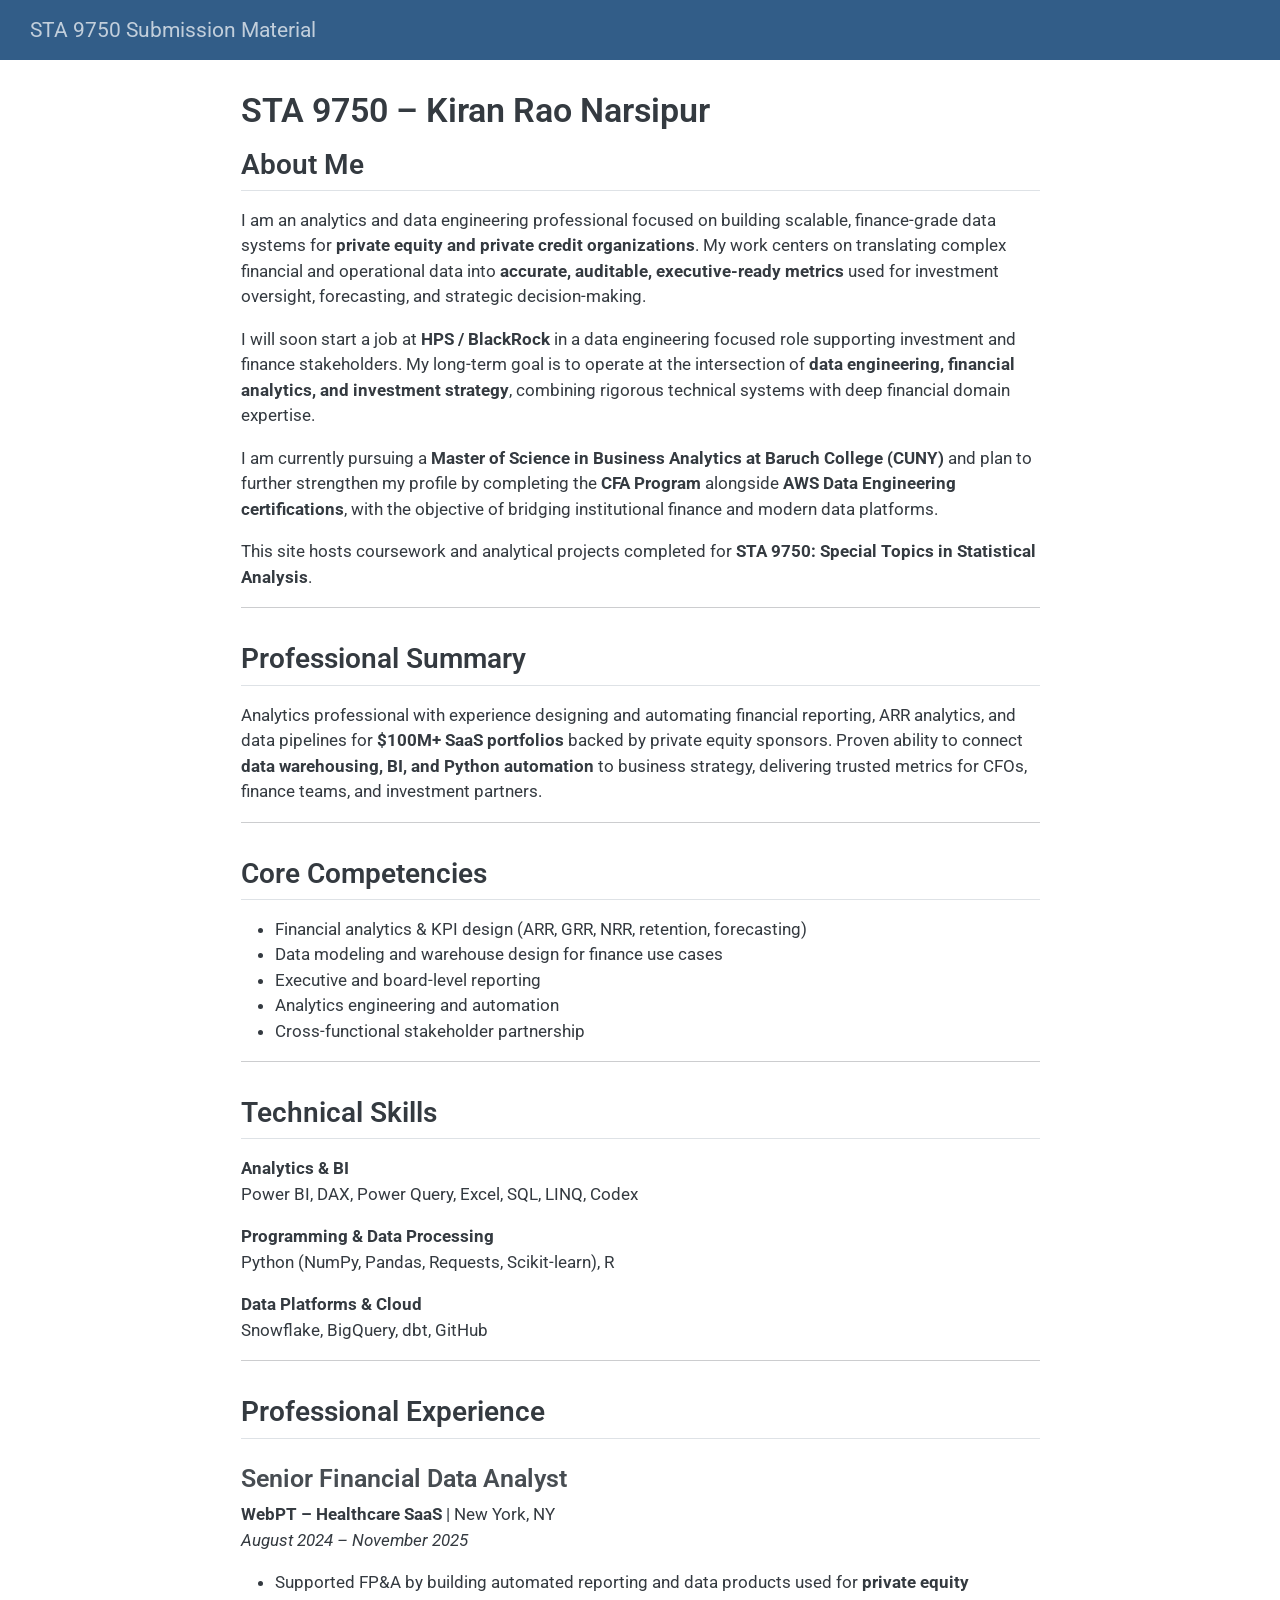
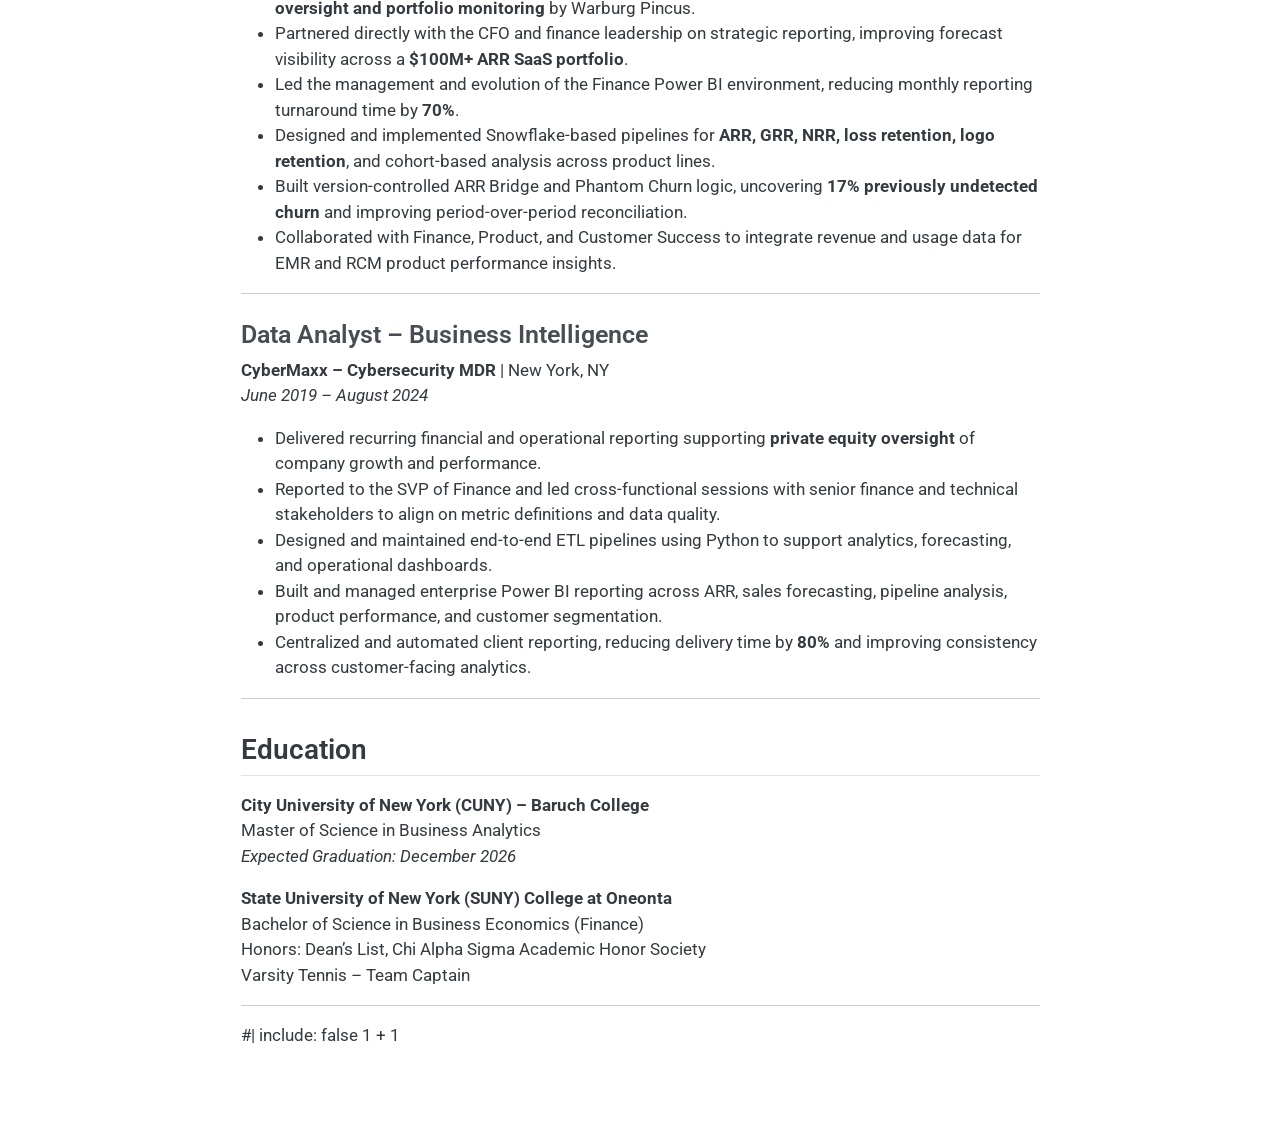
<file: docs/index.html>
<!DOCTYPE html>
<html xmlns="http://www.w3.org/1999/xhtml" lang="en" xml:lang="en"><head>

<meta charset="utf-8">
<meta name="generator" content="quarto-1.8.27">

<meta name="viewport" content="width=device-width, initial-scale=1.0, user-scalable=yes">


<title>STA 9750 – Kiran Rao Narsipur – STA 9750 Submission Material</title>
<style>
code{white-space: pre-wrap;}
span.smallcaps{font-variant: small-caps;}
div.columns{display: flex; gap: min(4vw, 1.5em);}
div.column{flex: auto; overflow-x: auto;}
div.hanging-indent{margin-left: 1.5em; text-indent: -1.5em;}
ul.task-list{list-style: none;}
ul.task-list li input[type="checkbox"] {
  width: 0.8em;
  margin: 0 0.8em 0.2em -1em; /* quarto-specific, see https://github.com/quarto-dev/quarto-cli/issues/4556 */ 
  vertical-align: middle;
}
</style>


<script src="site_libs/quarto-nav/quarto-nav.js"></script>
<script src="site_libs/quarto-nav/headroom.min.js"></script>
<script src="site_libs/clipboard/clipboard.min.js"></script>
<script src="site_libs/quarto-search/autocomplete.umd.js"></script>
<script src="site_libs/quarto-search/fuse.min.js"></script>
<script src="site_libs/quarto-search/quarto-search.js"></script>
<meta name="quarto:offset" content="./">
<script src="site_libs/quarto-html/quarto.js" type="module"></script>
<script src="site_libs/quarto-html/tabsets/tabsets.js" type="module"></script>
<script src="site_libs/quarto-html/axe/axe-check.js" type="module"></script>
<script src="site_libs/quarto-html/popper.min.js"></script>
<script src="site_libs/quarto-html/tippy.umd.min.js"></script>
<script src="site_libs/quarto-html/anchor.min.js"></script>
<link href="site_libs/quarto-html/tippy.css" rel="stylesheet">
<link href="site_libs/quarto-html/quarto-syntax-highlighting-ed96de9b727972fe78a7b5d16c58bf87.css" rel="stylesheet" id="quarto-text-highlighting-styles">
<script src="site_libs/bootstrap/bootstrap.min.js"></script>
<link href="site_libs/bootstrap/bootstrap-icons.css" rel="stylesheet">
<link href="site_libs/bootstrap/bootstrap-8c5ad10b4b6c520e052a64059d9c0edb.min.css" rel="stylesheet" append-hash="true" id="quarto-bootstrap" data-mode="light">
<script id="quarto-search-options" type="application/json">{
  "location": "navbar",
  "copy-button": false,
  "collapse-after": 3,
  "panel-placement": "end",
  "type": "overlay",
  "limit": 50,
  "keyboard-shortcut": [
    "f",
    "/",
    "s"
  ],
  "show-item-context": false,
  "language": {
    "search-no-results-text": "No results",
    "search-matching-documents-text": "matching documents",
    "search-copy-link-title": "Copy link to search",
    "search-hide-matches-text": "Hide additional matches",
    "search-more-match-text": "more match in this document",
    "search-more-matches-text": "more matches in this document",
    "search-clear-button-title": "Clear",
    "search-text-placeholder": "",
    "search-detached-cancel-button-title": "Cancel",
    "search-submit-button-title": "Submit",
    "search-label": "Search"
  }
}</script>


</head>

<body class="nav-fixed fullcontent quarto-light">

<div id="quarto-search-results"></div>
  <header id="quarto-header" class="headroom fixed-top">
    <nav class="navbar navbar-expand-lg " data-bs-theme="dark">
      <div class="navbar-container container-fluid">
      <div class="navbar-brand-container mx-auto">
    <a class="navbar-brand" href="./index.html">
    <span class="navbar-title">STA 9750 Submission Material</span>
    </a>
  </div>
        <div class="quarto-navbar-tools tools-end">
</div>
      </div> <!-- /container-fluid -->
    </nav>
</header>
<!-- content -->
<div id="quarto-content" class="quarto-container page-columns page-rows-contents page-layout-article page-navbar">
<!-- sidebar -->
<!-- margin-sidebar -->
    
<!-- main -->
<main class="content" id="quarto-document-content">

<header id="title-block-header" class="quarto-title-block default">
<div class="quarto-title">
<h1 class="title">STA 9750 – Kiran Rao Narsipur</h1>
</div>



<div class="quarto-title-meta">

    
  
    
  </div>
  


</header>


<section id="about-me" class="level2">
<h2 class="anchored" data-anchor-id="about-me">About Me</h2>
<p>I am an analytics and data engineering professional focused on building scalable, finance-grade data systems for <strong>private equity and private credit organizations</strong>. My work centers on translating complex financial and operational data into <strong>accurate, auditable, executive-ready metrics</strong> used for investment oversight, forecasting, and strategic decision-making.</p>
<p>I will soon start a job at <strong>HPS / BlackRock</strong> in a data engineering focused role supporting investment and finance stakeholders. My long-term goal is to operate at the intersection of <strong>data engineering, financial analytics, and investment strategy</strong>, combining rigorous technical systems with deep financial domain expertise.</p>
<p>I am currently pursuing a <strong>Master of Science in Business Analytics at Baruch College (CUNY)</strong> and plan to further strengthen my profile by completing the <strong>CFA Program</strong> alongside <strong>AWS Data Engineering certifications</strong>, with the objective of bridging institutional finance and modern data platforms.</p>
<p>This site hosts coursework and analytical projects completed for <strong>STA 9750: Special Topics in Statistical Analysis</strong>.</p>
<hr>
</section>
<section id="professional-summary" class="level2">
<h2 class="anchored" data-anchor-id="professional-summary">Professional Summary</h2>
<p>Analytics professional with experience designing and automating financial reporting, ARR analytics, and data pipelines for <strong>$100M+ SaaS portfolios</strong> backed by private equity sponsors. Proven ability to connect <strong>data warehousing, BI, and Python automation</strong> to business strategy, delivering trusted metrics for CFOs, finance teams, and investment partners.</p>
<hr>
</section>
<section id="core-competencies" class="level2">
<h2 class="anchored" data-anchor-id="core-competencies">Core Competencies</h2>
<ul>
<li>Financial analytics &amp; KPI design (ARR, GRR, NRR, retention, forecasting)</li>
<li>Data modeling and warehouse design for finance use cases</li>
<li>Executive and board-level reporting</li>
<li>Analytics engineering and automation</li>
<li>Cross-functional stakeholder partnership</li>
</ul>
<hr>
</section>
<section id="technical-skills" class="level2">
<h2 class="anchored" data-anchor-id="technical-skills">Technical Skills</h2>
<p><strong>Analytics &amp; BI</strong><br>
Power BI, DAX, Power Query, Excel, SQL, LINQ, Codex</p>
<p><strong>Programming &amp; Data Processing</strong><br>
Python (NumPy, Pandas, Requests, Scikit-learn), R</p>
<p><strong>Data Platforms &amp; Cloud</strong><br>
Snowflake, BigQuery, dbt, GitHub</p>
<hr>
</section>
<section id="professional-experience" class="level2">
<h2 class="anchored" data-anchor-id="professional-experience">Professional Experience</h2>
<section id="senior-financial-data-analyst" class="level3">
<h3 class="anchored" data-anchor-id="senior-financial-data-analyst">Senior Financial Data Analyst</h3>
<p><strong>WebPT – Healthcare SaaS</strong> | New York, NY<br>
<em>August 2024 – November 2025</em></p>
<ul>
<li>Supported FP&amp;A by building automated reporting and data products used for <strong>private equity oversight and portfolio monitoring</strong> by Warburg Pincus.<br>
</li>
<li>Partnered directly with the CFO and finance leadership on strategic reporting, improving forecast visibility across a <strong>$100M+ ARR SaaS portfolio</strong>.<br>
</li>
<li>Led the management and evolution of the Finance Power BI environment, reducing monthly reporting turnaround time by <strong>70%</strong>.<br>
</li>
<li>Designed and implemented Snowflake-based pipelines for <strong>ARR, GRR, NRR, loss retention, logo retention</strong>, and cohort-based analysis across product lines.<br>
</li>
<li>Built version-controlled ARR Bridge and Phantom Churn logic, uncovering <strong>17% previously undetected churn</strong> and improving period-over-period reconciliation.<br>
</li>
<li>Collaborated with Finance, Product, and Customer Success to integrate revenue and usage data for EMR and RCM product performance insights.</li>
</ul>
<hr>
</section>
<section id="data-analyst-business-intelligence" class="level3">
<h3 class="anchored" data-anchor-id="data-analyst-business-intelligence">Data Analyst – Business Intelligence</h3>
<p><strong>CyberMaxx – Cybersecurity MDR</strong> | New York, NY<br>
<em>June 2019 – August 2024</em></p>
<ul>
<li>Delivered recurring financial and operational reporting supporting <strong>private equity oversight</strong> of company growth and performance.<br>
</li>
<li>Reported to the SVP of Finance and led cross-functional sessions with senior finance and technical stakeholders to align on metric definitions and data quality.<br>
</li>
<li>Designed and maintained end-to-end ETL pipelines using Python to support analytics, forecasting, and operational dashboards.<br>
</li>
<li>Built and managed enterprise Power BI reporting across ARR, sales forecasting, pipeline analysis, product performance, and customer segmentation.<br>
</li>
<li>Centralized and automated client reporting, reducing delivery time by <strong>80%</strong> and improving consistency across customer-facing analytics.</li>
</ul>
<hr>
</section>
</section>
<section id="education" class="level2">
<h2 class="anchored" data-anchor-id="education">Education</h2>
<p><strong>City University of New York (CUNY) – Baruch College</strong><br>
Master of Science in Business Analytics<br>
<em>Expected Graduation: December 2026</em></p>
<p><strong>State University of New York (SUNY) College at Oneonta</strong><br>
Bachelor of Science in Business Economics (Finance)<br>
Honors: Dean’s List, Chi Alpha Sigma Academic Honor Society<br>
Varsity Tennis – Team Captain</p>
<hr>
<p>#| include: false 1 + 1</p>


</section>

</main> <!-- /main -->
<script id="quarto-html-after-body" type="application/javascript">
  window.document.addEventListener("DOMContentLoaded", function (event) {
    const icon = "";
    const anchorJS = new window.AnchorJS();
    anchorJS.options = {
      placement: 'right',
      icon: icon
    };
    anchorJS.add('.anchored');
    const isCodeAnnotation = (el) => {
      for (const clz of el.classList) {
        if (clz.startsWith('code-annotation-')) {                     
          return true;
        }
      }
      return false;
    }
    const onCopySuccess = function(e) {
      // button target
      const button = e.trigger;
      // don't keep focus
      button.blur();
      // flash "checked"
      button.classList.add('code-copy-button-checked');
      var currentTitle = button.getAttribute("title");
      button.setAttribute("title", "Copied!");
      let tooltip;
      if (window.bootstrap) {
        button.setAttribute("data-bs-toggle", "tooltip");
        button.setAttribute("data-bs-placement", "left");
        button.setAttribute("data-bs-title", "Copied!");
        tooltip = new bootstrap.Tooltip(button, 
          { trigger: "manual", 
            customClass: "code-copy-button-tooltip",
            offset: [0, -8]});
        tooltip.show();    
      }
      setTimeout(function() {
        if (tooltip) {
          tooltip.hide();
          button.removeAttribute("data-bs-title");
          button.removeAttribute("data-bs-toggle");
          button.removeAttribute("data-bs-placement");
        }
        button.setAttribute("title", currentTitle);
        button.classList.remove('code-copy-button-checked');
      }, 1000);
      // clear code selection
      e.clearSelection();
    }
    const getTextToCopy = function(trigger) {
      const outerScaffold = trigger.parentElement.cloneNode(true);
      const codeEl = outerScaffold.querySelector('code');
      for (const childEl of codeEl.children) {
        if (isCodeAnnotation(childEl)) {
          childEl.remove();
        }
      }
      return codeEl.innerText;
    }
    const clipboard = new window.ClipboardJS('.code-copy-button:not([data-in-quarto-modal])', {
      text: getTextToCopy
    });
    clipboard.on('success', onCopySuccess);
    if (window.document.getElementById('quarto-embedded-source-code-modal')) {
      const clipboardModal = new window.ClipboardJS('.code-copy-button[data-in-quarto-modal]', {
        text: getTextToCopy,
        container: window.document.getElementById('quarto-embedded-source-code-modal')
      });
      clipboardModal.on('success', onCopySuccess);
    }
      var localhostRegex = new RegExp(/^(?:http|https):\/\/localhost\:?[0-9]*\//);
      var mailtoRegex = new RegExp(/^mailto:/);
        var filterRegex = new RegExp("https:\/\/Kiran1051998\.github\.io\/STA9750-2026-SPRING\/");
      var isInternal = (href) => {
          return filterRegex.test(href) || localhostRegex.test(href) || mailtoRegex.test(href);
      }
      // Inspect non-navigation links and adorn them if external
     var links = window.document.querySelectorAll('a[href]:not(.nav-link):not(.navbar-brand):not(.toc-action):not(.sidebar-link):not(.sidebar-item-toggle):not(.pagination-link):not(.no-external):not([aria-hidden]):not(.dropdown-item):not(.quarto-navigation-tool):not(.about-link)');
      for (var i=0; i<links.length; i++) {
        const link = links[i];
        if (!isInternal(link.href)) {
          // undo the damage that might have been done by quarto-nav.js in the case of
          // links that we want to consider external
          if (link.dataset.originalHref !== undefined) {
            link.href = link.dataset.originalHref;
          }
        }
      }
    function tippyHover(el, contentFn, onTriggerFn, onUntriggerFn) {
      const config = {
        allowHTML: true,
        maxWidth: 500,
        delay: 100,
        arrow: false,
        appendTo: function(el) {
            return el.parentElement;
        },
        interactive: true,
        interactiveBorder: 10,
        theme: 'quarto',
        placement: 'bottom-start',
      };
      if (contentFn) {
        config.content = contentFn;
      }
      if (onTriggerFn) {
        config.onTrigger = onTriggerFn;
      }
      if (onUntriggerFn) {
        config.onUntrigger = onUntriggerFn;
      }
      window.tippy(el, config); 
    }
    const noterefs = window.document.querySelectorAll('a[role="doc-noteref"]');
    for (var i=0; i<noterefs.length; i++) {
      const ref = noterefs[i];
      tippyHover(ref, function() {
        // use id or data attribute instead here
        let href = ref.getAttribute('data-footnote-href') || ref.getAttribute('href');
        try { href = new URL(href).hash; } catch {}
        const id = href.replace(/^#\/?/, "");
        const note = window.document.getElementById(id);
        if (note) {
          return note.innerHTML;
        } else {
          return "";
        }
      });
    }
    const xrefs = window.document.querySelectorAll('a.quarto-xref');
    const processXRef = (id, note) => {
      // Strip column container classes
      const stripColumnClz = (el) => {
        el.classList.remove("page-full", "page-columns");
        if (el.children) {
          for (const child of el.children) {
            stripColumnClz(child);
          }
        }
      }
      stripColumnClz(note)
      if (id === null || id.startsWith('sec-')) {
        // Special case sections, only their first couple elements
        const container = document.createElement("div");
        if (note.children && note.children.length > 2) {
          container.appendChild(note.children[0].cloneNode(true));
          for (let i = 1; i < note.children.length; i++) {
            const child = note.children[i];
            if (child.tagName === "P" && child.innerText === "") {
              continue;
            } else {
              container.appendChild(child.cloneNode(true));
              break;
            }
          }
          if (window.Quarto?.typesetMath) {
            window.Quarto.typesetMath(container);
          }
          return container.innerHTML
        } else {
          if (window.Quarto?.typesetMath) {
            window.Quarto.typesetMath(note);
          }
          return note.innerHTML;
        }
      } else {
        // Remove any anchor links if they are present
        const anchorLink = note.querySelector('a.anchorjs-link');
        if (anchorLink) {
          anchorLink.remove();
        }
        if (window.Quarto?.typesetMath) {
          window.Quarto.typesetMath(note);
        }
        if (note.classList.contains("callout")) {
          return note.outerHTML;
        } else {
          return note.innerHTML;
        }
      }
    }
    for (var i=0; i<xrefs.length; i++) {
      const xref = xrefs[i];
      tippyHover(xref, undefined, function(instance) {
        instance.disable();
        let url = xref.getAttribute('href');
        let hash = undefined; 
        if (url.startsWith('#')) {
          hash = url;
        } else {
          try { hash = new URL(url).hash; } catch {}
        }
        if (hash) {
          const id = hash.replace(/^#\/?/, "");
          const note = window.document.getElementById(id);
          if (note !== null) {
            try {
              const html = processXRef(id, note.cloneNode(true));
              instance.setContent(html);
            } finally {
              instance.enable();
              instance.show();
            }
          } else {
            // See if we can fetch this
            fetch(url.split('#')[0])
            .then(res => res.text())
            .then(html => {
              const parser = new DOMParser();
              const htmlDoc = parser.parseFromString(html, "text/html");
              const note = htmlDoc.getElementById(id);
              if (note !== null) {
                const html = processXRef(id, note);
                instance.setContent(html);
              } 
            }).finally(() => {
              instance.enable();
              instance.show();
            });
          }
        } else {
          // See if we can fetch a full url (with no hash to target)
          // This is a special case and we should probably do some content thinning / targeting
          fetch(url)
          .then(res => res.text())
          .then(html => {
            const parser = new DOMParser();
            const htmlDoc = parser.parseFromString(html, "text/html");
            const note = htmlDoc.querySelector('main.content');
            if (note !== null) {
              // This should only happen for chapter cross references
              // (since there is no id in the URL)
              // remove the first header
              if (note.children.length > 0 && note.children[0].tagName === "HEADER") {
                note.children[0].remove();
              }
              const html = processXRef(null, note);
              instance.setContent(html);
            } 
          }).finally(() => {
            instance.enable();
            instance.show();
          });
        }
      }, function(instance) {
      });
    }
        let selectedAnnoteEl;
        const selectorForAnnotation = ( cell, annotation) => {
          let cellAttr = 'data-code-cell="' + cell + '"';
          let lineAttr = 'data-code-annotation="' +  annotation + '"';
          const selector = 'span[' + cellAttr + '][' + lineAttr + ']';
          return selector;
        }
        const selectCodeLines = (annoteEl) => {
          const doc = window.document;
          const targetCell = annoteEl.getAttribute("data-target-cell");
          const targetAnnotation = annoteEl.getAttribute("data-target-annotation");
          const annoteSpan = window.document.querySelector(selectorForAnnotation(targetCell, targetAnnotation));
          const lines = annoteSpan.getAttribute("data-code-lines").split(",");
          const lineIds = lines.map((line) => {
            return targetCell + "-" + line;
          })
          let top = null;
          let height = null;
          let parent = null;
          if (lineIds.length > 0) {
              //compute the position of the single el (top and bottom and make a div)
              const el = window.document.getElementById(lineIds[0]);
              top = el.offsetTop;
              height = el.offsetHeight;
              parent = el.parentElement.parentElement;
            if (lineIds.length > 1) {
              const lastEl = window.document.getElementById(lineIds[lineIds.length - 1]);
              const bottom = lastEl.offsetTop + lastEl.offsetHeight;
              height = bottom - top;
            }
            if (top !== null && height !== null && parent !== null) {
              // cook up a div (if necessary) and position it 
              let div = window.document.getElementById("code-annotation-line-highlight");
              if (div === null) {
                div = window.document.createElement("div");
                div.setAttribute("id", "code-annotation-line-highlight");
                div.style.position = 'absolute';
                parent.appendChild(div);
              }
              div.style.top = top - 2 + "px";
              div.style.height = height + 4 + "px";
              div.style.left = 0;
              let gutterDiv = window.document.getElementById("code-annotation-line-highlight-gutter");
              if (gutterDiv === null) {
                gutterDiv = window.document.createElement("div");
                gutterDiv.setAttribute("id", "code-annotation-line-highlight-gutter");
                gutterDiv.style.position = 'absolute';
                const codeCell = window.document.getElementById(targetCell);
                const gutter = codeCell.querySelector('.code-annotation-gutter');
                gutter.appendChild(gutterDiv);
              }
              gutterDiv.style.top = top - 2 + "px";
              gutterDiv.style.height = height + 4 + "px";
            }
            selectedAnnoteEl = annoteEl;
          }
        };
        const unselectCodeLines = () => {
          const elementsIds = ["code-annotation-line-highlight", "code-annotation-line-highlight-gutter"];
          elementsIds.forEach((elId) => {
            const div = window.document.getElementById(elId);
            if (div) {
              div.remove();
            }
          });
          selectedAnnoteEl = undefined;
        };
          // Handle positioning of the toggle
      window.addEventListener(
        "resize",
        throttle(() => {
          elRect = undefined;
          if (selectedAnnoteEl) {
            selectCodeLines(selectedAnnoteEl);
          }
        }, 10)
      );
      function throttle(fn, ms) {
      let throttle = false;
      let timer;
        return (...args) => {
          if(!throttle) { // first call gets through
              fn.apply(this, args);
              throttle = true;
          } else { // all the others get throttled
              if(timer) clearTimeout(timer); // cancel #2
              timer = setTimeout(() => {
                fn.apply(this, args);
                timer = throttle = false;
              }, ms);
          }
        };
      }
        // Attach click handler to the DT
        const annoteDls = window.document.querySelectorAll('dt[data-target-cell]');
        for (const annoteDlNode of annoteDls) {
          annoteDlNode.addEventListener('click', (event) => {
            const clickedEl = event.target;
            if (clickedEl !== selectedAnnoteEl) {
              unselectCodeLines();
              const activeEl = window.document.querySelector('dt[data-target-cell].code-annotation-active');
              if (activeEl) {
                activeEl.classList.remove('code-annotation-active');
              }
              selectCodeLines(clickedEl);
              clickedEl.classList.add('code-annotation-active');
            } else {
              // Unselect the line
              unselectCodeLines();
              clickedEl.classList.remove('code-annotation-active');
            }
          });
        }
    const findCites = (el) => {
      const parentEl = el.parentElement;
      if (parentEl) {
        const cites = parentEl.dataset.cites;
        if (cites) {
          return {
            el,
            cites: cites.split(' ')
          };
        } else {
          return findCites(el.parentElement)
        }
      } else {
        return undefined;
      }
    };
    var bibliorefs = window.document.querySelectorAll('a[role="doc-biblioref"]');
    for (var i=0; i<bibliorefs.length; i++) {
      const ref = bibliorefs[i];
      const citeInfo = findCites(ref);
      if (citeInfo) {
        tippyHover(citeInfo.el, function() {
          var popup = window.document.createElement('div');
          citeInfo.cites.forEach(function(cite) {
            var citeDiv = window.document.createElement('div');
            citeDiv.classList.add('hanging-indent');
            citeDiv.classList.add('csl-entry');
            var biblioDiv = window.document.getElementById('ref-' + cite);
            if (biblioDiv) {
              citeDiv.innerHTML = biblioDiv.innerHTML;
            }
            popup.appendChild(citeDiv);
          });
          return popup.innerHTML;
        });
      }
    }
  });
  </script>
</div> <!-- /content -->




</body></html>
</file>
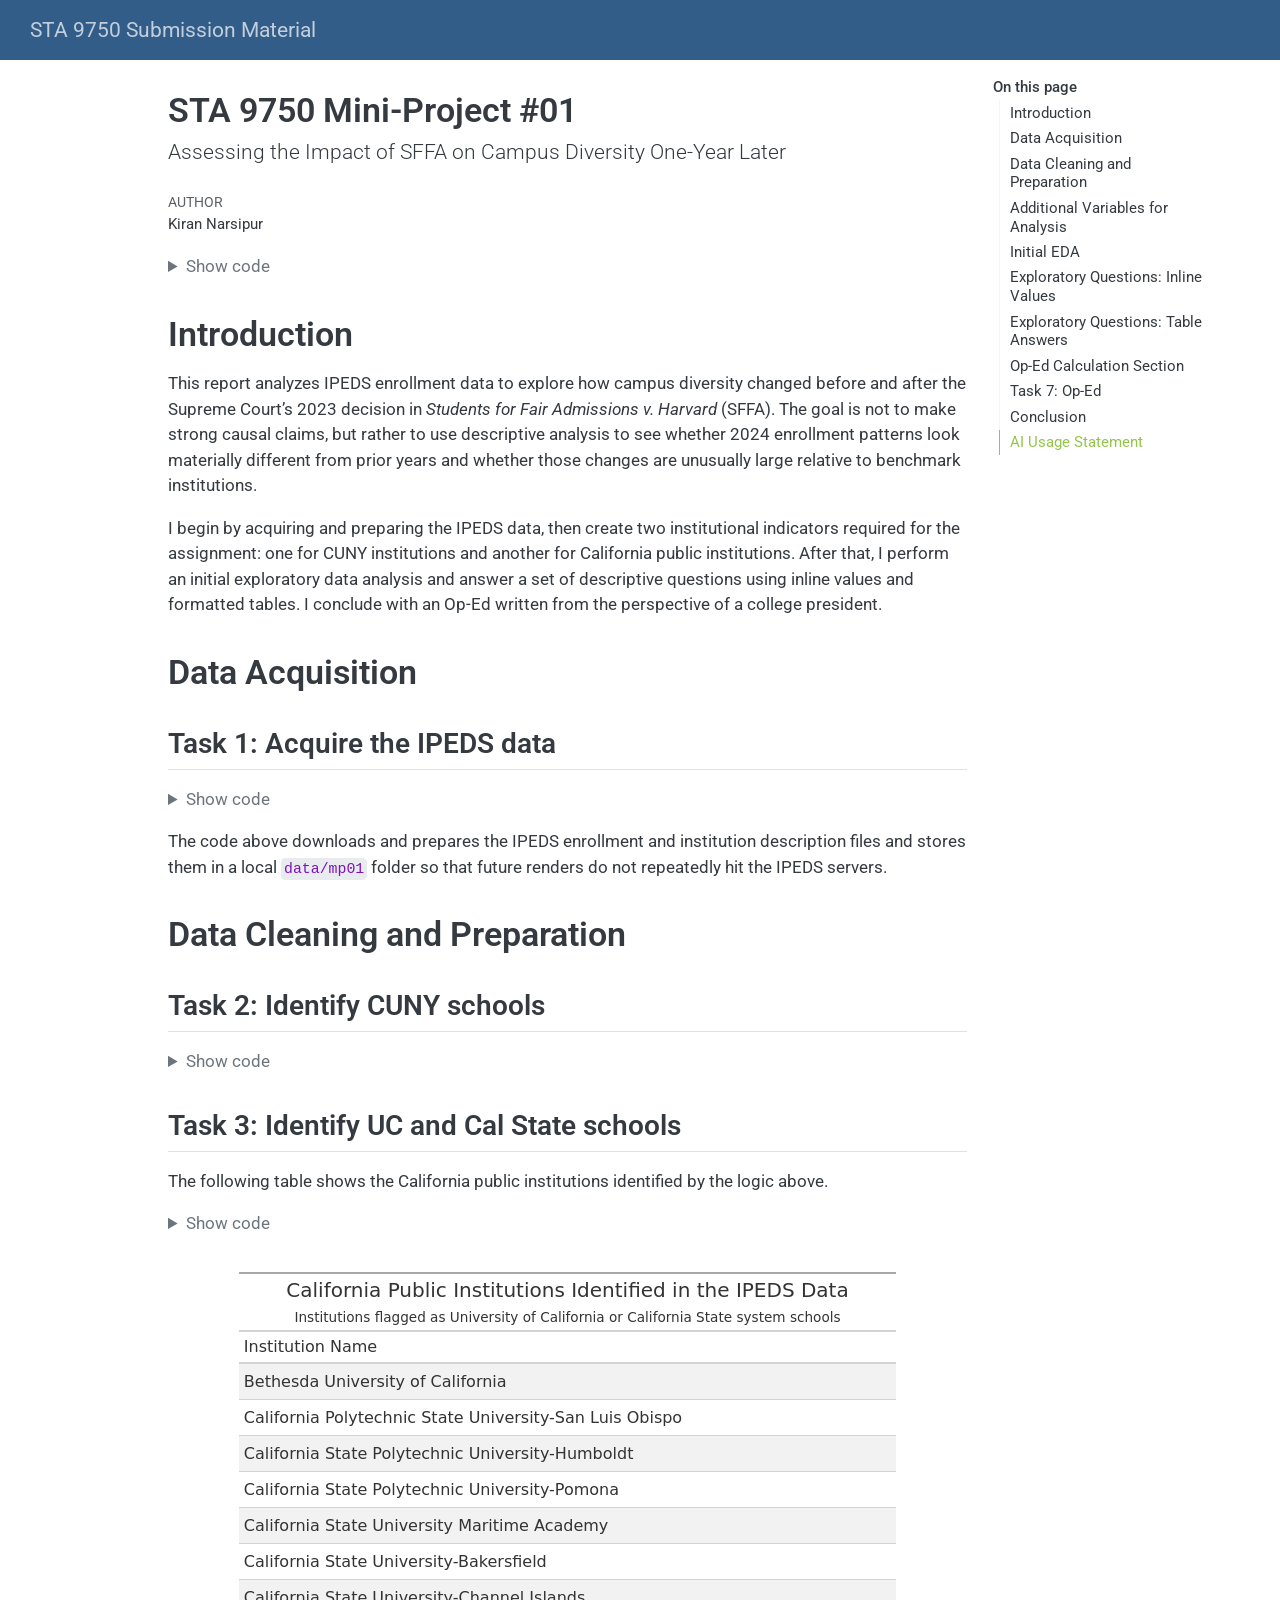
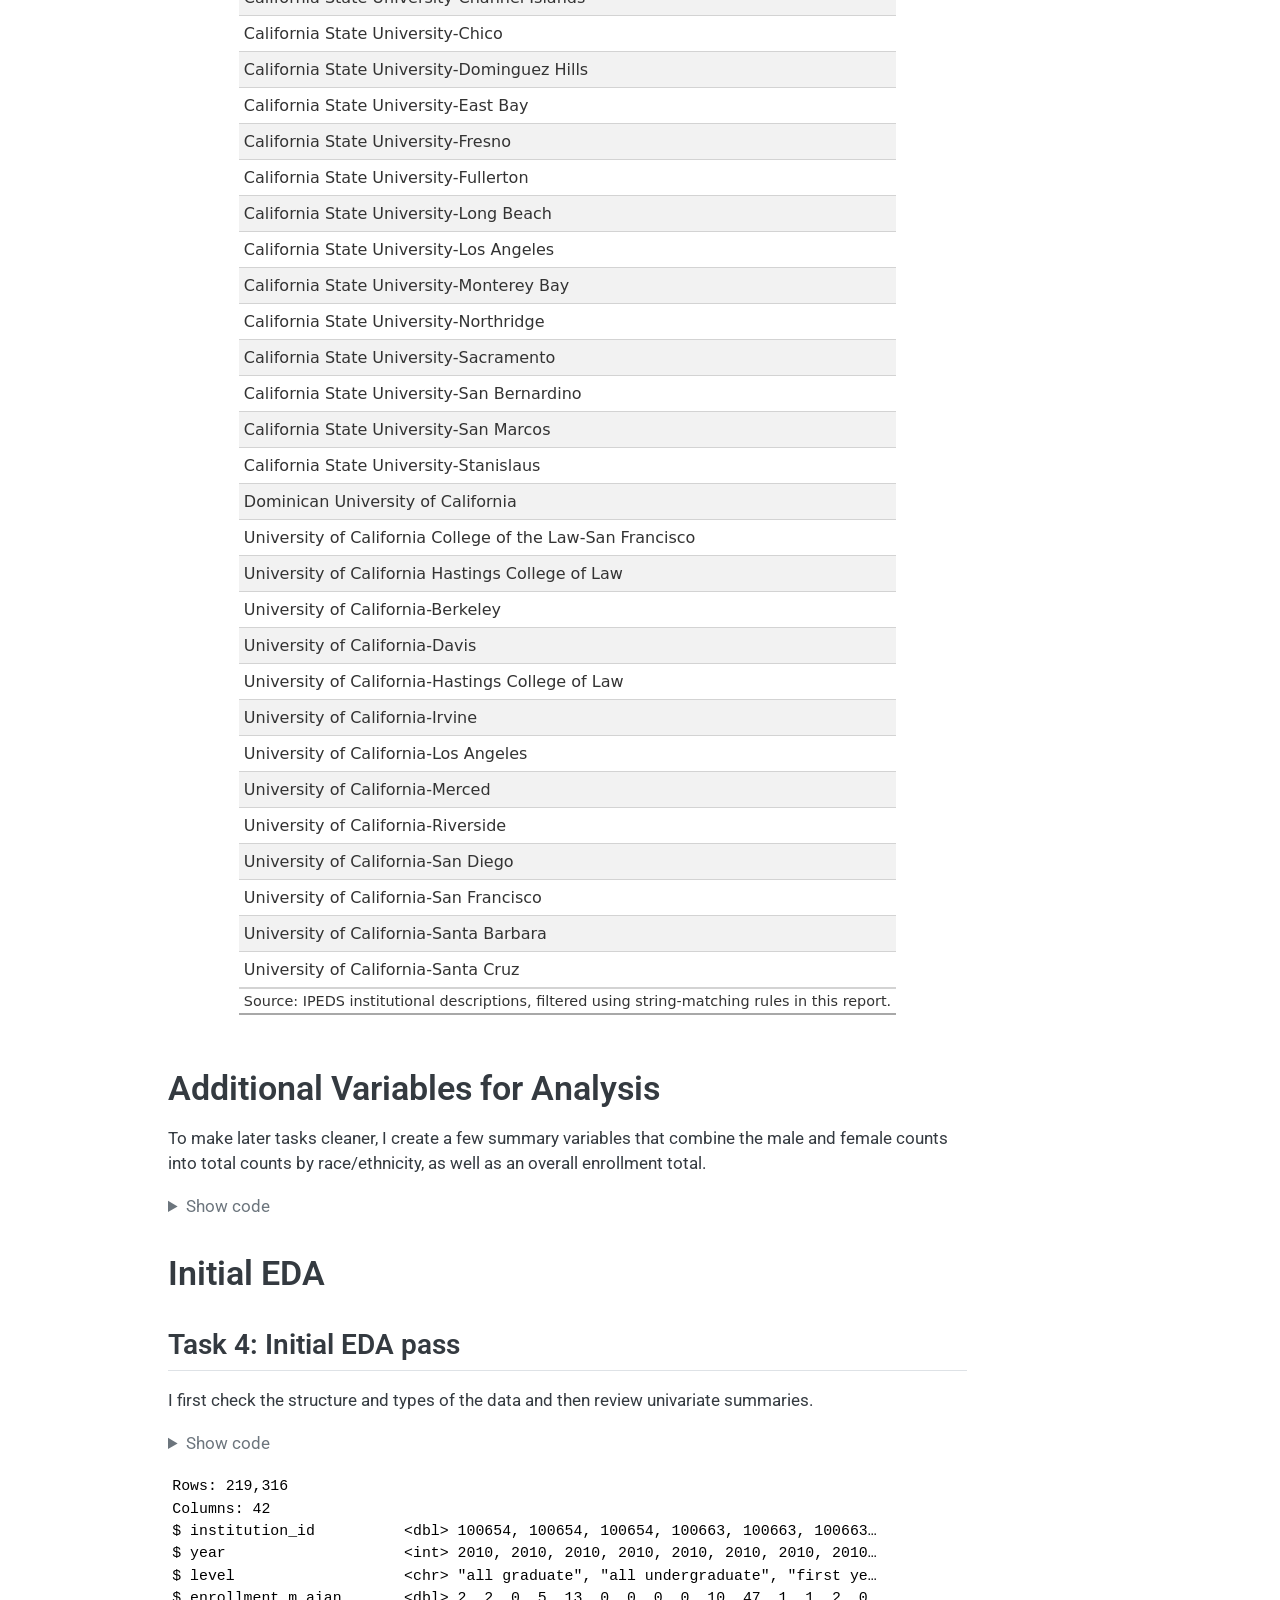
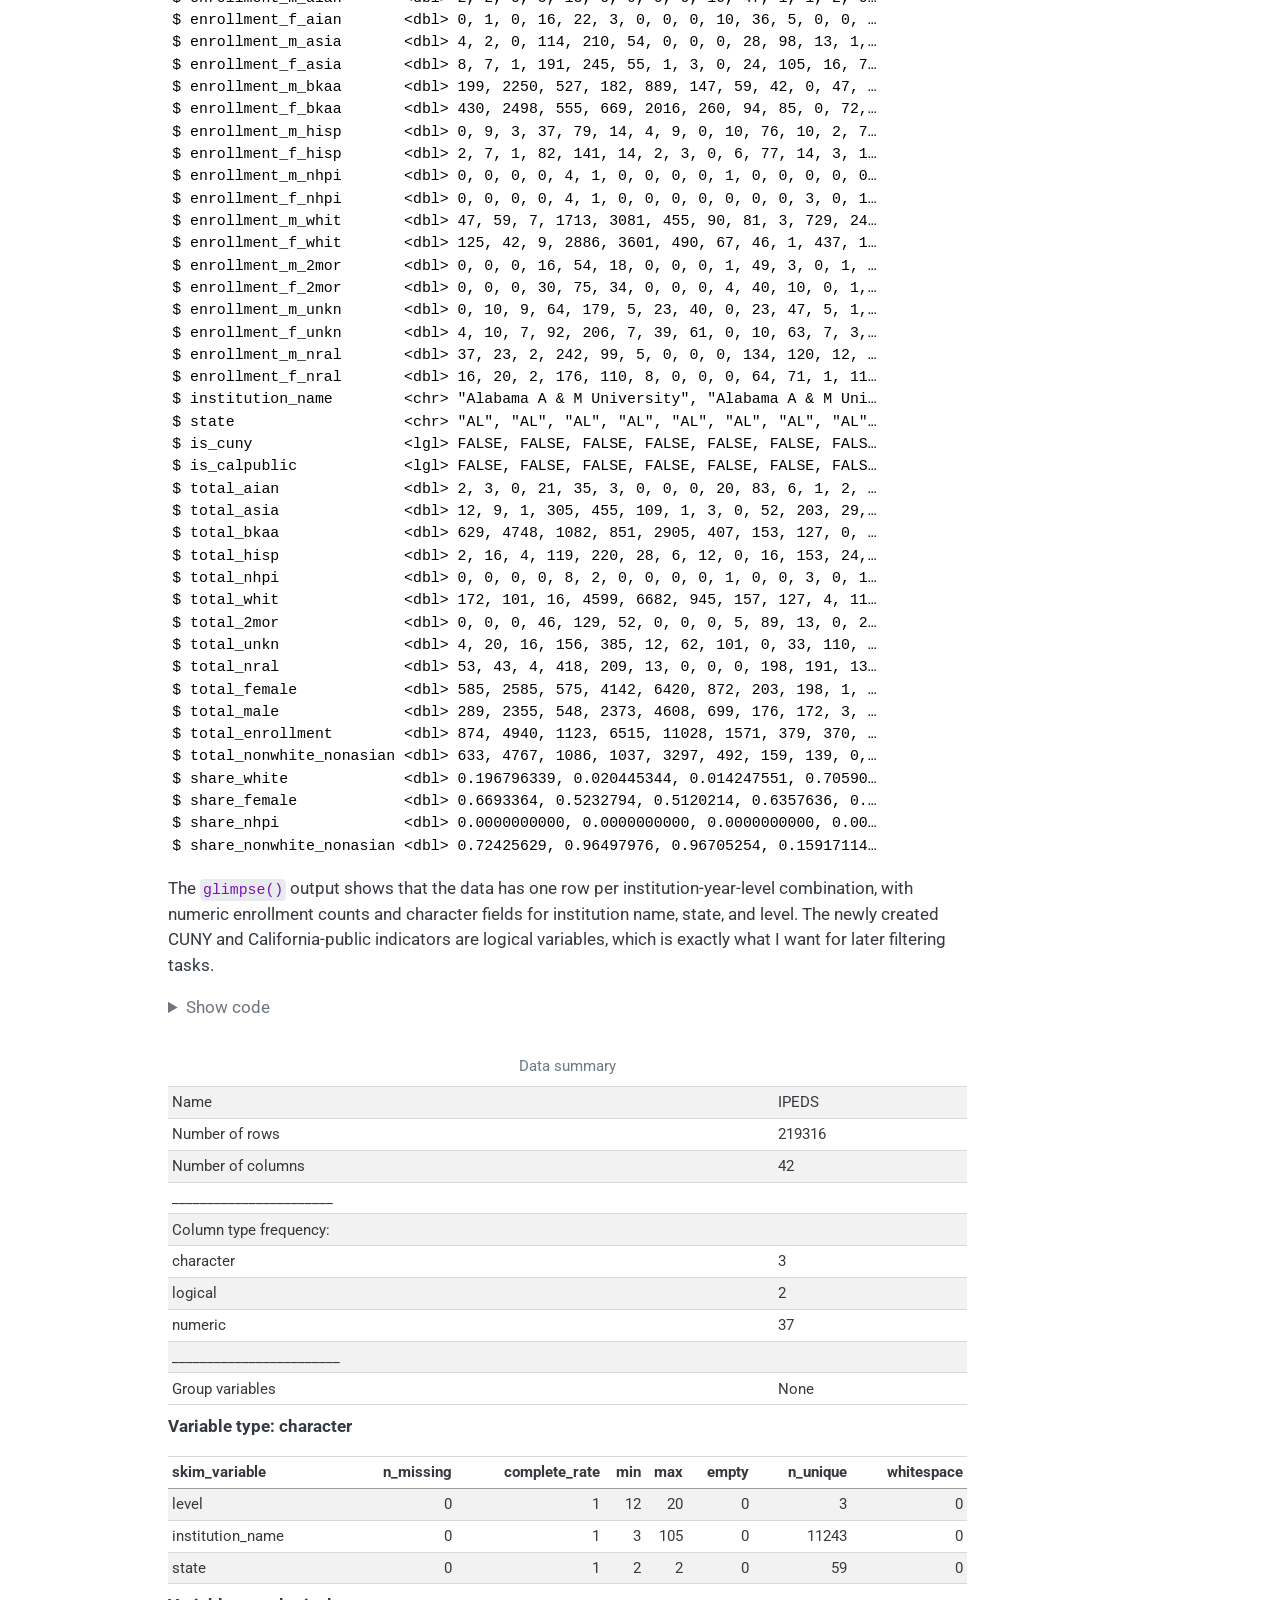
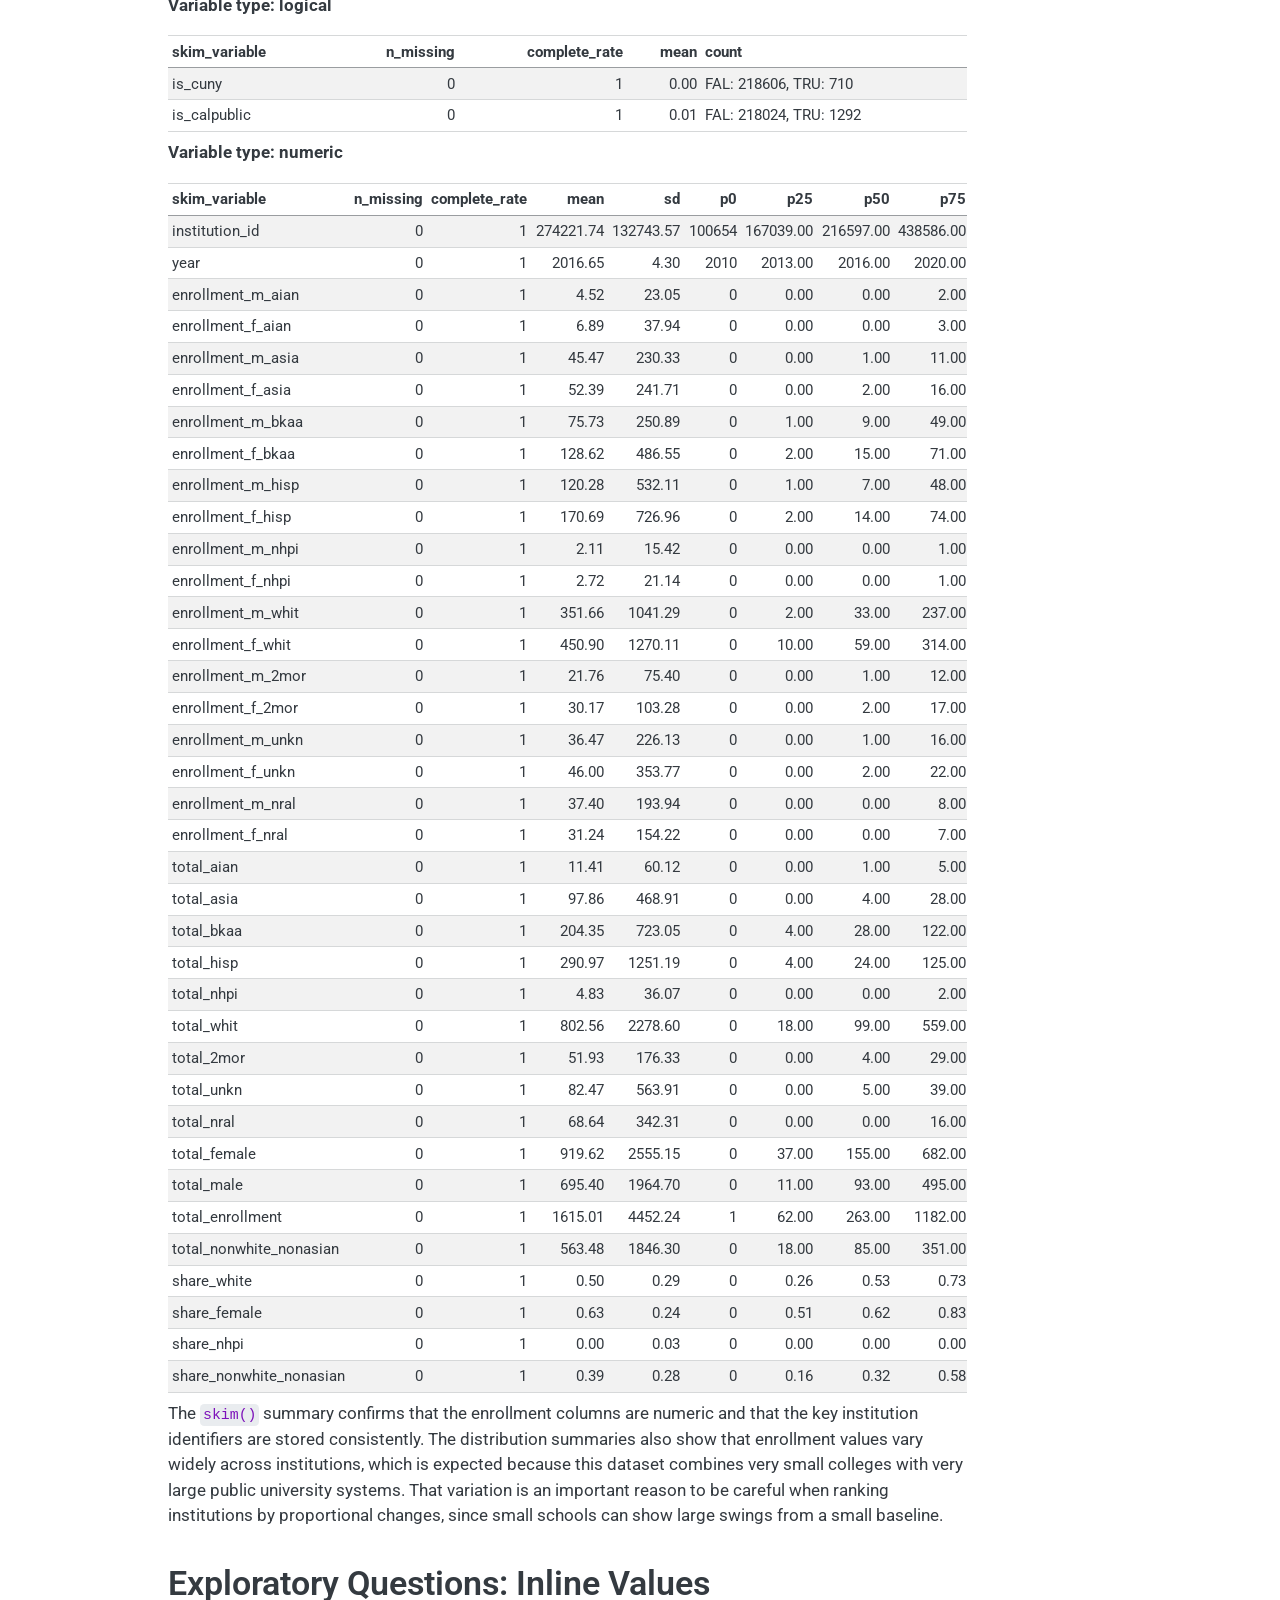
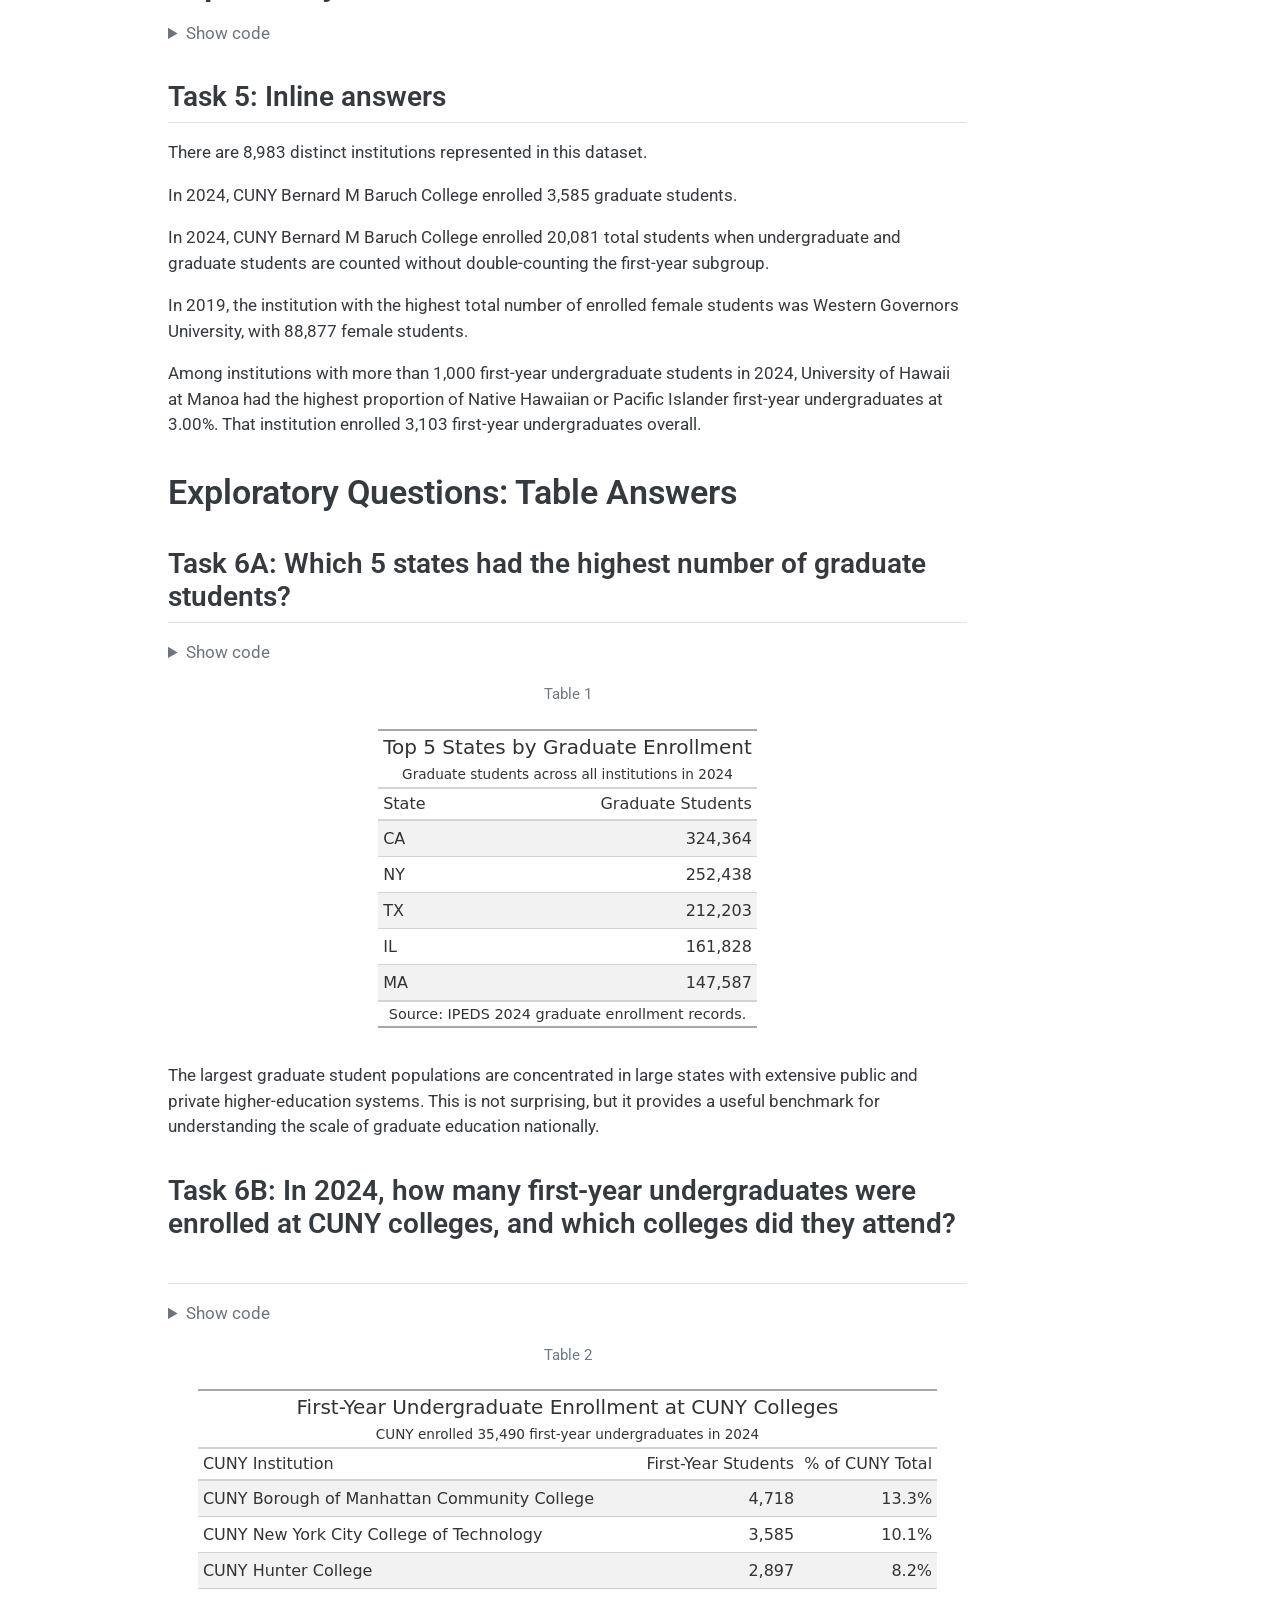
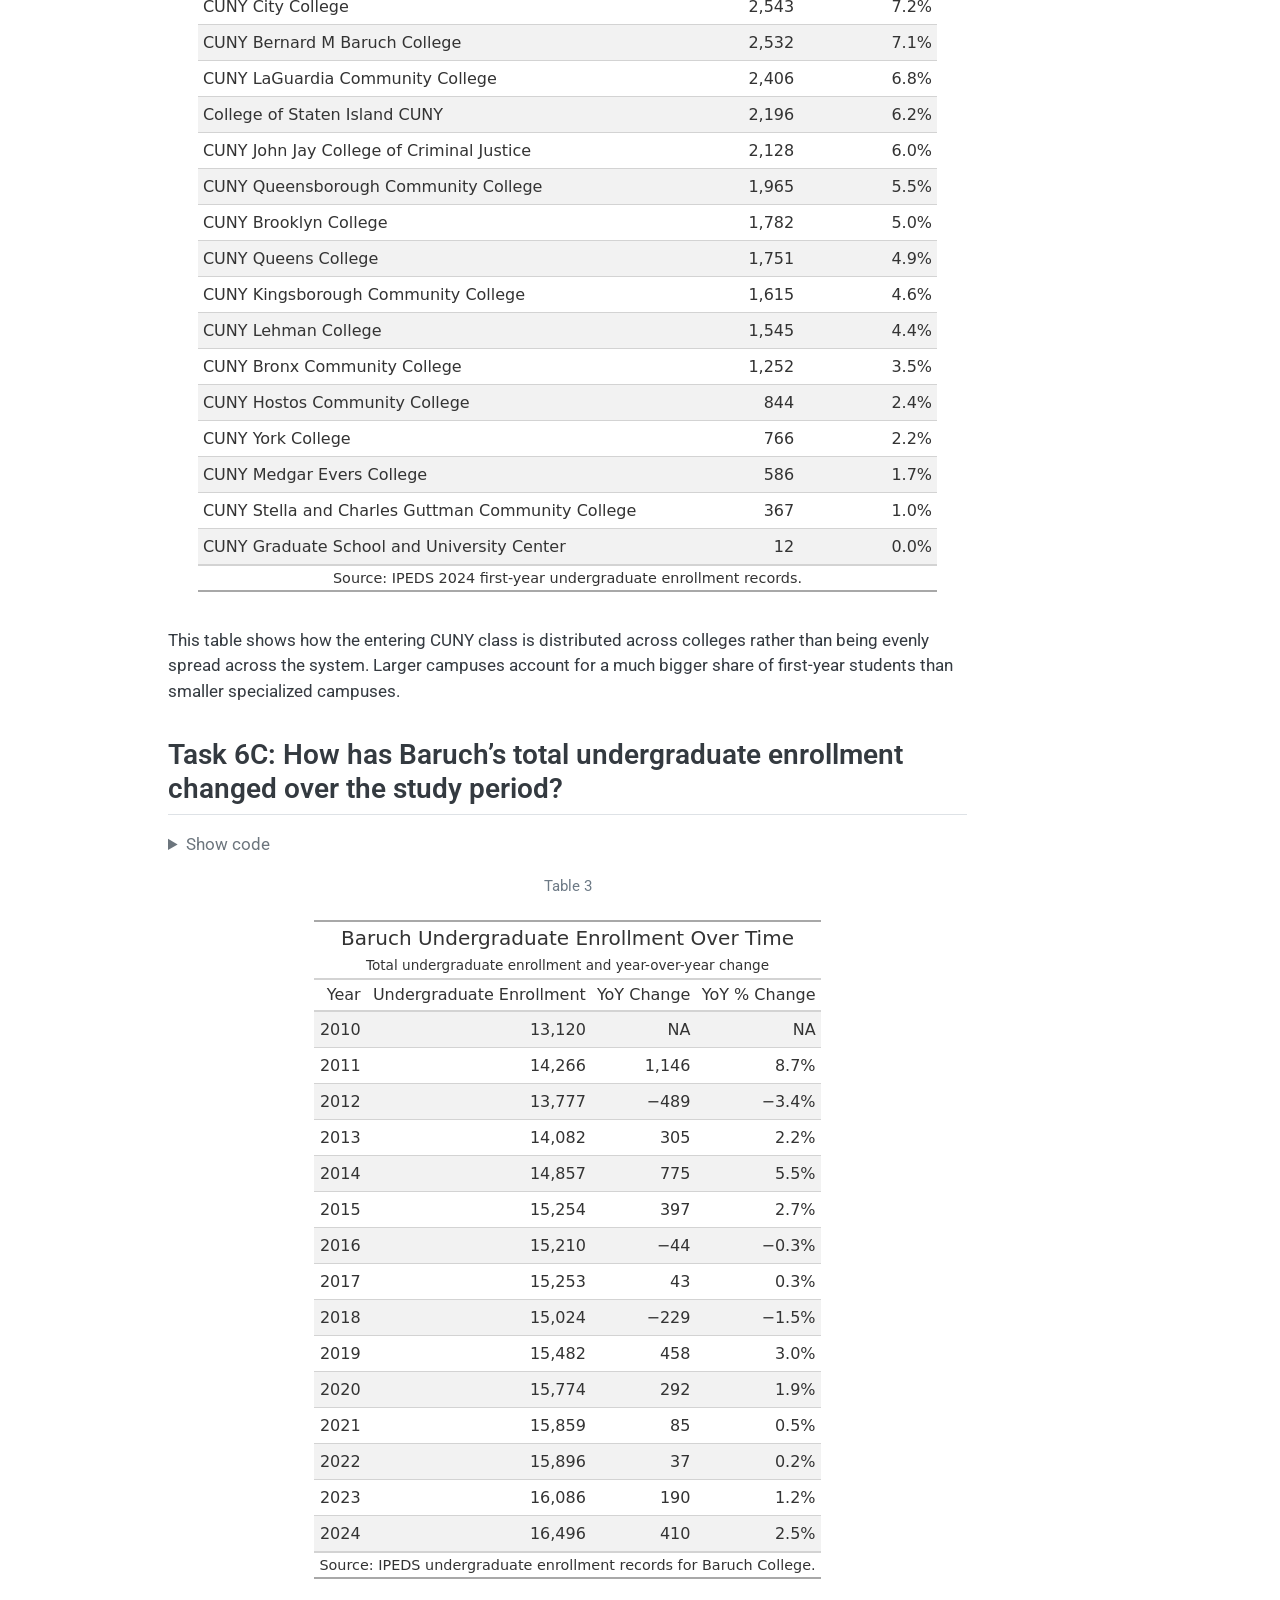
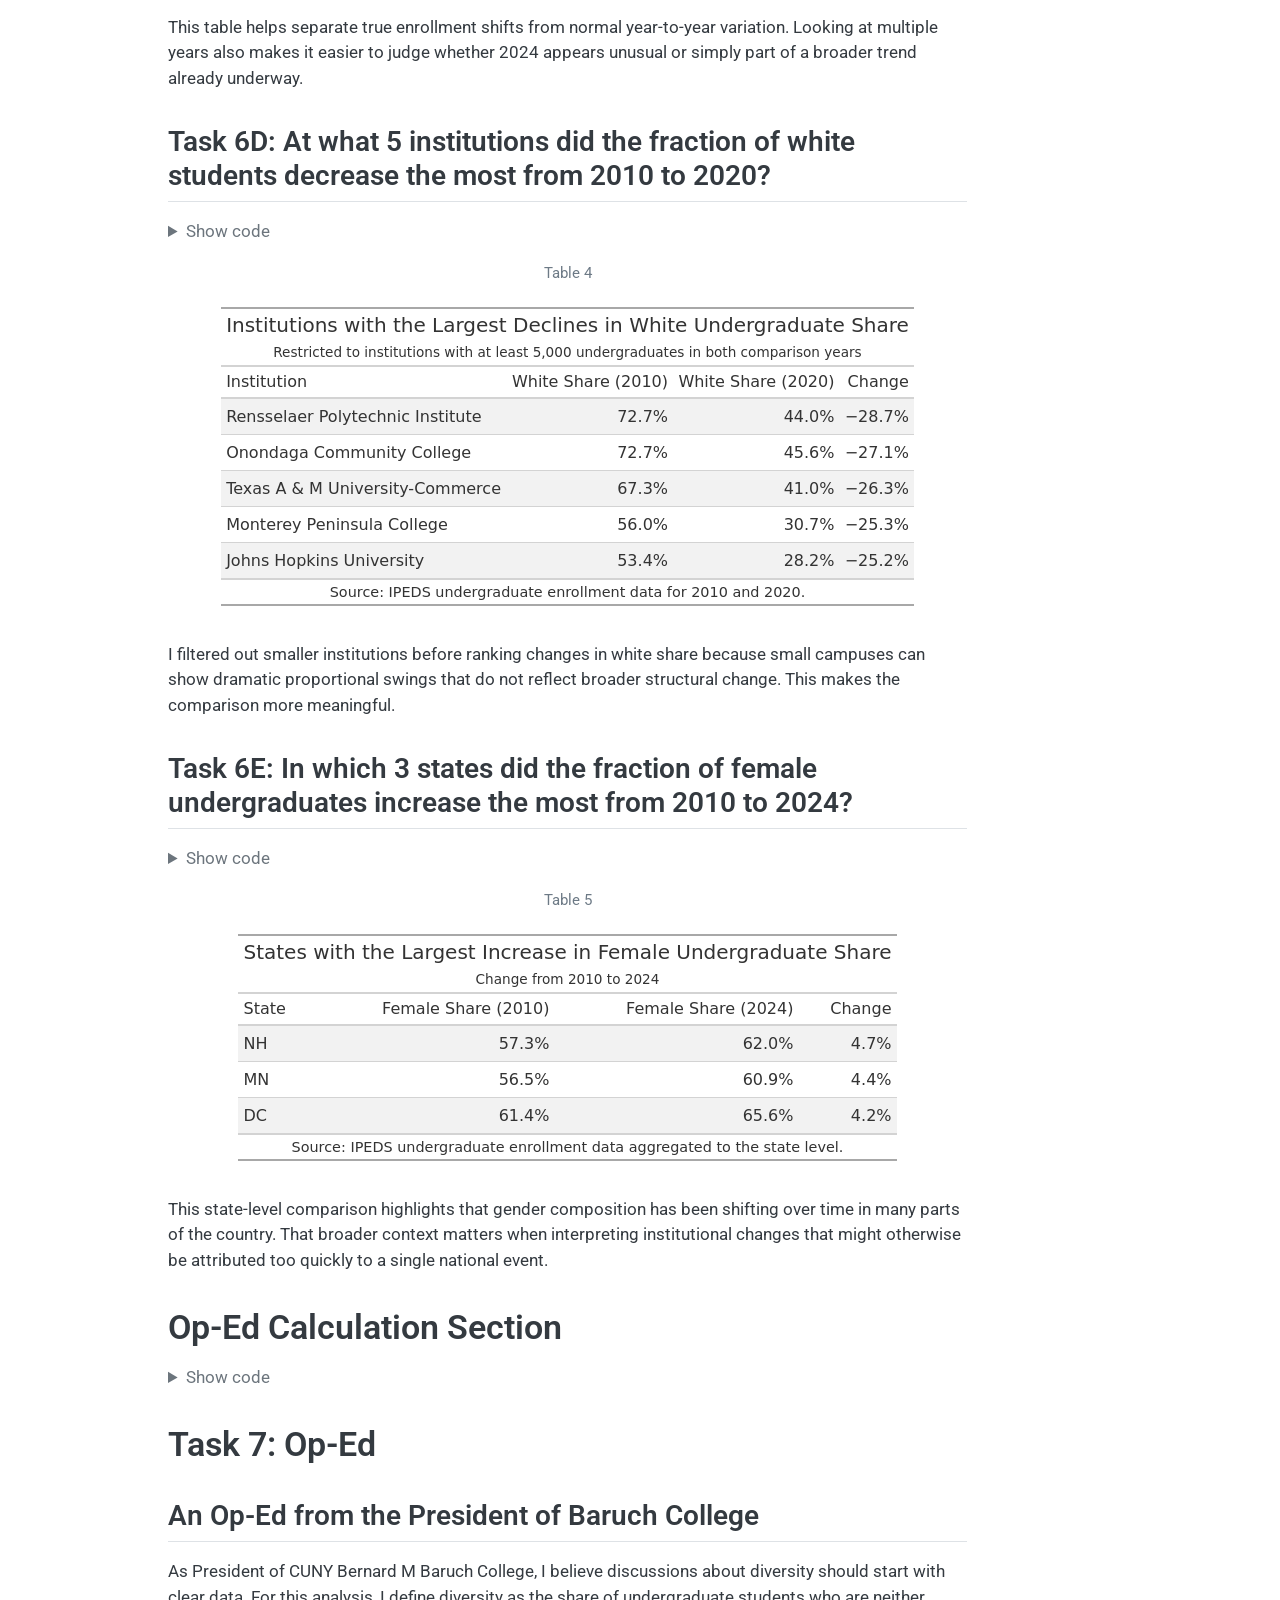
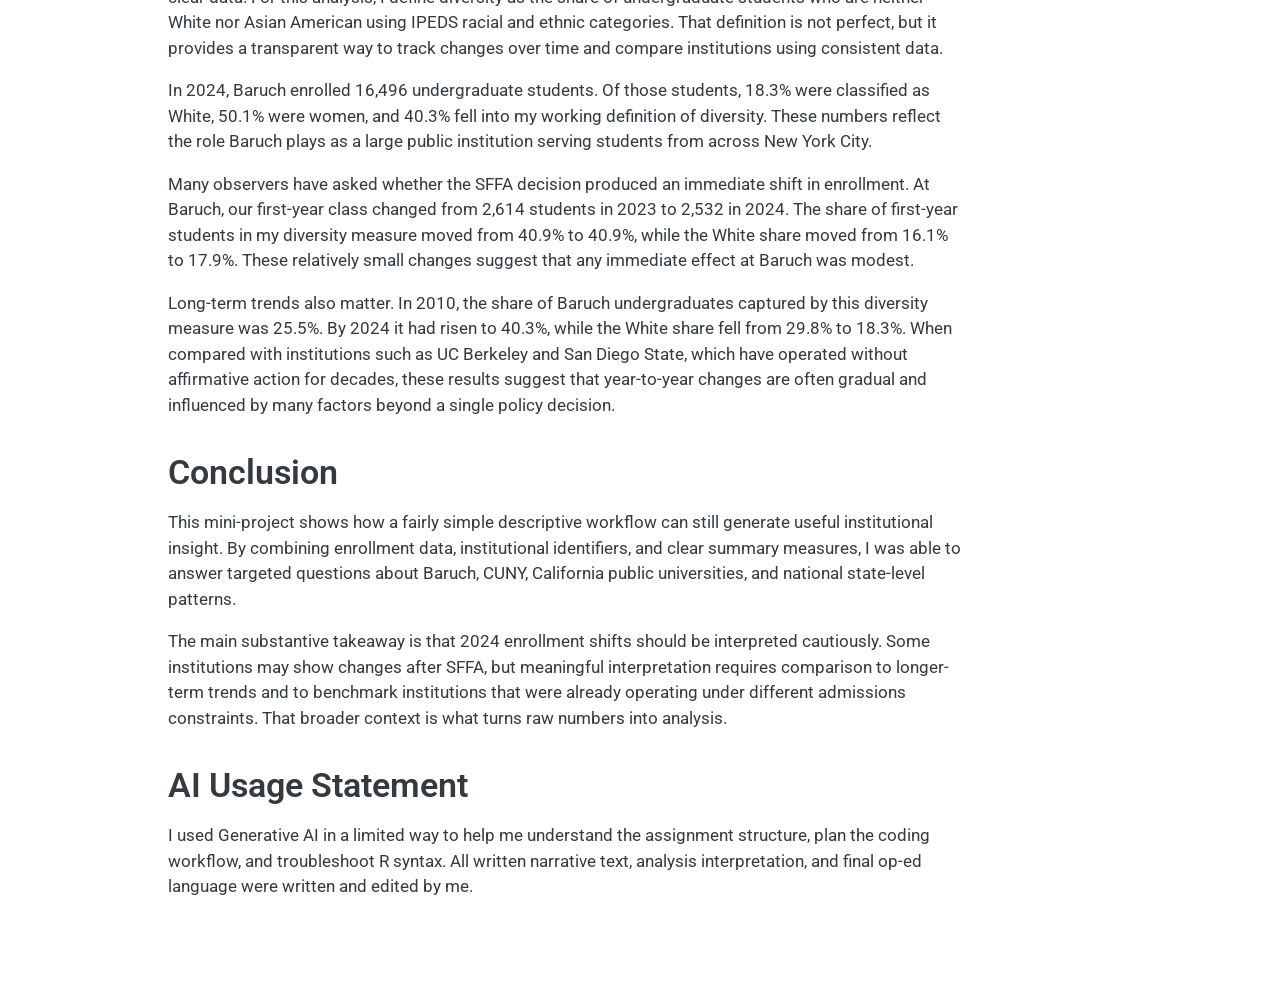
<file: docs/mp01.html>
<!DOCTYPE html>
<html xmlns="http://www.w3.org/1999/xhtml" lang="en" xml:lang="en"><head>

<meta charset="utf-8">
<meta name="generator" content="quarto-1.8.27">

<meta name="viewport" content="width=device-width, initial-scale=1.0, user-scalable=yes">

<meta name="author" content="Kiran Narsipur">

<title>STA 9750 Mini-Project #01 – STA 9750 Submission Material</title>
<style>
code{white-space: pre-wrap;}
span.smallcaps{font-variant: small-caps;}
div.columns{display: flex; gap: min(4vw, 1.5em);}
div.column{flex: auto; overflow-x: auto;}
div.hanging-indent{margin-left: 1.5em; text-indent: -1.5em;}
ul.task-list{list-style: none;}
ul.task-list li input[type="checkbox"] {
  width: 0.8em;
  margin: 0 0.8em 0.2em -1em; /* quarto-specific, see https://github.com/quarto-dev/quarto-cli/issues/4556 */ 
  vertical-align: middle;
}
/* CSS for syntax highlighting */
html { -webkit-text-size-adjust: 100%; }
pre > code.sourceCode { white-space: pre; position: relative; }
pre > code.sourceCode > span { display: inline-block; line-height: 1.25; }
pre > code.sourceCode > span:empty { height: 1.2em; }
.sourceCode { overflow: visible; }
code.sourceCode > span { color: inherit; text-decoration: inherit; }
div.sourceCode { margin: 1em 0; }
pre.sourceCode { margin: 0; }
@media screen {
div.sourceCode { overflow: auto; }
}
@media print {
pre > code.sourceCode { white-space: pre-wrap; }
pre > code.sourceCode > span { text-indent: -5em; padding-left: 5em; }
}
pre.numberSource code
  { counter-reset: source-line 0; }
pre.numberSource code > span
  { position: relative; left: -4em; counter-increment: source-line; }
pre.numberSource code > span > a:first-child::before
  { content: counter(source-line);
    position: relative; left: -1em; text-align: right; vertical-align: baseline;
    border: none; display: inline-block;
    -webkit-touch-callout: none; -webkit-user-select: none;
    -khtml-user-select: none; -moz-user-select: none;
    -ms-user-select: none; user-select: none;
    padding: 0 4px; width: 4em;
  }
pre.numberSource { margin-left: 3em;  padding-left: 4px; }
div.sourceCode
  {   }
@media screen {
pre > code.sourceCode > span > a:first-child::before { text-decoration: underline; }
}
</style>


<script src="site_libs/quarto-nav/quarto-nav.js"></script>
<script src="site_libs/quarto-nav/headroom.min.js"></script>
<script src="site_libs/clipboard/clipboard.min.js"></script>
<script src="site_libs/quarto-search/autocomplete.umd.js"></script>
<script src="site_libs/quarto-search/fuse.min.js"></script>
<script src="site_libs/quarto-search/quarto-search.js"></script>
<meta name="quarto:offset" content="./">
<script src="site_libs/quarto-html/quarto.js" type="module"></script>
<script src="site_libs/quarto-html/tabsets/tabsets.js" type="module"></script>
<script src="site_libs/quarto-html/axe/axe-check.js" type="module"></script>
<script src="site_libs/quarto-html/popper.min.js"></script>
<script src="site_libs/quarto-html/tippy.umd.min.js"></script>
<script src="site_libs/quarto-html/anchor.min.js"></script>
<link href="site_libs/quarto-html/tippy.css" rel="stylesheet">
<link href="site_libs/quarto-html/quarto-syntax-highlighting-ed96de9b727972fe78a7b5d16c58bf87.css" rel="stylesheet" id="quarto-text-highlighting-styles">
<script src="site_libs/bootstrap/bootstrap.min.js"></script>
<link href="site_libs/bootstrap/bootstrap-icons.css" rel="stylesheet">
<link href="site_libs/bootstrap/bootstrap-8c5ad10b4b6c520e052a64059d9c0edb.min.css" rel="stylesheet" append-hash="true" id="quarto-bootstrap" data-mode="light">
<script id="quarto-search-options" type="application/json">{
  "location": "navbar",
  "copy-button": false,
  "collapse-after": 3,
  "panel-placement": "end",
  "type": "overlay",
  "limit": 50,
  "keyboard-shortcut": [
    "f",
    "/",
    "s"
  ],
  "show-item-context": false,
  "language": {
    "search-no-results-text": "No results",
    "search-matching-documents-text": "matching documents",
    "search-copy-link-title": "Copy link to search",
    "search-hide-matches-text": "Hide additional matches",
    "search-more-match-text": "more match in this document",
    "search-more-matches-text": "more matches in this document",
    "search-clear-button-title": "Clear",
    "search-text-placeholder": "",
    "search-detached-cancel-button-title": "Cancel",
    "search-submit-button-title": "Submit",
    "search-label": "Search"
  }
}</script>
<link href="site_libs/pagedtable-1.1/css/pagedtable.css" rel="stylesheet">

<script src="site_libs/pagedtable-1.1/js/pagedtable.js"></script>



</head>

<body class="nav-fixed quarto-light">

<div id="quarto-search-results"></div>
  <header id="quarto-header" class="headroom fixed-top">
    <nav class="navbar navbar-expand-lg " data-bs-theme="dark">
      <div class="navbar-container container-fluid">
      <div class="navbar-brand-container mx-auto">
    <a class="navbar-brand" href="./index.html">
    <span class="navbar-title">STA 9750 Submission Material</span>
    </a>
  </div>
        <div class="quarto-navbar-tools tools-end">
</div>
      </div> <!-- /container-fluid -->
    </nav>
</header>
<!-- content -->
<div id="quarto-content" class="quarto-container page-columns page-rows-contents page-layout-article page-navbar">
<!-- sidebar -->
<!-- margin-sidebar -->
    <div id="quarto-margin-sidebar" class="sidebar margin-sidebar">
        <nav id="TOC" role="doc-toc" class="toc-active">
    <h2 id="toc-title">On this page</h2>
   
  <ul>
  <li><a href="#introduction" id="toc-introduction" class="nav-link active" data-scroll-target="#introduction">Introduction</a></li>
  <li><a href="#data-acquisition" id="toc-data-acquisition" class="nav-link" data-scroll-target="#data-acquisition">Data Acquisition</a>
  <ul class="collapse">
  <li><a href="#task-1-acquire-the-ipeds-data" id="toc-task-1-acquire-the-ipeds-data" class="nav-link" data-scroll-target="#task-1-acquire-the-ipeds-data">Task 1: Acquire the IPEDS data</a></li>
  </ul></li>
  <li><a href="#data-cleaning-and-preparation" id="toc-data-cleaning-and-preparation" class="nav-link" data-scroll-target="#data-cleaning-and-preparation">Data Cleaning and Preparation</a>
  <ul class="collapse">
  <li><a href="#task-2-identify-cuny-schools" id="toc-task-2-identify-cuny-schools" class="nav-link" data-scroll-target="#task-2-identify-cuny-schools">Task 2: Identify CUNY schools</a></li>
  <li><a href="#task-3-identify-uc-and-cal-state-schools" id="toc-task-3-identify-uc-and-cal-state-schools" class="nav-link" data-scroll-target="#task-3-identify-uc-and-cal-state-schools">Task 3: Identify UC and Cal State schools</a></li>
  </ul></li>
  <li><a href="#additional-variables-for-analysis" id="toc-additional-variables-for-analysis" class="nav-link" data-scroll-target="#additional-variables-for-analysis">Additional Variables for Analysis</a></li>
  <li><a href="#initial-eda" id="toc-initial-eda" class="nav-link" data-scroll-target="#initial-eda">Initial EDA</a>
  <ul class="collapse">
  <li><a href="#task-4-initial-eda-pass" id="toc-task-4-initial-eda-pass" class="nav-link" data-scroll-target="#task-4-initial-eda-pass">Task 4: Initial EDA pass</a></li>
  </ul></li>
  <li><a href="#exploratory-questions-inline-values" id="toc-exploratory-questions-inline-values" class="nav-link" data-scroll-target="#exploratory-questions-inline-values">Exploratory Questions: Inline Values</a>
  <ul class="collapse">
  <li><a href="#task-5-inline-answers" id="toc-task-5-inline-answers" class="nav-link" data-scroll-target="#task-5-inline-answers">Task 5: Inline answers</a></li>
  </ul></li>
  <li><a href="#exploratory-questions-table-answers" id="toc-exploratory-questions-table-answers" class="nav-link" data-scroll-target="#exploratory-questions-table-answers">Exploratory Questions: Table Answers</a>
  <ul class="collapse">
  <li><a href="#task-6a-which-5-states-had-the-highest-number-of-graduate-students" id="toc-task-6a-which-5-states-had-the-highest-number-of-graduate-students" class="nav-link" data-scroll-target="#task-6a-which-5-states-had-the-highest-number-of-graduate-students">Task 6A: Which 5 states had the highest number of graduate students?</a></li>
  <li><a href="#task-6b-in-2024-how-many-first-year-undergraduates-were-enrolled-at-cuny-colleges-and-which-colleges-did-they-attend" id="toc-task-6b-in-2024-how-many-first-year-undergraduates-were-enrolled-at-cuny-colleges-and-which-colleges-did-they-attend" class="nav-link" data-scroll-target="#task-6b-in-2024-how-many-first-year-undergraduates-were-enrolled-at-cuny-colleges-and-which-colleges-did-they-attend">Task 6B: In 2024, how many first-year undergraduates were enrolled at CUNY colleges, and which colleges did they attend?</a></li>
  <li><a href="#task-6c-how-has-baruchs-total-undergraduate-enrollment-changed-over-the-study-period" id="toc-task-6c-how-has-baruchs-total-undergraduate-enrollment-changed-over-the-study-period" class="nav-link" data-scroll-target="#task-6c-how-has-baruchs-total-undergraduate-enrollment-changed-over-the-study-period">Task 6C: How has Baruch’s total undergraduate enrollment changed over the study period?</a></li>
  <li><a href="#task-6d-at-what-5-institutions-did-the-fraction-of-white-students-decrease-the-most-from-2010-to-2020" id="toc-task-6d-at-what-5-institutions-did-the-fraction-of-white-students-decrease-the-most-from-2010-to-2020" class="nav-link" data-scroll-target="#task-6d-at-what-5-institutions-did-the-fraction-of-white-students-decrease-the-most-from-2010-to-2020">Task 6D: At what 5 institutions did the fraction of white students decrease the most from 2010 to 2020?</a></li>
  <li><a href="#task-6e-in-which-3-states-did-the-fraction-of-female-undergraduates-increase-the-most-from-2010-to-2024" id="toc-task-6e-in-which-3-states-did-the-fraction-of-female-undergraduates-increase-the-most-from-2010-to-2024" class="nav-link" data-scroll-target="#task-6e-in-which-3-states-did-the-fraction-of-female-undergraduates-increase-the-most-from-2010-to-2024">Task 6E: In which 3 states did the fraction of female undergraduates increase the most from 2010 to 2024?</a></li>
  </ul></li>
  <li><a href="#op-ed-calculation-section" id="toc-op-ed-calculation-section" class="nav-link" data-scroll-target="#op-ed-calculation-section">Op-Ed Calculation Section</a></li>
  <li><a href="#task-7-op-ed" id="toc-task-7-op-ed" class="nav-link" data-scroll-target="#task-7-op-ed">Task 7: Op-Ed</a>
  <ul class="collapse">
  <li><a href="#an-op-ed-from-the-president-of-baruch-college" id="toc-an-op-ed-from-the-president-of-baruch-college" class="nav-link" data-scroll-target="#an-op-ed-from-the-president-of-baruch-college">An Op-Ed from the President of Baruch College</a></li>
  </ul></li>
  <li><a href="#conclusion" id="toc-conclusion" class="nav-link" data-scroll-target="#conclusion">Conclusion</a></li>
  <li><a href="#ai-usage-statement" id="toc-ai-usage-statement" class="nav-link" data-scroll-target="#ai-usage-statement">AI Usage Statement</a></li>
  </ul>
</nav>
    </div>
<!-- main -->
<main class="content" id="quarto-document-content">

<header id="title-block-header" class="quarto-title-block default">
<div class="quarto-title">
<h1 class="title">STA 9750 Mini-Project #01</h1>
<p class="subtitle lead">Assessing the Impact of SFFA on Campus Diversity One-Year Later</p>
</div>



<div class="quarto-title-meta">

    <div>
    <div class="quarto-title-meta-heading">Author</div>
    <div class="quarto-title-meta-contents">
             <p>Kiran Narsipur </p>
          </div>
  </div>
    
  
    
  </div>
  


</header>


<div class="cell">
<details class="code-fold">
<summary>Show code</summary>
<div class="code-copy-outer-scaffold"><div class="sourceCode cell-code" id="cb1"><pre class="sourceCode r code-with-copy"><code class="sourceCode r"><span id="cb1-1"><a href="#cb1-1" aria-hidden="true" tabindex="-1"></a><span class="fu">library</span>(tidyverse)</span>
<span id="cb1-2"><a href="#cb1-2" aria-hidden="true" tabindex="-1"></a><span class="fu">library</span>(glue)</span>
<span id="cb1-3"><a href="#cb1-3" aria-hidden="true" tabindex="-1"></a><span class="fu">library</span>(gt)</span>
<span id="cb1-4"><a href="#cb1-4" aria-hidden="true" tabindex="-1"></a><span class="fu">library</span>(skimr)</span>
<span id="cb1-5"><a href="#cb1-5" aria-hidden="true" tabindex="-1"></a><span class="fu">library</span>(scales)</span>
<span id="cb1-6"><a href="#cb1-6" aria-hidden="true" tabindex="-1"></a><span class="fu">library</span>(stringr)</span></code></pre></div><button title="Copy to Clipboard" class="code-copy-button"><i class="bi"></i></button></div>
</details>
</div>
<section id="introduction" class="level1">
<h1>Introduction</h1>
<p>This report analyzes IPEDS enrollment data to explore how campus diversity changed before and after the Supreme Court’s 2023 decision in <em>Students for Fair Admissions v. Harvard</em> (SFFA). The goal is not to make strong causal claims, but rather to use descriptive analysis to see whether 2024 enrollment patterns look materially different from prior years and whether those changes are unusually large relative to benchmark institutions.</p>
<p>I begin by acquiring and preparing the IPEDS data, then create two institutional indicators required for the assignment: one for CUNY institutions and another for California public institutions. After that, I perform an initial exploratory data analysis and answer a set of descriptive questions using inline values and formatted tables. I conclude with an Op-Ed written from the perspective of a college president.</p>
</section>
<section id="data-acquisition" class="level1">
<h1>Data Acquisition</h1>
<section id="task-1-acquire-the-ipeds-data" class="level2">
<h2 class="anchored" data-anchor-id="task-1-acquire-the-ipeds-data">Task 1: Acquire the IPEDS data</h2>
<div class="cell">
<details class="code-fold">
<summary>Show code</summary>
<div class="code-copy-outer-scaffold"><div class="sourceCode cell-code" id="cb2"><pre class="sourceCode r code-with-copy"><code class="sourceCode r"><span id="cb2-1"><a href="#cb2-1" aria-hidden="true" tabindex="-1"></a><span class="co">#' Acquire IPEDS Data for MP#01</span></span>
<span id="cb2-2"><a href="#cb2-2" aria-hidden="true" tabindex="-1"></a><span class="co">#'</span></span>
<span id="cb2-3"><a href="#cb2-3" aria-hidden="true" tabindex="-1"></a><span class="co">#' This function will acquire and standardize all data for MP#01</span></span>
<span id="cb2-4"><a href="#cb2-4" aria-hidden="true" tabindex="-1"></a><span class="co">#' from IPEDS (https://nces.ed.gov/ipeds/datacenter/DataFiles.aspx)</span></span>
<span id="cb2-5"><a href="#cb2-5" aria-hidden="true" tabindex="-1"></a><span class="co">#'</span></span>
<span id="cb2-6"><a href="#cb2-6" aria-hidden="true" tabindex="-1"></a><span class="co">#' We're starting in 2010 as the data seems to be reasonably complete</span></span>
<span id="cb2-7"><a href="#cb2-7" aria-hidden="true" tabindex="-1"></a><span class="co">#' after that point.</span></span>
<span id="cb2-8"><a href="#cb2-8" aria-hidden="true" tabindex="-1"></a>acquire_ipeds_data <span class="ot">&lt;-</span> <span class="cf">function</span>(<span class="at">start_year =</span> <span class="dv">2010</span>, <span class="at">end_year =</span> <span class="dv">2024</span>) {</span>
<span id="cb2-9"><a href="#cb2-9" aria-hidden="true" tabindex="-1"></a>  data_dir <span class="ot">&lt;-</span> <span class="fu">file.path</span>(<span class="st">"data"</span>, <span class="st">"mp01"</span>)</span>
<span id="cb2-10"><a href="#cb2-10" aria-hidden="true" tabindex="-1"></a></span>
<span id="cb2-11"><a href="#cb2-11" aria-hidden="true" tabindex="-1"></a>  <span class="cf">if</span> (<span class="sc">!</span><span class="fu">dir.exists</span>(data_dir)) {</span>
<span id="cb2-12"><a href="#cb2-12" aria-hidden="true" tabindex="-1"></a>    <span class="fu">dir.create</span>(data_dir, <span class="at">showWarnings =</span> <span class="cn">FALSE</span>, <span class="at">recursive =</span> <span class="cn">TRUE</span>)</span>
<span id="cb2-13"><a href="#cb2-13" aria-hidden="true" tabindex="-1"></a>  }</span>
<span id="cb2-14"><a href="#cb2-14" aria-hidden="true" tabindex="-1"></a></span>
<span id="cb2-15"><a href="#cb2-15" aria-hidden="true" tabindex="-1"></a>  YEARS <span class="ot">&lt;-</span> <span class="fu">seq</span>(start_year, end_year)</span>
<span id="cb2-16"><a href="#cb2-16" aria-hidden="true" tabindex="-1"></a></span>
<span id="cb2-17"><a href="#cb2-17" aria-hidden="true" tabindex="-1"></a>  EFA_ALL <span class="ot">&lt;-</span> <span class="fu">map</span>(YEARS, <span class="cf">function</span>(yy) {</span>
<span id="cb2-18"><a href="#cb2-18" aria-hidden="true" tabindex="-1"></a>    <span class="cf">if</span> (yy <span class="sc">&lt;=</span> <span class="dv">2022</span>) {</span>
<span id="cb2-19"><a href="#cb2-19" aria-hidden="true" tabindex="-1"></a>      ef_url <span class="ot">&lt;-</span> <span class="fu">glue</span>(<span class="st">"https://nces.ed.gov/ipeds/datacenter/data/EF{yy}A.zip"</span>)</span>
<span id="cb2-20"><a href="#cb2-20" aria-hidden="true" tabindex="-1"></a>    } <span class="cf">else</span> {</span>
<span id="cb2-21"><a href="#cb2-21" aria-hidden="true" tabindex="-1"></a>      ef_url <span class="ot">&lt;-</span> <span class="fu">glue</span>(</span>
<span id="cb2-22"><a href="#cb2-22" aria-hidden="true" tabindex="-1"></a>        <span class="st">"https://nces.ed.gov/ipeds/data-generator?year={yy}&amp;tableName=EF{yy}A&amp;HasRV=0&amp;type=csv"</span></span>
<span id="cb2-23"><a href="#cb2-23" aria-hidden="true" tabindex="-1"></a>      )</span>
<span id="cb2-24"><a href="#cb2-24" aria-hidden="true" tabindex="-1"></a>    }</span>
<span id="cb2-25"><a href="#cb2-25" aria-hidden="true" tabindex="-1"></a></span>
<span id="cb2-26"><a href="#cb2-26" aria-hidden="true" tabindex="-1"></a>    ef_file <span class="ot">&lt;-</span> <span class="fu">file.path</span>(data_dir, <span class="fu">glue</span>(<span class="st">"ef{yy}a.csv.zip"</span>))</span>
<span id="cb2-27"><a href="#cb2-27" aria-hidden="true" tabindex="-1"></a></span>
<span id="cb2-28"><a href="#cb2-28" aria-hidden="true" tabindex="-1"></a>    <span class="cf">if</span> (<span class="sc">!</span><span class="fu">file.exists</span>(ef_file)) {</span>
<span id="cb2-29"><a href="#cb2-29" aria-hidden="true" tabindex="-1"></a>      <span class="fu">message</span>(<span class="fu">glue</span>(<span class="st">"Downloading Enrollment Data for {yy} from {ef_url}"</span>))</span>
<span id="cb2-30"><a href="#cb2-30" aria-hidden="true" tabindex="-1"></a>      <span class="fu">download.file</span>(ef_url, <span class="at">destfile =</span> ef_file, <span class="at">quiet =</span> <span class="cn">TRUE</span>, <span class="at">mode =</span> <span class="st">"wb"</span>)</span>
<span id="cb2-31"><a href="#cb2-31" aria-hidden="true" tabindex="-1"></a>    }</span>
<span id="cb2-32"><a href="#cb2-32" aria-hidden="true" tabindex="-1"></a></span>
<span id="cb2-33"><a href="#cb2-33" aria-hidden="true" tabindex="-1"></a>    <span class="fu">read_csv</span>(ef_file, <span class="at">show_col_types =</span> <span class="cn">FALSE</span>) <span class="sc">|&gt;</span></span>
<span id="cb2-34"><a href="#cb2-34" aria-hidden="true" tabindex="-1"></a>      <span class="fu">mutate</span>(</span>
<span id="cb2-35"><a href="#cb2-35" aria-hidden="true" tabindex="-1"></a>        <span class="at">year =</span> yy,</span>
<span id="cb2-36"><a href="#cb2-36" aria-hidden="true" tabindex="-1"></a>        <span class="at">enrollment_m_aian =</span> EFAIANM,</span>
<span id="cb2-37"><a href="#cb2-37" aria-hidden="true" tabindex="-1"></a>        <span class="at">enrollment_f_aian =</span> EFAIANW,</span>
<span id="cb2-38"><a href="#cb2-38" aria-hidden="true" tabindex="-1"></a>        <span class="at">enrollment_m_asia =</span> EFASIAM,</span>
<span id="cb2-39"><a href="#cb2-39" aria-hidden="true" tabindex="-1"></a>        <span class="at">enrollment_f_asia =</span> EFASIAW,</span>
<span id="cb2-40"><a href="#cb2-40" aria-hidden="true" tabindex="-1"></a>        <span class="at">enrollment_m_bkaa =</span> EFBKAAM,</span>
<span id="cb2-41"><a href="#cb2-41" aria-hidden="true" tabindex="-1"></a>        <span class="at">enrollment_f_bkaa =</span> EFBKAAW,</span>
<span id="cb2-42"><a href="#cb2-42" aria-hidden="true" tabindex="-1"></a>        <span class="at">enrollment_m_hisp =</span> EFHISPM,</span>
<span id="cb2-43"><a href="#cb2-43" aria-hidden="true" tabindex="-1"></a>        <span class="at">enrollment_f_hisp =</span> EFHISPW,</span>
<span id="cb2-44"><a href="#cb2-44" aria-hidden="true" tabindex="-1"></a>        <span class="at">enrollment_m_nhpi =</span> EFNHPIM,</span>
<span id="cb2-45"><a href="#cb2-45" aria-hidden="true" tabindex="-1"></a>        <span class="at">enrollment_f_nhpi =</span> EFNHPIW,</span>
<span id="cb2-46"><a href="#cb2-46" aria-hidden="true" tabindex="-1"></a>        <span class="at">enrollment_m_whit =</span> EFWHITM,</span>
<span id="cb2-47"><a href="#cb2-47" aria-hidden="true" tabindex="-1"></a>        <span class="at">enrollment_f_whit =</span> EFWHITW,</span>
<span id="cb2-48"><a href="#cb2-48" aria-hidden="true" tabindex="-1"></a>        <span class="at">enrollment_m_2mor =</span> EF2MORM,</span>
<span id="cb2-49"><a href="#cb2-49" aria-hidden="true" tabindex="-1"></a>        <span class="at">enrollment_f_2mor =</span> EF2MORW,</span>
<span id="cb2-50"><a href="#cb2-50" aria-hidden="true" tabindex="-1"></a>        <span class="at">enrollment_m_unkn =</span> EFUNKNM,</span>
<span id="cb2-51"><a href="#cb2-51" aria-hidden="true" tabindex="-1"></a>        <span class="at">enrollment_f_unkn =</span> EFUNKNW,</span>
<span id="cb2-52"><a href="#cb2-52" aria-hidden="true" tabindex="-1"></a>        <span class="at">enrollment_m_nral =</span> EFNRALM,</span>
<span id="cb2-53"><a href="#cb2-53" aria-hidden="true" tabindex="-1"></a>        <span class="at">enrollment_f_nral =</span> EFNRALW</span>
<span id="cb2-54"><a href="#cb2-54" aria-hidden="true" tabindex="-1"></a>      ) <span class="sc">|&gt;</span></span>
<span id="cb2-55"><a href="#cb2-55" aria-hidden="true" tabindex="-1"></a>      <span class="fu">filter</span>(</span>
<span id="cb2-56"><a href="#cb2-56" aria-hidden="true" tabindex="-1"></a>        (EFALEVEL <span class="sc">%in%</span> <span class="fu">c</span>(<span class="dv">2</span>, <span class="dv">12</span>)) <span class="sc">|</span> (LINE <span class="sc">%in%</span> <span class="fu">c</span>(<span class="dv">1</span>, <span class="dv">15</span>))</span>
<span id="cb2-57"><a href="#cb2-57" aria-hidden="true" tabindex="-1"></a>      ) <span class="sc">|&gt;</span></span>
<span id="cb2-58"><a href="#cb2-58" aria-hidden="true" tabindex="-1"></a>      <span class="fu">mutate</span>(</span>
<span id="cb2-59"><a href="#cb2-59" aria-hidden="true" tabindex="-1"></a>        <span class="at">level =</span> <span class="fu">case_when</span>(</span>
<span id="cb2-60"><a href="#cb2-60" aria-hidden="true" tabindex="-1"></a>          EFALEVEL <span class="sc">==</span> <span class="dv">2</span> <span class="sc">~</span> <span class="st">"all undergraduate"</span>,</span>
<span id="cb2-61"><a href="#cb2-61" aria-hidden="true" tabindex="-1"></a>          EFALEVEL <span class="sc">==</span> <span class="dv">12</span> <span class="sc">~</span> <span class="st">"all graduate"</span>,</span>
<span id="cb2-62"><a href="#cb2-62" aria-hidden="true" tabindex="-1"></a>          LINE <span class="sc">%in%</span> <span class="fu">c</span>(<span class="dv">1</span>, <span class="dv">15</span>) <span class="sc">~</span> <span class="st">"first year undergrad"</span></span>
<span id="cb2-63"><a href="#cb2-63" aria-hidden="true" tabindex="-1"></a>        )</span>
<span id="cb2-64"><a href="#cb2-64" aria-hidden="true" tabindex="-1"></a>      ) <span class="sc">|&gt;</span></span>
<span id="cb2-65"><a href="#cb2-65" aria-hidden="true" tabindex="-1"></a>      <span class="fu">select</span>(</span>
<span id="cb2-66"><a href="#cb2-66" aria-hidden="true" tabindex="-1"></a>        <span class="at">institution_id =</span> UNITID,</span>
<span id="cb2-67"><a href="#cb2-67" aria-hidden="true" tabindex="-1"></a>        year,</span>
<span id="cb2-68"><a href="#cb2-68" aria-hidden="true" tabindex="-1"></a>        level,</span>
<span id="cb2-69"><a href="#cb2-69" aria-hidden="true" tabindex="-1"></a>        <span class="fu">starts_with</span>(<span class="st">"enrollment_"</span>)</span>
<span id="cb2-70"><a href="#cb2-70" aria-hidden="true" tabindex="-1"></a>      ) <span class="sc">|&gt;</span></span>
<span id="cb2-71"><a href="#cb2-71" aria-hidden="true" tabindex="-1"></a>      <span class="fu">group_by</span>(institution_id, year, level) <span class="sc">|&gt;</span></span>
<span id="cb2-72"><a href="#cb2-72" aria-hidden="true" tabindex="-1"></a>      <span class="fu">summarize</span>(<span class="fu">across</span>(<span class="fu">starts_with</span>(<span class="st">"enrollment_"</span>), sum), <span class="at">.groups =</span> <span class="st">"drop"</span>)</span>
<span id="cb2-73"><a href="#cb2-73" aria-hidden="true" tabindex="-1"></a>  }) <span class="sc">|&gt;</span></span>
<span id="cb2-74"><a href="#cb2-74" aria-hidden="true" tabindex="-1"></a>    <span class="fu">bind_rows</span>()</span>
<span id="cb2-75"><a href="#cb2-75" aria-hidden="true" tabindex="-1"></a></span>
<span id="cb2-76"><a href="#cb2-76" aria-hidden="true" tabindex="-1"></a>  DESC_ALL <span class="ot">&lt;-</span> <span class="fu">map</span>(YEARS, <span class="cf">function</span>(yy) {</span>
<span id="cb2-77"><a href="#cb2-77" aria-hidden="true" tabindex="-1"></a>    <span class="cf">if</span> (yy <span class="sc">&lt;=</span> <span class="dv">2022</span>) {</span>
<span id="cb2-78"><a href="#cb2-78" aria-hidden="true" tabindex="-1"></a>      hd_url <span class="ot">&lt;-</span> <span class="fu">glue</span>(<span class="st">"https://nces.ed.gov/ipeds/datacenter/data/HD{yy}.zip"</span>)</span>
<span id="cb2-79"><a href="#cb2-79" aria-hidden="true" tabindex="-1"></a>    } <span class="cf">else</span> {</span>
<span id="cb2-80"><a href="#cb2-80" aria-hidden="true" tabindex="-1"></a>      hd_url <span class="ot">&lt;-</span> <span class="fu">glue</span>(</span>
<span id="cb2-81"><a href="#cb2-81" aria-hidden="true" tabindex="-1"></a>        <span class="st">"https://nces.ed.gov/ipeds/data-generator?year={yy}&amp;tableName=HD{yy}&amp;HasRV=0&amp;type=csv"</span></span>
<span id="cb2-82"><a href="#cb2-82" aria-hidden="true" tabindex="-1"></a>      )</span>
<span id="cb2-83"><a href="#cb2-83" aria-hidden="true" tabindex="-1"></a>    }</span>
<span id="cb2-84"><a href="#cb2-84" aria-hidden="true" tabindex="-1"></a></span>
<span id="cb2-85"><a href="#cb2-85" aria-hidden="true" tabindex="-1"></a>    hd_file <span class="ot">&lt;-</span> <span class="fu">file.path</span>(data_dir, <span class="fu">glue</span>(<span class="st">"hd{yy}.csv.zip"</span>))</span>
<span id="cb2-86"><a href="#cb2-86" aria-hidden="true" tabindex="-1"></a></span>
<span id="cb2-87"><a href="#cb2-87" aria-hidden="true" tabindex="-1"></a>    <span class="cf">if</span> (<span class="sc">!</span><span class="fu">file.exists</span>(hd_file)) {</span>
<span id="cb2-88"><a href="#cb2-88" aria-hidden="true" tabindex="-1"></a>      <span class="fu">message</span>(<span class="fu">glue</span>(<span class="st">"Downloading Institutional Descriptions for {yy} from {hd_url}"</span>))</span>
<span id="cb2-89"><a href="#cb2-89" aria-hidden="true" tabindex="-1"></a>      <span class="fu">download.file</span>(hd_url, <span class="at">destfile =</span> hd_file, <span class="at">quiet =</span> <span class="cn">TRUE</span>, <span class="at">mode =</span> <span class="st">"wb"</span>)</span>
<span id="cb2-90"><a href="#cb2-90" aria-hidden="true" tabindex="-1"></a>    }</span>
<span id="cb2-91"><a href="#cb2-91" aria-hidden="true" tabindex="-1"></a></span>
<span id="cb2-92"><a href="#cb2-92" aria-hidden="true" tabindex="-1"></a>    <span class="fu">suppressWarnings</span>(</span>
<span id="cb2-93"><a href="#cb2-93" aria-hidden="true" tabindex="-1"></a>      <span class="fu">read_csv</span>(</span>
<span id="cb2-94"><a href="#cb2-94" aria-hidden="true" tabindex="-1"></a>        hd_file,</span>
<span id="cb2-95"><a href="#cb2-95" aria-hidden="true" tabindex="-1"></a>        <span class="at">show_col_types =</span> <span class="cn">FALSE</span>,</span>
<span id="cb2-96"><a href="#cb2-96" aria-hidden="true" tabindex="-1"></a>        <span class="at">locale =</span> <span class="fu">locale</span>(<span class="at">encoding =</span> <span class="fu">if_else</span>(yy <span class="sc">==</span> <span class="dv">2024</span>, <span class="st">"utf-8"</span>, <span class="st">"windows-1252"</span>))</span>
<span id="cb2-97"><a href="#cb2-97" aria-hidden="true" tabindex="-1"></a>      ) <span class="sc">|&gt;</span></span>
<span id="cb2-98"><a href="#cb2-98" aria-hidden="true" tabindex="-1"></a>        <span class="fu">mutate</span>(<span class="at">year =</span> yy, <span class="at">INSTNM =</span> INSTNM) <span class="sc">|&gt;</span></span>
<span id="cb2-99"><a href="#cb2-99" aria-hidden="true" tabindex="-1"></a>        <span class="fu">select</span>(</span>
<span id="cb2-100"><a href="#cb2-100" aria-hidden="true" tabindex="-1"></a>          <span class="at">institution_id =</span> UNITID,</span>
<span id="cb2-101"><a href="#cb2-101" aria-hidden="true" tabindex="-1"></a>          <span class="at">institution_name =</span> INSTNM,</span>
<span id="cb2-102"><a href="#cb2-102" aria-hidden="true" tabindex="-1"></a>          <span class="at">state =</span> STABBR,</span>
<span id="cb2-103"><a href="#cb2-103" aria-hidden="true" tabindex="-1"></a>          year</span>
<span id="cb2-104"><a href="#cb2-104" aria-hidden="true" tabindex="-1"></a>        )</span>
<span id="cb2-105"><a href="#cb2-105" aria-hidden="true" tabindex="-1"></a>    )</span>
<span id="cb2-106"><a href="#cb2-106" aria-hidden="true" tabindex="-1"></a>  }) <span class="sc">|&gt;</span></span>
<span id="cb2-107"><a href="#cb2-107" aria-hidden="true" tabindex="-1"></a>    <span class="fu">bind_rows</span>()</span>
<span id="cb2-108"><a href="#cb2-108" aria-hidden="true" tabindex="-1"></a></span>
<span id="cb2-109"><a href="#cb2-109" aria-hidden="true" tabindex="-1"></a>  <span class="fu">inner_join</span>(</span>
<span id="cb2-110"><a href="#cb2-110" aria-hidden="true" tabindex="-1"></a>    EFA_ALL,</span>
<span id="cb2-111"><a href="#cb2-111" aria-hidden="true" tabindex="-1"></a>    DESC_ALL,</span>
<span id="cb2-112"><a href="#cb2-112" aria-hidden="true" tabindex="-1"></a>    <span class="fu">join_by</span>(institution_id <span class="sc">==</span> institution_id, year <span class="sc">==</span> year)</span>
<span id="cb2-113"><a href="#cb2-113" aria-hidden="true" tabindex="-1"></a>  )</span>
<span id="cb2-114"><a href="#cb2-114" aria-hidden="true" tabindex="-1"></a>}</span>
<span id="cb2-115"><a href="#cb2-115" aria-hidden="true" tabindex="-1"></a></span>
<span id="cb2-116"><a href="#cb2-116" aria-hidden="true" tabindex="-1"></a>IPEDS <span class="ot">&lt;-</span> <span class="fu">acquire_ipeds_data</span>()</span></code></pre></div><button title="Copy to Clipboard" class="code-copy-button"><i class="bi"></i></button></div>
</details>
</div>
<p>The code above downloads and prepares the IPEDS enrollment and institution description files and stores them in a local <code>data/mp01</code> folder so that future renders do not repeatedly hit the IPEDS servers.</p>
</section>
</section>
<section id="data-cleaning-and-preparation" class="level1">
<h1>Data Cleaning and Preparation</h1>
<section id="task-2-identify-cuny-schools" class="level2">
<h2 class="anchored" data-anchor-id="task-2-identify-cuny-schools">Task 2: Identify CUNY schools</h2>
<div class="cell">
<details class="code-fold">
<summary>Show code</summary>
<div class="code-copy-outer-scaffold"><div class="sourceCode cell-code" id="cb3"><pre class="sourceCode r code-with-copy"><code class="sourceCode r"><span id="cb3-1"><a href="#cb3-1" aria-hidden="true" tabindex="-1"></a>IPEDS <span class="ot">&lt;-</span> IPEDS <span class="sc">|&gt;</span></span>
<span id="cb3-2"><a href="#cb3-2" aria-hidden="true" tabindex="-1"></a>  <span class="fu">mutate</span>(</span>
<span id="cb3-3"><a href="#cb3-3" aria-hidden="true" tabindex="-1"></a>    <span class="at">is_cuny =</span> <span class="fu">str_detect</span>(institution_name, <span class="st">"CUNY"</span>),</span>
<span id="cb3-4"><a href="#cb3-4" aria-hidden="true" tabindex="-1"></a>    <span class="at">is_calpublic =</span></span>
<span id="cb3-5"><a href="#cb3-5" aria-hidden="true" tabindex="-1"></a>      state <span class="sc">==</span> <span class="st">"CA"</span> <span class="sc">&amp;</span> (</span>
<span id="cb3-6"><a href="#cb3-6" aria-hidden="true" tabindex="-1"></a>        <span class="fu">str_detect</span>(institution_name, <span class="st">"University of California"</span>) <span class="sc">|</span></span>
<span id="cb3-7"><a href="#cb3-7" aria-hidden="true" tabindex="-1"></a>          <span class="fu">str_detect</span>(institution_name, <span class="st">"California State University"</span>) <span class="sc">|</span></span>
<span id="cb3-8"><a href="#cb3-8" aria-hidden="true" tabindex="-1"></a>          <span class="fu">str_detect</span>(institution_name, <span class="st">"California Polytechnic State University"</span>) <span class="sc">|</span></span>
<span id="cb3-9"><a href="#cb3-9" aria-hidden="true" tabindex="-1"></a>          <span class="fu">str_detect</span>(institution_name, <span class="st">"California State Polytechnic University"</span>)</span>
<span id="cb3-10"><a href="#cb3-10" aria-hidden="true" tabindex="-1"></a>      )</span>
<span id="cb3-11"><a href="#cb3-11" aria-hidden="true" tabindex="-1"></a>  )</span></code></pre></div><button title="Copy to Clipboard" class="code-copy-button"><i class="bi"></i></button></div>
</details>
</div>
</section>
<section id="task-3-identify-uc-and-cal-state-schools" class="level2">
<h2 class="anchored" data-anchor-id="task-3-identify-uc-and-cal-state-schools">Task 3: Identify UC and Cal State schools</h2>
<p>The following table shows the California public institutions identified by the logic above.</p>
<div class="cell">
<details class="code-fold">
<summary>Show code</summary>
<div class="code-copy-outer-scaffold"><div class="sourceCode cell-code" id="cb4"><pre class="sourceCode r code-with-copy"><code class="sourceCode r"><span id="cb4-1"><a href="#cb4-1" aria-hidden="true" tabindex="-1"></a>IPEDS <span class="sc">|&gt;</span></span>
<span id="cb4-2"><a href="#cb4-2" aria-hidden="true" tabindex="-1"></a>  <span class="fu">filter</span>(is_calpublic) <span class="sc">|&gt;</span></span>
<span id="cb4-3"><a href="#cb4-3" aria-hidden="true" tabindex="-1"></a>  <span class="fu">distinct</span>(institution_name) <span class="sc">|&gt;</span></span>
<span id="cb4-4"><a href="#cb4-4" aria-hidden="true" tabindex="-1"></a>  <span class="fu">arrange</span>(institution_name) <span class="sc">|&gt;</span></span>
<span id="cb4-5"><a href="#cb4-5" aria-hidden="true" tabindex="-1"></a>  <span class="fu">gt</span>() <span class="sc">|&gt;</span></span>
<span id="cb4-6"><a href="#cb4-6" aria-hidden="true" tabindex="-1"></a>  <span class="fu">tab_header</span>(</span>
<span id="cb4-7"><a href="#cb4-7" aria-hidden="true" tabindex="-1"></a>    <span class="at">title =</span> <span class="st">"California Public Institutions Identified in the IPEDS Data"</span>,</span>
<span id="cb4-8"><a href="#cb4-8" aria-hidden="true" tabindex="-1"></a>    <span class="at">subtitle =</span> <span class="st">"Institutions flagged as University of California or California State system schools"</span></span>
<span id="cb4-9"><a href="#cb4-9" aria-hidden="true" tabindex="-1"></a>  ) <span class="sc">|&gt;</span></span>
<span id="cb4-10"><a href="#cb4-10" aria-hidden="true" tabindex="-1"></a>  <span class="fu">cols_label</span>(<span class="at">institution_name =</span> <span class="st">"Institution Name"</span>) <span class="sc">|&gt;</span></span>
<span id="cb4-11"><a href="#cb4-11" aria-hidden="true" tabindex="-1"></a>  <span class="fu">tab_source_note</span>(<span class="st">"Source: IPEDS institutional descriptions, filtered using string-matching rules in this report."</span>)</span></code></pre></div><button title="Copy to Clipboard" class="code-copy-button"><i class="bi"></i></button></div>
</details>
<div class="cell-output-display">
<div id="hyknghiefb" style="padding-left:0px;padding-right:0px;padding-top:10px;padding-bottom:10px;overflow-x:auto;overflow-y:auto;width:auto;height:auto;">
<style>#hyknghiefb table {
  font-family: system-ui, 'Segoe UI', Roboto, Helvetica, Arial, sans-serif, 'Apple Color Emoji', 'Segoe UI Emoji', 'Segoe UI Symbol', 'Noto Color Emoji';
  -webkit-font-smoothing: antialiased;
  -moz-osx-font-smoothing: grayscale;
}

#hyknghiefb thead, #hyknghiefb tbody, #hyknghiefb tfoot, #hyknghiefb tr, #hyknghiefb td, #hyknghiefb th {
  border-style: none;
}

#hyknghiefb p {
  margin: 0;
  padding: 0;
}

#hyknghiefb .gt_table {
  display: table;
  border-collapse: collapse;
  line-height: normal;
  margin-left: auto;
  margin-right: auto;
  color: #333333;
  font-size: 16px;
  font-weight: normal;
  font-style: normal;
  background-color: #FFFFFF;
  width: auto;
  border-top-style: solid;
  border-top-width: 2px;
  border-top-color: #A8A8A8;
  border-right-style: none;
  border-right-width: 2px;
  border-right-color: #D3D3D3;
  border-bottom-style: solid;
  border-bottom-width: 2px;
  border-bottom-color: #A8A8A8;
  border-left-style: none;
  border-left-width: 2px;
  border-left-color: #D3D3D3;
}

#hyknghiefb .gt_caption {
  padding-top: 4px;
  padding-bottom: 4px;
}

#hyknghiefb .gt_title {
  color: #333333;
  font-size: 125%;
  font-weight: initial;
  padding-top: 4px;
  padding-bottom: 4px;
  padding-left: 5px;
  padding-right: 5px;
  border-bottom-color: #FFFFFF;
  border-bottom-width: 0;
}

#hyknghiefb .gt_subtitle {
  color: #333333;
  font-size: 85%;
  font-weight: initial;
  padding-top: 3px;
  padding-bottom: 5px;
  padding-left: 5px;
  padding-right: 5px;
  border-top-color: #FFFFFF;
  border-top-width: 0;
}

#hyknghiefb .gt_heading {
  background-color: #FFFFFF;
  text-align: center;
  border-bottom-color: #FFFFFF;
  border-left-style: none;
  border-left-width: 1px;
  border-left-color: #D3D3D3;
  border-right-style: none;
  border-right-width: 1px;
  border-right-color: #D3D3D3;
}

#hyknghiefb .gt_bottom_border {
  border-bottom-style: solid;
  border-bottom-width: 2px;
  border-bottom-color: #D3D3D3;
}

#hyknghiefb .gt_col_headings {
  border-top-style: solid;
  border-top-width: 2px;
  border-top-color: #D3D3D3;
  border-bottom-style: solid;
  border-bottom-width: 2px;
  border-bottom-color: #D3D3D3;
  border-left-style: none;
  border-left-width: 1px;
  border-left-color: #D3D3D3;
  border-right-style: none;
  border-right-width: 1px;
  border-right-color: #D3D3D3;
}

#hyknghiefb .gt_col_heading {
  color: #333333;
  background-color: #FFFFFF;
  font-size: 100%;
  font-weight: normal;
  text-transform: inherit;
  border-left-style: none;
  border-left-width: 1px;
  border-left-color: #D3D3D3;
  border-right-style: none;
  border-right-width: 1px;
  border-right-color: #D3D3D3;
  vertical-align: bottom;
  padding-top: 5px;
  padding-bottom: 6px;
  padding-left: 5px;
  padding-right: 5px;
  overflow-x: hidden;
}

#hyknghiefb .gt_column_spanner_outer {
  color: #333333;
  background-color: #FFFFFF;
  font-size: 100%;
  font-weight: normal;
  text-transform: inherit;
  padding-top: 0;
  padding-bottom: 0;
  padding-left: 4px;
  padding-right: 4px;
}

#hyknghiefb .gt_column_spanner_outer:first-child {
  padding-left: 0;
}

#hyknghiefb .gt_column_spanner_outer:last-child {
  padding-right: 0;
}

#hyknghiefb .gt_column_spanner {
  border-bottom-style: solid;
  border-bottom-width: 2px;
  border-bottom-color: #D3D3D3;
  vertical-align: bottom;
  padding-top: 5px;
  padding-bottom: 5px;
  overflow-x: hidden;
  display: inline-block;
  width: 100%;
}

#hyknghiefb .gt_spanner_row {
  border-bottom-style: hidden;
}

#hyknghiefb .gt_group_heading {
  padding-top: 8px;
  padding-bottom: 8px;
  padding-left: 5px;
  padding-right: 5px;
  color: #333333;
  background-color: #FFFFFF;
  font-size: 100%;
  font-weight: initial;
  text-transform: inherit;
  border-top-style: solid;
  border-top-width: 2px;
  border-top-color: #D3D3D3;
  border-bottom-style: solid;
  border-bottom-width: 2px;
  border-bottom-color: #D3D3D3;
  border-left-style: none;
  border-left-width: 1px;
  border-left-color: #D3D3D3;
  border-right-style: none;
  border-right-width: 1px;
  border-right-color: #D3D3D3;
  vertical-align: middle;
  text-align: left;
}

#hyknghiefb .gt_empty_group_heading {
  padding: 0.5px;
  color: #333333;
  background-color: #FFFFFF;
  font-size: 100%;
  font-weight: initial;
  border-top-style: solid;
  border-top-width: 2px;
  border-top-color: #D3D3D3;
  border-bottom-style: solid;
  border-bottom-width: 2px;
  border-bottom-color: #D3D3D3;
  vertical-align: middle;
}

#hyknghiefb .gt_from_md > :first-child {
  margin-top: 0;
}

#hyknghiefb .gt_from_md > :last-child {
  margin-bottom: 0;
}

#hyknghiefb .gt_row {
  padding-top: 8px;
  padding-bottom: 8px;
  padding-left: 5px;
  padding-right: 5px;
  margin: 10px;
  border-top-style: solid;
  border-top-width: 1px;
  border-top-color: #D3D3D3;
  border-left-style: none;
  border-left-width: 1px;
  border-left-color: #D3D3D3;
  border-right-style: none;
  border-right-width: 1px;
  border-right-color: #D3D3D3;
  vertical-align: middle;
  overflow-x: hidden;
}

#hyknghiefb .gt_stub {
  color: #333333;
  background-color: #FFFFFF;
  font-size: 100%;
  font-weight: initial;
  text-transform: inherit;
  border-right-style: solid;
  border-right-width: 2px;
  border-right-color: #D3D3D3;
  padding-left: 5px;
  padding-right: 5px;
}

#hyknghiefb .gt_stub_row_group {
  color: #333333;
  background-color: #FFFFFF;
  font-size: 100%;
  font-weight: initial;
  text-transform: inherit;
  border-right-style: solid;
  border-right-width: 2px;
  border-right-color: #D3D3D3;
  padding-left: 5px;
  padding-right: 5px;
  vertical-align: top;
}

#hyknghiefb .gt_row_group_first td {
  border-top-width: 2px;
}

#hyknghiefb .gt_row_group_first th {
  border-top-width: 2px;
}

#hyknghiefb .gt_summary_row {
  color: #333333;
  background-color: #FFFFFF;
  text-transform: inherit;
  padding-top: 8px;
  padding-bottom: 8px;
  padding-left: 5px;
  padding-right: 5px;
}

#hyknghiefb .gt_first_summary_row {
  border-top-style: solid;
  border-top-color: #D3D3D3;
}

#hyknghiefb .gt_first_summary_row.thick {
  border-top-width: 2px;
}

#hyknghiefb .gt_last_summary_row {
  padding-top: 8px;
  padding-bottom: 8px;
  padding-left: 5px;
  padding-right: 5px;
  border-bottom-style: solid;
  border-bottom-width: 2px;
  border-bottom-color: #D3D3D3;
}

#hyknghiefb .gt_grand_summary_row {
  color: #333333;
  background-color: #FFFFFF;
  text-transform: inherit;
  padding-top: 8px;
  padding-bottom: 8px;
  padding-left: 5px;
  padding-right: 5px;
}

#hyknghiefb .gt_first_grand_summary_row {
  padding-top: 8px;
  padding-bottom: 8px;
  padding-left: 5px;
  padding-right: 5px;
  border-top-style: double;
  border-top-width: 6px;
  border-top-color: #D3D3D3;
}

#hyknghiefb .gt_last_grand_summary_row_top {
  padding-top: 8px;
  padding-bottom: 8px;
  padding-left: 5px;
  padding-right: 5px;
  border-bottom-style: double;
  border-bottom-width: 6px;
  border-bottom-color: #D3D3D3;
}

#hyknghiefb .gt_striped {
  background-color: rgba(128, 128, 128, 0.05);
}

#hyknghiefb .gt_table_body {
  border-top-style: solid;
  border-top-width: 2px;
  border-top-color: #D3D3D3;
  border-bottom-style: solid;
  border-bottom-width: 2px;
  border-bottom-color: #D3D3D3;
}

#hyknghiefb .gt_footnotes {
  color: #333333;
  background-color: #FFFFFF;
  border-bottom-style: none;
  border-bottom-width: 2px;
  border-bottom-color: #D3D3D3;
  border-left-style: none;
  border-left-width: 2px;
  border-left-color: #D3D3D3;
  border-right-style: none;
  border-right-width: 2px;
  border-right-color: #D3D3D3;
}

#hyknghiefb .gt_footnote {
  margin: 0px;
  font-size: 90%;
  padding-top: 4px;
  padding-bottom: 4px;
  padding-left: 5px;
  padding-right: 5px;
}

#hyknghiefb .gt_sourcenotes {
  color: #333333;
  background-color: #FFFFFF;
  border-bottom-style: none;
  border-bottom-width: 2px;
  border-bottom-color: #D3D3D3;
  border-left-style: none;
  border-left-width: 2px;
  border-left-color: #D3D3D3;
  border-right-style: none;
  border-right-width: 2px;
  border-right-color: #D3D3D3;
}

#hyknghiefb .gt_sourcenote {
  font-size: 90%;
  padding-top: 4px;
  padding-bottom: 4px;
  padding-left: 5px;
  padding-right: 5px;
}

#hyknghiefb .gt_left {
  text-align: left;
}

#hyknghiefb .gt_center {
  text-align: center;
}

#hyknghiefb .gt_right {
  text-align: right;
  font-variant-numeric: tabular-nums;
}

#hyknghiefb .gt_font_normal {
  font-weight: normal;
}

#hyknghiefb .gt_font_bold {
  font-weight: bold;
}

#hyknghiefb .gt_font_italic {
  font-style: italic;
}

#hyknghiefb .gt_super {
  font-size: 65%;
}

#hyknghiefb .gt_footnote_marks {
  font-size: 75%;
  vertical-align: 0.4em;
  position: initial;
}

#hyknghiefb .gt_asterisk {
  font-size: 100%;
  vertical-align: 0;
}

#hyknghiefb .gt_indent_1 {
  text-indent: 5px;
}

#hyknghiefb .gt_indent_2 {
  text-indent: 10px;
}

#hyknghiefb .gt_indent_3 {
  text-indent: 15px;
}

#hyknghiefb .gt_indent_4 {
  text-indent: 20px;
}

#hyknghiefb .gt_indent_5 {
  text-indent: 25px;
}

#hyknghiefb .katex-display {
  display: inline-flex !important;
  margin-bottom: 0.75em !important;
}

#hyknghiefb div.Reactable > div.rt-table > div.rt-thead > div.rt-tr.rt-tr-group-header > div.rt-th-group:after {
  height: 0px !important;
}
</style>

<table class="gt_table caption-top table table-sm table-striped small" data-quarto-bootstrap="false">
<thead>
<tr class="gt_heading header">
<td class="gt_heading gt_title gt_font_normal">California Public Institutions Identified in the IPEDS Data</td>
</tr>
<tr class="gt_heading even">
<td class="gt_heading gt_subtitle gt_font_normal gt_bottom_border">Institutions flagged as University of California or California State system schools</td>
</tr>
<tr class="gt_col_headings header">
<th id="institution_name" class="gt_col_heading gt_columns_bottom_border gt_left" data-quarto-table-cell-role="th" scope="col">Institution Name</th>
</tr>
</thead>
<tbody class="gt_table_body">
<tr class="odd">
<td class="gt_row gt_left" headers="institution_name">Bethesda University of California</td>
</tr>
<tr class="even">
<td class="gt_row gt_left" headers="institution_name">California Polytechnic State University-San Luis Obispo</td>
</tr>
<tr class="odd">
<td class="gt_row gt_left" headers="institution_name">California State Polytechnic University-Humboldt</td>
</tr>
<tr class="even">
<td class="gt_row gt_left" headers="institution_name">California State Polytechnic University-Pomona</td>
</tr>
<tr class="odd">
<td class="gt_row gt_left" headers="institution_name">California State University Maritime Academy</td>
</tr>
<tr class="even">
<td class="gt_row gt_left" headers="institution_name">California State University-Bakersfield</td>
</tr>
<tr class="odd">
<td class="gt_row gt_left" headers="institution_name">California State University-Channel Islands</td>
</tr>
<tr class="even">
<td class="gt_row gt_left" headers="institution_name">California State University-Chico</td>
</tr>
<tr class="odd">
<td class="gt_row gt_left" headers="institution_name">California State University-Dominguez Hills</td>
</tr>
<tr class="even">
<td class="gt_row gt_left" headers="institution_name">California State University-East Bay</td>
</tr>
<tr class="odd">
<td class="gt_row gt_left" headers="institution_name">California State University-Fresno</td>
</tr>
<tr class="even">
<td class="gt_row gt_left" headers="institution_name">California State University-Fullerton</td>
</tr>
<tr class="odd">
<td class="gt_row gt_left" headers="institution_name">California State University-Long Beach</td>
</tr>
<tr class="even">
<td class="gt_row gt_left" headers="institution_name">California State University-Los Angeles</td>
</tr>
<tr class="odd">
<td class="gt_row gt_left" headers="institution_name">California State University-Monterey Bay</td>
</tr>
<tr class="even">
<td class="gt_row gt_left" headers="institution_name">California State University-Northridge</td>
</tr>
<tr class="odd">
<td class="gt_row gt_left" headers="institution_name">California State University-Sacramento</td>
</tr>
<tr class="even">
<td class="gt_row gt_left" headers="institution_name">California State University-San Bernardino</td>
</tr>
<tr class="odd">
<td class="gt_row gt_left" headers="institution_name">California State University-San Marcos</td>
</tr>
<tr class="even">
<td class="gt_row gt_left" headers="institution_name">California State University-Stanislaus</td>
</tr>
<tr class="odd">
<td class="gt_row gt_left" headers="institution_name">Dominican University of California</td>
</tr>
<tr class="even">
<td class="gt_row gt_left" headers="institution_name">University of California College of the Law-San Francisco</td>
</tr>
<tr class="odd">
<td class="gt_row gt_left" headers="institution_name">University of California Hastings College of Law</td>
</tr>
<tr class="even">
<td class="gt_row gt_left" headers="institution_name">University of California-Berkeley</td>
</tr>
<tr class="odd">
<td class="gt_row gt_left" headers="institution_name">University of California-Davis</td>
</tr>
<tr class="even">
<td class="gt_row gt_left" headers="institution_name">University of California-Hastings College of Law</td>
</tr>
<tr class="odd">
<td class="gt_row gt_left" headers="institution_name">University of California-Irvine</td>
</tr>
<tr class="even">
<td class="gt_row gt_left" headers="institution_name">University of California-Los Angeles</td>
</tr>
<tr class="odd">
<td class="gt_row gt_left" headers="institution_name">University of California-Merced</td>
</tr>
<tr class="even">
<td class="gt_row gt_left" headers="institution_name">University of California-Riverside</td>
</tr>
<tr class="odd">
<td class="gt_row gt_left" headers="institution_name">University of California-San Diego</td>
</tr>
<tr class="even">
<td class="gt_row gt_left" headers="institution_name">University of California-San Francisco</td>
</tr>
<tr class="odd">
<td class="gt_row gt_left" headers="institution_name">University of California-Santa Barbara</td>
</tr>
<tr class="even">
<td class="gt_row gt_left" headers="institution_name">University of California-Santa Cruz</td>
</tr>
</tbody><tfoot>
<tr class="gt_sourcenotes odd">
<td class="gt_sourcenote">Source: IPEDS institutional descriptions, filtered using string-matching rules in this report.</td>
</tr>
</tfoot>

</table>

</div>
</div>
</div>
</section>
</section>
<section id="additional-variables-for-analysis" class="level1">
<h1>Additional Variables for Analysis</h1>
<p>To make later tasks cleaner, I create a few summary variables that combine the male and female counts into total counts by race/ethnicity, as well as an overall enrollment total.</p>
<div class="cell">
<details class="code-fold">
<summary>Show code</summary>
<div class="code-copy-outer-scaffold"><div class="sourceCode cell-code" id="cb5"><pre class="sourceCode r code-with-copy"><code class="sourceCode r"><span id="cb5-1"><a href="#cb5-1" aria-hidden="true" tabindex="-1"></a>IPEDS <span class="ot">&lt;-</span> IPEDS <span class="sc">|&gt;</span></span>
<span id="cb5-2"><a href="#cb5-2" aria-hidden="true" tabindex="-1"></a>  <span class="fu">mutate</span>(</span>
<span id="cb5-3"><a href="#cb5-3" aria-hidden="true" tabindex="-1"></a>    <span class="at">total_aian =</span> enrollment_m_aian <span class="sc">+</span> enrollment_f_aian,</span>
<span id="cb5-4"><a href="#cb5-4" aria-hidden="true" tabindex="-1"></a>    <span class="at">total_asia =</span> enrollment_m_asia <span class="sc">+</span> enrollment_f_asia,</span>
<span id="cb5-5"><a href="#cb5-5" aria-hidden="true" tabindex="-1"></a>    <span class="at">total_bkaa =</span> enrollment_m_bkaa <span class="sc">+</span> enrollment_f_bkaa,</span>
<span id="cb5-6"><a href="#cb5-6" aria-hidden="true" tabindex="-1"></a>    <span class="at">total_hisp =</span> enrollment_m_hisp <span class="sc">+</span> enrollment_f_hisp,</span>
<span id="cb5-7"><a href="#cb5-7" aria-hidden="true" tabindex="-1"></a>    <span class="at">total_nhpi =</span> enrollment_m_nhpi <span class="sc">+</span> enrollment_f_nhpi,</span>
<span id="cb5-8"><a href="#cb5-8" aria-hidden="true" tabindex="-1"></a>    <span class="at">total_whit =</span> enrollment_m_whit <span class="sc">+</span> enrollment_f_whit,</span>
<span id="cb5-9"><a href="#cb5-9" aria-hidden="true" tabindex="-1"></a>    <span class="at">total_2mor =</span> enrollment_m_2mor <span class="sc">+</span> enrollment_f_2mor,</span>
<span id="cb5-10"><a href="#cb5-10" aria-hidden="true" tabindex="-1"></a>    <span class="at">total_unkn =</span> enrollment_m_unkn <span class="sc">+</span> enrollment_f_unkn,</span>
<span id="cb5-11"><a href="#cb5-11" aria-hidden="true" tabindex="-1"></a>    <span class="at">total_nral =</span> enrollment_m_nral <span class="sc">+</span> enrollment_f_nral,</span>
<span id="cb5-12"><a href="#cb5-12" aria-hidden="true" tabindex="-1"></a>    <span class="at">total_female =</span> enrollment_f_aian <span class="sc">+</span> enrollment_f_asia <span class="sc">+</span> enrollment_f_bkaa <span class="sc">+</span></span>
<span id="cb5-13"><a href="#cb5-13" aria-hidden="true" tabindex="-1"></a>      enrollment_f_hisp <span class="sc">+</span> enrollment_f_nhpi <span class="sc">+</span> enrollment_f_whit <span class="sc">+</span></span>
<span id="cb5-14"><a href="#cb5-14" aria-hidden="true" tabindex="-1"></a>      enrollment_f_2mor <span class="sc">+</span> enrollment_f_unkn <span class="sc">+</span> enrollment_f_nral,</span>
<span id="cb5-15"><a href="#cb5-15" aria-hidden="true" tabindex="-1"></a>    <span class="at">total_male =</span> enrollment_m_aian <span class="sc">+</span> enrollment_m_asia <span class="sc">+</span> enrollment_m_bkaa <span class="sc">+</span></span>
<span id="cb5-16"><a href="#cb5-16" aria-hidden="true" tabindex="-1"></a>      enrollment_m_hisp <span class="sc">+</span> enrollment_m_nhpi <span class="sc">+</span> enrollment_m_whit <span class="sc">+</span></span>
<span id="cb5-17"><a href="#cb5-17" aria-hidden="true" tabindex="-1"></a>      enrollment_m_2mor <span class="sc">+</span> enrollment_m_unkn <span class="sc">+</span> enrollment_m_nral,</span>
<span id="cb5-18"><a href="#cb5-18" aria-hidden="true" tabindex="-1"></a>    <span class="at">total_enrollment =</span> total_female <span class="sc">+</span> total_male,</span>
<span id="cb5-19"><a href="#cb5-19" aria-hidden="true" tabindex="-1"></a>    <span class="at">total_nonwhite_nonasian =</span> total_aian <span class="sc">+</span> total_bkaa <span class="sc">+</span> total_hisp <span class="sc">+</span> total_nhpi <span class="sc">+</span> total_2mor,</span>
<span id="cb5-20"><a href="#cb5-20" aria-hidden="true" tabindex="-1"></a>    <span class="at">share_white =</span> total_whit <span class="sc">/</span> total_enrollment,</span>
<span id="cb5-21"><a href="#cb5-21" aria-hidden="true" tabindex="-1"></a>    <span class="at">share_female =</span> total_female <span class="sc">/</span> total_enrollment,</span>
<span id="cb5-22"><a href="#cb5-22" aria-hidden="true" tabindex="-1"></a>    <span class="at">share_nhpi =</span> total_nhpi <span class="sc">/</span> total_enrollment,</span>
<span id="cb5-23"><a href="#cb5-23" aria-hidden="true" tabindex="-1"></a>    <span class="at">share_nonwhite_nonasian =</span> total_nonwhite_nonasian <span class="sc">/</span> total_enrollment</span>
<span id="cb5-24"><a href="#cb5-24" aria-hidden="true" tabindex="-1"></a>  )</span></code></pre></div><button title="Copy to Clipboard" class="code-copy-button"><i class="bi"></i></button></div>
</details>
</div>
</section>
<section id="initial-eda" class="level1">
<h1>Initial EDA</h1>
<section id="task-4-initial-eda-pass" class="level2">
<h2 class="anchored" data-anchor-id="task-4-initial-eda-pass">Task 4: Initial EDA pass</h2>
<p>I first check the structure and types of the data and then review univariate summaries.</p>
<div class="cell">
<details class="code-fold">
<summary>Show code</summary>
<div class="code-copy-outer-scaffold"><div class="sourceCode cell-code" id="cb6"><pre class="sourceCode r code-with-copy"><code class="sourceCode r"><span id="cb6-1"><a href="#cb6-1" aria-hidden="true" tabindex="-1"></a><span class="fu">glimpse</span>(IPEDS)</span></code></pre></div><button title="Copy to Clipboard" class="code-copy-button"><i class="bi"></i></button></div>
</details>
<div class="cell-output cell-output-stdout">
<pre><code>Rows: 219,316
Columns: 42
$ institution_id          &lt;dbl&gt; 100654, 100654, 100654, 100663, 100663, 100663…
$ year                    &lt;int&gt; 2010, 2010, 2010, 2010, 2010, 2010, 2010, 2010…
$ level                   &lt;chr&gt; "all graduate", "all undergraduate", "first ye…
$ enrollment_m_aian       &lt;dbl&gt; 2, 2, 0, 5, 13, 0, 0, 0, 0, 10, 47, 1, 1, 2, 0…
$ enrollment_f_aian       &lt;dbl&gt; 0, 1, 0, 16, 22, 3, 0, 0, 0, 10, 36, 5, 0, 0, …
$ enrollment_m_asia       &lt;dbl&gt; 4, 2, 0, 114, 210, 54, 0, 0, 0, 28, 98, 13, 1,…
$ enrollment_f_asia       &lt;dbl&gt; 8, 7, 1, 191, 245, 55, 1, 3, 0, 24, 105, 16, 7…
$ enrollment_m_bkaa       &lt;dbl&gt; 199, 2250, 527, 182, 889, 147, 59, 42, 0, 47, …
$ enrollment_f_bkaa       &lt;dbl&gt; 430, 2498, 555, 669, 2016, 260, 94, 85, 0, 72,…
$ enrollment_m_hisp       &lt;dbl&gt; 0, 9, 3, 37, 79, 14, 4, 9, 0, 10, 76, 10, 2, 7…
$ enrollment_f_hisp       &lt;dbl&gt; 2, 7, 1, 82, 141, 14, 2, 3, 0, 6, 77, 14, 3, 1…
$ enrollment_m_nhpi       &lt;dbl&gt; 0, 0, 0, 0, 4, 1, 0, 0, 0, 0, 1, 0, 0, 0, 0, 0…
$ enrollment_f_nhpi       &lt;dbl&gt; 0, 0, 0, 0, 4, 1, 0, 0, 0, 0, 0, 0, 0, 3, 0, 1…
$ enrollment_m_whit       &lt;dbl&gt; 47, 59, 7, 1713, 3081, 455, 90, 81, 3, 729, 24…
$ enrollment_f_whit       &lt;dbl&gt; 125, 42, 9, 2886, 3601, 490, 67, 46, 1, 437, 1…
$ enrollment_m_2mor       &lt;dbl&gt; 0, 0, 0, 16, 54, 18, 0, 0, 0, 1, 49, 3, 0, 1, …
$ enrollment_f_2mor       &lt;dbl&gt; 0, 0, 0, 30, 75, 34, 0, 0, 0, 4, 40, 10, 0, 1,…
$ enrollment_m_unkn       &lt;dbl&gt; 0, 10, 9, 64, 179, 5, 23, 40, 0, 23, 47, 5, 1,…
$ enrollment_f_unkn       &lt;dbl&gt; 4, 10, 7, 92, 206, 7, 39, 61, 0, 10, 63, 7, 3,…
$ enrollment_m_nral       &lt;dbl&gt; 37, 23, 2, 242, 99, 5, 0, 0, 0, 134, 120, 12, …
$ enrollment_f_nral       &lt;dbl&gt; 16, 20, 2, 176, 110, 8, 0, 0, 0, 64, 71, 1, 11…
$ institution_name        &lt;chr&gt; "Alabama A &amp; M University", "Alabama A &amp; M Uni…
$ state                   &lt;chr&gt; "AL", "AL", "AL", "AL", "AL", "AL", "AL", "AL"…
$ is_cuny                 &lt;lgl&gt; FALSE, FALSE, FALSE, FALSE, FALSE, FALSE, FALS…
$ is_calpublic            &lt;lgl&gt; FALSE, FALSE, FALSE, FALSE, FALSE, FALSE, FALS…
$ total_aian              &lt;dbl&gt; 2, 3, 0, 21, 35, 3, 0, 0, 0, 20, 83, 6, 1, 2, …
$ total_asia              &lt;dbl&gt; 12, 9, 1, 305, 455, 109, 1, 3, 0, 52, 203, 29,…
$ total_bkaa              &lt;dbl&gt; 629, 4748, 1082, 851, 2905, 407, 153, 127, 0, …
$ total_hisp              &lt;dbl&gt; 2, 16, 4, 119, 220, 28, 6, 12, 0, 16, 153, 24,…
$ total_nhpi              &lt;dbl&gt; 0, 0, 0, 0, 8, 2, 0, 0, 0, 0, 1, 0, 0, 3, 0, 1…
$ total_whit              &lt;dbl&gt; 172, 101, 16, 4599, 6682, 945, 157, 127, 4, 11…
$ total_2mor              &lt;dbl&gt; 0, 0, 0, 46, 129, 52, 0, 0, 0, 5, 89, 13, 0, 2…
$ total_unkn              &lt;dbl&gt; 4, 20, 16, 156, 385, 12, 62, 101, 0, 33, 110, …
$ total_nral              &lt;dbl&gt; 53, 43, 4, 418, 209, 13, 0, 0, 0, 198, 191, 13…
$ total_female            &lt;dbl&gt; 585, 2585, 575, 4142, 6420, 872, 203, 198, 1, …
$ total_male              &lt;dbl&gt; 289, 2355, 548, 2373, 4608, 699, 176, 172, 3, …
$ total_enrollment        &lt;dbl&gt; 874, 4940, 1123, 6515, 11028, 1571, 379, 370, …
$ total_nonwhite_nonasian &lt;dbl&gt; 633, 4767, 1086, 1037, 3297, 492, 159, 139, 0,…
$ share_white             &lt;dbl&gt; 0.196796339, 0.020445344, 0.014247551, 0.70590…
$ share_female            &lt;dbl&gt; 0.6693364, 0.5232794, 0.5120214, 0.6357636, 0.…
$ share_nhpi              &lt;dbl&gt; 0.0000000000, 0.0000000000, 0.0000000000, 0.00…
$ share_nonwhite_nonasian &lt;dbl&gt; 0.72425629, 0.96497976, 0.96705254, 0.15917114…</code></pre>
</div>
</div>
<p>The <code>glimpse()</code> output shows that the data has one row per institution-year-level combination, with numeric enrollment counts and character fields for institution name, state, and level. The newly created CUNY and California-public indicators are logical variables, which is exactly what I want for later filtering tasks.</p>
<div class="cell">
<details class="code-fold">
<summary>Show code</summary>
<div class="code-copy-outer-scaffold"><div class="sourceCode cell-code" id="cb8"><pre class="sourceCode r code-with-copy"><code class="sourceCode r"><span id="cb8-1"><a href="#cb8-1" aria-hidden="true" tabindex="-1"></a><span class="fu">skim</span>(IPEDS)</span></code></pre></div><button title="Copy to Clipboard" class="code-copy-button"><i class="bi"></i></button></div>
</details>
<div class="cell-output-display">
<table class="caption-top table table-sm table-striped small">
<caption>Data summary</caption>
<tbody>
<tr class="odd">
<td style="text-align: left;">Name</td>
<td style="text-align: left;">IPEDS</td>
</tr>
<tr class="even">
<td style="text-align: left;">Number of rows</td>
<td style="text-align: left;">219316</td>
</tr>
<tr class="odd">
<td style="text-align: left;">Number of columns</td>
<td style="text-align: left;">42</td>
</tr>
<tr class="even">
<td style="text-align: left;">_______________________</td>
<td style="text-align: left;"></td>
</tr>
<tr class="odd">
<td style="text-align: left;">Column type frequency:</td>
<td style="text-align: left;"></td>
</tr>
<tr class="even">
<td style="text-align: left;">character</td>
<td style="text-align: left;">3</td>
</tr>
<tr class="odd">
<td style="text-align: left;">logical</td>
<td style="text-align: left;">2</td>
</tr>
<tr class="even">
<td style="text-align: left;">numeric</td>
<td style="text-align: left;">37</td>
</tr>
<tr class="odd">
<td style="text-align: left;">________________________</td>
<td style="text-align: left;"></td>
</tr>
<tr class="even">
<td style="text-align: left;">Group variables</td>
<td style="text-align: left;">None</td>
</tr>
</tbody>
</table>
<p><strong>Variable type: character</strong></p>
<table class="caption-top table table-sm table-striped small">
<colgroup>
<col style="width: 22%">
<col style="width: 13%">
<col style="width: 18%">
<col style="width: 5%">
<col style="width: 5%">
<col style="width: 8%">
<col style="width: 12%">
<col style="width: 14%">
</colgroup>
<thead>
<tr class="header">
<th style="text-align: left;">skim_variable</th>
<th style="text-align: right;">n_missing</th>
<th style="text-align: right;">complete_rate</th>
<th style="text-align: right;">min</th>
<th style="text-align: right;">max</th>
<th style="text-align: right;">empty</th>
<th style="text-align: right;">n_unique</th>
<th style="text-align: right;">whitespace</th>
</tr>
</thead>
<tbody>
<tr class="odd">
<td style="text-align: left;">level</td>
<td style="text-align: right;">0</td>
<td style="text-align: right;">1</td>
<td style="text-align: right;">12</td>
<td style="text-align: right;">20</td>
<td style="text-align: right;">0</td>
<td style="text-align: right;">3</td>
<td style="text-align: right;">0</td>
</tr>
<tr class="even">
<td style="text-align: left;">institution_name</td>
<td style="text-align: right;">0</td>
<td style="text-align: right;">1</td>
<td style="text-align: right;">3</td>
<td style="text-align: right;">105</td>
<td style="text-align: right;">0</td>
<td style="text-align: right;">11243</td>
<td style="text-align: right;">0</td>
</tr>
<tr class="odd">
<td style="text-align: left;">state</td>
<td style="text-align: right;">0</td>
<td style="text-align: right;">1</td>
<td style="text-align: right;">2</td>
<td style="text-align: right;">2</td>
<td style="text-align: right;">0</td>
<td style="text-align: right;">59</td>
<td style="text-align: right;">0</td>
</tr>
</tbody>
</table>
<p><strong>Variable type: logical</strong></p>
<table class="caption-top table table-sm table-striped small">
<thead>
<tr class="header">
<th style="text-align: left;">skim_variable</th>
<th style="text-align: right;">n_missing</th>
<th style="text-align: right;">complete_rate</th>
<th style="text-align: right;">mean</th>
<th style="text-align: left;">count</th>
</tr>
</thead>
<tbody>
<tr class="odd">
<td style="text-align: left;">is_cuny</td>
<td style="text-align: right;">0</td>
<td style="text-align: right;">1</td>
<td style="text-align: right;">0.00</td>
<td style="text-align: left;">FAL: 218606, TRU: 710</td>
</tr>
<tr class="even">
<td style="text-align: left;">is_calpublic</td>
<td style="text-align: right;">0</td>
<td style="text-align: right;">1</td>
<td style="text-align: right;">0.01</td>
<td style="text-align: left;">FAL: 218024, TRU: 1292</td>
</tr>
</tbody>
</table>
<p><strong>Variable type: numeric</strong></p>
<table class="caption-top table table-sm table-striped small">
<colgroup>
<col style="width: 20%">
<col style="width: 8%">
<col style="width: 11%">
<col style="width: 8%">
<col style="width: 8%">
<col style="width: 5%">
<col style="width: 8%">
<col style="width: 8%">
<col style="width: 8%">
<col style="width: 5%">
<col style="width: 5%">
</colgroup>
<thead>
<tr class="header">
<th style="text-align: left;">skim_variable</th>
<th style="text-align: right;">n_missing</th>
<th style="text-align: right;">complete_rate</th>
<th style="text-align: right;">mean</th>
<th style="text-align: right;">sd</th>
<th style="text-align: right;">p0</th>
<th style="text-align: right;">p25</th>
<th style="text-align: right;">p50</th>
<th style="text-align: right;">p75</th>
<th style="text-align: right;">p100</th>
<th style="text-align: left;">hist</th>
</tr>
</thead>
<tbody>
<tr class="odd">
<td style="text-align: left;">institution_id</td>
<td style="text-align: right;">0</td>
<td style="text-align: right;">1</td>
<td style="text-align: right;">274221.74</td>
<td style="text-align: right;">132743.57</td>
<td style="text-align: right;">100654</td>
<td style="text-align: right;">167039.00</td>
<td style="text-align: right;">216597.00</td>
<td style="text-align: right;">438586.00</td>
<td style="text-align: right;">500555</td>
<td style="text-align: left;">▇▇▁▂▇</td>
</tr>
<tr class="even">
<td style="text-align: left;">year</td>
<td style="text-align: right;">0</td>
<td style="text-align: right;">1</td>
<td style="text-align: right;">2016.65</td>
<td style="text-align: right;">4.30</td>
<td style="text-align: right;">2010</td>
<td style="text-align: right;">2013.00</td>
<td style="text-align: right;">2016.00</td>
<td style="text-align: right;">2020.00</td>
<td style="text-align: right;">2024</td>
<td style="text-align: left;">▇▇▇▇▆</td>
</tr>
<tr class="odd">
<td style="text-align: left;">enrollment_m_aian</td>
<td style="text-align: right;">0</td>
<td style="text-align: right;">1</td>
<td style="text-align: right;">4.52</td>
<td style="text-align: right;">23.05</td>
<td style="text-align: right;">0</td>
<td style="text-align: right;">0.00</td>
<td style="text-align: right;">0.00</td>
<td style="text-align: right;">2.00</td>
<td style="text-align: right;">1498</td>
<td style="text-align: left;">▇▁▁▁▁</td>
</tr>
<tr class="even">
<td style="text-align: left;">enrollment_f_aian</td>
<td style="text-align: right;">0</td>
<td style="text-align: right;">1</td>
<td style="text-align: right;">6.89</td>
<td style="text-align: right;">37.94</td>
<td style="text-align: right;">0</td>
<td style="text-align: right;">0.00</td>
<td style="text-align: right;">0.00</td>
<td style="text-align: right;">3.00</td>
<td style="text-align: right;">1719</td>
<td style="text-align: left;">▇▁▁▁▁</td>
</tr>
<tr class="odd">
<td style="text-align: left;">enrollment_m_asia</td>
<td style="text-align: right;">0</td>
<td style="text-align: right;">1</td>
<td style="text-align: right;">45.47</td>
<td style="text-align: right;">230.33</td>
<td style="text-align: right;">0</td>
<td style="text-align: right;">0.00</td>
<td style="text-align: right;">1.00</td>
<td style="text-align: right;">11.00</td>
<td style="text-align: right;">6541</td>
<td style="text-align: left;">▇▁▁▁▁</td>
</tr>
<tr class="even">
<td style="text-align: left;">enrollment_f_asia</td>
<td style="text-align: right;">0</td>
<td style="text-align: right;">1</td>
<td style="text-align: right;">52.39</td>
<td style="text-align: right;">241.71</td>
<td style="text-align: right;">0</td>
<td style="text-align: right;">0.00</td>
<td style="text-align: right;">2.00</td>
<td style="text-align: right;">16.00</td>
<td style="text-align: right;">6378</td>
<td style="text-align: left;">▇▁▁▁▁</td>
</tr>
<tr class="odd">
<td style="text-align: left;">enrollment_m_bkaa</td>
<td style="text-align: right;">0</td>
<td style="text-align: right;">1</td>
<td style="text-align: right;">75.73</td>
<td style="text-align: right;">250.89</td>
<td style="text-align: right;">0</td>
<td style="text-align: right;">1.00</td>
<td style="text-align: right;">9.00</td>
<td style="text-align: right;">49.00</td>
<td style="text-align: right;">10401</td>
<td style="text-align: left;">▇▁▁▁▁</td>
</tr>
<tr class="even">
<td style="text-align: left;">enrollment_f_bkaa</td>
<td style="text-align: right;">0</td>
<td style="text-align: right;">1</td>
<td style="text-align: right;">128.62</td>
<td style="text-align: right;">486.55</td>
<td style="text-align: right;">0</td>
<td style="text-align: right;">2.00</td>
<td style="text-align: right;">15.00</td>
<td style="text-align: right;">71.00</td>
<td style="text-align: right;">36035</td>
<td style="text-align: left;">▇▁▁▁▁</td>
</tr>
<tr class="odd">
<td style="text-align: left;">enrollment_m_hisp</td>
<td style="text-align: right;">0</td>
<td style="text-align: right;">1</td>
<td style="text-align: right;">120.28</td>
<td style="text-align: right;">532.11</td>
<td style="text-align: right;">0</td>
<td style="text-align: right;">1.00</td>
<td style="text-align: right;">7.00</td>
<td style="text-align: right;">48.00</td>
<td style="text-align: right;">19464</td>
<td style="text-align: left;">▇▁▁▁▁</td>
</tr>
<tr class="even">
<td style="text-align: left;">enrollment_f_hisp</td>
<td style="text-align: right;">0</td>
<td style="text-align: right;">1</td>
<td style="text-align: right;">170.69</td>
<td style="text-align: right;">726.96</td>
<td style="text-align: right;">0</td>
<td style="text-align: right;">2.00</td>
<td style="text-align: right;">14.00</td>
<td style="text-align: right;">74.00</td>
<td style="text-align: right;">27342</td>
<td style="text-align: left;">▇▁▁▁▁</td>
</tr>
<tr class="odd">
<td style="text-align: left;">enrollment_m_nhpi</td>
<td style="text-align: right;">0</td>
<td style="text-align: right;">1</td>
<td style="text-align: right;">2.11</td>
<td style="text-align: right;">15.42</td>
<td style="text-align: right;">0</td>
<td style="text-align: right;">0.00</td>
<td style="text-align: right;">0.00</td>
<td style="text-align: right;">1.00</td>
<td style="text-align: right;">1354</td>
<td style="text-align: left;">▇▁▁▁▁</td>
</tr>
<tr class="even">
<td style="text-align: left;">enrollment_f_nhpi</td>
<td style="text-align: right;">0</td>
<td style="text-align: right;">1</td>
<td style="text-align: right;">2.72</td>
<td style="text-align: right;">21.14</td>
<td style="text-align: right;">0</td>
<td style="text-align: right;">0.00</td>
<td style="text-align: right;">0.00</td>
<td style="text-align: right;">1.00</td>
<td style="text-align: right;">1556</td>
<td style="text-align: left;">▇▁▁▁▁</td>
</tr>
<tr class="odd">
<td style="text-align: left;">enrollment_m_whit</td>
<td style="text-align: right;">0</td>
<td style="text-align: right;">1</td>
<td style="text-align: right;">351.66</td>
<td style="text-align: right;">1041.29</td>
<td style="text-align: right;">0</td>
<td style="text-align: right;">2.00</td>
<td style="text-align: right;">33.00</td>
<td style="text-align: right;">237.00</td>
<td style="text-align: right;">34014</td>
<td style="text-align: left;">▇▁▁▁▁</td>
</tr>
<tr class="even">
<td style="text-align: left;">enrollment_f_whit</td>
<td style="text-align: right;">0</td>
<td style="text-align: right;">1</td>
<td style="text-align: right;">450.90</td>
<td style="text-align: right;">1270.11</td>
<td style="text-align: right;">0</td>
<td style="text-align: right;">10.00</td>
<td style="text-align: right;">59.00</td>
<td style="text-align: right;">314.00</td>
<td style="text-align: right;">74462</td>
<td style="text-align: left;">▇▁▁▁▁</td>
</tr>
<tr class="odd">
<td style="text-align: left;">enrollment_m_2mor</td>
<td style="text-align: right;">0</td>
<td style="text-align: right;">1</td>
<td style="text-align: right;">21.76</td>
<td style="text-align: right;">75.40</td>
<td style="text-align: right;">0</td>
<td style="text-align: right;">0.00</td>
<td style="text-align: right;">1.00</td>
<td style="text-align: right;">12.00</td>
<td style="text-align: right;">5000</td>
<td style="text-align: left;">▇▁▁▁▁</td>
</tr>
<tr class="even">
<td style="text-align: left;">enrollment_f_2mor</td>
<td style="text-align: right;">0</td>
<td style="text-align: right;">1</td>
<td style="text-align: right;">30.17</td>
<td style="text-align: right;">103.28</td>
<td style="text-align: right;">0</td>
<td style="text-align: right;">0.00</td>
<td style="text-align: right;">2.00</td>
<td style="text-align: right;">17.00</td>
<td style="text-align: right;">12146</td>
<td style="text-align: left;">▇▁▁▁▁</td>
</tr>
<tr class="odd">
<td style="text-align: left;">enrollment_m_unkn</td>
<td style="text-align: right;">0</td>
<td style="text-align: right;">1</td>
<td style="text-align: right;">36.47</td>
<td style="text-align: right;">226.13</td>
<td style="text-align: right;">0</td>
<td style="text-align: right;">0.00</td>
<td style="text-align: right;">1.00</td>
<td style="text-align: right;">16.00</td>
<td style="text-align: right;">25579</td>
<td style="text-align: left;">▇▁▁▁▁</td>
</tr>
<tr class="even">
<td style="text-align: left;">enrollment_f_unkn</td>
<td style="text-align: right;">0</td>
<td style="text-align: right;">1</td>
<td style="text-align: right;">46.00</td>
<td style="text-align: right;">353.77</td>
<td style="text-align: right;">0</td>
<td style="text-align: right;">0.00</td>
<td style="text-align: right;">2.00</td>
<td style="text-align: right;">22.00</td>
<td style="text-align: right;">52081</td>
<td style="text-align: left;">▇▁▁▁▁</td>
</tr>
<tr class="odd">
<td style="text-align: left;">enrollment_m_nral</td>
<td style="text-align: right;">0</td>
<td style="text-align: right;">1</td>
<td style="text-align: right;">37.40</td>
<td style="text-align: right;">193.94</td>
<td style="text-align: right;">0</td>
<td style="text-align: right;">0.00</td>
<td style="text-align: right;">0.00</td>
<td style="text-align: right;">8.00</td>
<td style="text-align: right;">8181</td>
<td style="text-align: left;">▇▁▁▁▁</td>
</tr>
<tr class="even">
<td style="text-align: left;">enrollment_f_nral</td>
<td style="text-align: right;">0</td>
<td style="text-align: right;">1</td>
<td style="text-align: right;">31.24</td>
<td style="text-align: right;">154.22</td>
<td style="text-align: right;">0</td>
<td style="text-align: right;">0.00</td>
<td style="text-align: right;">0.00</td>
<td style="text-align: right;">7.00</td>
<td style="text-align: right;">6339</td>
<td style="text-align: left;">▇▁▁▁▁</td>
</tr>
<tr class="odd">
<td style="text-align: left;">total_aian</td>
<td style="text-align: right;">0</td>
<td style="text-align: right;">1</td>
<td style="text-align: right;">11.41</td>
<td style="text-align: right;">60.12</td>
<td style="text-align: right;">0</td>
<td style="text-align: right;">0.00</td>
<td style="text-align: right;">1.00</td>
<td style="text-align: right;">5.00</td>
<td style="text-align: right;">2973</td>
<td style="text-align: left;">▇▁▁▁▁</td>
</tr>
<tr class="even">
<td style="text-align: left;">total_asia</td>
<td style="text-align: right;">0</td>
<td style="text-align: right;">1</td>
<td style="text-align: right;">97.86</td>
<td style="text-align: right;">468.91</td>
<td style="text-align: right;">0</td>
<td style="text-align: right;">0.00</td>
<td style="text-align: right;">4.00</td>
<td style="text-align: right;">28.00</td>
<td style="text-align: right;">12726</td>
<td style="text-align: left;">▇▁▁▁▁</td>
</tr>
<tr class="odd">
<td style="text-align: left;">total_bkaa</td>
<td style="text-align: right;">0</td>
<td style="text-align: right;">1</td>
<td style="text-align: right;">204.35</td>
<td style="text-align: right;">723.05</td>
<td style="text-align: right;">0</td>
<td style="text-align: right;">4.00</td>
<td style="text-align: right;">28.00</td>
<td style="text-align: right;">122.00</td>
<td style="text-align: right;">46436</td>
<td style="text-align: left;">▇▁▁▁▁</td>
</tr>
<tr class="even">
<td style="text-align: left;">total_hisp</td>
<td style="text-align: right;">0</td>
<td style="text-align: right;">1</td>
<td style="text-align: right;">290.97</td>
<td style="text-align: right;">1251.19</td>
<td style="text-align: right;">0</td>
<td style="text-align: right;">4.00</td>
<td style="text-align: right;">24.00</td>
<td style="text-align: right;">125.00</td>
<td style="text-align: right;">46806</td>
<td style="text-align: left;">▇▁▁▁▁</td>
</tr>
<tr class="odd">
<td style="text-align: left;">total_nhpi</td>
<td style="text-align: right;">0</td>
<td style="text-align: right;">1</td>
<td style="text-align: right;">4.83</td>
<td style="text-align: right;">36.07</td>
<td style="text-align: right;">0</td>
<td style="text-align: right;">0.00</td>
<td style="text-align: right;">0.00</td>
<td style="text-align: right;">2.00</td>
<td style="text-align: right;">2910</td>
<td style="text-align: left;">▇▁▁▁▁</td>
</tr>
<tr class="even">
<td style="text-align: left;">total_whit</td>
<td style="text-align: right;">0</td>
<td style="text-align: right;">1</td>
<td style="text-align: right;">802.56</td>
<td style="text-align: right;">2278.60</td>
<td style="text-align: right;">0</td>
<td style="text-align: right;">18.00</td>
<td style="text-align: right;">99.00</td>
<td style="text-align: right;">559.00</td>
<td style="text-align: right;">106864</td>
<td style="text-align: left;">▇▁▁▁▁</td>
</tr>
<tr class="odd">
<td style="text-align: left;">total_2mor</td>
<td style="text-align: right;">0</td>
<td style="text-align: right;">1</td>
<td style="text-align: right;">51.93</td>
<td style="text-align: right;">176.33</td>
<td style="text-align: right;">0</td>
<td style="text-align: right;">0.00</td>
<td style="text-align: right;">4.00</td>
<td style="text-align: right;">29.00</td>
<td style="text-align: right;">17146</td>
<td style="text-align: left;">▇▁▁▁▁</td>
</tr>
<tr class="even">
<td style="text-align: left;">total_unkn</td>
<td style="text-align: right;">0</td>
<td style="text-align: right;">1</td>
<td style="text-align: right;">82.47</td>
<td style="text-align: right;">563.91</td>
<td style="text-align: right;">0</td>
<td style="text-align: right;">0.00</td>
<td style="text-align: right;">5.00</td>
<td style="text-align: right;">39.00</td>
<td style="text-align: right;">75357</td>
<td style="text-align: left;">▇▁▁▁▁</td>
</tr>
<tr class="odd">
<td style="text-align: left;">total_nral</td>
<td style="text-align: right;">0</td>
<td style="text-align: right;">1</td>
<td style="text-align: right;">68.64</td>
<td style="text-align: right;">342.31</td>
<td style="text-align: right;">0</td>
<td style="text-align: right;">0.00</td>
<td style="text-align: right;">0.00</td>
<td style="text-align: right;">16.00</td>
<td style="text-align: right;">12377</td>
<td style="text-align: left;">▇▁▁▁▁</td>
</tr>
<tr class="even">
<td style="text-align: left;">total_female</td>
<td style="text-align: right;">0</td>
<td style="text-align: right;">1</td>
<td style="text-align: right;">919.62</td>
<td style="text-align: right;">2555.15</td>
<td style="text-align: right;">0</td>
<td style="text-align: right;">37.00</td>
<td style="text-align: right;">155.00</td>
<td style="text-align: right;">682.00</td>
<td style="text-align: right;">179587</td>
<td style="text-align: left;">▇▁▁▁▁</td>
</tr>
<tr class="odd">
<td style="text-align: left;">total_male</td>
<td style="text-align: right;">0</td>
<td style="text-align: right;">1</td>
<td style="text-align: right;">695.40</td>
<td style="text-align: right;">1964.70</td>
<td style="text-align: right;">0</td>
<td style="text-align: right;">11.00</td>
<td style="text-align: right;">93.00</td>
<td style="text-align: right;">495.00</td>
<td style="text-align: right;">74934</td>
<td style="text-align: left;">▇▁▁▁▁</td>
</tr>
<tr class="even">
<td style="text-align: left;">total_enrollment</td>
<td style="text-align: right;">0</td>
<td style="text-align: right;">1</td>
<td style="text-align: right;">1615.01</td>
<td style="text-align: right;">4452.24</td>
<td style="text-align: right;">1</td>
<td style="text-align: right;">62.00</td>
<td style="text-align: right;">263.00</td>
<td style="text-align: right;">1182.00</td>
<td style="text-align: right;">253594</td>
<td style="text-align: left;">▇▁▁▁▁</td>
</tr>
<tr class="odd">
<td style="text-align: left;">total_nonwhite_nonasian</td>
<td style="text-align: right;">0</td>
<td style="text-align: right;">1</td>
<td style="text-align: right;">563.48</td>
<td style="text-align: right;">1846.30</td>
<td style="text-align: right;">0</td>
<td style="text-align: right;">18.00</td>
<td style="text-align: right;">85.00</td>
<td style="text-align: right;">351.00</td>
<td style="text-align: right;">72991</td>
<td style="text-align: left;">▇▁▁▁▁</td>
</tr>
<tr class="even">
<td style="text-align: left;">share_white</td>
<td style="text-align: right;">0</td>
<td style="text-align: right;">1</td>
<td style="text-align: right;">0.50</td>
<td style="text-align: right;">0.29</td>
<td style="text-align: right;">0</td>
<td style="text-align: right;">0.26</td>
<td style="text-align: right;">0.53</td>
<td style="text-align: right;">0.73</td>
<td style="text-align: right;">1</td>
<td style="text-align: left;">▆▅▆▇▅</td>
</tr>
<tr class="odd">
<td style="text-align: left;">share_female</td>
<td style="text-align: right;">0</td>
<td style="text-align: right;">1</td>
<td style="text-align: right;">0.63</td>
<td style="text-align: right;">0.24</td>
<td style="text-align: right;">0</td>
<td style="text-align: right;">0.51</td>
<td style="text-align: right;">0.62</td>
<td style="text-align: right;">0.83</td>
<td style="text-align: right;">1</td>
<td style="text-align: left;">▂▂▇▆▆</td>
</tr>
<tr class="even">
<td style="text-align: left;">share_nhpi</td>
<td style="text-align: right;">0</td>
<td style="text-align: right;">1</td>
<td style="text-align: right;">0.00</td>
<td style="text-align: right;">0.03</td>
<td style="text-align: right;">0</td>
<td style="text-align: right;">0.00</td>
<td style="text-align: right;">0.00</td>
<td style="text-align: right;">0.00</td>
<td style="text-align: right;">1</td>
<td style="text-align: left;">▇▁▁▁▁</td>
</tr>
<tr class="odd">
<td style="text-align: left;">share_nonwhite_nonasian</td>
<td style="text-align: right;">0</td>
<td style="text-align: right;">1</td>
<td style="text-align: right;">0.39</td>
<td style="text-align: right;">0.28</td>
<td style="text-align: right;">0</td>
<td style="text-align: right;">0.16</td>
<td style="text-align: right;">0.32</td>
<td style="text-align: right;">0.58</td>
<td style="text-align: right;">1</td>
<td style="text-align: left;">▇▆▅▃▃</td>
</tr>
</tbody>
</table>
</div>
</div>
<p>The <code>skim()</code> summary confirms that the enrollment columns are numeric and that the key institution identifiers are stored consistently. The distribution summaries also show that enrollment values vary widely across institutions, which is expected because this dataset combines very small colleges with very large public university systems. That variation is an important reason to be careful when ranking institutions by proportional changes, since small schools can show large swings from a small baseline.</p>
</section>
</section>
<section id="exploratory-questions-inline-values" class="level1">
<h1>Exploratory Questions: Inline Values</h1>
<div class="cell">
<details class="code-fold">
<summary>Show code</summary>
<div class="code-copy-outer-scaffold"><div class="sourceCode cell-code" id="cb9"><pre class="sourceCode r code-with-copy"><code class="sourceCode r"><span id="cb9-1"><a href="#cb9-1" aria-hidden="true" tabindex="-1"></a><span class="co"># Distinct institutions</span></span>
<span id="cb9-2"><a href="#cb9-2" aria-hidden="true" tabindex="-1"></a>n_institutions <span class="ot">&lt;-</span> <span class="fu">n_distinct</span>(IPEDS<span class="sc">$</span>institution_id)</span>
<span id="cb9-3"><a href="#cb9-3" aria-hidden="true" tabindex="-1"></a></span>
<span id="cb9-4"><a href="#cb9-4" aria-hidden="true" tabindex="-1"></a><span class="co"># Baruch helpers</span></span>
<span id="cb9-5"><a href="#cb9-5" aria-hidden="true" tabindex="-1"></a>baruch_name <span class="ot">&lt;-</span> IPEDS <span class="sc">|&gt;</span></span>
<span id="cb9-6"><a href="#cb9-6" aria-hidden="true" tabindex="-1"></a>  <span class="fu">filter</span>(<span class="fu">str_detect</span>(institution_name, <span class="st">"Baruch"</span>)) <span class="sc">|&gt;</span></span>
<span id="cb9-7"><a href="#cb9-7" aria-hidden="true" tabindex="-1"></a>  <span class="fu">distinct</span>(institution_name) <span class="sc">|&gt;</span></span>
<span id="cb9-8"><a href="#cb9-8" aria-hidden="true" tabindex="-1"></a>  <span class="fu">slice</span>(<span class="dv">1</span>) <span class="sc">|&gt;</span></span>
<span id="cb9-9"><a href="#cb9-9" aria-hidden="true" tabindex="-1"></a>  <span class="fu">pull</span>(institution_name)</span>
<span id="cb9-10"><a href="#cb9-10" aria-hidden="true" tabindex="-1"></a></span>
<span id="cb9-11"><a href="#cb9-11" aria-hidden="true" tabindex="-1"></a>baruch_2024_grad <span class="ot">&lt;-</span> IPEDS <span class="sc">|&gt;</span></span>
<span id="cb9-12"><a href="#cb9-12" aria-hidden="true" tabindex="-1"></a>  <span class="fu">filter</span>(year <span class="sc">==</span> <span class="dv">2024</span>, <span class="fu">str_detect</span>(institution_name, <span class="st">"Baruch"</span>), level <span class="sc">==</span> <span class="st">"all graduate"</span>) <span class="sc">|&gt;</span></span>
<span id="cb9-13"><a href="#cb9-13" aria-hidden="true" tabindex="-1"></a>  <span class="fu">summarize</span>(<span class="at">val =</span> <span class="fu">sum</span>(total_enrollment, <span class="at">na.rm =</span> <span class="cn">TRUE</span>)) <span class="sc">|&gt;</span></span>
<span id="cb9-14"><a href="#cb9-14" aria-hidden="true" tabindex="-1"></a>  <span class="fu">pull</span>(val)</span>
<span id="cb9-15"><a href="#cb9-15" aria-hidden="true" tabindex="-1"></a></span>
<span id="cb9-16"><a href="#cb9-16" aria-hidden="true" tabindex="-1"></a>baruch_2024_total <span class="ot">&lt;-</span> IPEDS <span class="sc">|&gt;</span></span>
<span id="cb9-17"><a href="#cb9-17" aria-hidden="true" tabindex="-1"></a>  <span class="fu">filter</span>(year <span class="sc">==</span> <span class="dv">2024</span>, <span class="fu">str_detect</span>(institution_name, <span class="st">"Baruch"</span>), level <span class="sc">%in%</span> <span class="fu">c</span>(<span class="st">"all undergraduate"</span>, <span class="st">"all graduate"</span>)) <span class="sc">|&gt;</span></span>
<span id="cb9-18"><a href="#cb9-18" aria-hidden="true" tabindex="-1"></a>  <span class="fu">summarize</span>(<span class="at">val =</span> <span class="fu">sum</span>(total_enrollment, <span class="at">na.rm =</span> <span class="cn">TRUE</span>)) <span class="sc">|&gt;</span></span>
<span id="cb9-19"><a href="#cb9-19" aria-hidden="true" tabindex="-1"></a>  <span class="fu">pull</span>(val)</span>
<span id="cb9-20"><a href="#cb9-20" aria-hidden="true" tabindex="-1"></a></span>
<span id="cb9-21"><a href="#cb9-21" aria-hidden="true" tabindex="-1"></a>female_2019_top <span class="ot">&lt;-</span> IPEDS <span class="sc">|&gt;</span></span>
<span id="cb9-22"><a href="#cb9-22" aria-hidden="true" tabindex="-1"></a>  <span class="fu">filter</span>(year <span class="sc">==</span> <span class="dv">2019</span>, level <span class="sc">%in%</span> <span class="fu">c</span>(<span class="st">"all undergraduate"</span>, <span class="st">"all graduate"</span>)) <span class="sc">|&gt;</span></span>
<span id="cb9-23"><a href="#cb9-23" aria-hidden="true" tabindex="-1"></a>  <span class="fu">group_by</span>(institution_name) <span class="sc">|&gt;</span></span>
<span id="cb9-24"><a href="#cb9-24" aria-hidden="true" tabindex="-1"></a>  <span class="fu">summarize</span>(<span class="at">total_female_students =</span> <span class="fu">sum</span>(total_female, <span class="at">na.rm =</span> <span class="cn">TRUE</span>), <span class="at">.groups =</span> <span class="st">"drop"</span>) <span class="sc">|&gt;</span></span>
<span id="cb9-25"><a href="#cb9-25" aria-hidden="true" tabindex="-1"></a>  <span class="fu">arrange</span>(<span class="fu">desc</span>(total_female_students)) <span class="sc">|&gt;</span></span>
<span id="cb9-26"><a href="#cb9-26" aria-hidden="true" tabindex="-1"></a>  <span class="fu">slice</span>(<span class="dv">1</span>)</span>
<span id="cb9-27"><a href="#cb9-27" aria-hidden="true" tabindex="-1"></a></span>
<span id="cb9-28"><a href="#cb9-28" aria-hidden="true" tabindex="-1"></a>female_2019_top_name <span class="ot">&lt;-</span> female_2019_top<span class="sc">$</span>institution_name[[<span class="dv">1</span>]]</span>
<span id="cb9-29"><a href="#cb9-29" aria-hidden="true" tabindex="-1"></a>female_2019_top_n <span class="ot">&lt;-</span> female_2019_top<span class="sc">$</span>total_female_students[[<span class="dv">1</span>]]</span>
<span id="cb9-30"><a href="#cb9-30" aria-hidden="true" tabindex="-1"></a></span>
<span id="cb9-31"><a href="#cb9-31" aria-hidden="true" tabindex="-1"></a>nhpi_2024_top <span class="ot">&lt;-</span> IPEDS <span class="sc">|&gt;</span></span>
<span id="cb9-32"><a href="#cb9-32" aria-hidden="true" tabindex="-1"></a>  <span class="fu">filter</span>(year <span class="sc">==</span> <span class="dv">2024</span>, level <span class="sc">==</span> <span class="st">"first year undergrad"</span>, total_enrollment <span class="sc">&gt;</span> <span class="dv">1000</span>) <span class="sc">|&gt;</span></span>
<span id="cb9-33"><a href="#cb9-33" aria-hidden="true" tabindex="-1"></a>  <span class="fu">mutate</span>(<span class="at">nhpi_share =</span> total_nhpi <span class="sc">/</span> total_enrollment) <span class="sc">|&gt;</span></span>
<span id="cb9-34"><a href="#cb9-34" aria-hidden="true" tabindex="-1"></a>  <span class="fu">arrange</span>(<span class="fu">desc</span>(nhpi_share)) <span class="sc">|&gt;</span></span>
<span id="cb9-35"><a href="#cb9-35" aria-hidden="true" tabindex="-1"></a>  <span class="fu">slice</span>(<span class="dv">1</span>)</span>
<span id="cb9-36"><a href="#cb9-36" aria-hidden="true" tabindex="-1"></a></span>
<span id="cb9-37"><a href="#cb9-37" aria-hidden="true" tabindex="-1"></a>nhpi_2024_top_name <span class="ot">&lt;-</span> nhpi_2024_top<span class="sc">$</span>institution_name[[<span class="dv">1</span>]]</span>
<span id="cb9-38"><a href="#cb9-38" aria-hidden="true" tabindex="-1"></a>nhpi_2024_top_share <span class="ot">&lt;-</span> nhpi_2024_top<span class="sc">$</span>nhpi_share[[<span class="dv">1</span>]]</span>
<span id="cb9-39"><a href="#cb9-39" aria-hidden="true" tabindex="-1"></a>nhpi_2024_top_total <span class="ot">&lt;-</span> nhpi_2024_top<span class="sc">$</span>total_enrollment[[<span class="dv">1</span>]]</span></code></pre></div><button title="Copy to Clipboard" class="code-copy-button"><i class="bi"></i></button></div>
</details>
</div>
<section id="task-5-inline-answers" class="level2">
<h2 class="anchored" data-anchor-id="task-5-inline-answers">Task 5: Inline answers</h2>
<p>There are 8,983 distinct institutions represented in this dataset.</p>
<p>In 2024, CUNY Bernard M Baruch College enrolled 3,585 graduate students.</p>
<p>In 2024, CUNY Bernard M Baruch College enrolled 20,081 total students when undergraduate and graduate students are counted without double-counting the first-year subgroup.</p>
<p>In 2019, the institution with the highest total number of enrolled female students was Western Governors University, with 88,877 female students.</p>
<p>Among institutions with more than 1,000 first-year undergraduate students in 2024, University of Hawaii at Manoa had the highest proportion of Native Hawaiian or Pacific Islander first-year undergraduates at 3.00%. That institution enrolled 3,103 first-year undergraduates overall.</p>
</section>
</section>
<section id="exploratory-questions-table-answers" class="level1">
<h1>Exploratory Questions: Table Answers</h1>
<section id="task-6a-which-5-states-had-the-highest-number-of-graduate-students" class="level2">
<h2 class="anchored" data-anchor-id="task-6a-which-5-states-had-the-highest-number-of-graduate-students">Task 6A: Which 5 states had the highest number of graduate students?</h2>
<div class="cell">
<details class="code-fold">
<summary>Show code</summary>
<div class="code-copy-outer-scaffold"><div class="sourceCode cell-code" id="cb10"><pre class="sourceCode r code-with-copy"><code class="sourceCode r"><span id="cb10-1"><a href="#cb10-1" aria-hidden="true" tabindex="-1"></a>top_grad_states <span class="ot">&lt;-</span> IPEDS <span class="sc">|&gt;</span></span>
<span id="cb10-2"><a href="#cb10-2" aria-hidden="true" tabindex="-1"></a>  <span class="fu">filter</span>(year <span class="sc">==</span> <span class="dv">2024</span>, level <span class="sc">==</span> <span class="st">"all graduate"</span>) <span class="sc">|&gt;</span></span>
<span id="cb10-3"><a href="#cb10-3" aria-hidden="true" tabindex="-1"></a>  <span class="fu">group_by</span>(state) <span class="sc">|&gt;</span></span>
<span id="cb10-4"><a href="#cb10-4" aria-hidden="true" tabindex="-1"></a>  <span class="fu">summarize</span>(<span class="at">graduate_students =</span> <span class="fu">sum</span>(total_enrollment, <span class="at">na.rm =</span> <span class="cn">TRUE</span>), <span class="at">.groups =</span> <span class="st">"drop"</span>) <span class="sc">|&gt;</span></span>
<span id="cb10-5"><a href="#cb10-5" aria-hidden="true" tabindex="-1"></a>  <span class="fu">arrange</span>(<span class="fu">desc</span>(graduate_students)) <span class="sc">|&gt;</span></span>
<span id="cb10-6"><a href="#cb10-6" aria-hidden="true" tabindex="-1"></a>  <span class="fu">slice_head</span>(<span class="at">n =</span> <span class="dv">5</span>)</span>
<span id="cb10-7"><a href="#cb10-7" aria-hidden="true" tabindex="-1"></a></span>
<span id="cb10-8"><a href="#cb10-8" aria-hidden="true" tabindex="-1"></a>top_grad_states <span class="sc">|&gt;</span></span>
<span id="cb10-9"><a href="#cb10-9" aria-hidden="true" tabindex="-1"></a>  <span class="fu">gt</span>() <span class="sc">|&gt;</span></span>
<span id="cb10-10"><a href="#cb10-10" aria-hidden="true" tabindex="-1"></a>  <span class="fu">tab_header</span>(</span>
<span id="cb10-11"><a href="#cb10-11" aria-hidden="true" tabindex="-1"></a>    <span class="at">title =</span> <span class="st">"Top 5 States by Graduate Enrollment"</span>,</span>
<span id="cb10-12"><a href="#cb10-12" aria-hidden="true" tabindex="-1"></a>    <span class="at">subtitle =</span> <span class="st">"Graduate students across all institutions in 2024"</span></span>
<span id="cb10-13"><a href="#cb10-13" aria-hidden="true" tabindex="-1"></a>  ) <span class="sc">|&gt;</span></span>
<span id="cb10-14"><a href="#cb10-14" aria-hidden="true" tabindex="-1"></a>  <span class="fu">cols_label</span>(</span>
<span id="cb10-15"><a href="#cb10-15" aria-hidden="true" tabindex="-1"></a>    <span class="at">state =</span> <span class="st">"State"</span>,</span>
<span id="cb10-16"><a href="#cb10-16" aria-hidden="true" tabindex="-1"></a>    <span class="at">graduate_students =</span> <span class="st">"Graduate Students"</span></span>
<span id="cb10-17"><a href="#cb10-17" aria-hidden="true" tabindex="-1"></a>  ) <span class="sc">|&gt;</span></span>
<span id="cb10-18"><a href="#cb10-18" aria-hidden="true" tabindex="-1"></a>  <span class="fu">fmt_number</span>(<span class="at">columns =</span> graduate_students, <span class="at">decimals =</span> <span class="dv">0</span>) <span class="sc">|&gt;</span></span>
<span id="cb10-19"><a href="#cb10-19" aria-hidden="true" tabindex="-1"></a>  <span class="fu">tab_source_note</span>(<span class="st">"Source: IPEDS 2024 graduate enrollment records."</span>)</span></code></pre></div><button title="Copy to Clipboard" class="code-copy-button"><i class="bi"></i></button></div>
</details>
<div id="tbl-top-grad-states" class="cell quarto-float quarto-figure quarto-figure-center anchored">
<figure class="quarto-float quarto-float-tbl figure">
<figcaption class="quarto-float-caption-top quarto-float-caption quarto-float-tbl quarto-uncaptioned" id="tbl-top-grad-states-caption-0ceaefa1-69ba-4598-a22c-09a6ac19f8ca">
Table&nbsp;1
</figcaption>
<div aria-describedby="tbl-top-grad-states-caption-0ceaefa1-69ba-4598-a22c-09a6ac19f8ca">
<div class="cell-output-display">
<div id="vuinivzwtg" style="padding-left:0px;padding-right:0px;padding-top:10px;padding-bottom:10px;overflow-x:auto;overflow-y:auto;width:auto;height:auto;">
<style>#vuinivzwtg table {
  font-family: system-ui, 'Segoe UI', Roboto, Helvetica, Arial, sans-serif, 'Apple Color Emoji', 'Segoe UI Emoji', 'Segoe UI Symbol', 'Noto Color Emoji';
  -webkit-font-smoothing: antialiased;
  -moz-osx-font-smoothing: grayscale;
}

#vuinivzwtg thead, #vuinivzwtg tbody, #vuinivzwtg tfoot, #vuinivzwtg tr, #vuinivzwtg td, #vuinivzwtg th {
  border-style: none;
}

#vuinivzwtg p {
  margin: 0;
  padding: 0;
}

#vuinivzwtg .gt_table {
  display: table;
  border-collapse: collapse;
  line-height: normal;
  margin-left: auto;
  margin-right: auto;
  color: #333333;
  font-size: 16px;
  font-weight: normal;
  font-style: normal;
  background-color: #FFFFFF;
  width: auto;
  border-top-style: solid;
  border-top-width: 2px;
  border-top-color: #A8A8A8;
  border-right-style: none;
  border-right-width: 2px;
  border-right-color: #D3D3D3;
  border-bottom-style: solid;
  border-bottom-width: 2px;
  border-bottom-color: #A8A8A8;
  border-left-style: none;
  border-left-width: 2px;
  border-left-color: #D3D3D3;
}

#vuinivzwtg .gt_caption {
  padding-top: 4px;
  padding-bottom: 4px;
}

#vuinivzwtg .gt_title {
  color: #333333;
  font-size: 125%;
  font-weight: initial;
  padding-top: 4px;
  padding-bottom: 4px;
  padding-left: 5px;
  padding-right: 5px;
  border-bottom-color: #FFFFFF;
  border-bottom-width: 0;
}

#vuinivzwtg .gt_subtitle {
  color: #333333;
  font-size: 85%;
  font-weight: initial;
  padding-top: 3px;
  padding-bottom: 5px;
  padding-left: 5px;
  padding-right: 5px;
  border-top-color: #FFFFFF;
  border-top-width: 0;
}

#vuinivzwtg .gt_heading {
  background-color: #FFFFFF;
  text-align: center;
  border-bottom-color: #FFFFFF;
  border-left-style: none;
  border-left-width: 1px;
  border-left-color: #D3D3D3;
  border-right-style: none;
  border-right-width: 1px;
  border-right-color: #D3D3D3;
}

#vuinivzwtg .gt_bottom_border {
  border-bottom-style: solid;
  border-bottom-width: 2px;
  border-bottom-color: #D3D3D3;
}

#vuinivzwtg .gt_col_headings {
  border-top-style: solid;
  border-top-width: 2px;
  border-top-color: #D3D3D3;
  border-bottom-style: solid;
  border-bottom-width: 2px;
  border-bottom-color: #D3D3D3;
  border-left-style: none;
  border-left-width: 1px;
  border-left-color: #D3D3D3;
  border-right-style: none;
  border-right-width: 1px;
  border-right-color: #D3D3D3;
}

#vuinivzwtg .gt_col_heading {
  color: #333333;
  background-color: #FFFFFF;
  font-size: 100%;
  font-weight: normal;
  text-transform: inherit;
  border-left-style: none;
  border-left-width: 1px;
  border-left-color: #D3D3D3;
  border-right-style: none;
  border-right-width: 1px;
  border-right-color: #D3D3D3;
  vertical-align: bottom;
  padding-top: 5px;
  padding-bottom: 6px;
  padding-left: 5px;
  padding-right: 5px;
  overflow-x: hidden;
}

#vuinivzwtg .gt_column_spanner_outer {
  color: #333333;
  background-color: #FFFFFF;
  font-size: 100%;
  font-weight: normal;
  text-transform: inherit;
  padding-top: 0;
  padding-bottom: 0;
  padding-left: 4px;
  padding-right: 4px;
}

#vuinivzwtg .gt_column_spanner_outer:first-child {
  padding-left: 0;
}

#vuinivzwtg .gt_column_spanner_outer:last-child {
  padding-right: 0;
}

#vuinivzwtg .gt_column_spanner {
  border-bottom-style: solid;
  border-bottom-width: 2px;
  border-bottom-color: #D3D3D3;
  vertical-align: bottom;
  padding-top: 5px;
  padding-bottom: 5px;
  overflow-x: hidden;
  display: inline-block;
  width: 100%;
}

#vuinivzwtg .gt_spanner_row {
  border-bottom-style: hidden;
}

#vuinivzwtg .gt_group_heading {
  padding-top: 8px;
  padding-bottom: 8px;
  padding-left: 5px;
  padding-right: 5px;
  color: #333333;
  background-color: #FFFFFF;
  font-size: 100%;
  font-weight: initial;
  text-transform: inherit;
  border-top-style: solid;
  border-top-width: 2px;
  border-top-color: #D3D3D3;
  border-bottom-style: solid;
  border-bottom-width: 2px;
  border-bottom-color: #D3D3D3;
  border-left-style: none;
  border-left-width: 1px;
  border-left-color: #D3D3D3;
  border-right-style: none;
  border-right-width: 1px;
  border-right-color: #D3D3D3;
  vertical-align: middle;
  text-align: left;
}

#vuinivzwtg .gt_empty_group_heading {
  padding: 0.5px;
  color: #333333;
  background-color: #FFFFFF;
  font-size: 100%;
  font-weight: initial;
  border-top-style: solid;
  border-top-width: 2px;
  border-top-color: #D3D3D3;
  border-bottom-style: solid;
  border-bottom-width: 2px;
  border-bottom-color: #D3D3D3;
  vertical-align: middle;
}

#vuinivzwtg .gt_from_md > :first-child {
  margin-top: 0;
}

#vuinivzwtg .gt_from_md > :last-child {
  margin-bottom: 0;
}

#vuinivzwtg .gt_row {
  padding-top: 8px;
  padding-bottom: 8px;
  padding-left: 5px;
  padding-right: 5px;
  margin: 10px;
  border-top-style: solid;
  border-top-width: 1px;
  border-top-color: #D3D3D3;
  border-left-style: none;
  border-left-width: 1px;
  border-left-color: #D3D3D3;
  border-right-style: none;
  border-right-width: 1px;
  border-right-color: #D3D3D3;
  vertical-align: middle;
  overflow-x: hidden;
}

#vuinivzwtg .gt_stub {
  color: #333333;
  background-color: #FFFFFF;
  font-size: 100%;
  font-weight: initial;
  text-transform: inherit;
  border-right-style: solid;
  border-right-width: 2px;
  border-right-color: #D3D3D3;
  padding-left: 5px;
  padding-right: 5px;
}

#vuinivzwtg .gt_stub_row_group {
  color: #333333;
  background-color: #FFFFFF;
  font-size: 100%;
  font-weight: initial;
  text-transform: inherit;
  border-right-style: solid;
  border-right-width: 2px;
  border-right-color: #D3D3D3;
  padding-left: 5px;
  padding-right: 5px;
  vertical-align: top;
}

#vuinivzwtg .gt_row_group_first td {
  border-top-width: 2px;
}

#vuinivzwtg .gt_row_group_first th {
  border-top-width: 2px;
}

#vuinivzwtg .gt_summary_row {
  color: #333333;
  background-color: #FFFFFF;
  text-transform: inherit;
  padding-top: 8px;
  padding-bottom: 8px;
  padding-left: 5px;
  padding-right: 5px;
}

#vuinivzwtg .gt_first_summary_row {
  border-top-style: solid;
  border-top-color: #D3D3D3;
}

#vuinivzwtg .gt_first_summary_row.thick {
  border-top-width: 2px;
}

#vuinivzwtg .gt_last_summary_row {
  padding-top: 8px;
  padding-bottom: 8px;
  padding-left: 5px;
  padding-right: 5px;
  border-bottom-style: solid;
  border-bottom-width: 2px;
  border-bottom-color: #D3D3D3;
}

#vuinivzwtg .gt_grand_summary_row {
  color: #333333;
  background-color: #FFFFFF;
  text-transform: inherit;
  padding-top: 8px;
  padding-bottom: 8px;
  padding-left: 5px;
  padding-right: 5px;
}

#vuinivzwtg .gt_first_grand_summary_row {
  padding-top: 8px;
  padding-bottom: 8px;
  padding-left: 5px;
  padding-right: 5px;
  border-top-style: double;
  border-top-width: 6px;
  border-top-color: #D3D3D3;
}

#vuinivzwtg .gt_last_grand_summary_row_top {
  padding-top: 8px;
  padding-bottom: 8px;
  padding-left: 5px;
  padding-right: 5px;
  border-bottom-style: double;
  border-bottom-width: 6px;
  border-bottom-color: #D3D3D3;
}

#vuinivzwtg .gt_striped {
  background-color: rgba(128, 128, 128, 0.05);
}

#vuinivzwtg .gt_table_body {
  border-top-style: solid;
  border-top-width: 2px;
  border-top-color: #D3D3D3;
  border-bottom-style: solid;
  border-bottom-width: 2px;
  border-bottom-color: #D3D3D3;
}

#vuinivzwtg .gt_footnotes {
  color: #333333;
  background-color: #FFFFFF;
  border-bottom-style: none;
  border-bottom-width: 2px;
  border-bottom-color: #D3D3D3;
  border-left-style: none;
  border-left-width: 2px;
  border-left-color: #D3D3D3;
  border-right-style: none;
  border-right-width: 2px;
  border-right-color: #D3D3D3;
}

#vuinivzwtg .gt_footnote {
  margin: 0px;
  font-size: 90%;
  padding-top: 4px;
  padding-bottom: 4px;
  padding-left: 5px;
  padding-right: 5px;
}

#vuinivzwtg .gt_sourcenotes {
  color: #333333;
  background-color: #FFFFFF;
  border-bottom-style: none;
  border-bottom-width: 2px;
  border-bottom-color: #D3D3D3;
  border-left-style: none;
  border-left-width: 2px;
  border-left-color: #D3D3D3;
  border-right-style: none;
  border-right-width: 2px;
  border-right-color: #D3D3D3;
}

#vuinivzwtg .gt_sourcenote {
  font-size: 90%;
  padding-top: 4px;
  padding-bottom: 4px;
  padding-left: 5px;
  padding-right: 5px;
}

#vuinivzwtg .gt_left {
  text-align: left;
}

#vuinivzwtg .gt_center {
  text-align: center;
}

#vuinivzwtg .gt_right {
  text-align: right;
  font-variant-numeric: tabular-nums;
}

#vuinivzwtg .gt_font_normal {
  font-weight: normal;
}

#vuinivzwtg .gt_font_bold {
  font-weight: bold;
}

#vuinivzwtg .gt_font_italic {
  font-style: italic;
}

#vuinivzwtg .gt_super {
  font-size: 65%;
}

#vuinivzwtg .gt_footnote_marks {
  font-size: 75%;
  vertical-align: 0.4em;
  position: initial;
}

#vuinivzwtg .gt_asterisk {
  font-size: 100%;
  vertical-align: 0;
}

#vuinivzwtg .gt_indent_1 {
  text-indent: 5px;
}

#vuinivzwtg .gt_indent_2 {
  text-indent: 10px;
}

#vuinivzwtg .gt_indent_3 {
  text-indent: 15px;
}

#vuinivzwtg .gt_indent_4 {
  text-indent: 20px;
}

#vuinivzwtg .gt_indent_5 {
  text-indent: 25px;
}

#vuinivzwtg .katex-display {
  display: inline-flex !important;
  margin-bottom: 0.75em !important;
}

#vuinivzwtg div.Reactable > div.rt-table > div.rt-thead > div.rt-tr.rt-tr-group-header > div.rt-th-group:after {
  height: 0px !important;
}
</style>

<table class="gt_table do-not-create-environment caption-top table table-sm table-striped small" data-quarto-bootstrap="false">
<thead>
<tr class="gt_heading header">
<td colspan="2" class="gt_heading gt_title gt_font_normal">Top 5 States by Graduate Enrollment</td>
</tr>
<tr class="gt_heading even">
<td colspan="2" class="gt_heading gt_subtitle gt_font_normal gt_bottom_border">Graduate students across all institutions in 2024</td>
</tr>
<tr class="gt_col_headings header">
<th id="state" class="gt_col_heading gt_columns_bottom_border gt_left" data-quarto-table-cell-role="th" scope="col">State</th>
<th id="graduate_students" class="gt_col_heading gt_columns_bottom_border gt_right" data-quarto-table-cell-role="th" scope="col">Graduate Students</th>
</tr>
</thead>
<tbody class="gt_table_body">
<tr class="odd">
<td class="gt_row gt_left" headers="state">CA</td>
<td class="gt_row gt_right" headers="graduate_students">324,364</td>
</tr>
<tr class="even">
<td class="gt_row gt_left" headers="state">NY</td>
<td class="gt_row gt_right" headers="graduate_students">252,438</td>
</tr>
<tr class="odd">
<td class="gt_row gt_left" headers="state">TX</td>
<td class="gt_row gt_right" headers="graduate_students">212,203</td>
</tr>
<tr class="even">
<td class="gt_row gt_left" headers="state">IL</td>
<td class="gt_row gt_right" headers="graduate_students">161,828</td>
</tr>
<tr class="odd">
<td class="gt_row gt_left" headers="state">MA</td>
<td class="gt_row gt_right" headers="graduate_students">147,587</td>
</tr>
</tbody><tfoot>
<tr class="gt_sourcenotes odd">
<td colspan="2" class="gt_sourcenote">Source: IPEDS 2024 graduate enrollment records.</td>
</tr>
</tfoot>

</table>

</div>
</div>
</div>
</figure>
</div>
</div>
<p>The largest graduate student populations are concentrated in large states with extensive public and private higher-education systems. This is not surprising, but it provides a useful benchmark for understanding the scale of graduate education nationally.</p>
</section>
<section id="task-6b-in-2024-how-many-first-year-undergraduates-were-enrolled-at-cuny-colleges-and-which-colleges-did-they-attend" class="level2">
<h2 class="anchored" data-anchor-id="task-6b-in-2024-how-many-first-year-undergraduates-were-enrolled-at-cuny-colleges-and-which-colleges-did-they-attend">Task 6B: In 2024, how many first-year undergraduates were enrolled at CUNY colleges, and which colleges did they attend?</h2>
<div class="cell">
<details class="code-fold">
<summary>Show code</summary>
<div class="code-copy-outer-scaffold"><div class="sourceCode cell-code" id="cb11"><pre class="sourceCode r code-with-copy"><code class="sourceCode r"><span id="cb11-1"><a href="#cb11-1" aria-hidden="true" tabindex="-1"></a>cuny_fy_2024 <span class="ot">&lt;-</span> IPEDS <span class="sc">|&gt;</span></span>
<span id="cb11-2"><a href="#cb11-2" aria-hidden="true" tabindex="-1"></a>  <span class="fu">filter</span>(year <span class="sc">==</span> <span class="dv">2024</span>, level <span class="sc">==</span> <span class="st">"first year undergrad"</span>, is_cuny) <span class="sc">|&gt;</span></span>
<span id="cb11-3"><a href="#cb11-3" aria-hidden="true" tabindex="-1"></a>  <span class="fu">group_by</span>(institution_name) <span class="sc">|&gt;</span></span>
<span id="cb11-4"><a href="#cb11-4" aria-hidden="true" tabindex="-1"></a>  <span class="fu">summarize</span>(<span class="at">first_year_students =</span> <span class="fu">sum</span>(total_enrollment, <span class="at">na.rm =</span> <span class="cn">TRUE</span>), <span class="at">.groups =</span> <span class="st">"drop"</span>) <span class="sc">|&gt;</span></span>
<span id="cb11-5"><a href="#cb11-5" aria-hidden="true" tabindex="-1"></a>  <span class="fu">mutate</span>(<span class="at">share_of_cuny =</span> first_year_students <span class="sc">/</span> <span class="fu">sum</span>(first_year_students)) <span class="sc">|&gt;</span></span>
<span id="cb11-6"><a href="#cb11-6" aria-hidden="true" tabindex="-1"></a>  <span class="fu">arrange</span>(<span class="fu">desc</span>(first_year_students))</span>
<span id="cb11-7"><a href="#cb11-7" aria-hidden="true" tabindex="-1"></a></span>
<span id="cb11-8"><a href="#cb11-8" aria-hidden="true" tabindex="-1"></a>cuny_total_2024 <span class="ot">&lt;-</span> <span class="fu">sum</span>(cuny_fy_2024<span class="sc">$</span>first_year_students)</span>
<span id="cb11-9"><a href="#cb11-9" aria-hidden="true" tabindex="-1"></a></span>
<span id="cb11-10"><a href="#cb11-10" aria-hidden="true" tabindex="-1"></a>cuny_fy_2024 <span class="sc">|&gt;</span></span>
<span id="cb11-11"><a href="#cb11-11" aria-hidden="true" tabindex="-1"></a>  <span class="fu">gt</span>() <span class="sc">|&gt;</span></span>
<span id="cb11-12"><a href="#cb11-12" aria-hidden="true" tabindex="-1"></a>  <span class="fu">tab_header</span>(</span>
<span id="cb11-13"><a href="#cb11-13" aria-hidden="true" tabindex="-1"></a>    <span class="at">title =</span> <span class="st">"First-Year Undergraduate Enrollment at CUNY Colleges"</span>,</span>
<span id="cb11-14"><a href="#cb11-14" aria-hidden="true" tabindex="-1"></a>    <span class="at">subtitle =</span> <span class="fu">glue</span>(<span class="st">"CUNY enrolled {comma(cuny_total_2024)} first-year undergraduates in 2024"</span>)</span>
<span id="cb11-15"><a href="#cb11-15" aria-hidden="true" tabindex="-1"></a>  ) <span class="sc">|&gt;</span></span>
<span id="cb11-16"><a href="#cb11-16" aria-hidden="true" tabindex="-1"></a>  <span class="fu">cols_label</span>(</span>
<span id="cb11-17"><a href="#cb11-17" aria-hidden="true" tabindex="-1"></a>    <span class="at">institution_name =</span> <span class="st">"CUNY Institution"</span>,</span>
<span id="cb11-18"><a href="#cb11-18" aria-hidden="true" tabindex="-1"></a>    <span class="at">first_year_students =</span> <span class="st">"First-Year Students"</span>,</span>
<span id="cb11-19"><a href="#cb11-19" aria-hidden="true" tabindex="-1"></a>    <span class="at">share_of_cuny =</span> <span class="st">"% of CUNY Total"</span></span>
<span id="cb11-20"><a href="#cb11-20" aria-hidden="true" tabindex="-1"></a>  ) <span class="sc">|&gt;</span></span>
<span id="cb11-21"><a href="#cb11-21" aria-hidden="true" tabindex="-1"></a>  <span class="fu">fmt_number</span>(<span class="at">columns =</span> first_year_students, <span class="at">decimals =</span> <span class="dv">0</span>) <span class="sc">|&gt;</span></span>
<span id="cb11-22"><a href="#cb11-22" aria-hidden="true" tabindex="-1"></a>  <span class="fu">fmt_percent</span>(<span class="at">columns =</span> share_of_cuny, <span class="at">decimals =</span> <span class="dv">1</span>) <span class="sc">|&gt;</span></span>
<span id="cb11-23"><a href="#cb11-23" aria-hidden="true" tabindex="-1"></a>  <span class="fu">tab_source_note</span>(<span class="st">"Source: IPEDS 2024 first-year undergraduate enrollment records."</span>)</span></code></pre></div><button title="Copy to Clipboard" class="code-copy-button"><i class="bi"></i></button></div>
</details>
<div id="tbl-cuny-fyug" class="cell quarto-float quarto-figure quarto-figure-center anchored">
<figure class="quarto-float quarto-float-tbl figure">
<figcaption class="quarto-float-caption-top quarto-float-caption quarto-float-tbl quarto-uncaptioned" id="tbl-cuny-fyug-caption-0ceaefa1-69ba-4598-a22c-09a6ac19f8ca">
Table&nbsp;2
</figcaption>
<div aria-describedby="tbl-cuny-fyug-caption-0ceaefa1-69ba-4598-a22c-09a6ac19f8ca">
<div class="cell-output-display">
<div id="kcfblrsojr" style="padding-left:0px;padding-right:0px;padding-top:10px;padding-bottom:10px;overflow-x:auto;overflow-y:auto;width:auto;height:auto;">
<style>#kcfblrsojr table {
  font-family: system-ui, 'Segoe UI', Roboto, Helvetica, Arial, sans-serif, 'Apple Color Emoji', 'Segoe UI Emoji', 'Segoe UI Symbol', 'Noto Color Emoji';
  -webkit-font-smoothing: antialiased;
  -moz-osx-font-smoothing: grayscale;
}

#kcfblrsojr thead, #kcfblrsojr tbody, #kcfblrsojr tfoot, #kcfblrsojr tr, #kcfblrsojr td, #kcfblrsojr th {
  border-style: none;
}

#kcfblrsojr p {
  margin: 0;
  padding: 0;
}

#kcfblrsojr .gt_table {
  display: table;
  border-collapse: collapse;
  line-height: normal;
  margin-left: auto;
  margin-right: auto;
  color: #333333;
  font-size: 16px;
  font-weight: normal;
  font-style: normal;
  background-color: #FFFFFF;
  width: auto;
  border-top-style: solid;
  border-top-width: 2px;
  border-top-color: #A8A8A8;
  border-right-style: none;
  border-right-width: 2px;
  border-right-color: #D3D3D3;
  border-bottom-style: solid;
  border-bottom-width: 2px;
  border-bottom-color: #A8A8A8;
  border-left-style: none;
  border-left-width: 2px;
  border-left-color: #D3D3D3;
}

#kcfblrsojr .gt_caption {
  padding-top: 4px;
  padding-bottom: 4px;
}

#kcfblrsojr .gt_title {
  color: #333333;
  font-size: 125%;
  font-weight: initial;
  padding-top: 4px;
  padding-bottom: 4px;
  padding-left: 5px;
  padding-right: 5px;
  border-bottom-color: #FFFFFF;
  border-bottom-width: 0;
}

#kcfblrsojr .gt_subtitle {
  color: #333333;
  font-size: 85%;
  font-weight: initial;
  padding-top: 3px;
  padding-bottom: 5px;
  padding-left: 5px;
  padding-right: 5px;
  border-top-color: #FFFFFF;
  border-top-width: 0;
}

#kcfblrsojr .gt_heading {
  background-color: #FFFFFF;
  text-align: center;
  border-bottom-color: #FFFFFF;
  border-left-style: none;
  border-left-width: 1px;
  border-left-color: #D3D3D3;
  border-right-style: none;
  border-right-width: 1px;
  border-right-color: #D3D3D3;
}

#kcfblrsojr .gt_bottom_border {
  border-bottom-style: solid;
  border-bottom-width: 2px;
  border-bottom-color: #D3D3D3;
}

#kcfblrsojr .gt_col_headings {
  border-top-style: solid;
  border-top-width: 2px;
  border-top-color: #D3D3D3;
  border-bottom-style: solid;
  border-bottom-width: 2px;
  border-bottom-color: #D3D3D3;
  border-left-style: none;
  border-left-width: 1px;
  border-left-color: #D3D3D3;
  border-right-style: none;
  border-right-width: 1px;
  border-right-color: #D3D3D3;
}

#kcfblrsojr .gt_col_heading {
  color: #333333;
  background-color: #FFFFFF;
  font-size: 100%;
  font-weight: normal;
  text-transform: inherit;
  border-left-style: none;
  border-left-width: 1px;
  border-left-color: #D3D3D3;
  border-right-style: none;
  border-right-width: 1px;
  border-right-color: #D3D3D3;
  vertical-align: bottom;
  padding-top: 5px;
  padding-bottom: 6px;
  padding-left: 5px;
  padding-right: 5px;
  overflow-x: hidden;
}

#kcfblrsojr .gt_column_spanner_outer {
  color: #333333;
  background-color: #FFFFFF;
  font-size: 100%;
  font-weight: normal;
  text-transform: inherit;
  padding-top: 0;
  padding-bottom: 0;
  padding-left: 4px;
  padding-right: 4px;
}

#kcfblrsojr .gt_column_spanner_outer:first-child {
  padding-left: 0;
}

#kcfblrsojr .gt_column_spanner_outer:last-child {
  padding-right: 0;
}

#kcfblrsojr .gt_column_spanner {
  border-bottom-style: solid;
  border-bottom-width: 2px;
  border-bottom-color: #D3D3D3;
  vertical-align: bottom;
  padding-top: 5px;
  padding-bottom: 5px;
  overflow-x: hidden;
  display: inline-block;
  width: 100%;
}

#kcfblrsojr .gt_spanner_row {
  border-bottom-style: hidden;
}

#kcfblrsojr .gt_group_heading {
  padding-top: 8px;
  padding-bottom: 8px;
  padding-left: 5px;
  padding-right: 5px;
  color: #333333;
  background-color: #FFFFFF;
  font-size: 100%;
  font-weight: initial;
  text-transform: inherit;
  border-top-style: solid;
  border-top-width: 2px;
  border-top-color: #D3D3D3;
  border-bottom-style: solid;
  border-bottom-width: 2px;
  border-bottom-color: #D3D3D3;
  border-left-style: none;
  border-left-width: 1px;
  border-left-color: #D3D3D3;
  border-right-style: none;
  border-right-width: 1px;
  border-right-color: #D3D3D3;
  vertical-align: middle;
  text-align: left;
}

#kcfblrsojr .gt_empty_group_heading {
  padding: 0.5px;
  color: #333333;
  background-color: #FFFFFF;
  font-size: 100%;
  font-weight: initial;
  border-top-style: solid;
  border-top-width: 2px;
  border-top-color: #D3D3D3;
  border-bottom-style: solid;
  border-bottom-width: 2px;
  border-bottom-color: #D3D3D3;
  vertical-align: middle;
}

#kcfblrsojr .gt_from_md > :first-child {
  margin-top: 0;
}

#kcfblrsojr .gt_from_md > :last-child {
  margin-bottom: 0;
}

#kcfblrsojr .gt_row {
  padding-top: 8px;
  padding-bottom: 8px;
  padding-left: 5px;
  padding-right: 5px;
  margin: 10px;
  border-top-style: solid;
  border-top-width: 1px;
  border-top-color: #D3D3D3;
  border-left-style: none;
  border-left-width: 1px;
  border-left-color: #D3D3D3;
  border-right-style: none;
  border-right-width: 1px;
  border-right-color: #D3D3D3;
  vertical-align: middle;
  overflow-x: hidden;
}

#kcfblrsojr .gt_stub {
  color: #333333;
  background-color: #FFFFFF;
  font-size: 100%;
  font-weight: initial;
  text-transform: inherit;
  border-right-style: solid;
  border-right-width: 2px;
  border-right-color: #D3D3D3;
  padding-left: 5px;
  padding-right: 5px;
}

#kcfblrsojr .gt_stub_row_group {
  color: #333333;
  background-color: #FFFFFF;
  font-size: 100%;
  font-weight: initial;
  text-transform: inherit;
  border-right-style: solid;
  border-right-width: 2px;
  border-right-color: #D3D3D3;
  padding-left: 5px;
  padding-right: 5px;
  vertical-align: top;
}

#kcfblrsojr .gt_row_group_first td {
  border-top-width: 2px;
}

#kcfblrsojr .gt_row_group_first th {
  border-top-width: 2px;
}

#kcfblrsojr .gt_summary_row {
  color: #333333;
  background-color: #FFFFFF;
  text-transform: inherit;
  padding-top: 8px;
  padding-bottom: 8px;
  padding-left: 5px;
  padding-right: 5px;
}

#kcfblrsojr .gt_first_summary_row {
  border-top-style: solid;
  border-top-color: #D3D3D3;
}

#kcfblrsojr .gt_first_summary_row.thick {
  border-top-width: 2px;
}

#kcfblrsojr .gt_last_summary_row {
  padding-top: 8px;
  padding-bottom: 8px;
  padding-left: 5px;
  padding-right: 5px;
  border-bottom-style: solid;
  border-bottom-width: 2px;
  border-bottom-color: #D3D3D3;
}

#kcfblrsojr .gt_grand_summary_row {
  color: #333333;
  background-color: #FFFFFF;
  text-transform: inherit;
  padding-top: 8px;
  padding-bottom: 8px;
  padding-left: 5px;
  padding-right: 5px;
}

#kcfblrsojr .gt_first_grand_summary_row {
  padding-top: 8px;
  padding-bottom: 8px;
  padding-left: 5px;
  padding-right: 5px;
  border-top-style: double;
  border-top-width: 6px;
  border-top-color: #D3D3D3;
}

#kcfblrsojr .gt_last_grand_summary_row_top {
  padding-top: 8px;
  padding-bottom: 8px;
  padding-left: 5px;
  padding-right: 5px;
  border-bottom-style: double;
  border-bottom-width: 6px;
  border-bottom-color: #D3D3D3;
}

#kcfblrsojr .gt_striped {
  background-color: rgba(128, 128, 128, 0.05);
}

#kcfblrsojr .gt_table_body {
  border-top-style: solid;
  border-top-width: 2px;
  border-top-color: #D3D3D3;
  border-bottom-style: solid;
  border-bottom-width: 2px;
  border-bottom-color: #D3D3D3;
}

#kcfblrsojr .gt_footnotes {
  color: #333333;
  background-color: #FFFFFF;
  border-bottom-style: none;
  border-bottom-width: 2px;
  border-bottom-color: #D3D3D3;
  border-left-style: none;
  border-left-width: 2px;
  border-left-color: #D3D3D3;
  border-right-style: none;
  border-right-width: 2px;
  border-right-color: #D3D3D3;
}

#kcfblrsojr .gt_footnote {
  margin: 0px;
  font-size: 90%;
  padding-top: 4px;
  padding-bottom: 4px;
  padding-left: 5px;
  padding-right: 5px;
}

#kcfblrsojr .gt_sourcenotes {
  color: #333333;
  background-color: #FFFFFF;
  border-bottom-style: none;
  border-bottom-width: 2px;
  border-bottom-color: #D3D3D3;
  border-left-style: none;
  border-left-width: 2px;
  border-left-color: #D3D3D3;
  border-right-style: none;
  border-right-width: 2px;
  border-right-color: #D3D3D3;
}

#kcfblrsojr .gt_sourcenote {
  font-size: 90%;
  padding-top: 4px;
  padding-bottom: 4px;
  padding-left: 5px;
  padding-right: 5px;
}

#kcfblrsojr .gt_left {
  text-align: left;
}

#kcfblrsojr .gt_center {
  text-align: center;
}

#kcfblrsojr .gt_right {
  text-align: right;
  font-variant-numeric: tabular-nums;
}

#kcfblrsojr .gt_font_normal {
  font-weight: normal;
}

#kcfblrsojr .gt_font_bold {
  font-weight: bold;
}

#kcfblrsojr .gt_font_italic {
  font-style: italic;
}

#kcfblrsojr .gt_super {
  font-size: 65%;
}

#kcfblrsojr .gt_footnote_marks {
  font-size: 75%;
  vertical-align: 0.4em;
  position: initial;
}

#kcfblrsojr .gt_asterisk {
  font-size: 100%;
  vertical-align: 0;
}

#kcfblrsojr .gt_indent_1 {
  text-indent: 5px;
}

#kcfblrsojr .gt_indent_2 {
  text-indent: 10px;
}

#kcfblrsojr .gt_indent_3 {
  text-indent: 15px;
}

#kcfblrsojr .gt_indent_4 {
  text-indent: 20px;
}

#kcfblrsojr .gt_indent_5 {
  text-indent: 25px;
}

#kcfblrsojr .katex-display {
  display: inline-flex !important;
  margin-bottom: 0.75em !important;
}

#kcfblrsojr div.Reactable > div.rt-table > div.rt-thead > div.rt-tr.rt-tr-group-header > div.rt-th-group:after {
  height: 0px !important;
}
</style>

<table class="gt_table do-not-create-environment caption-top table table-sm table-striped small" data-quarto-bootstrap="false">
<thead>
<tr class="gt_heading header">
<td colspan="3" class="gt_heading gt_title gt_font_normal">First-Year Undergraduate Enrollment at CUNY Colleges</td>
</tr>
<tr class="gt_heading even">
<td colspan="3" class="gt_heading gt_subtitle gt_font_normal gt_bottom_border">CUNY enrolled 35,490 first-year undergraduates in 2024</td>
</tr>
<tr class="gt_col_headings header">
<th id="institution_name" class="gt_col_heading gt_columns_bottom_border gt_left" data-quarto-table-cell-role="th" scope="col">CUNY Institution</th>
<th id="first_year_students" class="gt_col_heading gt_columns_bottom_border gt_right" data-quarto-table-cell-role="th" scope="col">First-Year Students</th>
<th id="share_of_cuny" class="gt_col_heading gt_columns_bottom_border gt_right" data-quarto-table-cell-role="th" scope="col">% of CUNY Total</th>
</tr>
</thead>
<tbody class="gt_table_body">
<tr class="odd">
<td class="gt_row gt_left" headers="institution_name">CUNY Borough of Manhattan Community College</td>
<td class="gt_row gt_right" headers="first_year_students">4,718</td>
<td class="gt_row gt_right" headers="share_of_cuny">13.3%</td>
</tr>
<tr class="even">
<td class="gt_row gt_left" headers="institution_name">CUNY New York City College of Technology</td>
<td class="gt_row gt_right" headers="first_year_students">3,585</td>
<td class="gt_row gt_right" headers="share_of_cuny">10.1%</td>
</tr>
<tr class="odd">
<td class="gt_row gt_left" headers="institution_name">CUNY Hunter College</td>
<td class="gt_row gt_right" headers="first_year_students">2,897</td>
<td class="gt_row gt_right" headers="share_of_cuny">8.2%</td>
</tr>
<tr class="even">
<td class="gt_row gt_left" headers="institution_name">CUNY City College</td>
<td class="gt_row gt_right" headers="first_year_students">2,543</td>
<td class="gt_row gt_right" headers="share_of_cuny">7.2%</td>
</tr>
<tr class="odd">
<td class="gt_row gt_left" headers="institution_name">CUNY Bernard M Baruch College</td>
<td class="gt_row gt_right" headers="first_year_students">2,532</td>
<td class="gt_row gt_right" headers="share_of_cuny">7.1%</td>
</tr>
<tr class="even">
<td class="gt_row gt_left" headers="institution_name">CUNY LaGuardia Community College</td>
<td class="gt_row gt_right" headers="first_year_students">2,406</td>
<td class="gt_row gt_right" headers="share_of_cuny">6.8%</td>
</tr>
<tr class="odd">
<td class="gt_row gt_left" headers="institution_name">College of Staten Island CUNY</td>
<td class="gt_row gt_right" headers="first_year_students">2,196</td>
<td class="gt_row gt_right" headers="share_of_cuny">6.2%</td>
</tr>
<tr class="even">
<td class="gt_row gt_left" headers="institution_name">CUNY John Jay College of Criminal Justice</td>
<td class="gt_row gt_right" headers="first_year_students">2,128</td>
<td class="gt_row gt_right" headers="share_of_cuny">6.0%</td>
</tr>
<tr class="odd">
<td class="gt_row gt_left" headers="institution_name">CUNY Queensborough Community College</td>
<td class="gt_row gt_right" headers="first_year_students">1,965</td>
<td class="gt_row gt_right" headers="share_of_cuny">5.5%</td>
</tr>
<tr class="even">
<td class="gt_row gt_left" headers="institution_name">CUNY Brooklyn College</td>
<td class="gt_row gt_right" headers="first_year_students">1,782</td>
<td class="gt_row gt_right" headers="share_of_cuny">5.0%</td>
</tr>
<tr class="odd">
<td class="gt_row gt_left" headers="institution_name">CUNY Queens College</td>
<td class="gt_row gt_right" headers="first_year_students">1,751</td>
<td class="gt_row gt_right" headers="share_of_cuny">4.9%</td>
</tr>
<tr class="even">
<td class="gt_row gt_left" headers="institution_name">CUNY Kingsborough Community College</td>
<td class="gt_row gt_right" headers="first_year_students">1,615</td>
<td class="gt_row gt_right" headers="share_of_cuny">4.6%</td>
</tr>
<tr class="odd">
<td class="gt_row gt_left" headers="institution_name">CUNY Lehman College</td>
<td class="gt_row gt_right" headers="first_year_students">1,545</td>
<td class="gt_row gt_right" headers="share_of_cuny">4.4%</td>
</tr>
<tr class="even">
<td class="gt_row gt_left" headers="institution_name">CUNY Bronx Community College</td>
<td class="gt_row gt_right" headers="first_year_students">1,252</td>
<td class="gt_row gt_right" headers="share_of_cuny">3.5%</td>
</tr>
<tr class="odd">
<td class="gt_row gt_left" headers="institution_name">CUNY Hostos Community College</td>
<td class="gt_row gt_right" headers="first_year_students">844</td>
<td class="gt_row gt_right" headers="share_of_cuny">2.4%</td>
</tr>
<tr class="even">
<td class="gt_row gt_left" headers="institution_name">CUNY York College</td>
<td class="gt_row gt_right" headers="first_year_students">766</td>
<td class="gt_row gt_right" headers="share_of_cuny">2.2%</td>
</tr>
<tr class="odd">
<td class="gt_row gt_left" headers="institution_name">CUNY Medgar Evers College</td>
<td class="gt_row gt_right" headers="first_year_students">586</td>
<td class="gt_row gt_right" headers="share_of_cuny">1.7%</td>
</tr>
<tr class="even">
<td class="gt_row gt_left" headers="institution_name">CUNY Stella and Charles Guttman Community College</td>
<td class="gt_row gt_right" headers="first_year_students">367</td>
<td class="gt_row gt_right" headers="share_of_cuny">1.0%</td>
</tr>
<tr class="odd">
<td class="gt_row gt_left" headers="institution_name">CUNY Graduate School and University Center</td>
<td class="gt_row gt_right" headers="first_year_students">12</td>
<td class="gt_row gt_right" headers="share_of_cuny">0.0%</td>
</tr>
</tbody><tfoot>
<tr class="gt_sourcenotes odd">
<td colspan="3" class="gt_sourcenote">Source: IPEDS 2024 first-year undergraduate enrollment records.</td>
</tr>
</tfoot>

</table>

</div>
</div>
</div>
</figure>
</div>
</div>
<p>This table shows how the entering CUNY class is distributed across colleges rather than being evenly spread across the system. Larger campuses account for a much bigger share of first-year students than smaller specialized campuses.</p>
</section>
<section id="task-6c-how-has-baruchs-total-undergraduate-enrollment-changed-over-the-study-period" class="level2">
<h2 class="anchored" data-anchor-id="task-6c-how-has-baruchs-total-undergraduate-enrollment-changed-over-the-study-period">Task 6C: How has Baruch’s total undergraduate enrollment changed over the study period?</h2>
<div class="cell">
<details class="code-fold">
<summary>Show code</summary>
<div class="code-copy-outer-scaffold"><div class="sourceCode cell-code" id="cb12"><pre class="sourceCode r code-with-copy"><code class="sourceCode r"><span id="cb12-1"><a href="#cb12-1" aria-hidden="true" tabindex="-1"></a>baruch_ug_trend <span class="ot">&lt;-</span> IPEDS <span class="sc">|&gt;</span></span>
<span id="cb12-2"><a href="#cb12-2" aria-hidden="true" tabindex="-1"></a>  <span class="fu">filter</span>(<span class="fu">str_detect</span>(institution_name, <span class="st">"Baruch"</span>), level <span class="sc">==</span> <span class="st">"all undergraduate"</span>) <span class="sc">|&gt;</span></span>
<span id="cb12-3"><a href="#cb12-3" aria-hidden="true" tabindex="-1"></a>  <span class="fu">arrange</span>(year) <span class="sc">|&gt;</span></span>
<span id="cb12-4"><a href="#cb12-4" aria-hidden="true" tabindex="-1"></a>  <span class="fu">mutate</span>(</span>
<span id="cb12-5"><a href="#cb12-5" aria-hidden="true" tabindex="-1"></a>    <span class="at">yoy_change =</span> total_enrollment <span class="sc">-</span> <span class="fu">lag</span>(total_enrollment),</span>
<span id="cb12-6"><a href="#cb12-6" aria-hidden="true" tabindex="-1"></a>    <span class="at">yoy_pct_change =</span> total_enrollment <span class="sc">/</span> <span class="fu">lag</span>(total_enrollment) <span class="sc">-</span> <span class="dv">1</span></span>
<span id="cb12-7"><a href="#cb12-7" aria-hidden="true" tabindex="-1"></a>  ) <span class="sc">|&gt;</span></span>
<span id="cb12-8"><a href="#cb12-8" aria-hidden="true" tabindex="-1"></a>  <span class="fu">select</span>(year, total_enrollment, yoy_change, yoy_pct_change)</span>
<span id="cb12-9"><a href="#cb12-9" aria-hidden="true" tabindex="-1"></a></span>
<span id="cb12-10"><a href="#cb12-10" aria-hidden="true" tabindex="-1"></a>baruch_ug_trend <span class="sc">|&gt;</span></span>
<span id="cb12-11"><a href="#cb12-11" aria-hidden="true" tabindex="-1"></a>  <span class="fu">gt</span>() <span class="sc">|&gt;</span></span>
<span id="cb12-12"><a href="#cb12-12" aria-hidden="true" tabindex="-1"></a>  <span class="fu">tab_header</span>(</span>
<span id="cb12-13"><a href="#cb12-13" aria-hidden="true" tabindex="-1"></a>    <span class="at">title =</span> <span class="st">"Baruch Undergraduate Enrollment Over Time"</span>,</span>
<span id="cb12-14"><a href="#cb12-14" aria-hidden="true" tabindex="-1"></a>    <span class="at">subtitle =</span> <span class="st">"Total undergraduate enrollment and year-over-year change"</span></span>
<span id="cb12-15"><a href="#cb12-15" aria-hidden="true" tabindex="-1"></a>  ) <span class="sc">|&gt;</span></span>
<span id="cb12-16"><a href="#cb12-16" aria-hidden="true" tabindex="-1"></a>  <span class="fu">cols_label</span>(</span>
<span id="cb12-17"><a href="#cb12-17" aria-hidden="true" tabindex="-1"></a>    <span class="at">year =</span> <span class="st">"Year"</span>,</span>
<span id="cb12-18"><a href="#cb12-18" aria-hidden="true" tabindex="-1"></a>    <span class="at">total_enrollment =</span> <span class="st">"Undergraduate Enrollment"</span>,</span>
<span id="cb12-19"><a href="#cb12-19" aria-hidden="true" tabindex="-1"></a>    <span class="at">yoy_change =</span> <span class="st">"YoY Change"</span>,</span>
<span id="cb12-20"><a href="#cb12-20" aria-hidden="true" tabindex="-1"></a>    <span class="at">yoy_pct_change =</span> <span class="st">"YoY % Change"</span></span>
<span id="cb12-21"><a href="#cb12-21" aria-hidden="true" tabindex="-1"></a>  ) <span class="sc">|&gt;</span></span>
<span id="cb12-22"><a href="#cb12-22" aria-hidden="true" tabindex="-1"></a>  <span class="fu">fmt_number</span>(<span class="at">columns =</span> <span class="fu">c</span>(total_enrollment, yoy_change), <span class="at">decimals =</span> <span class="dv">0</span>) <span class="sc">|&gt;</span></span>
<span id="cb12-23"><a href="#cb12-23" aria-hidden="true" tabindex="-1"></a>  <span class="fu">fmt_percent</span>(<span class="at">columns =</span> yoy_pct_change, <span class="at">decimals =</span> <span class="dv">1</span>) <span class="sc">|&gt;</span></span>
<span id="cb12-24"><a href="#cb12-24" aria-hidden="true" tabindex="-1"></a>  <span class="fu">tab_source_note</span>(<span class="st">"Source: IPEDS undergraduate enrollment records for Baruch College."</span>)</span></code></pre></div><button title="Copy to Clipboard" class="code-copy-button"><i class="bi"></i></button></div>
</details>
<div id="tbl-baruch-ug-trend" class="cell quarto-float quarto-figure quarto-figure-center anchored">
<figure class="quarto-float quarto-float-tbl figure">
<figcaption class="quarto-float-caption-top quarto-float-caption quarto-float-tbl quarto-uncaptioned" id="tbl-baruch-ug-trend-caption-0ceaefa1-69ba-4598-a22c-09a6ac19f8ca">
Table&nbsp;3
</figcaption>
<div aria-describedby="tbl-baruch-ug-trend-caption-0ceaefa1-69ba-4598-a22c-09a6ac19f8ca">
<div class="cell-output-display">
<div id="pjjnlpalza" style="padding-left:0px;padding-right:0px;padding-top:10px;padding-bottom:10px;overflow-x:auto;overflow-y:auto;width:auto;height:auto;">
<style>#pjjnlpalza table {
  font-family: system-ui, 'Segoe UI', Roboto, Helvetica, Arial, sans-serif, 'Apple Color Emoji', 'Segoe UI Emoji', 'Segoe UI Symbol', 'Noto Color Emoji';
  -webkit-font-smoothing: antialiased;
  -moz-osx-font-smoothing: grayscale;
}

#pjjnlpalza thead, #pjjnlpalza tbody, #pjjnlpalza tfoot, #pjjnlpalza tr, #pjjnlpalza td, #pjjnlpalza th {
  border-style: none;
}

#pjjnlpalza p {
  margin: 0;
  padding: 0;
}

#pjjnlpalza .gt_table {
  display: table;
  border-collapse: collapse;
  line-height: normal;
  margin-left: auto;
  margin-right: auto;
  color: #333333;
  font-size: 16px;
  font-weight: normal;
  font-style: normal;
  background-color: #FFFFFF;
  width: auto;
  border-top-style: solid;
  border-top-width: 2px;
  border-top-color: #A8A8A8;
  border-right-style: none;
  border-right-width: 2px;
  border-right-color: #D3D3D3;
  border-bottom-style: solid;
  border-bottom-width: 2px;
  border-bottom-color: #A8A8A8;
  border-left-style: none;
  border-left-width: 2px;
  border-left-color: #D3D3D3;
}

#pjjnlpalza .gt_caption {
  padding-top: 4px;
  padding-bottom: 4px;
}

#pjjnlpalza .gt_title {
  color: #333333;
  font-size: 125%;
  font-weight: initial;
  padding-top: 4px;
  padding-bottom: 4px;
  padding-left: 5px;
  padding-right: 5px;
  border-bottom-color: #FFFFFF;
  border-bottom-width: 0;
}

#pjjnlpalza .gt_subtitle {
  color: #333333;
  font-size: 85%;
  font-weight: initial;
  padding-top: 3px;
  padding-bottom: 5px;
  padding-left: 5px;
  padding-right: 5px;
  border-top-color: #FFFFFF;
  border-top-width: 0;
}

#pjjnlpalza .gt_heading {
  background-color: #FFFFFF;
  text-align: center;
  border-bottom-color: #FFFFFF;
  border-left-style: none;
  border-left-width: 1px;
  border-left-color: #D3D3D3;
  border-right-style: none;
  border-right-width: 1px;
  border-right-color: #D3D3D3;
}

#pjjnlpalza .gt_bottom_border {
  border-bottom-style: solid;
  border-bottom-width: 2px;
  border-bottom-color: #D3D3D3;
}

#pjjnlpalza .gt_col_headings {
  border-top-style: solid;
  border-top-width: 2px;
  border-top-color: #D3D3D3;
  border-bottom-style: solid;
  border-bottom-width: 2px;
  border-bottom-color: #D3D3D3;
  border-left-style: none;
  border-left-width: 1px;
  border-left-color: #D3D3D3;
  border-right-style: none;
  border-right-width: 1px;
  border-right-color: #D3D3D3;
}

#pjjnlpalza .gt_col_heading {
  color: #333333;
  background-color: #FFFFFF;
  font-size: 100%;
  font-weight: normal;
  text-transform: inherit;
  border-left-style: none;
  border-left-width: 1px;
  border-left-color: #D3D3D3;
  border-right-style: none;
  border-right-width: 1px;
  border-right-color: #D3D3D3;
  vertical-align: bottom;
  padding-top: 5px;
  padding-bottom: 6px;
  padding-left: 5px;
  padding-right: 5px;
  overflow-x: hidden;
}

#pjjnlpalza .gt_column_spanner_outer {
  color: #333333;
  background-color: #FFFFFF;
  font-size: 100%;
  font-weight: normal;
  text-transform: inherit;
  padding-top: 0;
  padding-bottom: 0;
  padding-left: 4px;
  padding-right: 4px;
}

#pjjnlpalza .gt_column_spanner_outer:first-child {
  padding-left: 0;
}

#pjjnlpalza .gt_column_spanner_outer:last-child {
  padding-right: 0;
}

#pjjnlpalza .gt_column_spanner {
  border-bottom-style: solid;
  border-bottom-width: 2px;
  border-bottom-color: #D3D3D3;
  vertical-align: bottom;
  padding-top: 5px;
  padding-bottom: 5px;
  overflow-x: hidden;
  display: inline-block;
  width: 100%;
}

#pjjnlpalza .gt_spanner_row {
  border-bottom-style: hidden;
}

#pjjnlpalza .gt_group_heading {
  padding-top: 8px;
  padding-bottom: 8px;
  padding-left: 5px;
  padding-right: 5px;
  color: #333333;
  background-color: #FFFFFF;
  font-size: 100%;
  font-weight: initial;
  text-transform: inherit;
  border-top-style: solid;
  border-top-width: 2px;
  border-top-color: #D3D3D3;
  border-bottom-style: solid;
  border-bottom-width: 2px;
  border-bottom-color: #D3D3D3;
  border-left-style: none;
  border-left-width: 1px;
  border-left-color: #D3D3D3;
  border-right-style: none;
  border-right-width: 1px;
  border-right-color: #D3D3D3;
  vertical-align: middle;
  text-align: left;
}

#pjjnlpalza .gt_empty_group_heading {
  padding: 0.5px;
  color: #333333;
  background-color: #FFFFFF;
  font-size: 100%;
  font-weight: initial;
  border-top-style: solid;
  border-top-width: 2px;
  border-top-color: #D3D3D3;
  border-bottom-style: solid;
  border-bottom-width: 2px;
  border-bottom-color: #D3D3D3;
  vertical-align: middle;
}

#pjjnlpalza .gt_from_md > :first-child {
  margin-top: 0;
}

#pjjnlpalza .gt_from_md > :last-child {
  margin-bottom: 0;
}

#pjjnlpalza .gt_row {
  padding-top: 8px;
  padding-bottom: 8px;
  padding-left: 5px;
  padding-right: 5px;
  margin: 10px;
  border-top-style: solid;
  border-top-width: 1px;
  border-top-color: #D3D3D3;
  border-left-style: none;
  border-left-width: 1px;
  border-left-color: #D3D3D3;
  border-right-style: none;
  border-right-width: 1px;
  border-right-color: #D3D3D3;
  vertical-align: middle;
  overflow-x: hidden;
}

#pjjnlpalza .gt_stub {
  color: #333333;
  background-color: #FFFFFF;
  font-size: 100%;
  font-weight: initial;
  text-transform: inherit;
  border-right-style: solid;
  border-right-width: 2px;
  border-right-color: #D3D3D3;
  padding-left: 5px;
  padding-right: 5px;
}

#pjjnlpalza .gt_stub_row_group {
  color: #333333;
  background-color: #FFFFFF;
  font-size: 100%;
  font-weight: initial;
  text-transform: inherit;
  border-right-style: solid;
  border-right-width: 2px;
  border-right-color: #D3D3D3;
  padding-left: 5px;
  padding-right: 5px;
  vertical-align: top;
}

#pjjnlpalza .gt_row_group_first td {
  border-top-width: 2px;
}

#pjjnlpalza .gt_row_group_first th {
  border-top-width: 2px;
}

#pjjnlpalza .gt_summary_row {
  color: #333333;
  background-color: #FFFFFF;
  text-transform: inherit;
  padding-top: 8px;
  padding-bottom: 8px;
  padding-left: 5px;
  padding-right: 5px;
}

#pjjnlpalza .gt_first_summary_row {
  border-top-style: solid;
  border-top-color: #D3D3D3;
}

#pjjnlpalza .gt_first_summary_row.thick {
  border-top-width: 2px;
}

#pjjnlpalza .gt_last_summary_row {
  padding-top: 8px;
  padding-bottom: 8px;
  padding-left: 5px;
  padding-right: 5px;
  border-bottom-style: solid;
  border-bottom-width: 2px;
  border-bottom-color: #D3D3D3;
}

#pjjnlpalza .gt_grand_summary_row {
  color: #333333;
  background-color: #FFFFFF;
  text-transform: inherit;
  padding-top: 8px;
  padding-bottom: 8px;
  padding-left: 5px;
  padding-right: 5px;
}

#pjjnlpalza .gt_first_grand_summary_row {
  padding-top: 8px;
  padding-bottom: 8px;
  padding-left: 5px;
  padding-right: 5px;
  border-top-style: double;
  border-top-width: 6px;
  border-top-color: #D3D3D3;
}

#pjjnlpalza .gt_last_grand_summary_row_top {
  padding-top: 8px;
  padding-bottom: 8px;
  padding-left: 5px;
  padding-right: 5px;
  border-bottom-style: double;
  border-bottom-width: 6px;
  border-bottom-color: #D3D3D3;
}

#pjjnlpalza .gt_striped {
  background-color: rgba(128, 128, 128, 0.05);
}

#pjjnlpalza .gt_table_body {
  border-top-style: solid;
  border-top-width: 2px;
  border-top-color: #D3D3D3;
  border-bottom-style: solid;
  border-bottom-width: 2px;
  border-bottom-color: #D3D3D3;
}

#pjjnlpalza .gt_footnotes {
  color: #333333;
  background-color: #FFFFFF;
  border-bottom-style: none;
  border-bottom-width: 2px;
  border-bottom-color: #D3D3D3;
  border-left-style: none;
  border-left-width: 2px;
  border-left-color: #D3D3D3;
  border-right-style: none;
  border-right-width: 2px;
  border-right-color: #D3D3D3;
}

#pjjnlpalza .gt_footnote {
  margin: 0px;
  font-size: 90%;
  padding-top: 4px;
  padding-bottom: 4px;
  padding-left: 5px;
  padding-right: 5px;
}

#pjjnlpalza .gt_sourcenotes {
  color: #333333;
  background-color: #FFFFFF;
  border-bottom-style: none;
  border-bottom-width: 2px;
  border-bottom-color: #D3D3D3;
  border-left-style: none;
  border-left-width: 2px;
  border-left-color: #D3D3D3;
  border-right-style: none;
  border-right-width: 2px;
  border-right-color: #D3D3D3;
}

#pjjnlpalza .gt_sourcenote {
  font-size: 90%;
  padding-top: 4px;
  padding-bottom: 4px;
  padding-left: 5px;
  padding-right: 5px;
}

#pjjnlpalza .gt_left {
  text-align: left;
}

#pjjnlpalza .gt_center {
  text-align: center;
}

#pjjnlpalza .gt_right {
  text-align: right;
  font-variant-numeric: tabular-nums;
}

#pjjnlpalza .gt_font_normal {
  font-weight: normal;
}

#pjjnlpalza .gt_font_bold {
  font-weight: bold;
}

#pjjnlpalza .gt_font_italic {
  font-style: italic;
}

#pjjnlpalza .gt_super {
  font-size: 65%;
}

#pjjnlpalza .gt_footnote_marks {
  font-size: 75%;
  vertical-align: 0.4em;
  position: initial;
}

#pjjnlpalza .gt_asterisk {
  font-size: 100%;
  vertical-align: 0;
}

#pjjnlpalza .gt_indent_1 {
  text-indent: 5px;
}

#pjjnlpalza .gt_indent_2 {
  text-indent: 10px;
}

#pjjnlpalza .gt_indent_3 {
  text-indent: 15px;
}

#pjjnlpalza .gt_indent_4 {
  text-indent: 20px;
}

#pjjnlpalza .gt_indent_5 {
  text-indent: 25px;
}

#pjjnlpalza .katex-display {
  display: inline-flex !important;
  margin-bottom: 0.75em !important;
}

#pjjnlpalza div.Reactable > div.rt-table > div.rt-thead > div.rt-tr.rt-tr-group-header > div.rt-th-group:after {
  height: 0px !important;
}
</style>

<table class="gt_table do-not-create-environment caption-top table table-sm table-striped small" data-quarto-bootstrap="false">
<thead>
<tr class="gt_heading header">
<td colspan="4" class="gt_heading gt_title gt_font_normal">Baruch Undergraduate Enrollment Over Time</td>
</tr>
<tr class="gt_heading even">
<td colspan="4" class="gt_heading gt_subtitle gt_font_normal gt_bottom_border">Total undergraduate enrollment and year-over-year change</td>
</tr>
<tr class="gt_col_headings header">
<th id="year" class="gt_col_heading gt_columns_bottom_border gt_right" data-quarto-table-cell-role="th" scope="col">Year</th>
<th id="total_enrollment" class="gt_col_heading gt_columns_bottom_border gt_right" data-quarto-table-cell-role="th" scope="col">Undergraduate Enrollment</th>
<th id="yoy_change" class="gt_col_heading gt_columns_bottom_border gt_right" data-quarto-table-cell-role="th" scope="col">YoY Change</th>
<th id="yoy_pct_change" class="gt_col_heading gt_columns_bottom_border gt_right" data-quarto-table-cell-role="th" scope="col">YoY % Change</th>
</tr>
</thead>
<tbody class="gt_table_body">
<tr class="odd">
<td class="gt_row gt_right" headers="year">2010</td>
<td class="gt_row gt_right" headers="total_enrollment">13,120</td>
<td class="gt_row gt_right" headers="yoy_change">NA</td>
<td class="gt_row gt_right" headers="yoy_pct_change">NA</td>
</tr>
<tr class="even">
<td class="gt_row gt_right" headers="year">2011</td>
<td class="gt_row gt_right" headers="total_enrollment">14,266</td>
<td class="gt_row gt_right" headers="yoy_change">1,146</td>
<td class="gt_row gt_right" headers="yoy_pct_change">8.7%</td>
</tr>
<tr class="odd">
<td class="gt_row gt_right" headers="year">2012</td>
<td class="gt_row gt_right" headers="total_enrollment">13,777</td>
<td class="gt_row gt_right" headers="yoy_change">−489</td>
<td class="gt_row gt_right" headers="yoy_pct_change">−3.4%</td>
</tr>
<tr class="even">
<td class="gt_row gt_right" headers="year">2013</td>
<td class="gt_row gt_right" headers="total_enrollment">14,082</td>
<td class="gt_row gt_right" headers="yoy_change">305</td>
<td class="gt_row gt_right" headers="yoy_pct_change">2.2%</td>
</tr>
<tr class="odd">
<td class="gt_row gt_right" headers="year">2014</td>
<td class="gt_row gt_right" headers="total_enrollment">14,857</td>
<td class="gt_row gt_right" headers="yoy_change">775</td>
<td class="gt_row gt_right" headers="yoy_pct_change">5.5%</td>
</tr>
<tr class="even">
<td class="gt_row gt_right" headers="year">2015</td>
<td class="gt_row gt_right" headers="total_enrollment">15,254</td>
<td class="gt_row gt_right" headers="yoy_change">397</td>
<td class="gt_row gt_right" headers="yoy_pct_change">2.7%</td>
</tr>
<tr class="odd">
<td class="gt_row gt_right" headers="year">2016</td>
<td class="gt_row gt_right" headers="total_enrollment">15,210</td>
<td class="gt_row gt_right" headers="yoy_change">−44</td>
<td class="gt_row gt_right" headers="yoy_pct_change">−0.3%</td>
</tr>
<tr class="even">
<td class="gt_row gt_right" headers="year">2017</td>
<td class="gt_row gt_right" headers="total_enrollment">15,253</td>
<td class="gt_row gt_right" headers="yoy_change">43</td>
<td class="gt_row gt_right" headers="yoy_pct_change">0.3%</td>
</tr>
<tr class="odd">
<td class="gt_row gt_right" headers="year">2018</td>
<td class="gt_row gt_right" headers="total_enrollment">15,024</td>
<td class="gt_row gt_right" headers="yoy_change">−229</td>
<td class="gt_row gt_right" headers="yoy_pct_change">−1.5%</td>
</tr>
<tr class="even">
<td class="gt_row gt_right" headers="year">2019</td>
<td class="gt_row gt_right" headers="total_enrollment">15,482</td>
<td class="gt_row gt_right" headers="yoy_change">458</td>
<td class="gt_row gt_right" headers="yoy_pct_change">3.0%</td>
</tr>
<tr class="odd">
<td class="gt_row gt_right" headers="year">2020</td>
<td class="gt_row gt_right" headers="total_enrollment">15,774</td>
<td class="gt_row gt_right" headers="yoy_change">292</td>
<td class="gt_row gt_right" headers="yoy_pct_change">1.9%</td>
</tr>
<tr class="even">
<td class="gt_row gt_right" headers="year">2021</td>
<td class="gt_row gt_right" headers="total_enrollment">15,859</td>
<td class="gt_row gt_right" headers="yoy_change">85</td>
<td class="gt_row gt_right" headers="yoy_pct_change">0.5%</td>
</tr>
<tr class="odd">
<td class="gt_row gt_right" headers="year">2022</td>
<td class="gt_row gt_right" headers="total_enrollment">15,896</td>
<td class="gt_row gt_right" headers="yoy_change">37</td>
<td class="gt_row gt_right" headers="yoy_pct_change">0.2%</td>
</tr>
<tr class="even">
<td class="gt_row gt_right" headers="year">2023</td>
<td class="gt_row gt_right" headers="total_enrollment">16,086</td>
<td class="gt_row gt_right" headers="yoy_change">190</td>
<td class="gt_row gt_right" headers="yoy_pct_change">1.2%</td>
</tr>
<tr class="odd">
<td class="gt_row gt_right" headers="year">2024</td>
<td class="gt_row gt_right" headers="total_enrollment">16,496</td>
<td class="gt_row gt_right" headers="yoy_change">410</td>
<td class="gt_row gt_right" headers="yoy_pct_change">2.5%</td>
</tr>
</tbody><tfoot>
<tr class="gt_sourcenotes odd">
<td colspan="4" class="gt_sourcenote">Source: IPEDS undergraduate enrollment records for Baruch College.</td>
</tr>
</tfoot>

</table>

</div>
</div>
</div>
</figure>
</div>
</div>
<p>This table helps separate true enrollment shifts from normal year-to-year variation. Looking at multiple years also makes it easier to judge whether 2024 appears unusual or simply part of a broader trend already underway.</p>
</section>
<section id="task-6d-at-what-5-institutions-did-the-fraction-of-white-students-decrease-the-most-from-2010-to-2020" class="level2">
<h2 class="anchored" data-anchor-id="task-6d-at-what-5-institutions-did-the-fraction-of-white-students-decrease-the-most-from-2010-to-2020">Task 6D: At what 5 institutions did the fraction of white students decrease the most from 2010 to 2020?</h2>
<div class="cell">
<details class="code-fold">
<summary>Show code</summary>
<div class="code-copy-outer-scaffold"><div class="sourceCode cell-code" id="cb13"><pre class="sourceCode r code-with-copy"><code class="sourceCode r"><span id="cb13-1"><a href="#cb13-1" aria-hidden="true" tabindex="-1"></a>white_share_change <span class="ot">&lt;-</span> IPEDS <span class="sc">|&gt;</span></span>
<span id="cb13-2"><a href="#cb13-2" aria-hidden="true" tabindex="-1"></a>  <span class="fu">filter</span>(level <span class="sc">==</span> <span class="st">"all undergraduate"</span>, year <span class="sc">%in%</span> <span class="fu">c</span>(<span class="dv">2010</span>, <span class="dv">2020</span>), total_enrollment <span class="sc">&gt;=</span> <span class="dv">5000</span>) <span class="sc">|&gt;</span></span>
<span id="cb13-3"><a href="#cb13-3" aria-hidden="true" tabindex="-1"></a>  <span class="fu">select</span>(institution_id, institution_name, year, total_enrollment, share_white) <span class="sc">|&gt;</span></span>
<span id="cb13-4"><a href="#cb13-4" aria-hidden="true" tabindex="-1"></a>  <span class="fu">pivot_wider</span>(</span>
<span id="cb13-5"><a href="#cb13-5" aria-hidden="true" tabindex="-1"></a>    <span class="at">names_from =</span> year,</span>
<span id="cb13-6"><a href="#cb13-6" aria-hidden="true" tabindex="-1"></a>    <span class="at">values_from =</span> <span class="fu">c</span>(total_enrollment, share_white),</span>
<span id="cb13-7"><a href="#cb13-7" aria-hidden="true" tabindex="-1"></a>    <span class="at">names_sep =</span> <span class="st">"_"</span></span>
<span id="cb13-8"><a href="#cb13-8" aria-hidden="true" tabindex="-1"></a>  ) <span class="sc">|&gt;</span></span>
<span id="cb13-9"><a href="#cb13-9" aria-hidden="true" tabindex="-1"></a>  <span class="fu">filter</span>(<span class="sc">!</span><span class="fu">is.na</span>(share_white_2010), <span class="sc">!</span><span class="fu">is.na</span>(share_white_2020)) <span class="sc">|&gt;</span></span>
<span id="cb13-10"><a href="#cb13-10" aria-hidden="true" tabindex="-1"></a>  <span class="fu">mutate</span>(<span class="at">change_white_share =</span> share_white_2020 <span class="sc">-</span> share_white_2010) <span class="sc">|&gt;</span></span>
<span id="cb13-11"><a href="#cb13-11" aria-hidden="true" tabindex="-1"></a>  <span class="fu">arrange</span>(change_white_share) <span class="sc">|&gt;</span></span>
<span id="cb13-12"><a href="#cb13-12" aria-hidden="true" tabindex="-1"></a>  <span class="fu">slice_head</span>(<span class="at">n =</span> <span class="dv">5</span>) <span class="sc">|&gt;</span></span>
<span id="cb13-13"><a href="#cb13-13" aria-hidden="true" tabindex="-1"></a>  <span class="fu">select</span>(institution_name, share_white_2010, share_white_2020, change_white_share)</span>
<span id="cb13-14"><a href="#cb13-14" aria-hidden="true" tabindex="-1"></a></span>
<span id="cb13-15"><a href="#cb13-15" aria-hidden="true" tabindex="-1"></a>white_share_change <span class="sc">|&gt;</span></span>
<span id="cb13-16"><a href="#cb13-16" aria-hidden="true" tabindex="-1"></a>  <span class="fu">gt</span>() <span class="sc">|&gt;</span></span>
<span id="cb13-17"><a href="#cb13-17" aria-hidden="true" tabindex="-1"></a>  <span class="fu">tab_header</span>(</span>
<span id="cb13-18"><a href="#cb13-18" aria-hidden="true" tabindex="-1"></a>    <span class="at">title =</span> <span class="st">"Institutions with the Largest Declines in White Undergraduate Share"</span>,</span>
<span id="cb13-19"><a href="#cb13-19" aria-hidden="true" tabindex="-1"></a>    <span class="at">subtitle =</span> <span class="st">"Restricted to institutions with at least 5,000 undergraduates in both comparison years"</span></span>
<span id="cb13-20"><a href="#cb13-20" aria-hidden="true" tabindex="-1"></a>  ) <span class="sc">|&gt;</span></span>
<span id="cb13-21"><a href="#cb13-21" aria-hidden="true" tabindex="-1"></a>  <span class="fu">cols_label</span>(</span>
<span id="cb13-22"><a href="#cb13-22" aria-hidden="true" tabindex="-1"></a>    <span class="at">institution_name =</span> <span class="st">"Institution"</span>,</span>
<span id="cb13-23"><a href="#cb13-23" aria-hidden="true" tabindex="-1"></a>    <span class="at">share_white_2010 =</span> <span class="st">"White Share (2010)"</span>,</span>
<span id="cb13-24"><a href="#cb13-24" aria-hidden="true" tabindex="-1"></a>    <span class="at">share_white_2020 =</span> <span class="st">"White Share (2020)"</span>,</span>
<span id="cb13-25"><a href="#cb13-25" aria-hidden="true" tabindex="-1"></a>    <span class="at">change_white_share =</span> <span class="st">"Change"</span></span>
<span id="cb13-26"><a href="#cb13-26" aria-hidden="true" tabindex="-1"></a>  ) <span class="sc">|&gt;</span></span>
<span id="cb13-27"><a href="#cb13-27" aria-hidden="true" tabindex="-1"></a>  <span class="fu">fmt_percent</span>(<span class="at">columns =</span> <span class="fu">c</span>(share_white_2010, share_white_2020, change_white_share), <span class="at">decimals =</span> <span class="dv">1</span>) <span class="sc">|&gt;</span></span>
<span id="cb13-28"><a href="#cb13-28" aria-hidden="true" tabindex="-1"></a>  <span class="fu">tab_source_note</span>(<span class="st">"Source: IPEDS undergraduate enrollment data for 2010 and 2020."</span>)</span></code></pre></div><button title="Copy to Clipboard" class="code-copy-button"><i class="bi"></i></button></div>
</details>
<div id="tbl-white-share-decline" class="cell quarto-float quarto-figure quarto-figure-center anchored">
<figure class="quarto-float quarto-float-tbl figure">
<figcaption class="quarto-float-caption-top quarto-float-caption quarto-float-tbl quarto-uncaptioned" id="tbl-white-share-decline-caption-0ceaefa1-69ba-4598-a22c-09a6ac19f8ca">
Table&nbsp;4
</figcaption>
<div aria-describedby="tbl-white-share-decline-caption-0ceaefa1-69ba-4598-a22c-09a6ac19f8ca">
<div class="cell-output-display">
<div id="esribjakzv" style="padding-left:0px;padding-right:0px;padding-top:10px;padding-bottom:10px;overflow-x:auto;overflow-y:auto;width:auto;height:auto;">
<style>#esribjakzv table {
  font-family: system-ui, 'Segoe UI', Roboto, Helvetica, Arial, sans-serif, 'Apple Color Emoji', 'Segoe UI Emoji', 'Segoe UI Symbol', 'Noto Color Emoji';
  -webkit-font-smoothing: antialiased;
  -moz-osx-font-smoothing: grayscale;
}

#esribjakzv thead, #esribjakzv tbody, #esribjakzv tfoot, #esribjakzv tr, #esribjakzv td, #esribjakzv th {
  border-style: none;
}

#esribjakzv p {
  margin: 0;
  padding: 0;
}

#esribjakzv .gt_table {
  display: table;
  border-collapse: collapse;
  line-height: normal;
  margin-left: auto;
  margin-right: auto;
  color: #333333;
  font-size: 16px;
  font-weight: normal;
  font-style: normal;
  background-color: #FFFFFF;
  width: auto;
  border-top-style: solid;
  border-top-width: 2px;
  border-top-color: #A8A8A8;
  border-right-style: none;
  border-right-width: 2px;
  border-right-color: #D3D3D3;
  border-bottom-style: solid;
  border-bottom-width: 2px;
  border-bottom-color: #A8A8A8;
  border-left-style: none;
  border-left-width: 2px;
  border-left-color: #D3D3D3;
}

#esribjakzv .gt_caption {
  padding-top: 4px;
  padding-bottom: 4px;
}

#esribjakzv .gt_title {
  color: #333333;
  font-size: 125%;
  font-weight: initial;
  padding-top: 4px;
  padding-bottom: 4px;
  padding-left: 5px;
  padding-right: 5px;
  border-bottom-color: #FFFFFF;
  border-bottom-width: 0;
}

#esribjakzv .gt_subtitle {
  color: #333333;
  font-size: 85%;
  font-weight: initial;
  padding-top: 3px;
  padding-bottom: 5px;
  padding-left: 5px;
  padding-right: 5px;
  border-top-color: #FFFFFF;
  border-top-width: 0;
}

#esribjakzv .gt_heading {
  background-color: #FFFFFF;
  text-align: center;
  border-bottom-color: #FFFFFF;
  border-left-style: none;
  border-left-width: 1px;
  border-left-color: #D3D3D3;
  border-right-style: none;
  border-right-width: 1px;
  border-right-color: #D3D3D3;
}

#esribjakzv .gt_bottom_border {
  border-bottom-style: solid;
  border-bottom-width: 2px;
  border-bottom-color: #D3D3D3;
}

#esribjakzv .gt_col_headings {
  border-top-style: solid;
  border-top-width: 2px;
  border-top-color: #D3D3D3;
  border-bottom-style: solid;
  border-bottom-width: 2px;
  border-bottom-color: #D3D3D3;
  border-left-style: none;
  border-left-width: 1px;
  border-left-color: #D3D3D3;
  border-right-style: none;
  border-right-width: 1px;
  border-right-color: #D3D3D3;
}

#esribjakzv .gt_col_heading {
  color: #333333;
  background-color: #FFFFFF;
  font-size: 100%;
  font-weight: normal;
  text-transform: inherit;
  border-left-style: none;
  border-left-width: 1px;
  border-left-color: #D3D3D3;
  border-right-style: none;
  border-right-width: 1px;
  border-right-color: #D3D3D3;
  vertical-align: bottom;
  padding-top: 5px;
  padding-bottom: 6px;
  padding-left: 5px;
  padding-right: 5px;
  overflow-x: hidden;
}

#esribjakzv .gt_column_spanner_outer {
  color: #333333;
  background-color: #FFFFFF;
  font-size: 100%;
  font-weight: normal;
  text-transform: inherit;
  padding-top: 0;
  padding-bottom: 0;
  padding-left: 4px;
  padding-right: 4px;
}

#esribjakzv .gt_column_spanner_outer:first-child {
  padding-left: 0;
}

#esribjakzv .gt_column_spanner_outer:last-child {
  padding-right: 0;
}

#esribjakzv .gt_column_spanner {
  border-bottom-style: solid;
  border-bottom-width: 2px;
  border-bottom-color: #D3D3D3;
  vertical-align: bottom;
  padding-top: 5px;
  padding-bottom: 5px;
  overflow-x: hidden;
  display: inline-block;
  width: 100%;
}

#esribjakzv .gt_spanner_row {
  border-bottom-style: hidden;
}

#esribjakzv .gt_group_heading {
  padding-top: 8px;
  padding-bottom: 8px;
  padding-left: 5px;
  padding-right: 5px;
  color: #333333;
  background-color: #FFFFFF;
  font-size: 100%;
  font-weight: initial;
  text-transform: inherit;
  border-top-style: solid;
  border-top-width: 2px;
  border-top-color: #D3D3D3;
  border-bottom-style: solid;
  border-bottom-width: 2px;
  border-bottom-color: #D3D3D3;
  border-left-style: none;
  border-left-width: 1px;
  border-left-color: #D3D3D3;
  border-right-style: none;
  border-right-width: 1px;
  border-right-color: #D3D3D3;
  vertical-align: middle;
  text-align: left;
}

#esribjakzv .gt_empty_group_heading {
  padding: 0.5px;
  color: #333333;
  background-color: #FFFFFF;
  font-size: 100%;
  font-weight: initial;
  border-top-style: solid;
  border-top-width: 2px;
  border-top-color: #D3D3D3;
  border-bottom-style: solid;
  border-bottom-width: 2px;
  border-bottom-color: #D3D3D3;
  vertical-align: middle;
}

#esribjakzv .gt_from_md > :first-child {
  margin-top: 0;
}

#esribjakzv .gt_from_md > :last-child {
  margin-bottom: 0;
}

#esribjakzv .gt_row {
  padding-top: 8px;
  padding-bottom: 8px;
  padding-left: 5px;
  padding-right: 5px;
  margin: 10px;
  border-top-style: solid;
  border-top-width: 1px;
  border-top-color: #D3D3D3;
  border-left-style: none;
  border-left-width: 1px;
  border-left-color: #D3D3D3;
  border-right-style: none;
  border-right-width: 1px;
  border-right-color: #D3D3D3;
  vertical-align: middle;
  overflow-x: hidden;
}

#esribjakzv .gt_stub {
  color: #333333;
  background-color: #FFFFFF;
  font-size: 100%;
  font-weight: initial;
  text-transform: inherit;
  border-right-style: solid;
  border-right-width: 2px;
  border-right-color: #D3D3D3;
  padding-left: 5px;
  padding-right: 5px;
}

#esribjakzv .gt_stub_row_group {
  color: #333333;
  background-color: #FFFFFF;
  font-size: 100%;
  font-weight: initial;
  text-transform: inherit;
  border-right-style: solid;
  border-right-width: 2px;
  border-right-color: #D3D3D3;
  padding-left: 5px;
  padding-right: 5px;
  vertical-align: top;
}

#esribjakzv .gt_row_group_first td {
  border-top-width: 2px;
}

#esribjakzv .gt_row_group_first th {
  border-top-width: 2px;
}

#esribjakzv .gt_summary_row {
  color: #333333;
  background-color: #FFFFFF;
  text-transform: inherit;
  padding-top: 8px;
  padding-bottom: 8px;
  padding-left: 5px;
  padding-right: 5px;
}

#esribjakzv .gt_first_summary_row {
  border-top-style: solid;
  border-top-color: #D3D3D3;
}

#esribjakzv .gt_first_summary_row.thick {
  border-top-width: 2px;
}

#esribjakzv .gt_last_summary_row {
  padding-top: 8px;
  padding-bottom: 8px;
  padding-left: 5px;
  padding-right: 5px;
  border-bottom-style: solid;
  border-bottom-width: 2px;
  border-bottom-color: #D3D3D3;
}

#esribjakzv .gt_grand_summary_row {
  color: #333333;
  background-color: #FFFFFF;
  text-transform: inherit;
  padding-top: 8px;
  padding-bottom: 8px;
  padding-left: 5px;
  padding-right: 5px;
}

#esribjakzv .gt_first_grand_summary_row {
  padding-top: 8px;
  padding-bottom: 8px;
  padding-left: 5px;
  padding-right: 5px;
  border-top-style: double;
  border-top-width: 6px;
  border-top-color: #D3D3D3;
}

#esribjakzv .gt_last_grand_summary_row_top {
  padding-top: 8px;
  padding-bottom: 8px;
  padding-left: 5px;
  padding-right: 5px;
  border-bottom-style: double;
  border-bottom-width: 6px;
  border-bottom-color: #D3D3D3;
}

#esribjakzv .gt_striped {
  background-color: rgba(128, 128, 128, 0.05);
}

#esribjakzv .gt_table_body {
  border-top-style: solid;
  border-top-width: 2px;
  border-top-color: #D3D3D3;
  border-bottom-style: solid;
  border-bottom-width: 2px;
  border-bottom-color: #D3D3D3;
}

#esribjakzv .gt_footnotes {
  color: #333333;
  background-color: #FFFFFF;
  border-bottom-style: none;
  border-bottom-width: 2px;
  border-bottom-color: #D3D3D3;
  border-left-style: none;
  border-left-width: 2px;
  border-left-color: #D3D3D3;
  border-right-style: none;
  border-right-width: 2px;
  border-right-color: #D3D3D3;
}

#esribjakzv .gt_footnote {
  margin: 0px;
  font-size: 90%;
  padding-top: 4px;
  padding-bottom: 4px;
  padding-left: 5px;
  padding-right: 5px;
}

#esribjakzv .gt_sourcenotes {
  color: #333333;
  background-color: #FFFFFF;
  border-bottom-style: none;
  border-bottom-width: 2px;
  border-bottom-color: #D3D3D3;
  border-left-style: none;
  border-left-width: 2px;
  border-left-color: #D3D3D3;
  border-right-style: none;
  border-right-width: 2px;
  border-right-color: #D3D3D3;
}

#esribjakzv .gt_sourcenote {
  font-size: 90%;
  padding-top: 4px;
  padding-bottom: 4px;
  padding-left: 5px;
  padding-right: 5px;
}

#esribjakzv .gt_left {
  text-align: left;
}

#esribjakzv .gt_center {
  text-align: center;
}

#esribjakzv .gt_right {
  text-align: right;
  font-variant-numeric: tabular-nums;
}

#esribjakzv .gt_font_normal {
  font-weight: normal;
}

#esribjakzv .gt_font_bold {
  font-weight: bold;
}

#esribjakzv .gt_font_italic {
  font-style: italic;
}

#esribjakzv .gt_super {
  font-size: 65%;
}

#esribjakzv .gt_footnote_marks {
  font-size: 75%;
  vertical-align: 0.4em;
  position: initial;
}

#esribjakzv .gt_asterisk {
  font-size: 100%;
  vertical-align: 0;
}

#esribjakzv .gt_indent_1 {
  text-indent: 5px;
}

#esribjakzv .gt_indent_2 {
  text-indent: 10px;
}

#esribjakzv .gt_indent_3 {
  text-indent: 15px;
}

#esribjakzv .gt_indent_4 {
  text-indent: 20px;
}

#esribjakzv .gt_indent_5 {
  text-indent: 25px;
}

#esribjakzv .katex-display {
  display: inline-flex !important;
  margin-bottom: 0.75em !important;
}

#esribjakzv div.Reactable > div.rt-table > div.rt-thead > div.rt-tr.rt-tr-group-header > div.rt-th-group:after {
  height: 0px !important;
}
</style>

<table class="gt_table do-not-create-environment caption-top table table-sm table-striped small" data-quarto-bootstrap="false">
<thead>
<tr class="gt_heading header">
<td colspan="4" class="gt_heading gt_title gt_font_normal">Institutions with the Largest Declines in White Undergraduate Share</td>
</tr>
<tr class="gt_heading even">
<td colspan="4" class="gt_heading gt_subtitle gt_font_normal gt_bottom_border">Restricted to institutions with at least 5,000 undergraduates in both comparison years</td>
</tr>
<tr class="gt_col_headings header">
<th id="institution_name" class="gt_col_heading gt_columns_bottom_border gt_left" data-quarto-table-cell-role="th" scope="col">Institution</th>
<th id="share_white_2010" class="gt_col_heading gt_columns_bottom_border gt_right" data-quarto-table-cell-role="th" scope="col">White Share (2010)</th>
<th id="share_white_2020" class="gt_col_heading gt_columns_bottom_border gt_right" data-quarto-table-cell-role="th" scope="col">White Share (2020)</th>
<th id="change_white_share" class="gt_col_heading gt_columns_bottom_border gt_right" data-quarto-table-cell-role="th" scope="col">Change</th>
</tr>
</thead>
<tbody class="gt_table_body">
<tr class="odd">
<td class="gt_row gt_left" headers="institution_name">Rensselaer Polytechnic Institute</td>
<td class="gt_row gt_right" headers="share_white_2010">72.7%</td>
<td class="gt_row gt_right" headers="share_white_2020">44.0%</td>
<td class="gt_row gt_right" headers="change_white_share">−28.7%</td>
</tr>
<tr class="even">
<td class="gt_row gt_left" headers="institution_name">Onondaga Community College</td>
<td class="gt_row gt_right" headers="share_white_2010">72.7%</td>
<td class="gt_row gt_right" headers="share_white_2020">45.6%</td>
<td class="gt_row gt_right" headers="change_white_share">−27.1%</td>
</tr>
<tr class="odd">
<td class="gt_row gt_left" headers="institution_name">Texas A &amp; M University-Commerce</td>
<td class="gt_row gt_right" headers="share_white_2010">67.3%</td>
<td class="gt_row gt_right" headers="share_white_2020">41.0%</td>
<td class="gt_row gt_right" headers="change_white_share">−26.3%</td>
</tr>
<tr class="even">
<td class="gt_row gt_left" headers="institution_name">Monterey Peninsula College</td>
<td class="gt_row gt_right" headers="share_white_2010">56.0%</td>
<td class="gt_row gt_right" headers="share_white_2020">30.7%</td>
<td class="gt_row gt_right" headers="change_white_share">−25.3%</td>
</tr>
<tr class="odd">
<td class="gt_row gt_left" headers="institution_name">Johns Hopkins University</td>
<td class="gt_row gt_right" headers="share_white_2010">53.4%</td>
<td class="gt_row gt_right" headers="share_white_2020">28.2%</td>
<td class="gt_row gt_right" headers="change_white_share">−25.2%</td>
</tr>
</tbody><tfoot>
<tr class="gt_sourcenotes odd">
<td colspan="4" class="gt_sourcenote">Source: IPEDS undergraduate enrollment data for 2010 and 2020.</td>
</tr>
</tfoot>

</table>

</div>
</div>
</div>
</figure>
</div>
</div>
<p>I filtered out smaller institutions before ranking changes in white share because small campuses can show dramatic proportional swings that do not reflect broader structural change. This makes the comparison more meaningful.</p>
</section>
<section id="task-6e-in-which-3-states-did-the-fraction-of-female-undergraduates-increase-the-most-from-2010-to-2024" class="level2">
<h2 class="anchored" data-anchor-id="task-6e-in-which-3-states-did-the-fraction-of-female-undergraduates-increase-the-most-from-2010-to-2024">Task 6E: In which 3 states did the fraction of female undergraduates increase the most from 2010 to 2024?</h2>
<div class="cell">
<details class="code-fold">
<summary>Show code</summary>
<div class="code-copy-outer-scaffold"><div class="sourceCode cell-code" id="cb14"><pre class="sourceCode r code-with-copy"><code class="sourceCode r"><span id="cb14-1"><a href="#cb14-1" aria-hidden="true" tabindex="-1"></a>valid_states <span class="ot">&lt;-</span> <span class="fu">c</span>(state.abb, <span class="st">"DC"</span>)</span>
<span id="cb14-2"><a href="#cb14-2" aria-hidden="true" tabindex="-1"></a></span>
<span id="cb14-3"><a href="#cb14-3" aria-hidden="true" tabindex="-1"></a>female_share_states <span class="ot">&lt;-</span> IPEDS <span class="sc">|&gt;</span></span>
<span id="cb14-4"><a href="#cb14-4" aria-hidden="true" tabindex="-1"></a>  <span class="fu">filter</span>(</span>
<span id="cb14-5"><a href="#cb14-5" aria-hidden="true" tabindex="-1"></a>    level <span class="sc">==</span> <span class="st">"all undergraduate"</span>,</span>
<span id="cb14-6"><a href="#cb14-6" aria-hidden="true" tabindex="-1"></a>    year <span class="sc">%in%</span> <span class="fu">c</span>(<span class="dv">2010</span>, <span class="dv">2024</span>),</span>
<span id="cb14-7"><a href="#cb14-7" aria-hidden="true" tabindex="-1"></a>    state <span class="sc">%in%</span> valid_states</span>
<span id="cb14-8"><a href="#cb14-8" aria-hidden="true" tabindex="-1"></a>  ) <span class="sc">|&gt;</span></span>
<span id="cb14-9"><a href="#cb14-9" aria-hidden="true" tabindex="-1"></a>  <span class="fu">group_by</span>(state, year) <span class="sc">|&gt;</span></span>
<span id="cb14-10"><a href="#cb14-10" aria-hidden="true" tabindex="-1"></a>  <span class="fu">summarize</span>(</span>
<span id="cb14-11"><a href="#cb14-11" aria-hidden="true" tabindex="-1"></a>    <span class="at">total_female =</span> <span class="fu">sum</span>(total_female, <span class="at">na.rm =</span> <span class="cn">TRUE</span>),</span>
<span id="cb14-12"><a href="#cb14-12" aria-hidden="true" tabindex="-1"></a>    <span class="at">total_students =</span> <span class="fu">sum</span>(total_enrollment, <span class="at">na.rm =</span> <span class="cn">TRUE</span>),</span>
<span id="cb14-13"><a href="#cb14-13" aria-hidden="true" tabindex="-1"></a>    <span class="at">.groups =</span> <span class="st">"drop"</span></span>
<span id="cb14-14"><a href="#cb14-14" aria-hidden="true" tabindex="-1"></a>  ) <span class="sc">|&gt;</span></span>
<span id="cb14-15"><a href="#cb14-15" aria-hidden="true" tabindex="-1"></a>  <span class="fu">mutate</span>(<span class="at">female_share =</span> total_female <span class="sc">/</span> total_students) <span class="sc">|&gt;</span></span>
<span id="cb14-16"><a href="#cb14-16" aria-hidden="true" tabindex="-1"></a>  <span class="fu">select</span>(state, year, female_share) <span class="sc">|&gt;</span></span>
<span id="cb14-17"><a href="#cb14-17" aria-hidden="true" tabindex="-1"></a>  <span class="fu">pivot_wider</span>(</span>
<span id="cb14-18"><a href="#cb14-18" aria-hidden="true" tabindex="-1"></a>    <span class="at">names_from =</span> year,</span>
<span id="cb14-19"><a href="#cb14-19" aria-hidden="true" tabindex="-1"></a>    <span class="at">values_from =</span> female_share,</span>
<span id="cb14-20"><a href="#cb14-20" aria-hidden="true" tabindex="-1"></a>    <span class="at">names_prefix =</span> <span class="st">"share_"</span></span>
<span id="cb14-21"><a href="#cb14-21" aria-hidden="true" tabindex="-1"></a>  ) <span class="sc">|&gt;</span></span>
<span id="cb14-22"><a href="#cb14-22" aria-hidden="true" tabindex="-1"></a>  <span class="fu">mutate</span>(<span class="at">change =</span> share_2024 <span class="sc">-</span> share_2010) <span class="sc">|&gt;</span></span>
<span id="cb14-23"><a href="#cb14-23" aria-hidden="true" tabindex="-1"></a>  <span class="fu">arrange</span>(<span class="fu">desc</span>(change)) <span class="sc">|&gt;</span></span>
<span id="cb14-24"><a href="#cb14-24" aria-hidden="true" tabindex="-1"></a>  <span class="fu">slice_head</span>(<span class="at">n =</span> <span class="dv">3</span>)</span>
<span id="cb14-25"><a href="#cb14-25" aria-hidden="true" tabindex="-1"></a></span>
<span id="cb14-26"><a href="#cb14-26" aria-hidden="true" tabindex="-1"></a>female_share_states <span class="sc">|&gt;</span></span>
<span id="cb14-27"><a href="#cb14-27" aria-hidden="true" tabindex="-1"></a>  <span class="fu">gt</span>() <span class="sc">|&gt;</span></span>
<span id="cb14-28"><a href="#cb14-28" aria-hidden="true" tabindex="-1"></a>  <span class="fu">tab_header</span>(</span>
<span id="cb14-29"><a href="#cb14-29" aria-hidden="true" tabindex="-1"></a>    <span class="at">title =</span> <span class="st">"States with the Largest Increase in Female Undergraduate Share"</span>,</span>
<span id="cb14-30"><a href="#cb14-30" aria-hidden="true" tabindex="-1"></a>    <span class="at">subtitle =</span> <span class="st">"Change from 2010 to 2024"</span></span>
<span id="cb14-31"><a href="#cb14-31" aria-hidden="true" tabindex="-1"></a>  ) <span class="sc">|&gt;</span></span>
<span id="cb14-32"><a href="#cb14-32" aria-hidden="true" tabindex="-1"></a>  <span class="fu">cols_label</span>(</span>
<span id="cb14-33"><a href="#cb14-33" aria-hidden="true" tabindex="-1"></a>    <span class="at">state =</span> <span class="st">"State"</span>,</span>
<span id="cb14-34"><a href="#cb14-34" aria-hidden="true" tabindex="-1"></a>    <span class="at">share_2010 =</span> <span class="st">"Female Share (2010)"</span>,</span>
<span id="cb14-35"><a href="#cb14-35" aria-hidden="true" tabindex="-1"></a>    <span class="at">share_2024 =</span> <span class="st">"Female Share (2024)"</span>,</span>
<span id="cb14-36"><a href="#cb14-36" aria-hidden="true" tabindex="-1"></a>    <span class="at">change =</span> <span class="st">"Change"</span></span>
<span id="cb14-37"><a href="#cb14-37" aria-hidden="true" tabindex="-1"></a>  ) <span class="sc">|&gt;</span></span>
<span id="cb14-38"><a href="#cb14-38" aria-hidden="true" tabindex="-1"></a>  <span class="fu">fmt_percent</span>(<span class="at">columns =</span> <span class="fu">c</span>(share_2010, share_2024, change), <span class="at">decimals =</span> <span class="dv">1</span>) <span class="sc">|&gt;</span></span>
<span id="cb14-39"><a href="#cb14-39" aria-hidden="true" tabindex="-1"></a>  <span class="fu">tab_source_note</span>(<span class="st">"Source: IPEDS undergraduate enrollment data aggregated to the state level."</span>)</span></code></pre></div><button title="Copy to Clipboard" class="code-copy-button"><i class="bi"></i></button></div>
</details>
<div id="tbl-female-share-states" class="cell quarto-float quarto-figure quarto-figure-center anchored">
<figure class="quarto-float quarto-float-tbl figure">
<figcaption class="quarto-float-caption-top quarto-float-caption quarto-float-tbl quarto-uncaptioned" id="tbl-female-share-states-caption-0ceaefa1-69ba-4598-a22c-09a6ac19f8ca">
Table&nbsp;5
</figcaption>
<div aria-describedby="tbl-female-share-states-caption-0ceaefa1-69ba-4598-a22c-09a6ac19f8ca">
<div class="cell-output-display">
<div id="hldhlatpah" style="padding-left:0px;padding-right:0px;padding-top:10px;padding-bottom:10px;overflow-x:auto;overflow-y:auto;width:auto;height:auto;">
<style>#hldhlatpah table {
  font-family: system-ui, 'Segoe UI', Roboto, Helvetica, Arial, sans-serif, 'Apple Color Emoji', 'Segoe UI Emoji', 'Segoe UI Symbol', 'Noto Color Emoji';
  -webkit-font-smoothing: antialiased;
  -moz-osx-font-smoothing: grayscale;
}

#hldhlatpah thead, #hldhlatpah tbody, #hldhlatpah tfoot, #hldhlatpah tr, #hldhlatpah td, #hldhlatpah th {
  border-style: none;
}

#hldhlatpah p {
  margin: 0;
  padding: 0;
}

#hldhlatpah .gt_table {
  display: table;
  border-collapse: collapse;
  line-height: normal;
  margin-left: auto;
  margin-right: auto;
  color: #333333;
  font-size: 16px;
  font-weight: normal;
  font-style: normal;
  background-color: #FFFFFF;
  width: auto;
  border-top-style: solid;
  border-top-width: 2px;
  border-top-color: #A8A8A8;
  border-right-style: none;
  border-right-width: 2px;
  border-right-color: #D3D3D3;
  border-bottom-style: solid;
  border-bottom-width: 2px;
  border-bottom-color: #A8A8A8;
  border-left-style: none;
  border-left-width: 2px;
  border-left-color: #D3D3D3;
}

#hldhlatpah .gt_caption {
  padding-top: 4px;
  padding-bottom: 4px;
}

#hldhlatpah .gt_title {
  color: #333333;
  font-size: 125%;
  font-weight: initial;
  padding-top: 4px;
  padding-bottom: 4px;
  padding-left: 5px;
  padding-right: 5px;
  border-bottom-color: #FFFFFF;
  border-bottom-width: 0;
}

#hldhlatpah .gt_subtitle {
  color: #333333;
  font-size: 85%;
  font-weight: initial;
  padding-top: 3px;
  padding-bottom: 5px;
  padding-left: 5px;
  padding-right: 5px;
  border-top-color: #FFFFFF;
  border-top-width: 0;
}

#hldhlatpah .gt_heading {
  background-color: #FFFFFF;
  text-align: center;
  border-bottom-color: #FFFFFF;
  border-left-style: none;
  border-left-width: 1px;
  border-left-color: #D3D3D3;
  border-right-style: none;
  border-right-width: 1px;
  border-right-color: #D3D3D3;
}

#hldhlatpah .gt_bottom_border {
  border-bottom-style: solid;
  border-bottom-width: 2px;
  border-bottom-color: #D3D3D3;
}

#hldhlatpah .gt_col_headings {
  border-top-style: solid;
  border-top-width: 2px;
  border-top-color: #D3D3D3;
  border-bottom-style: solid;
  border-bottom-width: 2px;
  border-bottom-color: #D3D3D3;
  border-left-style: none;
  border-left-width: 1px;
  border-left-color: #D3D3D3;
  border-right-style: none;
  border-right-width: 1px;
  border-right-color: #D3D3D3;
}

#hldhlatpah .gt_col_heading {
  color: #333333;
  background-color: #FFFFFF;
  font-size: 100%;
  font-weight: normal;
  text-transform: inherit;
  border-left-style: none;
  border-left-width: 1px;
  border-left-color: #D3D3D3;
  border-right-style: none;
  border-right-width: 1px;
  border-right-color: #D3D3D3;
  vertical-align: bottom;
  padding-top: 5px;
  padding-bottom: 6px;
  padding-left: 5px;
  padding-right: 5px;
  overflow-x: hidden;
}

#hldhlatpah .gt_column_spanner_outer {
  color: #333333;
  background-color: #FFFFFF;
  font-size: 100%;
  font-weight: normal;
  text-transform: inherit;
  padding-top: 0;
  padding-bottom: 0;
  padding-left: 4px;
  padding-right: 4px;
}

#hldhlatpah .gt_column_spanner_outer:first-child {
  padding-left: 0;
}

#hldhlatpah .gt_column_spanner_outer:last-child {
  padding-right: 0;
}

#hldhlatpah .gt_column_spanner {
  border-bottom-style: solid;
  border-bottom-width: 2px;
  border-bottom-color: #D3D3D3;
  vertical-align: bottom;
  padding-top: 5px;
  padding-bottom: 5px;
  overflow-x: hidden;
  display: inline-block;
  width: 100%;
}

#hldhlatpah .gt_spanner_row {
  border-bottom-style: hidden;
}

#hldhlatpah .gt_group_heading {
  padding-top: 8px;
  padding-bottom: 8px;
  padding-left: 5px;
  padding-right: 5px;
  color: #333333;
  background-color: #FFFFFF;
  font-size: 100%;
  font-weight: initial;
  text-transform: inherit;
  border-top-style: solid;
  border-top-width: 2px;
  border-top-color: #D3D3D3;
  border-bottom-style: solid;
  border-bottom-width: 2px;
  border-bottom-color: #D3D3D3;
  border-left-style: none;
  border-left-width: 1px;
  border-left-color: #D3D3D3;
  border-right-style: none;
  border-right-width: 1px;
  border-right-color: #D3D3D3;
  vertical-align: middle;
  text-align: left;
}

#hldhlatpah .gt_empty_group_heading {
  padding: 0.5px;
  color: #333333;
  background-color: #FFFFFF;
  font-size: 100%;
  font-weight: initial;
  border-top-style: solid;
  border-top-width: 2px;
  border-top-color: #D3D3D3;
  border-bottom-style: solid;
  border-bottom-width: 2px;
  border-bottom-color: #D3D3D3;
  vertical-align: middle;
}

#hldhlatpah .gt_from_md > :first-child {
  margin-top: 0;
}

#hldhlatpah .gt_from_md > :last-child {
  margin-bottom: 0;
}

#hldhlatpah .gt_row {
  padding-top: 8px;
  padding-bottom: 8px;
  padding-left: 5px;
  padding-right: 5px;
  margin: 10px;
  border-top-style: solid;
  border-top-width: 1px;
  border-top-color: #D3D3D3;
  border-left-style: none;
  border-left-width: 1px;
  border-left-color: #D3D3D3;
  border-right-style: none;
  border-right-width: 1px;
  border-right-color: #D3D3D3;
  vertical-align: middle;
  overflow-x: hidden;
}

#hldhlatpah .gt_stub {
  color: #333333;
  background-color: #FFFFFF;
  font-size: 100%;
  font-weight: initial;
  text-transform: inherit;
  border-right-style: solid;
  border-right-width: 2px;
  border-right-color: #D3D3D3;
  padding-left: 5px;
  padding-right: 5px;
}

#hldhlatpah .gt_stub_row_group {
  color: #333333;
  background-color: #FFFFFF;
  font-size: 100%;
  font-weight: initial;
  text-transform: inherit;
  border-right-style: solid;
  border-right-width: 2px;
  border-right-color: #D3D3D3;
  padding-left: 5px;
  padding-right: 5px;
  vertical-align: top;
}

#hldhlatpah .gt_row_group_first td {
  border-top-width: 2px;
}

#hldhlatpah .gt_row_group_first th {
  border-top-width: 2px;
}

#hldhlatpah .gt_summary_row {
  color: #333333;
  background-color: #FFFFFF;
  text-transform: inherit;
  padding-top: 8px;
  padding-bottom: 8px;
  padding-left: 5px;
  padding-right: 5px;
}

#hldhlatpah .gt_first_summary_row {
  border-top-style: solid;
  border-top-color: #D3D3D3;
}

#hldhlatpah .gt_first_summary_row.thick {
  border-top-width: 2px;
}

#hldhlatpah .gt_last_summary_row {
  padding-top: 8px;
  padding-bottom: 8px;
  padding-left: 5px;
  padding-right: 5px;
  border-bottom-style: solid;
  border-bottom-width: 2px;
  border-bottom-color: #D3D3D3;
}

#hldhlatpah .gt_grand_summary_row {
  color: #333333;
  background-color: #FFFFFF;
  text-transform: inherit;
  padding-top: 8px;
  padding-bottom: 8px;
  padding-left: 5px;
  padding-right: 5px;
}

#hldhlatpah .gt_first_grand_summary_row {
  padding-top: 8px;
  padding-bottom: 8px;
  padding-left: 5px;
  padding-right: 5px;
  border-top-style: double;
  border-top-width: 6px;
  border-top-color: #D3D3D3;
}

#hldhlatpah .gt_last_grand_summary_row_top {
  padding-top: 8px;
  padding-bottom: 8px;
  padding-left: 5px;
  padding-right: 5px;
  border-bottom-style: double;
  border-bottom-width: 6px;
  border-bottom-color: #D3D3D3;
}

#hldhlatpah .gt_striped {
  background-color: rgba(128, 128, 128, 0.05);
}

#hldhlatpah .gt_table_body {
  border-top-style: solid;
  border-top-width: 2px;
  border-top-color: #D3D3D3;
  border-bottom-style: solid;
  border-bottom-width: 2px;
  border-bottom-color: #D3D3D3;
}

#hldhlatpah .gt_footnotes {
  color: #333333;
  background-color: #FFFFFF;
  border-bottom-style: none;
  border-bottom-width: 2px;
  border-bottom-color: #D3D3D3;
  border-left-style: none;
  border-left-width: 2px;
  border-left-color: #D3D3D3;
  border-right-style: none;
  border-right-width: 2px;
  border-right-color: #D3D3D3;
}

#hldhlatpah .gt_footnote {
  margin: 0px;
  font-size: 90%;
  padding-top: 4px;
  padding-bottom: 4px;
  padding-left: 5px;
  padding-right: 5px;
}

#hldhlatpah .gt_sourcenotes {
  color: #333333;
  background-color: #FFFFFF;
  border-bottom-style: none;
  border-bottom-width: 2px;
  border-bottom-color: #D3D3D3;
  border-left-style: none;
  border-left-width: 2px;
  border-left-color: #D3D3D3;
  border-right-style: none;
  border-right-width: 2px;
  border-right-color: #D3D3D3;
}

#hldhlatpah .gt_sourcenote {
  font-size: 90%;
  padding-top: 4px;
  padding-bottom: 4px;
  padding-left: 5px;
  padding-right: 5px;
}

#hldhlatpah .gt_left {
  text-align: left;
}

#hldhlatpah .gt_center {
  text-align: center;
}

#hldhlatpah .gt_right {
  text-align: right;
  font-variant-numeric: tabular-nums;
}

#hldhlatpah .gt_font_normal {
  font-weight: normal;
}

#hldhlatpah .gt_font_bold {
  font-weight: bold;
}

#hldhlatpah .gt_font_italic {
  font-style: italic;
}

#hldhlatpah .gt_super {
  font-size: 65%;
}

#hldhlatpah .gt_footnote_marks {
  font-size: 75%;
  vertical-align: 0.4em;
  position: initial;
}

#hldhlatpah .gt_asterisk {
  font-size: 100%;
  vertical-align: 0;
}

#hldhlatpah .gt_indent_1 {
  text-indent: 5px;
}

#hldhlatpah .gt_indent_2 {
  text-indent: 10px;
}

#hldhlatpah .gt_indent_3 {
  text-indent: 15px;
}

#hldhlatpah .gt_indent_4 {
  text-indent: 20px;
}

#hldhlatpah .gt_indent_5 {
  text-indent: 25px;
}

#hldhlatpah .katex-display {
  display: inline-flex !important;
  margin-bottom: 0.75em !important;
}

#hldhlatpah div.Reactable > div.rt-table > div.rt-thead > div.rt-tr.rt-tr-group-header > div.rt-th-group:after {
  height: 0px !important;
}
</style>

<table class="gt_table do-not-create-environment caption-top table table-sm table-striped small" data-quarto-bootstrap="false">
<thead>
<tr class="gt_heading header">
<td colspan="4" class="gt_heading gt_title gt_font_normal">States with the Largest Increase in Female Undergraduate Share</td>
</tr>
<tr class="gt_heading even">
<td colspan="4" class="gt_heading gt_subtitle gt_font_normal gt_bottom_border">Change from 2010 to 2024</td>
</tr>
<tr class="gt_col_headings header">
<th id="state" class="gt_col_heading gt_columns_bottom_border gt_left" data-quarto-table-cell-role="th" scope="col">State</th>
<th id="share_2010" class="gt_col_heading gt_columns_bottom_border gt_right" data-quarto-table-cell-role="th" scope="col">Female Share (2010)</th>
<th id="share_2024" class="gt_col_heading gt_columns_bottom_border gt_right" data-quarto-table-cell-role="th" scope="col">Female Share (2024)</th>
<th id="change" class="gt_col_heading gt_columns_bottom_border gt_right" data-quarto-table-cell-role="th" scope="col">Change</th>
</tr>
</thead>
<tbody class="gt_table_body">
<tr class="odd">
<td class="gt_row gt_left" headers="state">NH</td>
<td class="gt_row gt_right" headers="share_2010">57.3%</td>
<td class="gt_row gt_right" headers="share_2024">62.0%</td>
<td class="gt_row gt_right" headers="change">4.7%</td>
</tr>
<tr class="even">
<td class="gt_row gt_left" headers="state">MN</td>
<td class="gt_row gt_right" headers="share_2010">56.5%</td>
<td class="gt_row gt_right" headers="share_2024">60.9%</td>
<td class="gt_row gt_right" headers="change">4.4%</td>
</tr>
<tr class="odd">
<td class="gt_row gt_left" headers="state">DC</td>
<td class="gt_row gt_right" headers="share_2010">61.4%</td>
<td class="gt_row gt_right" headers="share_2024">65.6%</td>
<td class="gt_row gt_right" headers="change">4.2%</td>
</tr>
</tbody><tfoot>
<tr class="gt_sourcenotes odd">
<td colspan="4" class="gt_sourcenote">Source: IPEDS undergraduate enrollment data aggregated to the state level.</td>
</tr>
</tfoot>

</table>

</div>
</div>
</div>
</figure>
</div>
</div>
<p>This state-level comparison highlights that gender composition has been shifting over time in many parts of the country. That broader context matters when interpreting institutional changes that might otherwise be attributed too quickly to a single national event.</p>
</section>
</section>
<section id="op-ed-calculation-section" class="level1">
<h1>Op-Ed Calculation Section</h1>
<div class="cell">
<details class="code-fold">
<summary>Show code</summary>
<div class="code-copy-outer-scaffold"><div class="sourceCode cell-code" id="cb15"><pre class="sourceCode r code-with-copy"><code class="sourceCode r"><span id="cb15-1"><a href="#cb15-1" aria-hidden="true" tabindex="-1"></a><span class="co"># Baruch undergraduate body</span></span>
<span id="cb15-2"><a href="#cb15-2" aria-hidden="true" tabindex="-1"></a>baruch_ug <span class="ot">&lt;-</span> IPEDS <span class="sc">|&gt;</span></span>
<span id="cb15-3"><a href="#cb15-3" aria-hidden="true" tabindex="-1"></a>  <span class="fu">filter</span>(<span class="fu">str_detect</span>(institution_name, <span class="st">"Baruch"</span>), level <span class="sc">==</span> <span class="st">"all undergraduate"</span>) <span class="sc">|&gt;</span></span>
<span id="cb15-4"><a href="#cb15-4" aria-hidden="true" tabindex="-1"></a>  <span class="fu">arrange</span>(year)</span>
<span id="cb15-5"><a href="#cb15-5" aria-hidden="true" tabindex="-1"></a></span>
<span id="cb15-6"><a href="#cb15-6" aria-hidden="true" tabindex="-1"></a>baruch_fy <span class="ot">&lt;-</span> IPEDS <span class="sc">|&gt;</span></span>
<span id="cb15-7"><a href="#cb15-7" aria-hidden="true" tabindex="-1"></a>  <span class="fu">filter</span>(<span class="fu">str_detect</span>(institution_name, <span class="st">"Baruch"</span>), level <span class="sc">==</span> <span class="st">"first year undergrad"</span>) <span class="sc">|&gt;</span></span>
<span id="cb15-8"><a href="#cb15-8" aria-hidden="true" tabindex="-1"></a>  <span class="fu">arrange</span>(year)</span>
<span id="cb15-9"><a href="#cb15-9" aria-hidden="true" tabindex="-1"></a></span>
<span id="cb15-10"><a href="#cb15-10" aria-hidden="true" tabindex="-1"></a>baruch_ug_2024 <span class="ot">&lt;-</span> baruch_ug <span class="sc">|&gt;</span></span>
<span id="cb15-11"><a href="#cb15-11" aria-hidden="true" tabindex="-1"></a>  <span class="fu">filter</span>(year <span class="sc">==</span> <span class="dv">2024</span>) <span class="sc">|&gt;</span></span>
<span id="cb15-12"><a href="#cb15-12" aria-hidden="true" tabindex="-1"></a>  <span class="fu">slice</span>(<span class="dv">1</span>)</span>
<span id="cb15-13"><a href="#cb15-13" aria-hidden="true" tabindex="-1"></a></span>
<span id="cb15-14"><a href="#cb15-14" aria-hidden="true" tabindex="-1"></a>baruch_ug_total_2024 <span class="ot">&lt;-</span> baruch_ug_2024<span class="sc">$</span>total_enrollment[[<span class="dv">1</span>]]</span>
<span id="cb15-15"><a href="#cb15-15" aria-hidden="true" tabindex="-1"></a>baruch_ug_white_2024 <span class="ot">&lt;-</span> baruch_ug_2024<span class="sc">$</span>share_white[[<span class="dv">1</span>]]</span>
<span id="cb15-16"><a href="#cb15-16" aria-hidden="true" tabindex="-1"></a>baruch_ug_female_2024 <span class="ot">&lt;-</span> baruch_ug_2024<span class="sc">$</span>share_female[[<span class="dv">1</span>]]</span>
<span id="cb15-17"><a href="#cb15-17" aria-hidden="true" tabindex="-1"></a>baruch_ug_div_2024 <span class="ot">&lt;-</span> baruch_ug_2024<span class="sc">$</span>share_nonwhite_nonasian[[<span class="dv">1</span>]]</span>
<span id="cb15-18"><a href="#cb15-18" aria-hidden="true" tabindex="-1"></a></span>
<span id="cb15-19"><a href="#cb15-19" aria-hidden="true" tabindex="-1"></a>baruch_fy_2023 <span class="ot">&lt;-</span> baruch_fy <span class="sc">|&gt;</span></span>
<span id="cb15-20"><a href="#cb15-20" aria-hidden="true" tabindex="-1"></a>  <span class="fu">filter</span>(year <span class="sc">==</span> <span class="dv">2023</span>) <span class="sc">|&gt;</span></span>
<span id="cb15-21"><a href="#cb15-21" aria-hidden="true" tabindex="-1"></a>  <span class="fu">slice</span>(<span class="dv">1</span>)</span>
<span id="cb15-22"><a href="#cb15-22" aria-hidden="true" tabindex="-1"></a></span>
<span id="cb15-23"><a href="#cb15-23" aria-hidden="true" tabindex="-1"></a>baruch_fy_2024 <span class="ot">&lt;-</span> baruch_fy <span class="sc">|&gt;</span></span>
<span id="cb15-24"><a href="#cb15-24" aria-hidden="true" tabindex="-1"></a>  <span class="fu">filter</span>(year <span class="sc">==</span> <span class="dv">2024</span>) <span class="sc">|&gt;</span></span>
<span id="cb15-25"><a href="#cb15-25" aria-hidden="true" tabindex="-1"></a>  <span class="fu">slice</span>(<span class="dv">1</span>)</span>
<span id="cb15-26"><a href="#cb15-26" aria-hidden="true" tabindex="-1"></a></span>
<span id="cb15-27"><a href="#cb15-27" aria-hidden="true" tabindex="-1"></a>baruch_fy_total_2023 <span class="ot">&lt;-</span> baruch_fy_2023<span class="sc">$</span>total_enrollment[[<span class="dv">1</span>]]</span>
<span id="cb15-28"><a href="#cb15-28" aria-hidden="true" tabindex="-1"></a>baruch_fy_total_2024 <span class="ot">&lt;-</span> baruch_fy_2024<span class="sc">$</span>total_enrollment[[<span class="dv">1</span>]]</span>
<span id="cb15-29"><a href="#cb15-29" aria-hidden="true" tabindex="-1"></a>baruch_fy_div_2023 <span class="ot">&lt;-</span> baruch_fy_2023<span class="sc">$</span>share_nonwhite_nonasian[[<span class="dv">1</span>]]</span>
<span id="cb15-30"><a href="#cb15-30" aria-hidden="true" tabindex="-1"></a>baruch_fy_div_2024 <span class="ot">&lt;-</span> baruch_fy_2024<span class="sc">$</span>share_nonwhite_nonasian[[<span class="dv">1</span>]]</span>
<span id="cb15-31"><a href="#cb15-31" aria-hidden="true" tabindex="-1"></a>baruch_fy_white_2023 <span class="ot">&lt;-</span> baruch_fy_2023<span class="sc">$</span>share_white[[<span class="dv">1</span>]]</span>
<span id="cb15-32"><a href="#cb15-32" aria-hidden="true" tabindex="-1"></a>baruch_fy_white_2024 <span class="ot">&lt;-</span> baruch_fy_2024<span class="sc">$</span>share_white[[<span class="dv">1</span>]]</span>
<span id="cb15-33"><a href="#cb15-33" aria-hidden="true" tabindex="-1"></a></span>
<span id="cb15-34"><a href="#cb15-34" aria-hidden="true" tabindex="-1"></a>baruch_ug_2010 <span class="ot">&lt;-</span> baruch_ug <span class="sc">|&gt;</span></span>
<span id="cb15-35"><a href="#cb15-35" aria-hidden="true" tabindex="-1"></a>  <span class="fu">filter</span>(year <span class="sc">==</span> <span class="dv">2010</span>) <span class="sc">|&gt;</span></span>
<span id="cb15-36"><a href="#cb15-36" aria-hidden="true" tabindex="-1"></a>  <span class="fu">slice</span>(<span class="dv">1</span>)</span>
<span id="cb15-37"><a href="#cb15-37" aria-hidden="true" tabindex="-1"></a></span>
<span id="cb15-38"><a href="#cb15-38" aria-hidden="true" tabindex="-1"></a>baruch_ug_div_2010 <span class="ot">&lt;-</span> baruch_ug_2010<span class="sc">$</span>share_nonwhite_nonasian[[<span class="dv">1</span>]]</span>
<span id="cb15-39"><a href="#cb15-39" aria-hidden="true" tabindex="-1"></a>baruch_ug_white_2010 <span class="ot">&lt;-</span> baruch_ug_2010<span class="sc">$</span>share_white[[<span class="dv">1</span>]]</span>
<span id="cb15-40"><a href="#cb15-40" aria-hidden="true" tabindex="-1"></a></span>
<span id="cb15-41"><a href="#cb15-41" aria-hidden="true" tabindex="-1"></a><span class="co"># California comparison institutions</span></span>
<span id="cb15-42"><a href="#cb15-42" aria-hidden="true" tabindex="-1"></a>berkeley_fy <span class="ot">&lt;-</span> IPEDS <span class="sc">|&gt;</span></span>
<span id="cb15-43"><a href="#cb15-43" aria-hidden="true" tabindex="-1"></a>  <span class="fu">filter</span>(<span class="fu">str_detect</span>(institution_name, <span class="st">"University of California-Berkeley"</span>),</span>
<span id="cb15-44"><a href="#cb15-44" aria-hidden="true" tabindex="-1"></a>         level <span class="sc">==</span> <span class="st">"first year undergrad"</span>,</span>
<span id="cb15-45"><a href="#cb15-45" aria-hidden="true" tabindex="-1"></a>         year <span class="sc">%in%</span> <span class="fu">c</span>(<span class="dv">2023</span>, <span class="dv">2024</span>)) <span class="sc">|&gt;</span></span>
<span id="cb15-46"><a href="#cb15-46" aria-hidden="true" tabindex="-1"></a>  <span class="fu">arrange</span>(year)</span>
<span id="cb15-47"><a href="#cb15-47" aria-hidden="true" tabindex="-1"></a></span>
<span id="cb15-48"><a href="#cb15-48" aria-hidden="true" tabindex="-1"></a>sdsu_fy <span class="ot">&lt;-</span> IPEDS <span class="sc">|&gt;</span></span>
<span id="cb15-49"><a href="#cb15-49" aria-hidden="true" tabindex="-1"></a>  <span class="fu">filter</span>(<span class="fu">str_detect</span>(institution_name, <span class="st">"San Diego State University"</span>),</span>
<span id="cb15-50"><a href="#cb15-50" aria-hidden="true" tabindex="-1"></a>         level <span class="sc">==</span> <span class="st">"first year undergrad"</span>,</span>
<span id="cb15-51"><a href="#cb15-51" aria-hidden="true" tabindex="-1"></a>         year <span class="sc">%in%</span> <span class="fu">c</span>(<span class="dv">2023</span>, <span class="dv">2024</span>)) <span class="sc">|&gt;</span></span>
<span id="cb15-52"><a href="#cb15-52" aria-hidden="true" tabindex="-1"></a>  <span class="fu">arrange</span>(year)</span>
<span id="cb15-53"><a href="#cb15-53" aria-hidden="true" tabindex="-1"></a></span>
<span id="cb15-54"><a href="#cb15-54" aria-hidden="true" tabindex="-1"></a>berkeley_2023_div <span class="ot">&lt;-</span> berkeley_fy <span class="sc">|&gt;</span></span>
<span id="cb15-55"><a href="#cb15-55" aria-hidden="true" tabindex="-1"></a>  <span class="fu">filter</span>(year <span class="sc">==</span> <span class="dv">2023</span>) <span class="sc">|&gt;</span></span>
<span id="cb15-56"><a href="#cb15-56" aria-hidden="true" tabindex="-1"></a>  <span class="fu">pull</span>(share_nonwhite_nonasian)</span>
<span id="cb15-57"><a href="#cb15-57" aria-hidden="true" tabindex="-1"></a></span>
<span id="cb15-58"><a href="#cb15-58" aria-hidden="true" tabindex="-1"></a>berkeley_2024_div <span class="ot">&lt;-</span> berkeley_fy <span class="sc">|&gt;</span></span>
<span id="cb15-59"><a href="#cb15-59" aria-hidden="true" tabindex="-1"></a>  <span class="fu">filter</span>(year <span class="sc">==</span> <span class="dv">2024</span>) <span class="sc">|&gt;</span></span>
<span id="cb15-60"><a href="#cb15-60" aria-hidden="true" tabindex="-1"></a>  <span class="fu">pull</span>(share_nonwhite_nonasian)</span>
<span id="cb15-61"><a href="#cb15-61" aria-hidden="true" tabindex="-1"></a></span>
<span id="cb15-62"><a href="#cb15-62" aria-hidden="true" tabindex="-1"></a>sdsu_2023_div <span class="ot">&lt;-</span> sdsu_fy <span class="sc">|&gt;</span></span>
<span id="cb15-63"><a href="#cb15-63" aria-hidden="true" tabindex="-1"></a>  <span class="fu">filter</span>(year <span class="sc">==</span> <span class="dv">2023</span>) <span class="sc">|&gt;</span></span>
<span id="cb15-64"><a href="#cb15-64" aria-hidden="true" tabindex="-1"></a>  <span class="fu">pull</span>(share_nonwhite_nonasian)</span>
<span id="cb15-65"><a href="#cb15-65" aria-hidden="true" tabindex="-1"></a></span>
<span id="cb15-66"><a href="#cb15-66" aria-hidden="true" tabindex="-1"></a>sdsu_2024_div <span class="ot">&lt;-</span> sdsu_fy <span class="sc">|&gt;</span></span>
<span id="cb15-67"><a href="#cb15-67" aria-hidden="true" tabindex="-1"></a>  <span class="fu">filter</span>(year <span class="sc">==</span> <span class="dv">2024</span>) <span class="sc">|&gt;</span></span>
<span id="cb15-68"><a href="#cb15-68" aria-hidden="true" tabindex="-1"></a>  <span class="fu">pull</span>(share_nonwhite_nonasian)</span></code></pre></div><button title="Copy to Clipboard" class="code-copy-button"><i class="bi"></i></button></div>
</details>
</div>
</section>
<section id="task-7-op-ed" class="level1">
<h1>Task 7: Op-Ed</h1>
<section id="an-op-ed-from-the-president-of-baruch-college" class="level2">
<h2 class="anchored" data-anchor-id="an-op-ed-from-the-president-of-baruch-college">An Op-Ed from the President of Baruch College</h2>
<p>As President of CUNY Bernard M Baruch College, I believe discussions about diversity should start with clear data. For this analysis, I define diversity as the share of undergraduate students who are neither White nor Asian American using IPEDS racial and ethnic categories. That definition is not perfect, but it provides a transparent way to track changes over time and compare institutions using consistent data.</p>
<p>In 2024, Baruch enrolled 16,496 undergraduate students. Of those students, 18.3% were classified as White, 50.1% were women, and 40.3% fell into my working definition of diversity. These numbers reflect the role Baruch plays as a large public institution serving students from across New York City.</p>
<p>Many observers have asked whether the SFFA decision produced an immediate shift in enrollment. At Baruch, our first-year class changed from 2,614 students in 2023 to 2,532 in 2024. The share of first-year students in my diversity measure moved from 40.9% to 40.9%, while the White share moved from 16.1% to 17.9%. These relatively small changes suggest that any immediate effect at Baruch was modest.</p>
<p>Long-term trends also matter. In 2010, the share of Baruch undergraduates captured by this diversity measure was 25.5%. By 2024 it had risen to 40.3%, while the White share fell from 29.8% to 18.3%. When compared with institutions such as UC Berkeley and San Diego State, which have operated without affirmative action for decades, these results suggest that year-to-year changes are often gradual and influenced by many factors beyond a single policy decision.</p>
</section>
</section>
<section id="conclusion" class="level1">
<h1>Conclusion</h1>
<p>This mini-project shows how a fairly simple descriptive workflow can still generate useful institutional insight. By combining enrollment data, institutional identifiers, and clear summary measures, I was able to answer targeted questions about Baruch, CUNY, California public universities, and national state-level patterns.</p>
<p>The main substantive takeaway is that 2024 enrollment shifts should be interpreted cautiously. Some institutions may show changes after SFFA, but meaningful interpretation requires comparison to longer-term trends and to benchmark institutions that were already operating under different admissions constraints. That broader context is what turns raw numbers into analysis.</p>
</section>
<section id="ai-usage-statement" class="level1">
<h1>AI Usage Statement</h1>
<p>I used Generative AI in a limited way to help me understand the assignment structure, plan the coding workflow, and troubleshoot R syntax. All written narrative text, analysis interpretation, and final op-ed language were written and edited by me.</p>


</section>

</main> <!-- /main -->
<script id="quarto-html-after-body" type="application/javascript">
  window.document.addEventListener("DOMContentLoaded", function (event) {
    const icon = "";
    const anchorJS = new window.AnchorJS();
    anchorJS.options = {
      placement: 'right',
      icon: icon
    };
    anchorJS.add('.anchored');
    const isCodeAnnotation = (el) => {
      for (const clz of el.classList) {
        if (clz.startsWith('code-annotation-')) {                     
          return true;
        }
      }
      return false;
    }
    const onCopySuccess = function(e) {
      // button target
      const button = e.trigger;
      // don't keep focus
      button.blur();
      // flash "checked"
      button.classList.add('code-copy-button-checked');
      var currentTitle = button.getAttribute("title");
      button.setAttribute("title", "Copied!");
      let tooltip;
      if (window.bootstrap) {
        button.setAttribute("data-bs-toggle", "tooltip");
        button.setAttribute("data-bs-placement", "left");
        button.setAttribute("data-bs-title", "Copied!");
        tooltip = new bootstrap.Tooltip(button, 
          { trigger: "manual", 
            customClass: "code-copy-button-tooltip",
            offset: [0, -8]});
        tooltip.show();    
      }
      setTimeout(function() {
        if (tooltip) {
          tooltip.hide();
          button.removeAttribute("data-bs-title");
          button.removeAttribute("data-bs-toggle");
          button.removeAttribute("data-bs-placement");
        }
        button.setAttribute("title", currentTitle);
        button.classList.remove('code-copy-button-checked');
      }, 1000);
      // clear code selection
      e.clearSelection();
    }
    const getTextToCopy = function(trigger) {
      const outerScaffold = trigger.parentElement.cloneNode(true);
      const codeEl = outerScaffold.querySelector('code');
      for (const childEl of codeEl.children) {
        if (isCodeAnnotation(childEl)) {
          childEl.remove();
        }
      }
      return codeEl.innerText;
    }
    const clipboard = new window.ClipboardJS('.code-copy-button:not([data-in-quarto-modal])', {
      text: getTextToCopy
    });
    clipboard.on('success', onCopySuccess);
    if (window.document.getElementById('quarto-embedded-source-code-modal')) {
      const clipboardModal = new window.ClipboardJS('.code-copy-button[data-in-quarto-modal]', {
        text: getTextToCopy,
        container: window.document.getElementById('quarto-embedded-source-code-modal')
      });
      clipboardModal.on('success', onCopySuccess);
    }
      var localhostRegex = new RegExp(/^(?:http|https):\/\/localhost\:?[0-9]*\//);
      var mailtoRegex = new RegExp(/^mailto:/);
        var filterRegex = new RegExp("https:\/\/Kiran1051998\.github\.io\/STA9750-2026-SPRING\/");
      var isInternal = (href) => {
          return filterRegex.test(href) || localhostRegex.test(href) || mailtoRegex.test(href);
      }
      // Inspect non-navigation links and adorn them if external
     var links = window.document.querySelectorAll('a[href]:not(.nav-link):not(.navbar-brand):not(.toc-action):not(.sidebar-link):not(.sidebar-item-toggle):not(.pagination-link):not(.no-external):not([aria-hidden]):not(.dropdown-item):not(.quarto-navigation-tool):not(.about-link)');
      for (var i=0; i<links.length; i++) {
        const link = links[i];
        if (!isInternal(link.href)) {
          // undo the damage that might have been done by quarto-nav.js in the case of
          // links that we want to consider external
          if (link.dataset.originalHref !== undefined) {
            link.href = link.dataset.originalHref;
          }
        }
      }
    function tippyHover(el, contentFn, onTriggerFn, onUntriggerFn) {
      const config = {
        allowHTML: true,
        maxWidth: 500,
        delay: 100,
        arrow: false,
        appendTo: function(el) {
            return el.parentElement;
        },
        interactive: true,
        interactiveBorder: 10,
        theme: 'quarto',
        placement: 'bottom-start',
      };
      if (contentFn) {
        config.content = contentFn;
      }
      if (onTriggerFn) {
        config.onTrigger = onTriggerFn;
      }
      if (onUntriggerFn) {
        config.onUntrigger = onUntriggerFn;
      }
      window.tippy(el, config); 
    }
    const noterefs = window.document.querySelectorAll('a[role="doc-noteref"]');
    for (var i=0; i<noterefs.length; i++) {
      const ref = noterefs[i];
      tippyHover(ref, function() {
        // use id or data attribute instead here
        let href = ref.getAttribute('data-footnote-href') || ref.getAttribute('href');
        try { href = new URL(href).hash; } catch {}
        const id = href.replace(/^#\/?/, "");
        const note = window.document.getElementById(id);
        if (note) {
          return note.innerHTML;
        } else {
          return "";
        }
      });
    }
    const xrefs = window.document.querySelectorAll('a.quarto-xref');
    const processXRef = (id, note) => {
      // Strip column container classes
      const stripColumnClz = (el) => {
        el.classList.remove("page-full", "page-columns");
        if (el.children) {
          for (const child of el.children) {
            stripColumnClz(child);
          }
        }
      }
      stripColumnClz(note)
      if (id === null || id.startsWith('sec-')) {
        // Special case sections, only their first couple elements
        const container = document.createElement("div");
        if (note.children && note.children.length > 2) {
          container.appendChild(note.children[0].cloneNode(true));
          for (let i = 1; i < note.children.length; i++) {
            const child = note.children[i];
            if (child.tagName === "P" && child.innerText === "") {
              continue;
            } else {
              container.appendChild(child.cloneNode(true));
              break;
            }
          }
          if (window.Quarto?.typesetMath) {
            window.Quarto.typesetMath(container);
          }
          return container.innerHTML
        } else {
          if (window.Quarto?.typesetMath) {
            window.Quarto.typesetMath(note);
          }
          return note.innerHTML;
        }
      } else {
        // Remove any anchor links if they are present
        const anchorLink = note.querySelector('a.anchorjs-link');
        if (anchorLink) {
          anchorLink.remove();
        }
        if (window.Quarto?.typesetMath) {
          window.Quarto.typesetMath(note);
        }
        if (note.classList.contains("callout")) {
          return note.outerHTML;
        } else {
          return note.innerHTML;
        }
      }
    }
    for (var i=0; i<xrefs.length; i++) {
      const xref = xrefs[i];
      tippyHover(xref, undefined, function(instance) {
        instance.disable();
        let url = xref.getAttribute('href');
        let hash = undefined; 
        if (url.startsWith('#')) {
          hash = url;
        } else {
          try { hash = new URL(url).hash; } catch {}
        }
        if (hash) {
          const id = hash.replace(/^#\/?/, "");
          const note = window.document.getElementById(id);
          if (note !== null) {
            try {
              const html = processXRef(id, note.cloneNode(true));
              instance.setContent(html);
            } finally {
              instance.enable();
              instance.show();
            }
          } else {
            // See if we can fetch this
            fetch(url.split('#')[0])
            .then(res => res.text())
            .then(html => {
              const parser = new DOMParser();
              const htmlDoc = parser.parseFromString(html, "text/html");
              const note = htmlDoc.getElementById(id);
              if (note !== null) {
                const html = processXRef(id, note);
                instance.setContent(html);
              } 
            }).finally(() => {
              instance.enable();
              instance.show();
            });
          }
        } else {
          // See if we can fetch a full url (with no hash to target)
          // This is a special case and we should probably do some content thinning / targeting
          fetch(url)
          .then(res => res.text())
          .then(html => {
            const parser = new DOMParser();
            const htmlDoc = parser.parseFromString(html, "text/html");
            const note = htmlDoc.querySelector('main.content');
            if (note !== null) {
              // This should only happen for chapter cross references
              // (since there is no id in the URL)
              // remove the first header
              if (note.children.length > 0 && note.children[0].tagName === "HEADER") {
                note.children[0].remove();
              }
              const html = processXRef(null, note);
              instance.setContent(html);
            } 
          }).finally(() => {
            instance.enable();
            instance.show();
          });
        }
      }, function(instance) {
      });
    }
        let selectedAnnoteEl;
        const selectorForAnnotation = ( cell, annotation) => {
          let cellAttr = 'data-code-cell="' + cell + '"';
          let lineAttr = 'data-code-annotation="' +  annotation + '"';
          const selector = 'span[' + cellAttr + '][' + lineAttr + ']';
          return selector;
        }
        const selectCodeLines = (annoteEl) => {
          const doc = window.document;
          const targetCell = annoteEl.getAttribute("data-target-cell");
          const targetAnnotation = annoteEl.getAttribute("data-target-annotation");
          const annoteSpan = window.document.querySelector(selectorForAnnotation(targetCell, targetAnnotation));
          const lines = annoteSpan.getAttribute("data-code-lines").split(",");
          const lineIds = lines.map((line) => {
            return targetCell + "-" + line;
          })
          let top = null;
          let height = null;
          let parent = null;
          if (lineIds.length > 0) {
              //compute the position of the single el (top and bottom and make a div)
              const el = window.document.getElementById(lineIds[0]);
              top = el.offsetTop;
              height = el.offsetHeight;
              parent = el.parentElement.parentElement;
            if (lineIds.length > 1) {
              const lastEl = window.document.getElementById(lineIds[lineIds.length - 1]);
              const bottom = lastEl.offsetTop + lastEl.offsetHeight;
              height = bottom - top;
            }
            if (top !== null && height !== null && parent !== null) {
              // cook up a div (if necessary) and position it 
              let div = window.document.getElementById("code-annotation-line-highlight");
              if (div === null) {
                div = window.document.createElement("div");
                div.setAttribute("id", "code-annotation-line-highlight");
                div.style.position = 'absolute';
                parent.appendChild(div);
              }
              div.style.top = top - 2 + "px";
              div.style.height = height + 4 + "px";
              div.style.left = 0;
              let gutterDiv = window.document.getElementById("code-annotation-line-highlight-gutter");
              if (gutterDiv === null) {
                gutterDiv = window.document.createElement("div");
                gutterDiv.setAttribute("id", "code-annotation-line-highlight-gutter");
                gutterDiv.style.position = 'absolute';
                const codeCell = window.document.getElementById(targetCell);
                const gutter = codeCell.querySelector('.code-annotation-gutter');
                gutter.appendChild(gutterDiv);
              }
              gutterDiv.style.top = top - 2 + "px";
              gutterDiv.style.height = height + 4 + "px";
            }
            selectedAnnoteEl = annoteEl;
          }
        };
        const unselectCodeLines = () => {
          const elementsIds = ["code-annotation-line-highlight", "code-annotation-line-highlight-gutter"];
          elementsIds.forEach((elId) => {
            const div = window.document.getElementById(elId);
            if (div) {
              div.remove();
            }
          });
          selectedAnnoteEl = undefined;
        };
          // Handle positioning of the toggle
      window.addEventListener(
        "resize",
        throttle(() => {
          elRect = undefined;
          if (selectedAnnoteEl) {
            selectCodeLines(selectedAnnoteEl);
          }
        }, 10)
      );
      function throttle(fn, ms) {
      let throttle = false;
      let timer;
        return (...args) => {
          if(!throttle) { // first call gets through
              fn.apply(this, args);
              throttle = true;
          } else { // all the others get throttled
              if(timer) clearTimeout(timer); // cancel #2
              timer = setTimeout(() => {
                fn.apply(this, args);
                timer = throttle = false;
              }, ms);
          }
        };
      }
        // Attach click handler to the DT
        const annoteDls = window.document.querySelectorAll('dt[data-target-cell]');
        for (const annoteDlNode of annoteDls) {
          annoteDlNode.addEventListener('click', (event) => {
            const clickedEl = event.target;
            if (clickedEl !== selectedAnnoteEl) {
              unselectCodeLines();
              const activeEl = window.document.querySelector('dt[data-target-cell].code-annotation-active');
              if (activeEl) {
                activeEl.classList.remove('code-annotation-active');
              }
              selectCodeLines(clickedEl);
              clickedEl.classList.add('code-annotation-active');
            } else {
              // Unselect the line
              unselectCodeLines();
              clickedEl.classList.remove('code-annotation-active');
            }
          });
        }
    const findCites = (el) => {
      const parentEl = el.parentElement;
      if (parentEl) {
        const cites = parentEl.dataset.cites;
        if (cites) {
          return {
            el,
            cites: cites.split(' ')
          };
        } else {
          return findCites(el.parentElement)
        }
      } else {
        return undefined;
      }
    };
    var bibliorefs = window.document.querySelectorAll('a[role="doc-biblioref"]');
    for (var i=0; i<bibliorefs.length; i++) {
      const ref = bibliorefs[i];
      const citeInfo = findCites(ref);
      if (citeInfo) {
        tippyHover(citeInfo.el, function() {
          var popup = window.document.createElement('div');
          citeInfo.cites.forEach(function(cite) {
            var citeDiv = window.document.createElement('div');
            citeDiv.classList.add('hanging-indent');
            citeDiv.classList.add('csl-entry');
            var biblioDiv = window.document.getElementById('ref-' + cite);
            if (biblioDiv) {
              citeDiv.innerHTML = biblioDiv.innerHTML;
            }
            popup.appendChild(citeDiv);
          });
          return popup.innerHTML;
        });
      }
    }
  });
  </script>
</div> <!-- /content -->




</body></html>
</file>
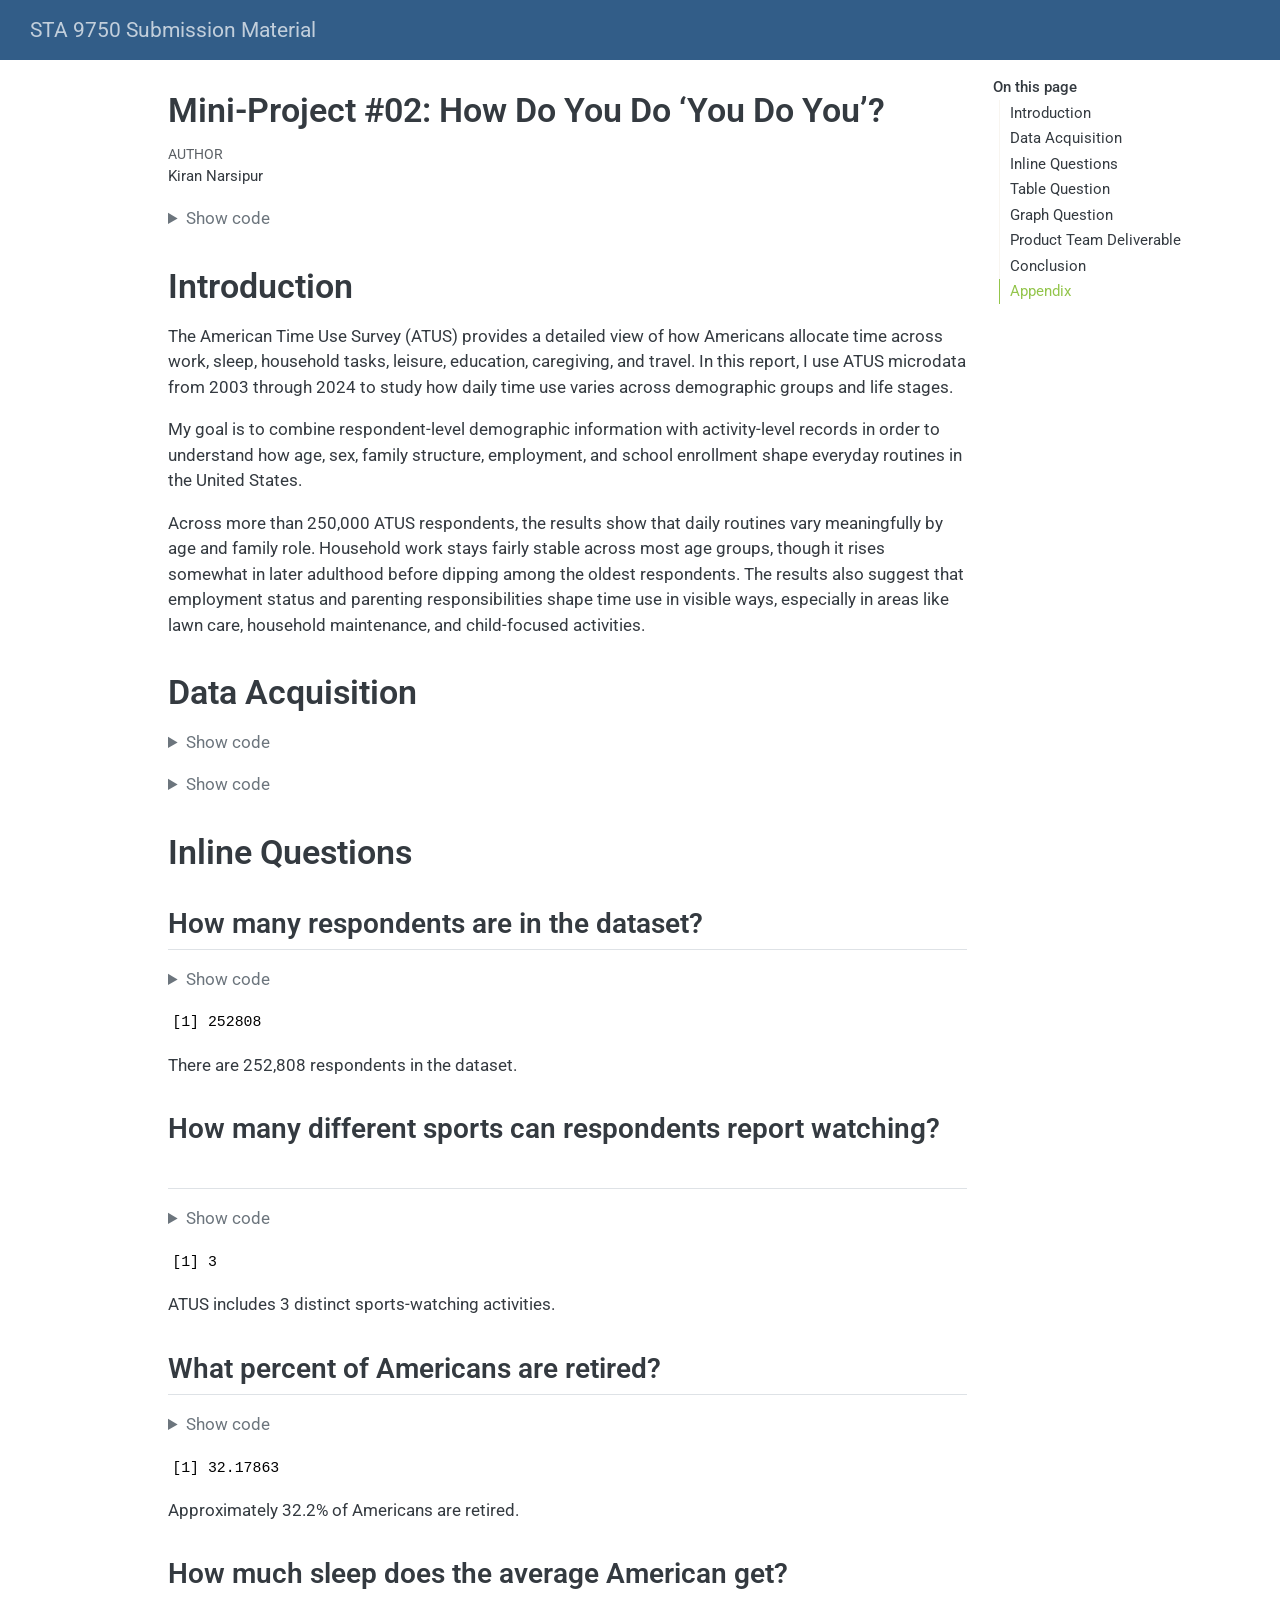
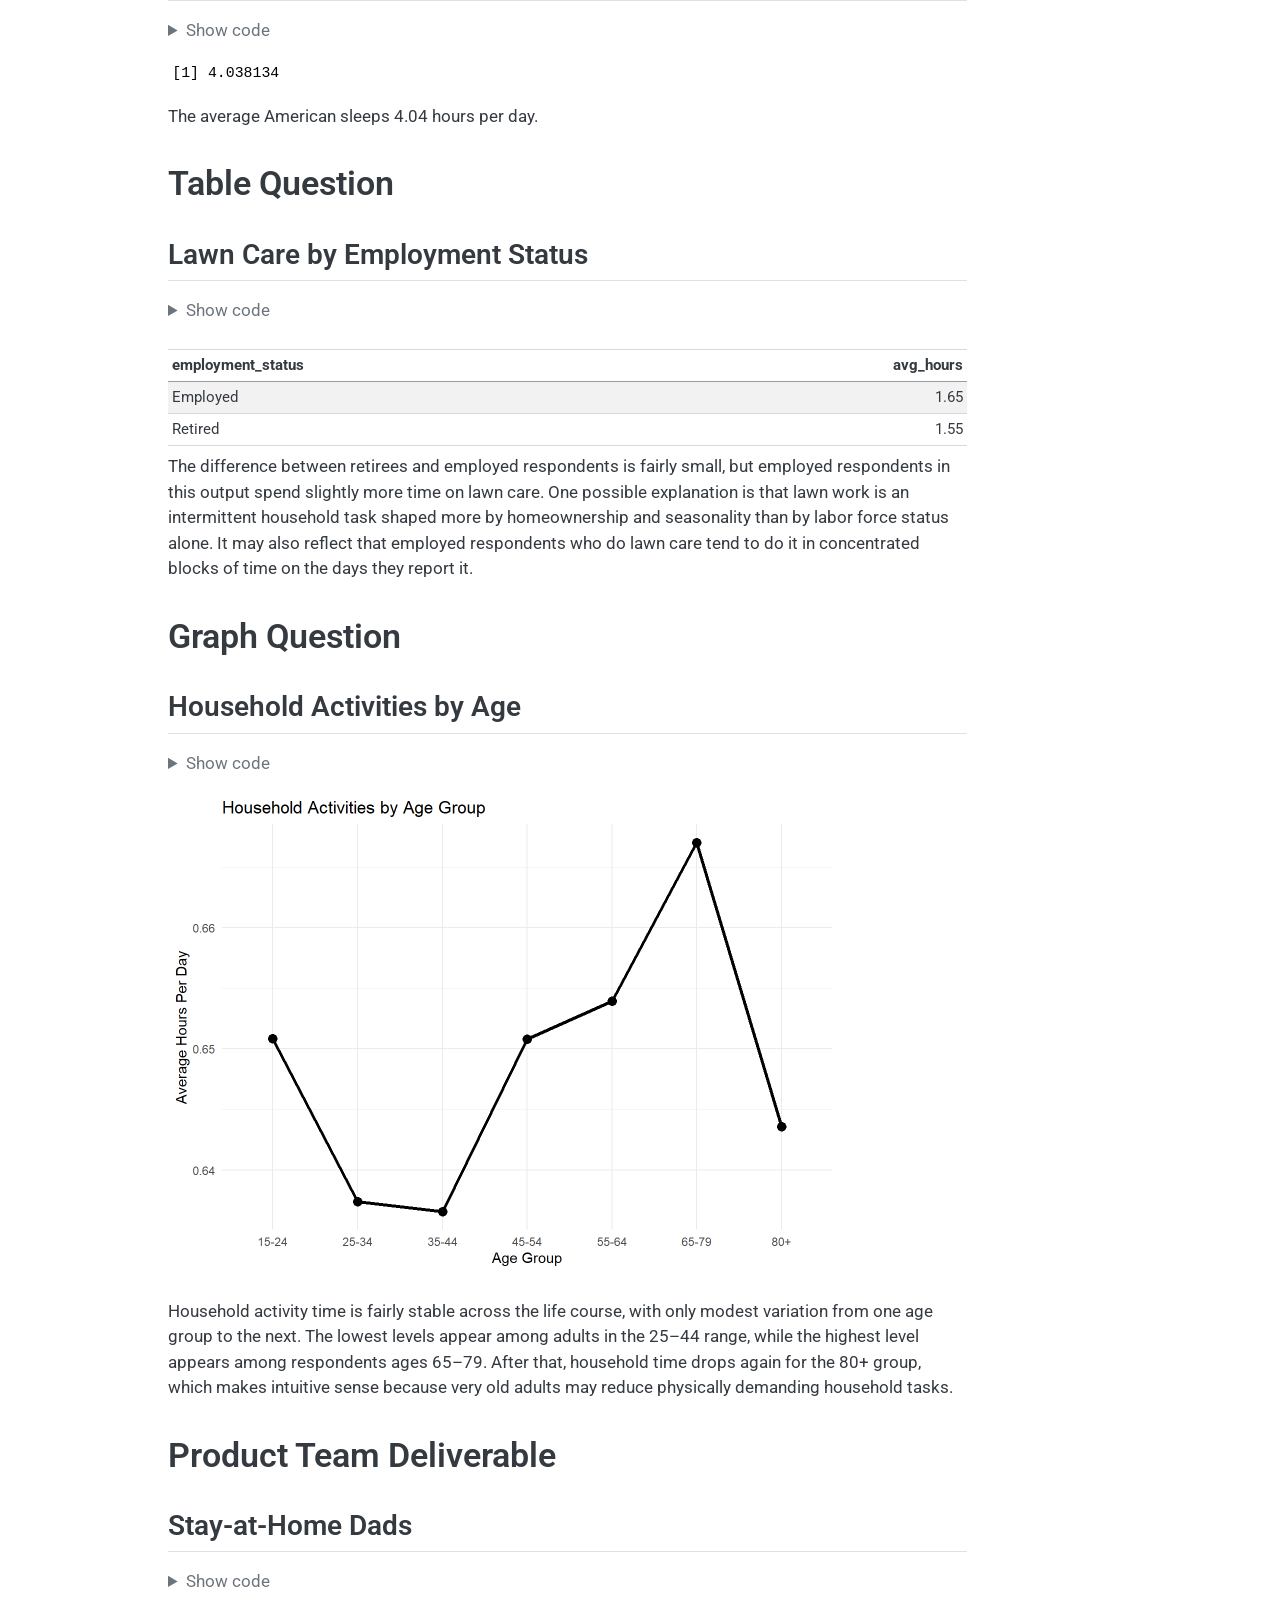
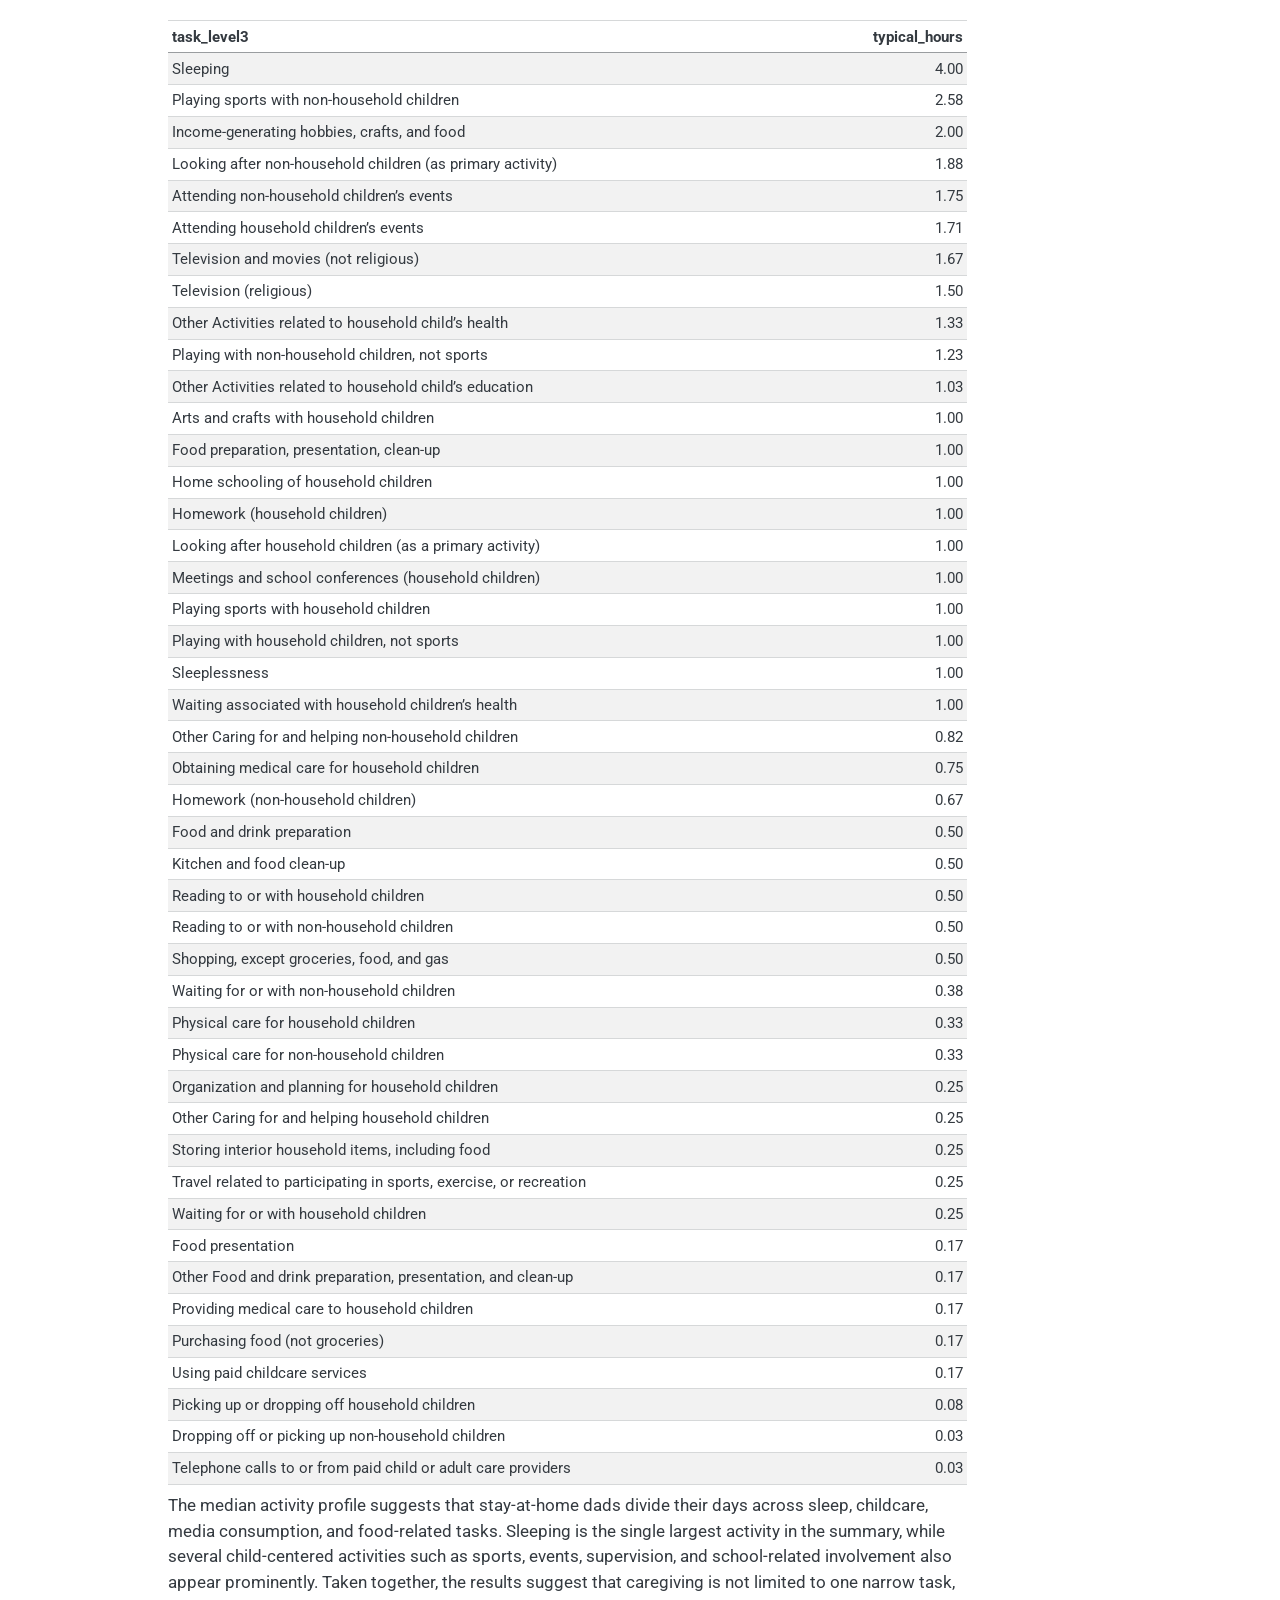
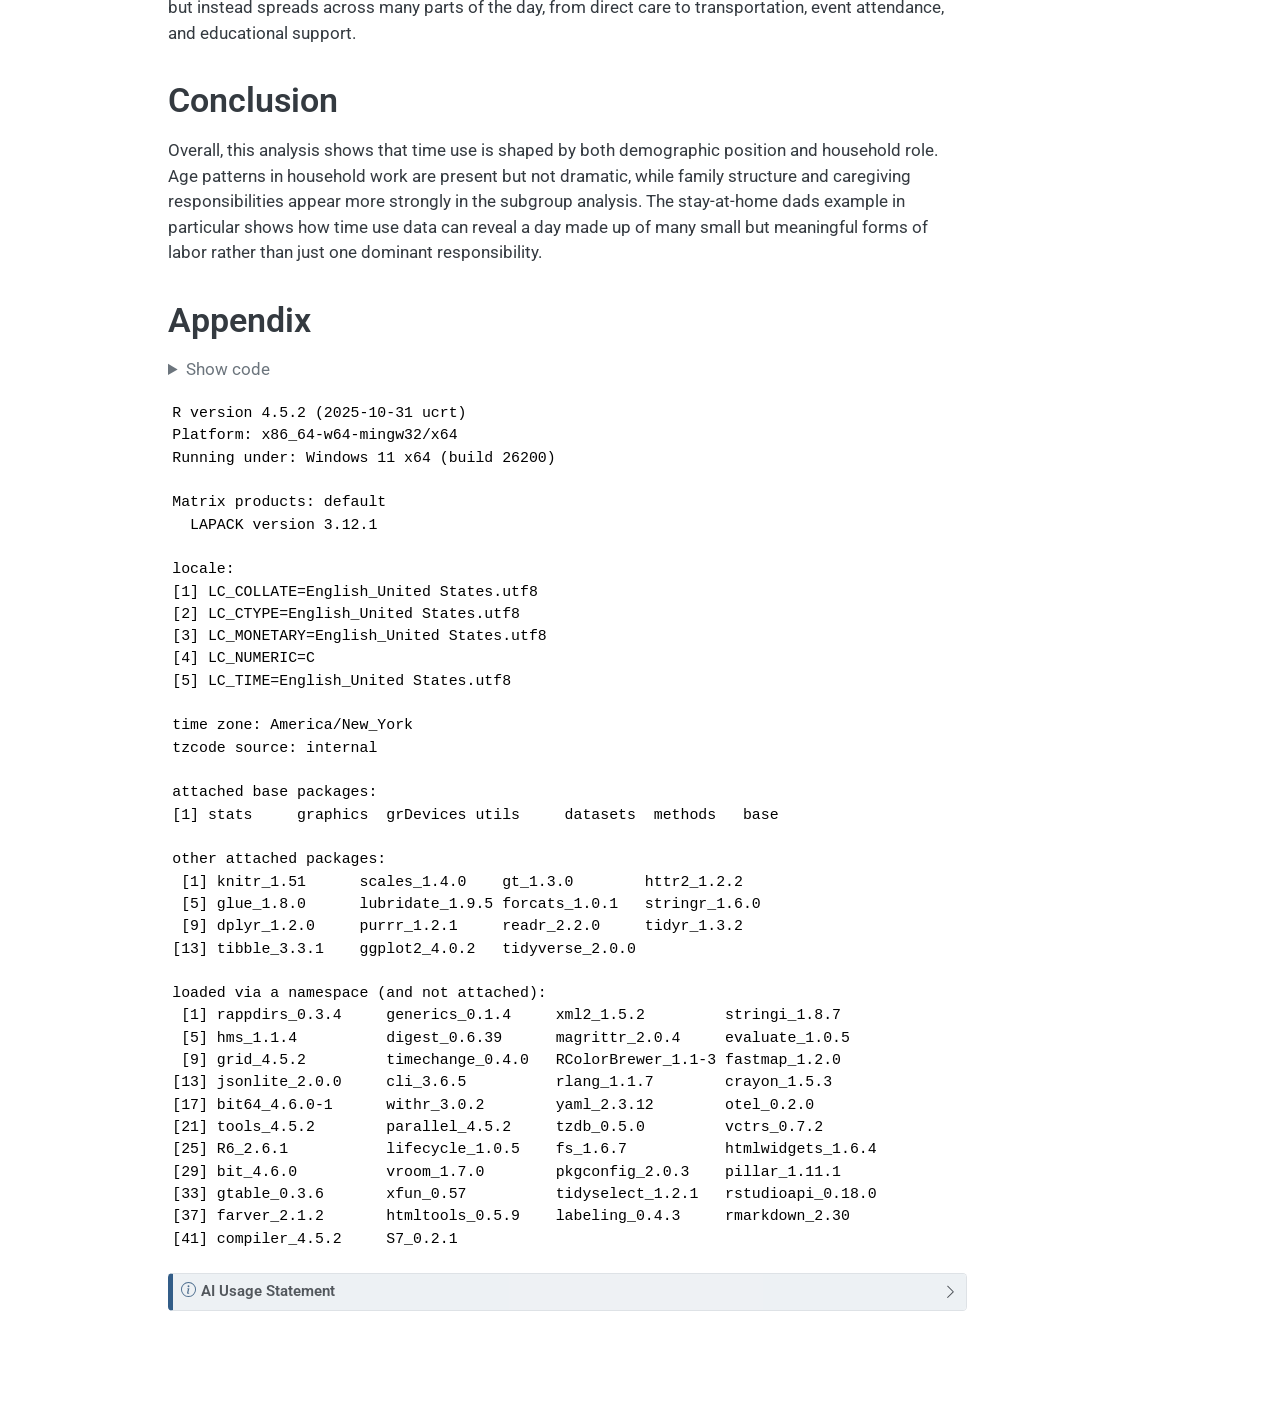
<file: docs/mp02.html>
<!DOCTYPE html>
<html xmlns="http://www.w3.org/1999/xhtml" lang="en" xml:lang="en"><head>

<meta charset="utf-8">
<meta name="generator" content="quarto-1.8.27">

<meta name="viewport" content="width=device-width, initial-scale=1.0, user-scalable=yes">

<meta name="author" content="Kiran Narsipur">

<title>Mini-Project #02: How Do You Do ‘You Do You’? – STA 9750 Submission Material</title>
<style>
code{white-space: pre-wrap;}
span.smallcaps{font-variant: small-caps;}
div.columns{display: flex; gap: min(4vw, 1.5em);}
div.column{flex: auto; overflow-x: auto;}
div.hanging-indent{margin-left: 1.5em; text-indent: -1.5em;}
ul.task-list{list-style: none;}
ul.task-list li input[type="checkbox"] {
  width: 0.8em;
  margin: 0 0.8em 0.2em -1em; /* quarto-specific, see https://github.com/quarto-dev/quarto-cli/issues/4556 */ 
  vertical-align: middle;
}
/* CSS for syntax highlighting */
html { -webkit-text-size-adjust: 100%; }
pre > code.sourceCode { white-space: pre; position: relative; }
pre > code.sourceCode > span { display: inline-block; line-height: 1.25; }
pre > code.sourceCode > span:empty { height: 1.2em; }
.sourceCode { overflow: visible; }
code.sourceCode > span { color: inherit; text-decoration: inherit; }
div.sourceCode { margin: 1em 0; }
pre.sourceCode { margin: 0; }
@media screen {
div.sourceCode { overflow: auto; }
}
@media print {
pre > code.sourceCode { white-space: pre-wrap; }
pre > code.sourceCode > span { text-indent: -5em; padding-left: 5em; }
}
pre.numberSource code
  { counter-reset: source-line 0; }
pre.numberSource code > span
  { position: relative; left: -4em; counter-increment: source-line; }
pre.numberSource code > span > a:first-child::before
  { content: counter(source-line);
    position: relative; left: -1em; text-align: right; vertical-align: baseline;
    border: none; display: inline-block;
    -webkit-touch-callout: none; -webkit-user-select: none;
    -khtml-user-select: none; -moz-user-select: none;
    -ms-user-select: none; user-select: none;
    padding: 0 4px; width: 4em;
  }
pre.numberSource { margin-left: 3em;  padding-left: 4px; }
div.sourceCode
  {   }
@media screen {
pre > code.sourceCode > span > a:first-child::before { text-decoration: underline; }
}
</style>


<script src="site_libs/quarto-nav/quarto-nav.js"></script>
<script src="site_libs/quarto-nav/headroom.min.js"></script>
<script src="site_libs/clipboard/clipboard.min.js"></script>
<script src="site_libs/quarto-search/autocomplete.umd.js"></script>
<script src="site_libs/quarto-search/fuse.min.js"></script>
<script src="site_libs/quarto-search/quarto-search.js"></script>
<meta name="quarto:offset" content="./">
<script src="site_libs/quarto-html/quarto.js" type="module"></script>
<script src="site_libs/quarto-html/tabsets/tabsets.js" type="module"></script>
<script src="site_libs/quarto-html/axe/axe-check.js" type="module"></script>
<script src="site_libs/quarto-html/popper.min.js"></script>
<script src="site_libs/quarto-html/tippy.umd.min.js"></script>
<script src="site_libs/quarto-html/anchor.min.js"></script>
<link href="site_libs/quarto-html/tippy.css" rel="stylesheet">
<link href="site_libs/quarto-html/quarto-syntax-highlighting-ed96de9b727972fe78a7b5d16c58bf87.css" rel="stylesheet" id="quarto-text-highlighting-styles">
<script src="site_libs/bootstrap/bootstrap.min.js"></script>
<link href="site_libs/bootstrap/bootstrap-icons.css" rel="stylesheet">
<link href="site_libs/bootstrap/bootstrap-8c5ad10b4b6c520e052a64059d9c0edb.min.css" rel="stylesheet" append-hash="true" id="quarto-bootstrap" data-mode="light">
<script id="quarto-search-options" type="application/json">{
  "location": "navbar",
  "copy-button": false,
  "collapse-after": 3,
  "panel-placement": "end",
  "type": "overlay",
  "limit": 50,
  "keyboard-shortcut": [
    "f",
    "/",
    "s"
  ],
  "show-item-context": false,
  "language": {
    "search-no-results-text": "No results",
    "search-matching-documents-text": "matching documents",
    "search-copy-link-title": "Copy link to search",
    "search-hide-matches-text": "Hide additional matches",
    "search-more-match-text": "more match in this document",
    "search-more-matches-text": "more matches in this document",
    "search-clear-button-title": "Clear",
    "search-text-placeholder": "",
    "search-detached-cancel-button-title": "Cancel",
    "search-submit-button-title": "Submit",
    "search-label": "Search"
  }
}</script>
<link href="site_libs/pagedtable-1.1/css/pagedtable.css" rel="stylesheet">

<script src="site_libs/pagedtable-1.1/js/pagedtable.js"></script>



</head>

<body class="nav-fixed quarto-light">

<div id="quarto-search-results"></div>
  <header id="quarto-header" class="headroom fixed-top">
    <nav class="navbar navbar-expand-lg " data-bs-theme="dark">
      <div class="navbar-container container-fluid">
      <div class="navbar-brand-container mx-auto">
    <a class="navbar-brand" href="./index.html">
    <span class="navbar-title">STA 9750 Submission Material</span>
    </a>
  </div>
        <div class="quarto-navbar-tools tools-end">
</div>
      </div> <!-- /container-fluid -->
    </nav>
</header>
<!-- content -->
<div id="quarto-content" class="quarto-container page-columns page-rows-contents page-layout-article page-navbar">
<!-- sidebar -->
<!-- margin-sidebar -->
    <div id="quarto-margin-sidebar" class="sidebar margin-sidebar">
        <nav id="TOC" role="doc-toc" class="toc-active">
    <h2 id="toc-title">On this page</h2>
   
  <ul>
  <li><a href="#introduction" id="toc-introduction" class="nav-link active" data-scroll-target="#introduction">Introduction</a></li>
  <li><a href="#data-acquisition" id="toc-data-acquisition" class="nav-link" data-scroll-target="#data-acquisition">Data Acquisition</a></li>
  <li><a href="#inline-questions" id="toc-inline-questions" class="nav-link" data-scroll-target="#inline-questions">Inline Questions</a>
  <ul class="collapse">
  <li><a href="#how-many-respondents-are-in-the-dataset" id="toc-how-many-respondents-are-in-the-dataset" class="nav-link" data-scroll-target="#how-many-respondents-are-in-the-dataset">How many respondents are in the dataset?</a></li>
  <li><a href="#how-many-different-sports-can-respondents-report-watching" id="toc-how-many-different-sports-can-respondents-report-watching" class="nav-link" data-scroll-target="#how-many-different-sports-can-respondents-report-watching">How many different sports can respondents report watching?</a></li>
  <li><a href="#what-percent-of-americans-are-retired" id="toc-what-percent-of-americans-are-retired" class="nav-link" data-scroll-target="#what-percent-of-americans-are-retired">What percent of Americans are retired?</a></li>
  <li><a href="#how-much-sleep-does-the-average-american-get" id="toc-how-much-sleep-does-the-average-american-get" class="nav-link" data-scroll-target="#how-much-sleep-does-the-average-american-get">How much sleep does the average American get?</a></li>
  </ul></li>
  <li><a href="#table-question" id="toc-table-question" class="nav-link" data-scroll-target="#table-question">Table Question</a>
  <ul class="collapse">
  <li><a href="#lawn-care-by-employment-status" id="toc-lawn-care-by-employment-status" class="nav-link" data-scroll-target="#lawn-care-by-employment-status">Lawn Care by Employment Status</a></li>
  </ul></li>
  <li><a href="#graph-question" id="toc-graph-question" class="nav-link" data-scroll-target="#graph-question">Graph Question</a>
  <ul class="collapse">
  <li><a href="#household-activities-by-age" id="toc-household-activities-by-age" class="nav-link" data-scroll-target="#household-activities-by-age">Household Activities by Age</a></li>
  </ul></li>
  <li><a href="#product-team-deliverable" id="toc-product-team-deliverable" class="nav-link" data-scroll-target="#product-team-deliverable">Product Team Deliverable</a>
  <ul class="collapse">
  <li><a href="#stay-at-home-dads" id="toc-stay-at-home-dads" class="nav-link" data-scroll-target="#stay-at-home-dads">Stay-at-Home Dads</a></li>
  </ul></li>
  <li><a href="#conclusion" id="toc-conclusion" class="nav-link" data-scroll-target="#conclusion">Conclusion</a></li>
  <li><a href="#appendix" id="toc-appendix" class="nav-link" data-scroll-target="#appendix">Appendix</a></li>
  </ul>
</nav>
    </div>
<!-- main -->
<main class="content" id="quarto-document-content">

<header id="title-block-header" class="quarto-title-block default">
<div class="quarto-title">
<h1 class="title">Mini-Project #02: How Do You Do ‘You Do You’?</h1>
</div>



<div class="quarto-title-meta">

    <div>
    <div class="quarto-title-meta-heading">Author</div>
    <div class="quarto-title-meta-contents">
             <p>Kiran Narsipur </p>
          </div>
  </div>
    
  
    
  </div>
  


</header>


<div class="cell">
<details class="code-fold">
<summary>Show code</summary>
<div class="code-copy-outer-scaffold"><div class="sourceCode cell-code" id="cb1"><pre class="sourceCode r code-with-copy"><code class="sourceCode r"><span id="cb1-1"><a href="#cb1-1" aria-hidden="true" tabindex="-1"></a><span class="fu">library</span>(tidyverse)</span>
<span id="cb1-2"><a href="#cb1-2" aria-hidden="true" tabindex="-1"></a><span class="fu">library</span>(glue)</span>
<span id="cb1-3"><a href="#cb1-3" aria-hidden="true" tabindex="-1"></a><span class="fu">library</span>(httr2)</span>
<span id="cb1-4"><a href="#cb1-4" aria-hidden="true" tabindex="-1"></a><span class="fu">library</span>(gt)</span>
<span id="cb1-5"><a href="#cb1-5" aria-hidden="true" tabindex="-1"></a><span class="fu">library</span>(scales)</span>
<span id="cb1-6"><a href="#cb1-6" aria-hidden="true" tabindex="-1"></a><span class="fu">library</span>(forcats)</span>
<span id="cb1-7"><a href="#cb1-7" aria-hidden="true" tabindex="-1"></a><span class="fu">library</span>(knitr)</span></code></pre></div><button title="Copy to Clipboard" class="code-copy-button"><i class="bi"></i></button></div>
</details>
</div>
<section id="introduction" class="level1">
<h1>Introduction</h1>
<p>The American Time Use Survey (ATUS) provides a detailed view of how Americans allocate time across work, sleep, household tasks, leisure, education, caregiving, and travel. In this report, I use ATUS microdata from 2003 through 2024 to study how daily time use varies across demographic groups and life stages.</p>
<p>My goal is to combine respondent-level demographic information with activity-level records in order to understand how age, sex, family structure, employment, and school enrollment shape everyday routines in the United States.</p>
<p>Across more than 250,000 ATUS respondents, the results show that daily routines vary meaningfully by age and family role. Household work stays fairly stable across most age groups, though it rises somewhat in later adulthood before dipping among the oldest respondents. The results also suggest that employment status and parenting responsibilities shape time use in visible ways, especially in areas like lawn care, household maintenance, and child-focused activities.</p>
</section>
<section id="data-acquisition" class="level1">
<h1>Data Acquisition</h1>
<div class="cell">
<details class="code-fold">
<summary>Show code</summary>
<div class="code-copy-outer-scaffold"><div class="sourceCode cell-code" id="cb2"><pre class="sourceCode r code-with-copy"><code class="sourceCode r"><span id="cb2-1"><a href="#cb2-1" aria-hidden="true" tabindex="-1"></a>load_atus_data <span class="ot">&lt;-</span> <span class="cf">function</span>(<span class="at">file_base =</span> <span class="fu">c</span>(<span class="st">"resp"</span>, <span class="st">"rost"</span>, <span class="st">"act"</span>)) {</span>
<span id="cb2-2"><a href="#cb2-2" aria-hidden="true" tabindex="-1"></a>  <span class="cf">if</span> (<span class="sc">!</span><span class="fu">dir.exists</span>(<span class="fu">file.path</span>(<span class="st">"data"</span>, <span class="st">"mp02"</span>))) {</span>
<span id="cb2-3"><a href="#cb2-3" aria-hidden="true" tabindex="-1"></a>    <span class="fu">dir.create</span>(<span class="fu">file.path</span>(<span class="st">"data"</span>, <span class="st">"mp02"</span>), <span class="at">recursive =</span> <span class="cn">TRUE</span>)</span>
<span id="cb2-4"><a href="#cb2-4" aria-hidden="true" tabindex="-1"></a>  }</span>
<span id="cb2-5"><a href="#cb2-5" aria-hidden="true" tabindex="-1"></a></span>
<span id="cb2-6"><a href="#cb2-6" aria-hidden="true" tabindex="-1"></a>  file_base <span class="ot">&lt;-</span> <span class="fu">match.arg</span>(file_base)</span>
<span id="cb2-7"><a href="#cb2-7" aria-hidden="true" tabindex="-1"></a></span>
<span id="cb2-8"><a href="#cb2-8" aria-hidden="true" tabindex="-1"></a>  file_name_out <span class="ot">&lt;-</span> <span class="fu">file.path</span>(<span class="st">"data"</span>, <span class="st">"mp02"</span>, <span class="fu">glue</span>(<span class="st">"atus{file_base}_0324.dat"</span>))</span>
<span id="cb2-9"><a href="#cb2-9" aria-hidden="true" tabindex="-1"></a></span>
<span id="cb2-10"><a href="#cb2-10" aria-hidden="true" tabindex="-1"></a>  <span class="cf">if</span> (<span class="sc">!</span><span class="fu">file.exists</span>(file_name_out)) {</span>
<span id="cb2-11"><a href="#cb2-11" aria-hidden="true" tabindex="-1"></a>    url_end <span class="ot">&lt;-</span> <span class="fu">glue</span>(<span class="st">"atus{file_base}-0324.zip"</span>)</span>
<span id="cb2-12"><a href="#cb2-12" aria-hidden="true" tabindex="-1"></a></span>
<span id="cb2-13"><a href="#cb2-13" aria-hidden="true" tabindex="-1"></a>    temp_zip <span class="ot">&lt;-</span> <span class="fu">tempfile</span>(<span class="at">fileext =</span> <span class="st">".zip"</span>)</span>
<span id="cb2-14"><a href="#cb2-14" aria-hidden="true" tabindex="-1"></a>    temp_dir <span class="ot">&lt;-</span> tools<span class="sc">::</span><span class="fu">file_path_sans_ext</span>(temp_zip)</span>
<span id="cb2-15"><a href="#cb2-15" aria-hidden="true" tabindex="-1"></a></span>
<span id="cb2-16"><a href="#cb2-16" aria-hidden="true" tabindex="-1"></a>    <span class="fu">request</span>(<span class="st">"https://www.bls.gov"</span>) <span class="sc">|&gt;</span></span>
<span id="cb2-17"><a href="#cb2-17" aria-hidden="true" tabindex="-1"></a>      <span class="fu">req_url_path</span>(<span class="st">"tus"</span>, <span class="st">"datafiles"</span>, url_end) <span class="sc">|&gt;</span></span>
<span id="cb2-18"><a href="#cb2-18" aria-hidden="true" tabindex="-1"></a>      <span class="fu">req_headers</span>(<span class="st">`</span><span class="at">User-Agent</span><span class="st">`</span> <span class="ot">=</span> <span class="st">"Mozilla/5.0"</span>) <span class="sc">|&gt;</span></span>
<span id="cb2-19"><a href="#cb2-19" aria-hidden="true" tabindex="-1"></a>      <span class="fu">req_perform</span>(<span class="at">path =</span> temp_zip)</span>
<span id="cb2-20"><a href="#cb2-20" aria-hidden="true" tabindex="-1"></a></span>
<span id="cb2-21"><a href="#cb2-21" aria-hidden="true" tabindex="-1"></a>    <span class="fu">unzip</span>(temp_zip, <span class="at">exdir =</span> temp_dir)</span>
<span id="cb2-22"><a href="#cb2-22" aria-hidden="true" tabindex="-1"></a></span>
<span id="cb2-23"><a href="#cb2-23" aria-hidden="true" tabindex="-1"></a>    <span class="fu">file.copy</span>(</span>
<span id="cb2-24"><a href="#cb2-24" aria-hidden="true" tabindex="-1"></a>      <span class="fu">file.path</span>(temp_dir, <span class="fu">basename</span>(file_name_out)),</span>
<span id="cb2-25"><a href="#cb2-25" aria-hidden="true" tabindex="-1"></a>      file_name_out,</span>
<span id="cb2-26"><a href="#cb2-26" aria-hidden="true" tabindex="-1"></a>      <span class="at">overwrite =</span> <span class="cn">TRUE</span></span>
<span id="cb2-27"><a href="#cb2-27" aria-hidden="true" tabindex="-1"></a>    )</span>
<span id="cb2-28"><a href="#cb2-28" aria-hidden="true" tabindex="-1"></a>  }</span>
<span id="cb2-29"><a href="#cb2-29" aria-hidden="true" tabindex="-1"></a></span>
<span id="cb2-30"><a href="#cb2-30" aria-hidden="true" tabindex="-1"></a>  file <span class="ot">&lt;-</span> <span class="fu">read_csv</span>(file_name_out, <span class="at">show_col_types =</span> <span class="cn">FALSE</span>)</span>
<span id="cb2-31"><a href="#cb2-31" aria-hidden="true" tabindex="-1"></a></span>
<span id="cb2-32"><a href="#cb2-32" aria-hidden="true" tabindex="-1"></a>  <span class="cf">switch</span>(</span>
<span id="cb2-33"><a href="#cb2-33" aria-hidden="true" tabindex="-1"></a>    file_base,</span>
<span id="cb2-34"><a href="#cb2-34" aria-hidden="true" tabindex="-1"></a></span>
<span id="cb2-35"><a href="#cb2-35" aria-hidden="true" tabindex="-1"></a>    <span class="at">resp =</span> file <span class="sc">|&gt;</span></span>
<span id="cb2-36"><a href="#cb2-36" aria-hidden="true" tabindex="-1"></a>      <span class="fu">rename</span>(</span>
<span id="cb2-37"><a href="#cb2-37" aria-hidden="true" tabindex="-1"></a>        <span class="at">participant_id =</span> TUCASEID,</span>
<span id="cb2-38"><a href="#cb2-38" aria-hidden="true" tabindex="-1"></a>        <span class="at">survey_weight =</span> TUFNWGTP,</span>
<span id="cb2-39"><a href="#cb2-39" aria-hidden="true" tabindex="-1"></a>        <span class="at">survey_year =</span> TUYEAR,</span>
<span id="cb2-40"><a href="#cb2-40" aria-hidden="true" tabindex="-1"></a>        <span class="at">time_alone =</span> TRTALONE,</span>
<span id="cb2-41"><a href="#cb2-41" aria-hidden="true" tabindex="-1"></a>        <span class="at">children_in_home =</span> TRCHILDNUM,</span>
<span id="cb2-42"><a href="#cb2-42" aria-hidden="true" tabindex="-1"></a>        <span class="at">spouse_present =</span> TRSPPRES,</span>
<span id="cb2-43"><a href="#cb2-43" aria-hidden="true" tabindex="-1"></a>        <span class="at">labor_force_status =</span> TELFS,</span>
<span id="cb2-44"><a href="#cb2-44" aria-hidden="true" tabindex="-1"></a>        <span class="at">enrolled_school =</span> TESCHENR,</span>
<span id="cb2-45"><a href="#cb2-45" aria-hidden="true" tabindex="-1"></a>        <span class="at">school_level =</span> TESCHLVL</span>
<span id="cb2-46"><a href="#cb2-46" aria-hidden="true" tabindex="-1"></a>      ),</span>
<span id="cb2-47"><a href="#cb2-47" aria-hidden="true" tabindex="-1"></a></span>
<span id="cb2-48"><a href="#cb2-48" aria-hidden="true" tabindex="-1"></a>    <span class="at">rost =</span> file <span class="sc">|&gt;</span></span>
<span id="cb2-49"><a href="#cb2-49" aria-hidden="true" tabindex="-1"></a>      <span class="fu">rename</span>(</span>
<span id="cb2-50"><a href="#cb2-50" aria-hidden="true" tabindex="-1"></a>        <span class="at">participant_id =</span> TUCASEID,</span>
<span id="cb2-51"><a href="#cb2-51" aria-hidden="true" tabindex="-1"></a>        <span class="at">line_number =</span> TULINENO,</span>
<span id="cb2-52"><a href="#cb2-52" aria-hidden="true" tabindex="-1"></a>        <span class="at">age =</span> TEAGE</span>
<span id="cb2-53"><a href="#cb2-53" aria-hidden="true" tabindex="-1"></a>      ) <span class="sc">|&gt;</span></span>
<span id="cb2-54"><a href="#cb2-54" aria-hidden="true" tabindex="-1"></a>      <span class="fu">mutate</span>(</span>
<span id="cb2-55"><a href="#cb2-55" aria-hidden="true" tabindex="-1"></a>        <span class="at">sex =</span> <span class="fu">case_when</span>(</span>
<span id="cb2-56"><a href="#cb2-56" aria-hidden="true" tabindex="-1"></a>          TESEX <span class="sc">==</span> <span class="dv">1</span> <span class="sc">~</span> <span class="st">"Male"</span>,</span>
<span id="cb2-57"><a href="#cb2-57" aria-hidden="true" tabindex="-1"></a>          TESEX <span class="sc">==</span> <span class="dv">2</span> <span class="sc">~</span> <span class="st">"Female"</span>,</span>
<span id="cb2-58"><a href="#cb2-58" aria-hidden="true" tabindex="-1"></a>          <span class="cn">TRUE</span> <span class="sc">~</span> <span class="cn">NA_character_</span></span>
<span id="cb2-59"><a href="#cb2-59" aria-hidden="true" tabindex="-1"></a>        )</span>
<span id="cb2-60"><a href="#cb2-60" aria-hidden="true" tabindex="-1"></a>      ),</span>
<span id="cb2-61"><a href="#cb2-61" aria-hidden="true" tabindex="-1"></a></span>
<span id="cb2-62"><a href="#cb2-62" aria-hidden="true" tabindex="-1"></a>    <span class="at">act =</span> file <span class="sc">|&gt;</span></span>
<span id="cb2-63"><a href="#cb2-63" aria-hidden="true" tabindex="-1"></a>      <span class="fu">rename</span>(</span>
<span id="cb2-64"><a href="#cb2-64" aria-hidden="true" tabindex="-1"></a>        <span class="at">participant_id =</span> TUCASEID,</span>
<span id="cb2-65"><a href="#cb2-65" aria-hidden="true" tabindex="-1"></a>        <span class="at">where_code =</span> TEWHERE</span>
<span id="cb2-66"><a href="#cb2-66" aria-hidden="true" tabindex="-1"></a>      ) <span class="sc">|&gt;</span></span>
<span id="cb2-67"><a href="#cb2-67" aria-hidden="true" tabindex="-1"></a>      <span class="fu">mutate</span>(</span>
<span id="cb2-68"><a href="#cb2-68" aria-hidden="true" tabindex="-1"></a>        <span class="at">activity_n_of_day =</span> TUACTIVITY_N,</span>
<span id="cb2-69"><a href="#cb2-69" aria-hidden="true" tabindex="-1"></a>        <span class="at">time_spent_min =</span> TUACTDUR24,</span>
<span id="cb2-70"><a href="#cb2-70" aria-hidden="true" tabindex="-1"></a>        <span class="at">start_time =</span> TUSTARTTIM,</span>
<span id="cb2-71"><a href="#cb2-71" aria-hidden="true" tabindex="-1"></a>        <span class="at">stop_time =</span> TUSTOPTIME,</span>
<span id="cb2-72"><a href="#cb2-72" aria-hidden="true" tabindex="-1"></a>        <span class="at">level1_code =</span> <span class="fu">paste0</span>(TRTIER1P, <span class="st">"0000"</span>),</span>
<span id="cb2-73"><a href="#cb2-73" aria-hidden="true" tabindex="-1"></a>        <span class="at">level2_code =</span> <span class="fu">paste0</span>(TRTIER2P, <span class="st">"00"</span>),</span>
<span id="cb2-74"><a href="#cb2-74" aria-hidden="true" tabindex="-1"></a>        <span class="at">level3_code =</span> TRCODEP</span>
<span id="cb2-75"><a href="#cb2-75" aria-hidden="true" tabindex="-1"></a>      )</span>
<span id="cb2-76"><a href="#cb2-76" aria-hidden="true" tabindex="-1"></a>  )</span>
<span id="cb2-77"><a href="#cb2-77" aria-hidden="true" tabindex="-1"></a>}</span>
<span id="cb2-78"><a href="#cb2-78" aria-hidden="true" tabindex="-1"></a></span>
<span id="cb2-79"><a href="#cb2-79" aria-hidden="true" tabindex="-1"></a>load_atus_activities <span class="ot">&lt;-</span> <span class="cf">function</span>() {</span>
<span id="cb2-80"><a href="#cb2-80" aria-hidden="true" tabindex="-1"></a>  dest_file <span class="ot">&lt;-</span> <span class="fu">file.path</span>(<span class="st">"data"</span>, <span class="st">"mp02"</span>, <span class="st">"atus_activity_codes.csv"</span>)</span>
<span id="cb2-81"><a href="#cb2-81" aria-hidden="true" tabindex="-1"></a></span>
<span id="cb2-82"><a href="#cb2-82" aria-hidden="true" tabindex="-1"></a>  <span class="cf">if</span> (<span class="sc">!</span><span class="fu">file.exists</span>(dest_file)) {</span>
<span id="cb2-83"><a href="#cb2-83" aria-hidden="true" tabindex="-1"></a>    <span class="fu">download.file</span>(</span>
<span id="cb2-84"><a href="#cb2-84" aria-hidden="true" tabindex="-1"></a>      <span class="st">"https://michael-weylandt.com/STA9750/mini/atus_activity_codes.csv"</span>,</span>
<span id="cb2-85"><a href="#cb2-85" aria-hidden="true" tabindex="-1"></a>      <span class="at">destfile =</span> dest_file,</span>
<span id="cb2-86"><a href="#cb2-86" aria-hidden="true" tabindex="-1"></a>      <span class="at">mode =</span> <span class="st">"wb"</span>,</span>
<span id="cb2-87"><a href="#cb2-87" aria-hidden="true" tabindex="-1"></a>      <span class="at">quiet =</span> <span class="cn">TRUE</span></span>
<span id="cb2-88"><a href="#cb2-88" aria-hidden="true" tabindex="-1"></a>    )</span>
<span id="cb2-89"><a href="#cb2-89" aria-hidden="true" tabindex="-1"></a>  }</span>
<span id="cb2-90"><a href="#cb2-90" aria-hidden="true" tabindex="-1"></a></span>
<span id="cb2-91"><a href="#cb2-91" aria-hidden="true" tabindex="-1"></a>  <span class="fu">read_csv</span>(dest_file, <span class="at">show_col_types =</span> <span class="cn">FALSE</span>)</span>
<span id="cb2-92"><a href="#cb2-92" aria-hidden="true" tabindex="-1"></a>}</span>
<span id="cb2-93"><a href="#cb2-93" aria-hidden="true" tabindex="-1"></a></span>
<span id="cb2-94"><a href="#cb2-94" aria-hidden="true" tabindex="-1"></a>resp <span class="ot">&lt;-</span> <span class="fu">load_atus_data</span>(<span class="st">"resp"</span>)</span>
<span id="cb2-95"><a href="#cb2-95" aria-hidden="true" tabindex="-1"></a>rost <span class="ot">&lt;-</span> <span class="fu">load_atus_data</span>(<span class="st">"rost"</span>)</span>
<span id="cb2-96"><a href="#cb2-96" aria-hidden="true" tabindex="-1"></a>act <span class="ot">&lt;-</span> <span class="fu">load_atus_data</span>(<span class="st">"act"</span>)</span>
<span id="cb2-97"><a href="#cb2-97" aria-hidden="true" tabindex="-1"></a>activities <span class="ot">&lt;-</span> <span class="fu">load_atus_activities</span>()</span></code></pre></div><button title="Copy to Clipboard" class="code-copy-button"><i class="bi"></i></button></div>
</details>
</div>
<div class="cell">
<details class="code-fold">
<summary>Show code</summary>
<div class="code-copy-outer-scaffold"><div class="sourceCode cell-code" id="cb3"><pre class="sourceCode r code-with-copy"><code class="sourceCode r"><span id="cb3-1"><a href="#cb3-1" aria-hidden="true" tabindex="-1"></a>respondent_demo <span class="ot">&lt;-</span> rost <span class="sc">|&gt;</span></span>
<span id="cb3-2"><a href="#cb3-2" aria-hidden="true" tabindex="-1"></a>  <span class="fu">filter</span>(line_number <span class="sc">==</span> <span class="dv">1</span>) <span class="sc">|&gt;</span></span>
<span id="cb3-3"><a href="#cb3-3" aria-hidden="true" tabindex="-1"></a>  <span class="fu">select</span>(participant_id, age, sex)</span>
<span id="cb3-4"><a href="#cb3-4" aria-hidden="true" tabindex="-1"></a></span>
<span id="cb3-5"><a href="#cb3-5" aria-hidden="true" tabindex="-1"></a>atus_resp <span class="ot">&lt;-</span> resp <span class="sc">|&gt;</span></span>
<span id="cb3-6"><a href="#cb3-6" aria-hidden="true" tabindex="-1"></a>  <span class="fu">left_join</span>(respondent_demo, <span class="at">by =</span> <span class="st">"participant_id"</span>) <span class="sc">|&gt;</span></span>
<span id="cb3-7"><a href="#cb3-7" aria-hidden="true" tabindex="-1"></a>  <span class="fu">mutate</span>(</span>
<span id="cb3-8"><a href="#cb3-8" aria-hidden="true" tabindex="-1"></a>    <span class="at">children_in_home =</span> <span class="fu">if_else</span>(children_in_home <span class="sc">&lt;</span> <span class="dv">0</span>, <span class="cn">NA_real_</span>, children_in_home),</span>
<span id="cb3-9"><a href="#cb3-9" aria-hidden="true" tabindex="-1"></a></span>
<span id="cb3-10"><a href="#cb3-10" aria-hidden="true" tabindex="-1"></a>    <span class="at">married =</span> <span class="fu">case_when</span>(</span>
<span id="cb3-11"><a href="#cb3-11" aria-hidden="true" tabindex="-1"></a>      spouse_present <span class="sc">==</span> <span class="dv">1</span> <span class="sc">~</span> <span class="st">"Married"</span>,</span>
<span id="cb3-12"><a href="#cb3-12" aria-hidden="true" tabindex="-1"></a>      <span class="cn">TRUE</span> <span class="sc">~</span> <span class="st">"Not Married"</span></span>
<span id="cb3-13"><a href="#cb3-13" aria-hidden="true" tabindex="-1"></a>    ),</span>
<span id="cb3-14"><a href="#cb3-14" aria-hidden="true" tabindex="-1"></a></span>
<span id="cb3-15"><a href="#cb3-15" aria-hidden="true" tabindex="-1"></a>    <span class="at">retired =</span> labor_force_status <span class="sc">==</span> <span class="dv">5</span>,</span>
<span id="cb3-16"><a href="#cb3-16" aria-hidden="true" tabindex="-1"></a></span>
<span id="cb3-17"><a href="#cb3-17" aria-hidden="true" tabindex="-1"></a>    <span class="at">employment_status =</span> <span class="fu">case_when</span>(</span>
<span id="cb3-18"><a href="#cb3-18" aria-hidden="true" tabindex="-1"></a>      labor_force_status <span class="sc">%in%</span> <span class="fu">c</span>(<span class="dv">1</span>, <span class="dv">2</span>) <span class="sc">~</span> <span class="st">"Employed"</span>,</span>
<span id="cb3-19"><a href="#cb3-19" aria-hidden="true" tabindex="-1"></a>      labor_force_status <span class="sc">==</span> <span class="dv">3</span> <span class="sc">~</span> <span class="st">"Unemployed"</span>,</span>
<span id="cb3-20"><a href="#cb3-20" aria-hidden="true" tabindex="-1"></a>      labor_force_status <span class="sc">==</span> <span class="dv">4</span> <span class="sc">~</span> <span class="st">"Not in Labor Force"</span>,</span>
<span id="cb3-21"><a href="#cb3-21" aria-hidden="true" tabindex="-1"></a>      labor_force_status <span class="sc">==</span> <span class="dv">5</span> <span class="sc">~</span> <span class="st">"Retired"</span>,</span>
<span id="cb3-22"><a href="#cb3-22" aria-hidden="true" tabindex="-1"></a>      <span class="cn">TRUE</span> <span class="sc">~</span> <span class="st">"Other"</span></span>
<span id="cb3-23"><a href="#cb3-23" aria-hidden="true" tabindex="-1"></a>    ),</span>
<span id="cb3-24"><a href="#cb3-24" aria-hidden="true" tabindex="-1"></a></span>
<span id="cb3-25"><a href="#cb3-25" aria-hidden="true" tabindex="-1"></a>    <span class="at">college_student =</span> enrolled_school <span class="sc">==</span> <span class="dv">1</span> <span class="sc">&amp;</span> school_level <span class="sc">%in%</span> <span class="fu">c</span>(<span class="dv">4</span>, <span class="dv">5</span>),</span>
<span id="cb3-26"><a href="#cb3-26" aria-hidden="true" tabindex="-1"></a></span>
<span id="cb3-27"><a href="#cb3-27" aria-hidden="true" tabindex="-1"></a>    <span class="at">age_group =</span> <span class="fu">cut</span>(</span>
<span id="cb3-28"><a href="#cb3-28" aria-hidden="true" tabindex="-1"></a>      age,</span>
<span id="cb3-29"><a href="#cb3-29" aria-hidden="true" tabindex="-1"></a>      <span class="at">breaks =</span> <span class="fu">c</span>(<span class="dv">15</span>, <span class="dv">25</span>, <span class="dv">35</span>, <span class="dv">45</span>, <span class="dv">55</span>, <span class="dv">65</span>, <span class="dv">80</span>, <span class="cn">Inf</span>),</span>
<span id="cb3-30"><a href="#cb3-30" aria-hidden="true" tabindex="-1"></a>      <span class="at">labels =</span> <span class="fu">c</span>(<span class="st">"15-24"</span>, <span class="st">"25-34"</span>, <span class="st">"35-44"</span>, <span class="st">"45-54"</span>, <span class="st">"55-64"</span>, <span class="st">"65-79"</span>, <span class="st">"80+"</span>),</span>
<span id="cb3-31"><a href="#cb3-31" aria-hidden="true" tabindex="-1"></a>      <span class="at">right =</span> <span class="cn">FALSE</span></span>
<span id="cb3-32"><a href="#cb3-32" aria-hidden="true" tabindex="-1"></a>    )</span>
<span id="cb3-33"><a href="#cb3-33" aria-hidden="true" tabindex="-1"></a>  )</span>
<span id="cb3-34"><a href="#cb3-34" aria-hidden="true" tabindex="-1"></a></span>
<span id="cb3-35"><a href="#cb3-35" aria-hidden="true" tabindex="-1"></a>atus_full <span class="ot">&lt;-</span> act <span class="sc">|&gt;</span></span>
<span id="cb3-36"><a href="#cb3-36" aria-hidden="true" tabindex="-1"></a>  <span class="fu">left_join</span>(atus_resp, <span class="at">by =</span> <span class="st">"participant_id"</span>) <span class="sc">|&gt;</span></span>
<span id="cb3-37"><a href="#cb3-37" aria-hidden="true" tabindex="-1"></a>  <span class="fu">left_join</span>(activities, <span class="at">by =</span> <span class="fu">c</span>(<span class="st">"level3_code"</span> <span class="ot">=</span> <span class="st">"code_level3"</span>)) <span class="sc">|&gt;</span></span>
<span id="cb3-38"><a href="#cb3-38" aria-hidden="true" tabindex="-1"></a>  <span class="fu">mutate</span>(<span class="at">hours_spent =</span> time_spent_min <span class="sc">/</span> <span class="dv">60</span>)</span></code></pre></div><button title="Copy to Clipboard" class="code-copy-button"><i class="bi"></i></button></div>
</details>
</div>
</section>
<section id="inline-questions" class="level1">
<h1>Inline Questions</h1>
<section id="how-many-respondents-are-in-the-dataset" class="level2">
<h2 class="anchored" data-anchor-id="how-many-respondents-are-in-the-dataset">How many respondents are in the dataset?</h2>
<div class="cell">
<details class="code-fold">
<summary>Show code</summary>
<div class="code-copy-outer-scaffold"><div class="sourceCode cell-code" id="cb4"><pre class="sourceCode r code-with-copy"><code class="sourceCode r"><span id="cb4-1"><a href="#cb4-1" aria-hidden="true" tabindex="-1"></a>n_respondents <span class="ot">&lt;-</span> <span class="fu">n_distinct</span>(atus_resp<span class="sc">$</span>participant_id)</span>
<span id="cb4-2"><a href="#cb4-2" aria-hidden="true" tabindex="-1"></a>n_respondents</span></code></pre></div><button title="Copy to Clipboard" class="code-copy-button"><i class="bi"></i></button></div>
</details>
<div class="cell-output cell-output-stdout">
<pre><code>[1] 252808</code></pre>
</div>
</div>
<p>There are 252,808 respondents in the dataset.</p>
</section>
<section id="how-many-different-sports-can-respondents-report-watching" class="level2">
<h2 class="anchored" data-anchor-id="how-many-different-sports-can-respondents-report-watching">How many different sports can respondents report watching?</h2>
<div class="cell">
<details class="code-fold">
<summary>Show code</summary>
<div class="code-copy-outer-scaffold"><div class="sourceCode cell-code" id="cb6"><pre class="sourceCode r code-with-copy"><code class="sourceCode r"><span id="cb6-1"><a href="#cb6-1" aria-hidden="true" tabindex="-1"></a>sports_count <span class="ot">&lt;-</span> activities <span class="sc">|&gt;</span></span>
<span id="cb6-2"><a href="#cb6-2" aria-hidden="true" tabindex="-1"></a>  <span class="fu">filter</span>(</span>
<span id="cb6-3"><a href="#cb6-3" aria-hidden="true" tabindex="-1"></a>    <span class="fu">str_detect</span>(<span class="fu">str_to_lower</span>(task_level3), <span class="st">"watch"</span>),</span>
<span id="cb6-4"><a href="#cb6-4" aria-hidden="true" tabindex="-1"></a>    <span class="fu">str_detect</span>(<span class="fu">str_to_lower</span>(task_level3), <span class="st">"sport"</span>)</span>
<span id="cb6-5"><a href="#cb6-5" aria-hidden="true" tabindex="-1"></a>  ) <span class="sc">|&gt;</span></span>
<span id="cb6-6"><a href="#cb6-6" aria-hidden="true" tabindex="-1"></a>  <span class="fu">summarize</span>(<span class="at">n =</span> <span class="fu">n</span>()) <span class="sc">|&gt;</span></span>
<span id="cb6-7"><a href="#cb6-7" aria-hidden="true" tabindex="-1"></a>  <span class="fu">pull</span>(n)</span>
<span id="cb6-8"><a href="#cb6-8" aria-hidden="true" tabindex="-1"></a></span>
<span id="cb6-9"><a href="#cb6-9" aria-hidden="true" tabindex="-1"></a>sports_count</span></code></pre></div><button title="Copy to Clipboard" class="code-copy-button"><i class="bi"></i></button></div>
</details>
<div class="cell-output cell-output-stdout">
<pre><code>[1] 3</code></pre>
</div>
</div>
<p>ATUS includes 3 distinct sports-watching activities.</p>
</section>
<section id="what-percent-of-americans-are-retired" class="level2">
<h2 class="anchored" data-anchor-id="what-percent-of-americans-are-retired">What percent of Americans are retired?</h2>
<div class="cell">
<details class="code-fold">
<summary>Show code</summary>
<div class="code-copy-outer-scaffold"><div class="sourceCode cell-code" id="cb8"><pre class="sourceCode r code-with-copy"><code class="sourceCode r"><span id="cb8-1"><a href="#cb8-1" aria-hidden="true" tabindex="-1"></a>retired_pct <span class="ot">&lt;-</span> atus_resp <span class="sc">|&gt;</span></span>
<span id="cb8-2"><a href="#cb8-2" aria-hidden="true" tabindex="-1"></a>  <span class="fu">summarize</span>(<span class="at">pct =</span> <span class="fu">weighted.mean</span>(retired, survey_weight, <span class="at">na.rm =</span> <span class="cn">TRUE</span>) <span class="sc">*</span> <span class="dv">100</span>) <span class="sc">|&gt;</span></span>
<span id="cb8-3"><a href="#cb8-3" aria-hidden="true" tabindex="-1"></a>  <span class="fu">pull</span>(pct)</span>
<span id="cb8-4"><a href="#cb8-4" aria-hidden="true" tabindex="-1"></a></span>
<span id="cb8-5"><a href="#cb8-5" aria-hidden="true" tabindex="-1"></a>retired_pct</span></code></pre></div><button title="Copy to Clipboard" class="code-copy-button"><i class="bi"></i></button></div>
</details>
<div class="cell-output cell-output-stdout">
<pre><code>[1] 32.17863</code></pre>
</div>
</div>
<p>Approximately 32.2% of Americans are retired.</p>
</section>
<section id="how-much-sleep-does-the-average-american-get" class="level2">
<h2 class="anchored" data-anchor-id="how-much-sleep-does-the-average-american-get">How much sleep does the average American get?</h2>
<div class="cell">
<details class="code-fold">
<summary>Show code</summary>
<div class="code-copy-outer-scaffold"><div class="sourceCode cell-code" id="cb10"><pre class="sourceCode r code-with-copy"><code class="sourceCode r"><span id="cb10-1"><a href="#cb10-1" aria-hidden="true" tabindex="-1"></a>avg_sleep <span class="ot">&lt;-</span> atus_full <span class="sc">|&gt;</span></span>
<span id="cb10-2"><a href="#cb10-2" aria-hidden="true" tabindex="-1"></a>  <span class="fu">filter</span>(task_level2 <span class="sc">==</span> <span class="st">"Sleeping"</span>) <span class="sc">|&gt;</span></span>
<span id="cb10-3"><a href="#cb10-3" aria-hidden="true" tabindex="-1"></a>  <span class="fu">summarize</span>(<span class="at">avg =</span> <span class="fu">weighted.mean</span>(hours_spent, survey_weight, <span class="at">na.rm =</span> <span class="cn">TRUE</span>)) <span class="sc">|&gt;</span></span>
<span id="cb10-4"><a href="#cb10-4" aria-hidden="true" tabindex="-1"></a>  <span class="fu">pull</span>(avg)</span>
<span id="cb10-5"><a href="#cb10-5" aria-hidden="true" tabindex="-1"></a></span>
<span id="cb10-6"><a href="#cb10-6" aria-hidden="true" tabindex="-1"></a>avg_sleep</span></code></pre></div><button title="Copy to Clipboard" class="code-copy-button"><i class="bi"></i></button></div>
</details>
<div class="cell-output cell-output-stdout">
<pre><code>[1] 4.038134</code></pre>
</div>
</div>
<p>The average American sleeps 4.04 hours per day.</p>
</section>
</section>
<section id="table-question" class="level1">
<h1>Table Question</h1>
<section id="lawn-care-by-employment-status" class="level2">
<h2 class="anchored" data-anchor-id="lawn-care-by-employment-status">Lawn Care by Employment Status</h2>
<div class="cell">
<details class="code-fold">
<summary>Show code</summary>
<div class="code-copy-outer-scaffold"><div class="sourceCode cell-code" id="cb12"><pre class="sourceCode r code-with-copy"><code class="sourceCode r"><span id="cb12-1"><a href="#cb12-1" aria-hidden="true" tabindex="-1"></a>lawn_table <span class="ot">&lt;-</span> atus_full <span class="sc">|&gt;</span></span>
<span id="cb12-2"><a href="#cb12-2" aria-hidden="true" tabindex="-1"></a>  <span class="fu">filter</span>(<span class="fu">str_detect</span>(<span class="fu">str_to_lower</span>(task_level3), <span class="st">"lawn"</span>)) <span class="sc">|&gt;</span></span>
<span id="cb12-3"><a href="#cb12-3" aria-hidden="true" tabindex="-1"></a>  <span class="fu">filter</span>(employment_status <span class="sc">%in%</span> <span class="fu">c</span>(<span class="st">"Retired"</span>, <span class="st">"Employed"</span>)) <span class="sc">|&gt;</span></span>
<span id="cb12-4"><a href="#cb12-4" aria-hidden="true" tabindex="-1"></a>  <span class="fu">group_by</span>(employment_status) <span class="sc">|&gt;</span></span>
<span id="cb12-5"><a href="#cb12-5" aria-hidden="true" tabindex="-1"></a>  <span class="fu">summarize</span>(</span>
<span id="cb12-6"><a href="#cb12-6" aria-hidden="true" tabindex="-1"></a>    <span class="at">avg_hours =</span> <span class="fu">weighted.mean</span>(hours_spent, survey_weight, <span class="at">na.rm =</span> <span class="cn">TRUE</span>),</span>
<span id="cb12-7"><a href="#cb12-7" aria-hidden="true" tabindex="-1"></a>    <span class="at">.groups =</span> <span class="st">"drop"</span></span>
<span id="cb12-8"><a href="#cb12-8" aria-hidden="true" tabindex="-1"></a>  ) <span class="sc">|&gt;</span></span>
<span id="cb12-9"><a href="#cb12-9" aria-hidden="true" tabindex="-1"></a>  <span class="fu">mutate</span>(<span class="at">avg_hours =</span> <span class="fu">round</span>(avg_hours, <span class="dv">2</span>))</span>
<span id="cb12-10"><a href="#cb12-10" aria-hidden="true" tabindex="-1"></a></span>
<span id="cb12-11"><a href="#cb12-11" aria-hidden="true" tabindex="-1"></a><span class="fu">kable</span>(lawn_table)</span></code></pre></div><button title="Copy to Clipboard" class="code-copy-button"><i class="bi"></i></button></div>
</details>
<div class="cell-output-display">
<table class="caption-top table table-sm table-striped small">
<thead>
<tr class="header">
<th style="text-align: left;">employment_status</th>
<th style="text-align: right;">avg_hours</th>
</tr>
</thead>
<tbody>
<tr class="odd">
<td style="text-align: left;">Employed</td>
<td style="text-align: right;">1.65</td>
</tr>
<tr class="even">
<td style="text-align: left;">Retired</td>
<td style="text-align: right;">1.55</td>
</tr>
</tbody>
</table>
</div>
</div>
<p>The difference between retirees and employed respondents is fairly small, but employed respondents in this output spend slightly more time on lawn care. One possible explanation is that lawn work is an intermittent household task shaped more by homeownership and seasonality than by labor force status alone. It may also reflect that employed respondents who do lawn care tend to do it in concentrated blocks of time on the days they report it.</p>
</section>
</section>
<section id="graph-question" class="level1">
<h1>Graph Question</h1>
<section id="household-activities-by-age" class="level2">
<h2 class="anchored" data-anchor-id="household-activities-by-age">Household Activities by Age</h2>
<div class="cell">
<details class="code-fold">
<summary>Show code</summary>
<div class="code-copy-outer-scaffold"><div class="sourceCode cell-code" id="cb13"><pre class="sourceCode r code-with-copy"><code class="sourceCode r"><span id="cb13-1"><a href="#cb13-1" aria-hidden="true" tabindex="-1"></a>household_data <span class="ot">&lt;-</span> atus_full <span class="sc">|&gt;</span></span>
<span id="cb13-2"><a href="#cb13-2" aria-hidden="true" tabindex="-1"></a>  <span class="fu">filter</span>(</span>
<span id="cb13-3"><a href="#cb13-3" aria-hidden="true" tabindex="-1"></a>    <span class="fu">str_detect</span>(<span class="fu">str_to_lower</span>(task_level3), <span class="st">"clean|laundry|food|housework"</span>)</span>
<span id="cb13-4"><a href="#cb13-4" aria-hidden="true" tabindex="-1"></a>  ) <span class="sc">|&gt;</span></span>
<span id="cb13-5"><a href="#cb13-5" aria-hidden="true" tabindex="-1"></a>  <span class="fu">group_by</span>(age_group) <span class="sc">|&gt;</span></span>
<span id="cb13-6"><a href="#cb13-6" aria-hidden="true" tabindex="-1"></a>  <span class="fu">summarize</span>(</span>
<span id="cb13-7"><a href="#cb13-7" aria-hidden="true" tabindex="-1"></a>    <span class="at">avg_hours =</span> <span class="fu">weighted.mean</span>(hours_spent, survey_weight, <span class="at">na.rm =</span> <span class="cn">TRUE</span>),</span>
<span id="cb13-8"><a href="#cb13-8" aria-hidden="true" tabindex="-1"></a>    <span class="at">.groups =</span> <span class="st">"drop"</span></span>
<span id="cb13-9"><a href="#cb13-9" aria-hidden="true" tabindex="-1"></a>  )</span>
<span id="cb13-10"><a href="#cb13-10" aria-hidden="true" tabindex="-1"></a></span>
<span id="cb13-11"><a href="#cb13-11" aria-hidden="true" tabindex="-1"></a><span class="fu">ggplot</span>(household_data, <span class="fu">aes</span>(age_group, avg_hours, <span class="at">group =</span> <span class="dv">1</span>)) <span class="sc">+</span></span>
<span id="cb13-12"><a href="#cb13-12" aria-hidden="true" tabindex="-1"></a>  <span class="fu">geom_line</span>(<span class="at">linewidth =</span> <span class="fl">1.2</span>) <span class="sc">+</span></span>
<span id="cb13-13"><a href="#cb13-13" aria-hidden="true" tabindex="-1"></a>  <span class="fu">geom_point</span>(<span class="at">size =</span> <span class="dv">3</span>) <span class="sc">+</span></span>
<span id="cb13-14"><a href="#cb13-14" aria-hidden="true" tabindex="-1"></a>  <span class="fu">labs</span>(</span>
<span id="cb13-15"><a href="#cb13-15" aria-hidden="true" tabindex="-1"></a>    <span class="at">title =</span> <span class="st">"Household Activities by Age Group"</span>,</span>
<span id="cb13-16"><a href="#cb13-16" aria-hidden="true" tabindex="-1"></a>    <span class="at">x =</span> <span class="st">"Age Group"</span>,</span>
<span id="cb13-17"><a href="#cb13-17" aria-hidden="true" tabindex="-1"></a>    <span class="at">y =</span> <span class="st">"Average Hours Per Day"</span></span>
<span id="cb13-18"><a href="#cb13-18" aria-hidden="true" tabindex="-1"></a>  ) <span class="sc">+</span></span>
<span id="cb13-19"><a href="#cb13-19" aria-hidden="true" tabindex="-1"></a>  <span class="fu">theme_minimal</span>()</span></code></pre></div><button title="Copy to Clipboard" class="code-copy-button"><i class="bi"></i></button></div>
</details>
<div class="cell-output-display">
<div>
<figure class="figure">
<p><img src="mp02_files/figure-html/unnamed-chunk-9-1.png" class="img-fluid figure-img" width="672"></p>
</figure>
</div>
</div>
</div>
<p>Household activity time is fairly stable across the life course, with only modest variation from one age group to the next. The lowest levels appear among adults in the 25–44 range, while the highest level appears among respondents ages 65–79. After that, household time drops again for the 80+ group, which makes intuitive sense because very old adults may reduce physically demanding household tasks.</p>
</section>
</section>
<section id="product-team-deliverable" class="level1">
<h1>Product Team Deliverable</h1>
<section id="stay-at-home-dads" class="level2">
<h2 class="anchored" data-anchor-id="stay-at-home-dads">Stay-at-Home Dads</h2>
<div class="cell">
<details class="code-fold">
<summary>Show code</summary>
<div class="code-copy-outer-scaffold"><div class="sourceCode cell-code" id="cb14"><pre class="sourceCode r code-with-copy"><code class="sourceCode r"><span id="cb14-1"><a href="#cb14-1" aria-hidden="true" tabindex="-1"></a>stay_home_dads <span class="ot">&lt;-</span> atus_full <span class="sc">|&gt;</span></span>
<span id="cb14-2"><a href="#cb14-2" aria-hidden="true" tabindex="-1"></a>  <span class="fu">filter</span>(</span>
<span id="cb14-3"><a href="#cb14-3" aria-hidden="true" tabindex="-1"></a>    sex <span class="sc">==</span> <span class="st">"Male"</span>,</span>
<span id="cb14-4"><a href="#cb14-4" aria-hidden="true" tabindex="-1"></a>    married <span class="sc">==</span> <span class="st">"Married"</span>,</span>
<span id="cb14-5"><a href="#cb14-5" aria-hidden="true" tabindex="-1"></a>    children_in_home <span class="sc">&gt;</span> <span class="dv">0</span>,</span>
<span id="cb14-6"><a href="#cb14-6" aria-hidden="true" tabindex="-1"></a>    employment_status <span class="sc">!=</span> <span class="st">"Employed"</span></span>
<span id="cb14-7"><a href="#cb14-7" aria-hidden="true" tabindex="-1"></a>  )</span>
<span id="cb14-8"><a href="#cb14-8" aria-hidden="true" tabindex="-1"></a></span>
<span id="cb14-9"><a href="#cb14-9" aria-hidden="true" tabindex="-1"></a>stay_home_dad_summary <span class="ot">&lt;-</span> stay_home_dads <span class="sc">|&gt;</span></span>
<span id="cb14-10"><a href="#cb14-10" aria-hidden="true" tabindex="-1"></a>  <span class="fu">filter</span>(</span>
<span id="cb14-11"><a href="#cb14-11" aria-hidden="true" tabindex="-1"></a>    <span class="fu">str_detect</span>(</span>
<span id="cb14-12"><a href="#cb14-12" aria-hidden="true" tabindex="-1"></a>      <span class="fu">str_to_lower</span>(task_level3),</span>
<span id="cb14-13"><a href="#cb14-13" aria-hidden="true" tabindex="-1"></a>      <span class="st">"child|sleep|television|food|exercise"</span></span>
<span id="cb14-14"><a href="#cb14-14" aria-hidden="true" tabindex="-1"></a>    )</span>
<span id="cb14-15"><a href="#cb14-15" aria-hidden="true" tabindex="-1"></a>  ) <span class="sc">|&gt;</span></span>
<span id="cb14-16"><a href="#cb14-16" aria-hidden="true" tabindex="-1"></a>  <span class="fu">group_by</span>(task_level3) <span class="sc">|&gt;</span></span>
<span id="cb14-17"><a href="#cb14-17" aria-hidden="true" tabindex="-1"></a>  <span class="fu">summarize</span>(</span>
<span id="cb14-18"><a href="#cb14-18" aria-hidden="true" tabindex="-1"></a>    <span class="at">typical_hours =</span> <span class="fu">median</span>(hours_spent, <span class="at">na.rm =</span> <span class="cn">TRUE</span>),</span>
<span id="cb14-19"><a href="#cb14-19" aria-hidden="true" tabindex="-1"></a>    <span class="at">.groups =</span> <span class="st">"drop"</span></span>
<span id="cb14-20"><a href="#cb14-20" aria-hidden="true" tabindex="-1"></a>  ) <span class="sc">|&gt;</span></span>
<span id="cb14-21"><a href="#cb14-21" aria-hidden="true" tabindex="-1"></a>  <span class="fu">arrange</span>(<span class="fu">desc</span>(typical_hours))</span>
<span id="cb14-22"><a href="#cb14-22" aria-hidden="true" tabindex="-1"></a></span>
<span id="cb14-23"><a href="#cb14-23" aria-hidden="true" tabindex="-1"></a><span class="fu">kable</span>(stay_home_dad_summary, <span class="at">digits =</span> <span class="dv">2</span>)</span></code></pre></div><button title="Copy to Clipboard" class="code-copy-button"><i class="bi"></i></button></div>
</details>
<div class="cell-output-display">
<table class="caption-top table table-sm table-striped small">
<colgroup>
<col style="width: 82%">
<col style="width: 17%">
</colgroup>
<thead>
<tr class="header">
<th style="text-align: left;">task_level3</th>
<th style="text-align: right;">typical_hours</th>
</tr>
</thead>
<tbody>
<tr class="odd">
<td style="text-align: left;">Sleeping</td>
<td style="text-align: right;">4.00</td>
</tr>
<tr class="even">
<td style="text-align: left;">Playing sports with non-household children</td>
<td style="text-align: right;">2.58</td>
</tr>
<tr class="odd">
<td style="text-align: left;">Income-generating hobbies, crafts, and food</td>
<td style="text-align: right;">2.00</td>
</tr>
<tr class="even">
<td style="text-align: left;">Looking after non-household children (as primary activity)</td>
<td style="text-align: right;">1.88</td>
</tr>
<tr class="odd">
<td style="text-align: left;">Attending non-household children’s events</td>
<td style="text-align: right;">1.75</td>
</tr>
<tr class="even">
<td style="text-align: left;">Attending household children’s events</td>
<td style="text-align: right;">1.71</td>
</tr>
<tr class="odd">
<td style="text-align: left;">Television and movies (not religious)</td>
<td style="text-align: right;">1.67</td>
</tr>
<tr class="even">
<td style="text-align: left;">Television (religious)</td>
<td style="text-align: right;">1.50</td>
</tr>
<tr class="odd">
<td style="text-align: left;">Other Activities related to household child’s health</td>
<td style="text-align: right;">1.33</td>
</tr>
<tr class="even">
<td style="text-align: left;">Playing with non-household children, not sports</td>
<td style="text-align: right;">1.23</td>
</tr>
<tr class="odd">
<td style="text-align: left;">Other Activities related to household child’s education</td>
<td style="text-align: right;">1.03</td>
</tr>
<tr class="even">
<td style="text-align: left;">Arts and crafts with household children</td>
<td style="text-align: right;">1.00</td>
</tr>
<tr class="odd">
<td style="text-align: left;">Food preparation, presentation, clean-up</td>
<td style="text-align: right;">1.00</td>
</tr>
<tr class="even">
<td style="text-align: left;">Home schooling of household children</td>
<td style="text-align: right;">1.00</td>
</tr>
<tr class="odd">
<td style="text-align: left;">Homework (household children)</td>
<td style="text-align: right;">1.00</td>
</tr>
<tr class="even">
<td style="text-align: left;">Looking after household children (as a primary activity)</td>
<td style="text-align: right;">1.00</td>
</tr>
<tr class="odd">
<td style="text-align: left;">Meetings and school conferences (household children)</td>
<td style="text-align: right;">1.00</td>
</tr>
<tr class="even">
<td style="text-align: left;">Playing sports with household children</td>
<td style="text-align: right;">1.00</td>
</tr>
<tr class="odd">
<td style="text-align: left;">Playing with household children, not sports</td>
<td style="text-align: right;">1.00</td>
</tr>
<tr class="even">
<td style="text-align: left;">Sleeplessness</td>
<td style="text-align: right;">1.00</td>
</tr>
<tr class="odd">
<td style="text-align: left;">Waiting associated with household children’s health</td>
<td style="text-align: right;">1.00</td>
</tr>
<tr class="even">
<td style="text-align: left;">Other Caring for and helping non-household children</td>
<td style="text-align: right;">0.82</td>
</tr>
<tr class="odd">
<td style="text-align: left;">Obtaining medical care for household children</td>
<td style="text-align: right;">0.75</td>
</tr>
<tr class="even">
<td style="text-align: left;">Homework (non-household children)</td>
<td style="text-align: right;">0.67</td>
</tr>
<tr class="odd">
<td style="text-align: left;">Food and drink preparation</td>
<td style="text-align: right;">0.50</td>
</tr>
<tr class="even">
<td style="text-align: left;">Kitchen and food clean-up</td>
<td style="text-align: right;">0.50</td>
</tr>
<tr class="odd">
<td style="text-align: left;">Reading to or with household children</td>
<td style="text-align: right;">0.50</td>
</tr>
<tr class="even">
<td style="text-align: left;">Reading to or with non-household children</td>
<td style="text-align: right;">0.50</td>
</tr>
<tr class="odd">
<td style="text-align: left;">Shopping, except groceries, food, and gas</td>
<td style="text-align: right;">0.50</td>
</tr>
<tr class="even">
<td style="text-align: left;">Waiting for or with non-household children</td>
<td style="text-align: right;">0.38</td>
</tr>
<tr class="odd">
<td style="text-align: left;">Physical care for household children</td>
<td style="text-align: right;">0.33</td>
</tr>
<tr class="even">
<td style="text-align: left;">Physical care for non-household children</td>
<td style="text-align: right;">0.33</td>
</tr>
<tr class="odd">
<td style="text-align: left;">Organization and planning for household children</td>
<td style="text-align: right;">0.25</td>
</tr>
<tr class="even">
<td style="text-align: left;">Other Caring for and helping household children</td>
<td style="text-align: right;">0.25</td>
</tr>
<tr class="odd">
<td style="text-align: left;">Storing interior household items, including food</td>
<td style="text-align: right;">0.25</td>
</tr>
<tr class="even">
<td style="text-align: left;">Travel related to participating in sports, exercise, or recreation</td>
<td style="text-align: right;">0.25</td>
</tr>
<tr class="odd">
<td style="text-align: left;">Waiting for or with household children</td>
<td style="text-align: right;">0.25</td>
</tr>
<tr class="even">
<td style="text-align: left;">Food presentation</td>
<td style="text-align: right;">0.17</td>
</tr>
<tr class="odd">
<td style="text-align: left;">Other Food and drink preparation, presentation, and clean-up</td>
<td style="text-align: right;">0.17</td>
</tr>
<tr class="even">
<td style="text-align: left;">Providing medical care to household children</td>
<td style="text-align: right;">0.17</td>
</tr>
<tr class="odd">
<td style="text-align: left;">Purchasing food (not groceries)</td>
<td style="text-align: right;">0.17</td>
</tr>
<tr class="even">
<td style="text-align: left;">Using paid childcare services</td>
<td style="text-align: right;">0.17</td>
</tr>
<tr class="odd">
<td style="text-align: left;">Picking up or dropping off household children</td>
<td style="text-align: right;">0.08</td>
</tr>
<tr class="even">
<td style="text-align: left;">Dropping off or picking up non-household children</td>
<td style="text-align: right;">0.03</td>
</tr>
<tr class="odd">
<td style="text-align: left;">Telephone calls to or from paid child or adult care providers</td>
<td style="text-align: right;">0.03</td>
</tr>
</tbody>
</table>
</div>
</div>
<p>The median activity profile suggests that stay-at-home dads divide their days across sleep, childcare, media consumption, and food-related tasks. Sleeping is the single largest activity in the summary, while several child-centered activities such as sports, events, supervision, and school-related involvement also appear prominently. Taken together, the results suggest that caregiving is not limited to one narrow task, but instead spreads across many parts of the day, from direct care to transportation, event attendance, and educational support.</p>
</section>
</section>
<section id="conclusion" class="level1">
<h1>Conclusion</h1>
<p>Overall, this analysis shows that time use is shaped by both demographic position and household role. Age patterns in household work are present but not dramatic, while family structure and caregiving responsibilities appear more strongly in the subgroup analysis. The stay-at-home dads example in particular shows how time use data can reveal a day made up of many small but meaningful forms of labor rather than just one dominant responsibility.</p>
</section>
<section id="appendix" class="level1">
<h1>Appendix</h1>
<div class="cell">
<details class="code-fold">
<summary>Show code</summary>
<div class="code-copy-outer-scaffold"><div class="sourceCode cell-code" id="cb15"><pre class="sourceCode r code-with-copy"><code class="sourceCode r"><span id="cb15-1"><a href="#cb15-1" aria-hidden="true" tabindex="-1"></a><span class="fu">sessionInfo</span>()</span></code></pre></div><button title="Copy to Clipboard" class="code-copy-button"><i class="bi"></i></button></div>
</details>
<div class="cell-output cell-output-stdout">
<pre><code>R version 4.5.2 (2025-10-31 ucrt)
Platform: x86_64-w64-mingw32/x64
Running under: Windows 11 x64 (build 26200)

Matrix products: default
  LAPACK version 3.12.1

locale:
[1] LC_COLLATE=English_United States.utf8 
[2] LC_CTYPE=English_United States.utf8   
[3] LC_MONETARY=English_United States.utf8
[4] LC_NUMERIC=C                          
[5] LC_TIME=English_United States.utf8    

time zone: America/New_York
tzcode source: internal

attached base packages:
[1] stats     graphics  grDevices utils     datasets  methods   base     

other attached packages:
 [1] knitr_1.51      scales_1.4.0    gt_1.3.0        httr2_1.2.2    
 [5] glue_1.8.0      lubridate_1.9.5 forcats_1.0.1   stringr_1.6.0  
 [9] dplyr_1.2.0     purrr_1.2.1     readr_2.2.0     tidyr_1.3.2    
[13] tibble_3.3.1    ggplot2_4.0.2   tidyverse_2.0.0

loaded via a namespace (and not attached):
 [1] rappdirs_0.3.4     generics_0.1.4     xml2_1.5.2         stringi_1.8.7     
 [5] hms_1.1.4          digest_0.6.39      magrittr_2.0.4     evaluate_1.0.5    
 [9] grid_4.5.2         timechange_0.4.0   RColorBrewer_1.1-3 fastmap_1.2.0     
[13] jsonlite_2.0.0     cli_3.6.5          rlang_1.1.7        crayon_1.5.3      
[17] bit64_4.6.0-1      withr_3.0.2        yaml_2.3.12        otel_0.2.0        
[21] tools_4.5.2        parallel_4.5.2     tzdb_0.5.0         vctrs_0.7.2       
[25] R6_2.6.1           lifecycle_1.0.5    fs_1.6.7           htmlwidgets_1.6.4 
[29] bit_4.6.0          vroom_1.7.0        pkgconfig_2.0.3    pillar_1.11.1     
[33] gtable_0.3.6       xfun_0.57          tidyselect_1.2.1   rstudioapi_0.18.0 
[37] farver_2.1.2       htmltools_0.5.9    labeling_0.4.3     rmarkdown_2.30    
[41] compiler_4.5.2     S7_0.2.1          </code></pre>
</div>
</div>
<div class="callout callout-style-default callout-note callout-titled" title="AI Usage Statement">
<div class="callout-header d-flex align-content-center collapsed" data-bs-toggle="collapse" data-bs-target=".callout-1-contents" aria-controls="callout-1" aria-expanded="false" aria-label="Toggle callout">
<div class="callout-icon-container">
<i class="callout-icon"></i>
</div>
<div class="callout-title-container flex-fill">
<span class="screen-reader-only">Note</span>AI Usage Statement
</div>
<div class="callout-btn-toggle d-inline-block border-0 py-1 ps-1 pe-0 float-end"><i class="callout-toggle"></i></div>
</div>
<div id="callout-1" class="callout-1-contents callout-collapse collapse">
<div class="callout-body-container callout-body">
<p>For this assignment, I used generative AI tools to help debug R code, troubleshoot data-loading errors, and generate an initial Quarto document structure. I also used AI to help draft code for cleaning, joining, and analyzing the ATUS datasets. All analyses, variable choices, interpretations, and final written conclusions were reviewed, modified, and verified by me before submission.</p>
</div>
</div>
</div>


</section>

</main> <!-- /main -->
<script id="quarto-html-after-body" type="application/javascript">
  window.document.addEventListener("DOMContentLoaded", function (event) {
    const icon = "";
    const anchorJS = new window.AnchorJS();
    anchorJS.options = {
      placement: 'right',
      icon: icon
    };
    anchorJS.add('.anchored');
    const isCodeAnnotation = (el) => {
      for (const clz of el.classList) {
        if (clz.startsWith('code-annotation-')) {                     
          return true;
        }
      }
      return false;
    }
    const onCopySuccess = function(e) {
      // button target
      const button = e.trigger;
      // don't keep focus
      button.blur();
      // flash "checked"
      button.classList.add('code-copy-button-checked');
      var currentTitle = button.getAttribute("title");
      button.setAttribute("title", "Copied!");
      let tooltip;
      if (window.bootstrap) {
        button.setAttribute("data-bs-toggle", "tooltip");
        button.setAttribute("data-bs-placement", "left");
        button.setAttribute("data-bs-title", "Copied!");
        tooltip = new bootstrap.Tooltip(button, 
          { trigger: "manual", 
            customClass: "code-copy-button-tooltip",
            offset: [0, -8]});
        tooltip.show();    
      }
      setTimeout(function() {
        if (tooltip) {
          tooltip.hide();
          button.removeAttribute("data-bs-title");
          button.removeAttribute("data-bs-toggle");
          button.removeAttribute("data-bs-placement");
        }
        button.setAttribute("title", currentTitle);
        button.classList.remove('code-copy-button-checked');
      }, 1000);
      // clear code selection
      e.clearSelection();
    }
    const getTextToCopy = function(trigger) {
      const outerScaffold = trigger.parentElement.cloneNode(true);
      const codeEl = outerScaffold.querySelector('code');
      for (const childEl of codeEl.children) {
        if (isCodeAnnotation(childEl)) {
          childEl.remove();
        }
      }
      return codeEl.innerText;
    }
    const clipboard = new window.ClipboardJS('.code-copy-button:not([data-in-quarto-modal])', {
      text: getTextToCopy
    });
    clipboard.on('success', onCopySuccess);
    if (window.document.getElementById('quarto-embedded-source-code-modal')) {
      const clipboardModal = new window.ClipboardJS('.code-copy-button[data-in-quarto-modal]', {
        text: getTextToCopy,
        container: window.document.getElementById('quarto-embedded-source-code-modal')
      });
      clipboardModal.on('success', onCopySuccess);
    }
      var localhostRegex = new RegExp(/^(?:http|https):\/\/localhost\:?[0-9]*\//);
      var mailtoRegex = new RegExp(/^mailto:/);
        var filterRegex = new RegExp("https:\/\/Kiran1051998\.github\.io\/STA9750-2026-SPRING\/");
      var isInternal = (href) => {
          return filterRegex.test(href) || localhostRegex.test(href) || mailtoRegex.test(href);
      }
      // Inspect non-navigation links and adorn them if external
     var links = window.document.querySelectorAll('a[href]:not(.nav-link):not(.navbar-brand):not(.toc-action):not(.sidebar-link):not(.sidebar-item-toggle):not(.pagination-link):not(.no-external):not([aria-hidden]):not(.dropdown-item):not(.quarto-navigation-tool):not(.about-link)');
      for (var i=0; i<links.length; i++) {
        const link = links[i];
        if (!isInternal(link.href)) {
          // undo the damage that might have been done by quarto-nav.js in the case of
          // links that we want to consider external
          if (link.dataset.originalHref !== undefined) {
            link.href = link.dataset.originalHref;
          }
        }
      }
    function tippyHover(el, contentFn, onTriggerFn, onUntriggerFn) {
      const config = {
        allowHTML: true,
        maxWidth: 500,
        delay: 100,
        arrow: false,
        appendTo: function(el) {
            return el.parentElement;
        },
        interactive: true,
        interactiveBorder: 10,
        theme: 'quarto',
        placement: 'bottom-start',
      };
      if (contentFn) {
        config.content = contentFn;
      }
      if (onTriggerFn) {
        config.onTrigger = onTriggerFn;
      }
      if (onUntriggerFn) {
        config.onUntrigger = onUntriggerFn;
      }
      window.tippy(el, config); 
    }
    const noterefs = window.document.querySelectorAll('a[role="doc-noteref"]');
    for (var i=0; i<noterefs.length; i++) {
      const ref = noterefs[i];
      tippyHover(ref, function() {
        // use id or data attribute instead here
        let href = ref.getAttribute('data-footnote-href') || ref.getAttribute('href');
        try { href = new URL(href).hash; } catch {}
        const id = href.replace(/^#\/?/, "");
        const note = window.document.getElementById(id);
        if (note) {
          return note.innerHTML;
        } else {
          return "";
        }
      });
    }
    const xrefs = window.document.querySelectorAll('a.quarto-xref');
    const processXRef = (id, note) => {
      // Strip column container classes
      const stripColumnClz = (el) => {
        el.classList.remove("page-full", "page-columns");
        if (el.children) {
          for (const child of el.children) {
            stripColumnClz(child);
          }
        }
      }
      stripColumnClz(note)
      if (id === null || id.startsWith('sec-')) {
        // Special case sections, only their first couple elements
        const container = document.createElement("div");
        if (note.children && note.children.length > 2) {
          container.appendChild(note.children[0].cloneNode(true));
          for (let i = 1; i < note.children.length; i++) {
            const child = note.children[i];
            if (child.tagName === "P" && child.innerText === "") {
              continue;
            } else {
              container.appendChild(child.cloneNode(true));
              break;
            }
          }
          if (window.Quarto?.typesetMath) {
            window.Quarto.typesetMath(container);
          }
          return container.innerHTML
        } else {
          if (window.Quarto?.typesetMath) {
            window.Quarto.typesetMath(note);
          }
          return note.innerHTML;
        }
      } else {
        // Remove any anchor links if they are present
        const anchorLink = note.querySelector('a.anchorjs-link');
        if (anchorLink) {
          anchorLink.remove();
        }
        if (window.Quarto?.typesetMath) {
          window.Quarto.typesetMath(note);
        }
        if (note.classList.contains("callout")) {
          return note.outerHTML;
        } else {
          return note.innerHTML;
        }
      }
    }
    for (var i=0; i<xrefs.length; i++) {
      const xref = xrefs[i];
      tippyHover(xref, undefined, function(instance) {
        instance.disable();
        let url = xref.getAttribute('href');
        let hash = undefined; 
        if (url.startsWith('#')) {
          hash = url;
        } else {
          try { hash = new URL(url).hash; } catch {}
        }
        if (hash) {
          const id = hash.replace(/^#\/?/, "");
          const note = window.document.getElementById(id);
          if (note !== null) {
            try {
              const html = processXRef(id, note.cloneNode(true));
              instance.setContent(html);
            } finally {
              instance.enable();
              instance.show();
            }
          } else {
            // See if we can fetch this
            fetch(url.split('#')[0])
            .then(res => res.text())
            .then(html => {
              const parser = new DOMParser();
              const htmlDoc = parser.parseFromString(html, "text/html");
              const note = htmlDoc.getElementById(id);
              if (note !== null) {
                const html = processXRef(id, note);
                instance.setContent(html);
              } 
            }).finally(() => {
              instance.enable();
              instance.show();
            });
          }
        } else {
          // See if we can fetch a full url (with no hash to target)
          // This is a special case and we should probably do some content thinning / targeting
          fetch(url)
          .then(res => res.text())
          .then(html => {
            const parser = new DOMParser();
            const htmlDoc = parser.parseFromString(html, "text/html");
            const note = htmlDoc.querySelector('main.content');
            if (note !== null) {
              // This should only happen for chapter cross references
              // (since there is no id in the URL)
              // remove the first header
              if (note.children.length > 0 && note.children[0].tagName === "HEADER") {
                note.children[0].remove();
              }
              const html = processXRef(null, note);
              instance.setContent(html);
            } 
          }).finally(() => {
            instance.enable();
            instance.show();
          });
        }
      }, function(instance) {
      });
    }
        let selectedAnnoteEl;
        const selectorForAnnotation = ( cell, annotation) => {
          let cellAttr = 'data-code-cell="' + cell + '"';
          let lineAttr = 'data-code-annotation="' +  annotation + '"';
          const selector = 'span[' + cellAttr + '][' + lineAttr + ']';
          return selector;
        }
        const selectCodeLines = (annoteEl) => {
          const doc = window.document;
          const targetCell = annoteEl.getAttribute("data-target-cell");
          const targetAnnotation = annoteEl.getAttribute("data-target-annotation");
          const annoteSpan = window.document.querySelector(selectorForAnnotation(targetCell, targetAnnotation));
          const lines = annoteSpan.getAttribute("data-code-lines").split(",");
          const lineIds = lines.map((line) => {
            return targetCell + "-" + line;
          })
          let top = null;
          let height = null;
          let parent = null;
          if (lineIds.length > 0) {
              //compute the position of the single el (top and bottom and make a div)
              const el = window.document.getElementById(lineIds[0]);
              top = el.offsetTop;
              height = el.offsetHeight;
              parent = el.parentElement.parentElement;
            if (lineIds.length > 1) {
              const lastEl = window.document.getElementById(lineIds[lineIds.length - 1]);
              const bottom = lastEl.offsetTop + lastEl.offsetHeight;
              height = bottom - top;
            }
            if (top !== null && height !== null && parent !== null) {
              // cook up a div (if necessary) and position it 
              let div = window.document.getElementById("code-annotation-line-highlight");
              if (div === null) {
                div = window.document.createElement("div");
                div.setAttribute("id", "code-annotation-line-highlight");
                div.style.position = 'absolute';
                parent.appendChild(div);
              }
              div.style.top = top - 2 + "px";
              div.style.height = height + 4 + "px";
              div.style.left = 0;
              let gutterDiv = window.document.getElementById("code-annotation-line-highlight-gutter");
              if (gutterDiv === null) {
                gutterDiv = window.document.createElement("div");
                gutterDiv.setAttribute("id", "code-annotation-line-highlight-gutter");
                gutterDiv.style.position = 'absolute';
                const codeCell = window.document.getElementById(targetCell);
                const gutter = codeCell.querySelector('.code-annotation-gutter');
                gutter.appendChild(gutterDiv);
              }
              gutterDiv.style.top = top - 2 + "px";
              gutterDiv.style.height = height + 4 + "px";
            }
            selectedAnnoteEl = annoteEl;
          }
        };
        const unselectCodeLines = () => {
          const elementsIds = ["code-annotation-line-highlight", "code-annotation-line-highlight-gutter"];
          elementsIds.forEach((elId) => {
            const div = window.document.getElementById(elId);
            if (div) {
              div.remove();
            }
          });
          selectedAnnoteEl = undefined;
        };
          // Handle positioning of the toggle
      window.addEventListener(
        "resize",
        throttle(() => {
          elRect = undefined;
          if (selectedAnnoteEl) {
            selectCodeLines(selectedAnnoteEl);
          }
        }, 10)
      );
      function throttle(fn, ms) {
      let throttle = false;
      let timer;
        return (...args) => {
          if(!throttle) { // first call gets through
              fn.apply(this, args);
              throttle = true;
          } else { // all the others get throttled
              if(timer) clearTimeout(timer); // cancel #2
              timer = setTimeout(() => {
                fn.apply(this, args);
                timer = throttle = false;
              }, ms);
          }
        };
      }
        // Attach click handler to the DT
        const annoteDls = window.document.querySelectorAll('dt[data-target-cell]');
        for (const annoteDlNode of annoteDls) {
          annoteDlNode.addEventListener('click', (event) => {
            const clickedEl = event.target;
            if (clickedEl !== selectedAnnoteEl) {
              unselectCodeLines();
              const activeEl = window.document.querySelector('dt[data-target-cell].code-annotation-active');
              if (activeEl) {
                activeEl.classList.remove('code-annotation-active');
              }
              selectCodeLines(clickedEl);
              clickedEl.classList.add('code-annotation-active');
            } else {
              // Unselect the line
              unselectCodeLines();
              clickedEl.classList.remove('code-annotation-active');
            }
          });
        }
    const findCites = (el) => {
      const parentEl = el.parentElement;
      if (parentEl) {
        const cites = parentEl.dataset.cites;
        if (cites) {
          return {
            el,
            cites: cites.split(' ')
          };
        } else {
          return findCites(el.parentElement)
        }
      } else {
        return undefined;
      }
    };
    var bibliorefs = window.document.querySelectorAll('a[role="doc-biblioref"]');
    for (var i=0; i<bibliorefs.length; i++) {
      const ref = bibliorefs[i];
      const citeInfo = findCites(ref);
      if (citeInfo) {
        tippyHover(citeInfo.el, function() {
          var popup = window.document.createElement('div');
          citeInfo.cites.forEach(function(cite) {
            var citeDiv = window.document.createElement('div');
            citeDiv.classList.add('hanging-indent');
            citeDiv.classList.add('csl-entry');
            var biblioDiv = window.document.getElementById('ref-' + cite);
            if (biblioDiv) {
              citeDiv.innerHTML = biblioDiv.innerHTML;
            }
            popup.appendChild(citeDiv);
          });
          return popup.innerHTML;
        });
      }
    }
  });
  </script>
</div> <!-- /content -->




</body></html>
</file>
<file: docs/site_libs/quarto-html/tippy.css>
.tippy-box[data-animation=fade][data-state=hidden]{opacity:0}[data-tippy-root]{max-width:calc(100vw - 10px)}.tippy-box{position:relative;background-color:#333;color:#fff;border-radius:4px;font-size:14px;line-height:1.4;white-space:normal;outline:0;transition-property:transform,visibility,opacity}.tippy-box[data-placement^=top]>.tippy-arrow{bottom:0}.tippy-box[data-placement^=top]>.tippy-arrow:before{bottom:-7px;left:0;border-width:8px 8px 0;border-top-color:initial;transform-origin:center top}.tippy-box[data-placement^=bottom]>.tippy-arrow{top:0}.tippy-box[data-placement^=bottom]>.tippy-arrow:before{top:-7px;left:0;border-width:0 8px 8px;border-bottom-color:initial;transform-origin:center bottom}.tippy-box[data-placement^=left]>.tippy-arrow{right:0}.tippy-box[data-placement^=left]>.tippy-arrow:before{border-width:8px 0 8px 8px;border-left-color:initial;right:-7px;transform-origin:center left}.tippy-box[data-placement^=right]>.tippy-arrow{left:0}.tippy-box[data-placement^=right]>.tippy-arrow:before{left:-7px;border-width:8px 8px 8px 0;border-right-color:initial;transform-origin:center right}.tippy-box[data-inertia][data-state=visible]{transition-timing-function:cubic-bezier(.54,1.5,.38,1.11)}.tippy-arrow{width:16px;height:16px;color:#333}.tippy-arrow:before{content:"";position:absolute;border-color:transparent;border-style:solid}.tippy-content{position:relative;padding:5px 9px;z-index:1}
</file>
<file: docs/site_libs/quarto-html/quarto-syntax-highlighting-ed96de9b727972fe78a7b5d16c58bf87.css>
/* quarto syntax highlight colors */
:root {
  --quarto-hl-ot-color: #003B4F;
  --quarto-hl-at-color: #657422;
  --quarto-hl-ss-color: #20794D;
  --quarto-hl-an-color: #5E5E5E;
  --quarto-hl-fu-color: #4758AB;
  --quarto-hl-st-color: #20794D;
  --quarto-hl-cf-color: #003B4F;
  --quarto-hl-op-color: #5E5E5E;
  --quarto-hl-er-color: #AD0000;
  --quarto-hl-bn-color: #AD0000;
  --quarto-hl-al-color: #AD0000;
  --quarto-hl-va-color: #111111;
  --quarto-hl-bu-color: inherit;
  --quarto-hl-ex-color: inherit;
  --quarto-hl-pp-color: #AD0000;
  --quarto-hl-in-color: #5E5E5E;
  --quarto-hl-vs-color: #20794D;
  --quarto-hl-wa-color: #5E5E5E;
  --quarto-hl-do-color: #5E5E5E;
  --quarto-hl-im-color: #00769E;
  --quarto-hl-ch-color: #20794D;
  --quarto-hl-dt-color: #AD0000;
  --quarto-hl-fl-color: #AD0000;
  --quarto-hl-co-color: #5E5E5E;
  --quarto-hl-cv-color: #5E5E5E;
  --quarto-hl-cn-color: #8f5902;
  --quarto-hl-sc-color: #5E5E5E;
  --quarto-hl-dv-color: #AD0000;
  --quarto-hl-kw-color: #003B4F;
}

/* other quarto variables */
:root {
  --quarto-font-monospace: SFMono-Regular, Menlo, Monaco, Consolas, "Liberation Mono", "Courier New", monospace;
}

/* syntax highlight based on Pandoc's rules */
pre > code.sourceCode > span {
  color: #003B4F;
}

code.sourceCode > span {
  color: #003B4F;
}

div.sourceCode,
div.sourceCode pre.sourceCode {
  color: #003B4F;
}

/* Normal */
code span {
  color: #003B4F;
}

/* Alert */
code span.al {
  color: #AD0000;
  font-style: inherit;
}

/* Annotation */
code span.an {
  color: #5E5E5E;
  font-style: inherit;
}

/* Attribute */
code span.at {
  color: #657422;
  font-style: inherit;
}

/* BaseN */
code span.bn {
  color: #AD0000;
  font-style: inherit;
}

/* BuiltIn */
code span.bu {
  font-style: inherit;
}

/* ControlFlow */
code span.cf {
  color: #003B4F;
  font-weight: bold;
  font-style: inherit;
}

/* Char */
code span.ch {
  color: #20794D;
  font-style: inherit;
}

/* Constant */
code span.cn {
  color: #8f5902;
  font-style: inherit;
}

/* Comment */
code span.co {
  color: #5E5E5E;
  font-style: inherit;
}

/* CommentVar */
code span.cv {
  color: #5E5E5E;
  font-style: italic;
}

/* Documentation */
code span.do {
  color: #5E5E5E;
  font-style: italic;
}

/* DataType */
code span.dt {
  color: #AD0000;
  font-style: inherit;
}

/* DecVal */
code span.dv {
  color: #AD0000;
  font-style: inherit;
}

/* Error */
code span.er {
  color: #AD0000;
  font-style: inherit;
}

/* Extension */
code span.ex {
  font-style: inherit;
}

/* Float */
code span.fl {
  color: #AD0000;
  font-style: inherit;
}

/* Function */
code span.fu {
  color: #4758AB;
  font-style: inherit;
}

/* Import */
code span.im {
  color: #00769E;
  font-style: inherit;
}

/* Information */
code span.in {
  color: #5E5E5E;
  font-style: inherit;
}

/* Keyword */
code span.kw {
  color: #003B4F;
  font-weight: bold;
  font-style: inherit;
}

/* Operator */
code span.op {
  color: #5E5E5E;
  font-style: inherit;
}

/* Other */
code span.ot {
  color: #003B4F;
  font-style: inherit;
}

/* Preprocessor */
code span.pp {
  color: #AD0000;
  font-style: inherit;
}

/* SpecialChar */
code span.sc {
  color: #5E5E5E;
  font-style: inherit;
}

/* SpecialString */
code span.ss {
  color: #20794D;
  font-style: inherit;
}

/* String */
code span.st {
  color: #20794D;
  font-style: inherit;
}

/* Variable */
code span.va {
  color: #111111;
  font-style: inherit;
}

/* VerbatimString */
code span.vs {
  color: #20794D;
  font-style: inherit;
}

/* Warning */
code span.wa {
  color: #5E5E5E;
  font-style: italic;
}

.prevent-inlining {
  content: "</";
}

/*# sourceMappingURL=0920dd6d7437995b8cdf7429764427b1.css.map */
</file>
<file: docs/site_libs/pagedtable-1.1/css/pagedtable.css>
.pagedtable {
  overflow: auto;
  padding-left: 8px;
  padding-right: 8px;
}

.pagedtable-wrapper {
  border: 1px solid #ccc;
  border-radius: 4px;
  margin-bottom: 10px;
}

.pagedtable table {
  width: 100%;
  max-width: 100%;
  margin: 0;
}

.pagedtable th {
  padding: 0 5px 0 5px;
  border: none;
  border-bottom: 2px solid #dddddd;

  min-width: 45px;
}

.pagedtable-empty th {
  display: none;
}

.pagedtable td {
  padding: 0 4px 0 4px;
}

.pagedtable .even {
  background-color: rgba(140, 140, 140, 0.1);
}

.pagedtable-padding-col {
  display: none;
}

.pagedtable a {
  -webkit-touch-callout: none;
  -webkit-user-select: none;
  -khtml-user-select: none;
  -moz-user-select: none;
  -ms-user-select: none;
  user-select: none;
}

.pagedtable-index-nav {
  cursor: pointer;
  padding: 0 5px 0 5px;
  float: right;
  border: 0;
}

.pagedtable-index-nav-disabled {
  cursor: default;
  text-decoration: none;
  color: #999;
}

a.pagedtable-index-nav-disabled:hover {
  text-decoration: none;
  color: #999;
}

.pagedtable-indexes {
  cursor: pointer;
  float: right;
  border: 0;
}

.pagedtable-index-current {
  cursor: default;
  text-decoration: none;
  font-weight: bold;
  color: #333;
  border: 0;
}

a.pagedtable-index-current:hover {
  text-decoration: none;
  font-weight: bold;
  color: #333;
}

.pagedtable-index {
  width: 30px;
  display: inline-block;
  text-align: center;
  border: 0;
}

.pagedtable-index-separator-left {
  display: inline-block;
  color: #333;
  font-size: 9px;
  padding: 0 0 0 0;
  cursor: default;
}

.pagedtable-index-separator-right {
  display: inline-block;
  color: #333;
  font-size: 9px;
  padding: 0 4px 0 0;
  cursor: default;
}

.pagedtable-footer {
  padding-top: 4px;
  padding-bottom: 5px;
}

.pagedtable-not-empty .pagedtable-footer {
  border-top: 2px solid #dddddd;
}

.pagedtable-info {
  overflow: hidden;
  color: #999;
  white-space: nowrap;
  text-overflow: ellipsis;
}

.pagedtable-header-name {
  overflow: hidden;
  text-overflow: ellipsis;
}

.pagedtable-header-type {
  color: #999;
  font-weight: 400;
}

.pagedtable-na-cell {
  font-style: italic;
  opacity: 0.3;
}
</file>
